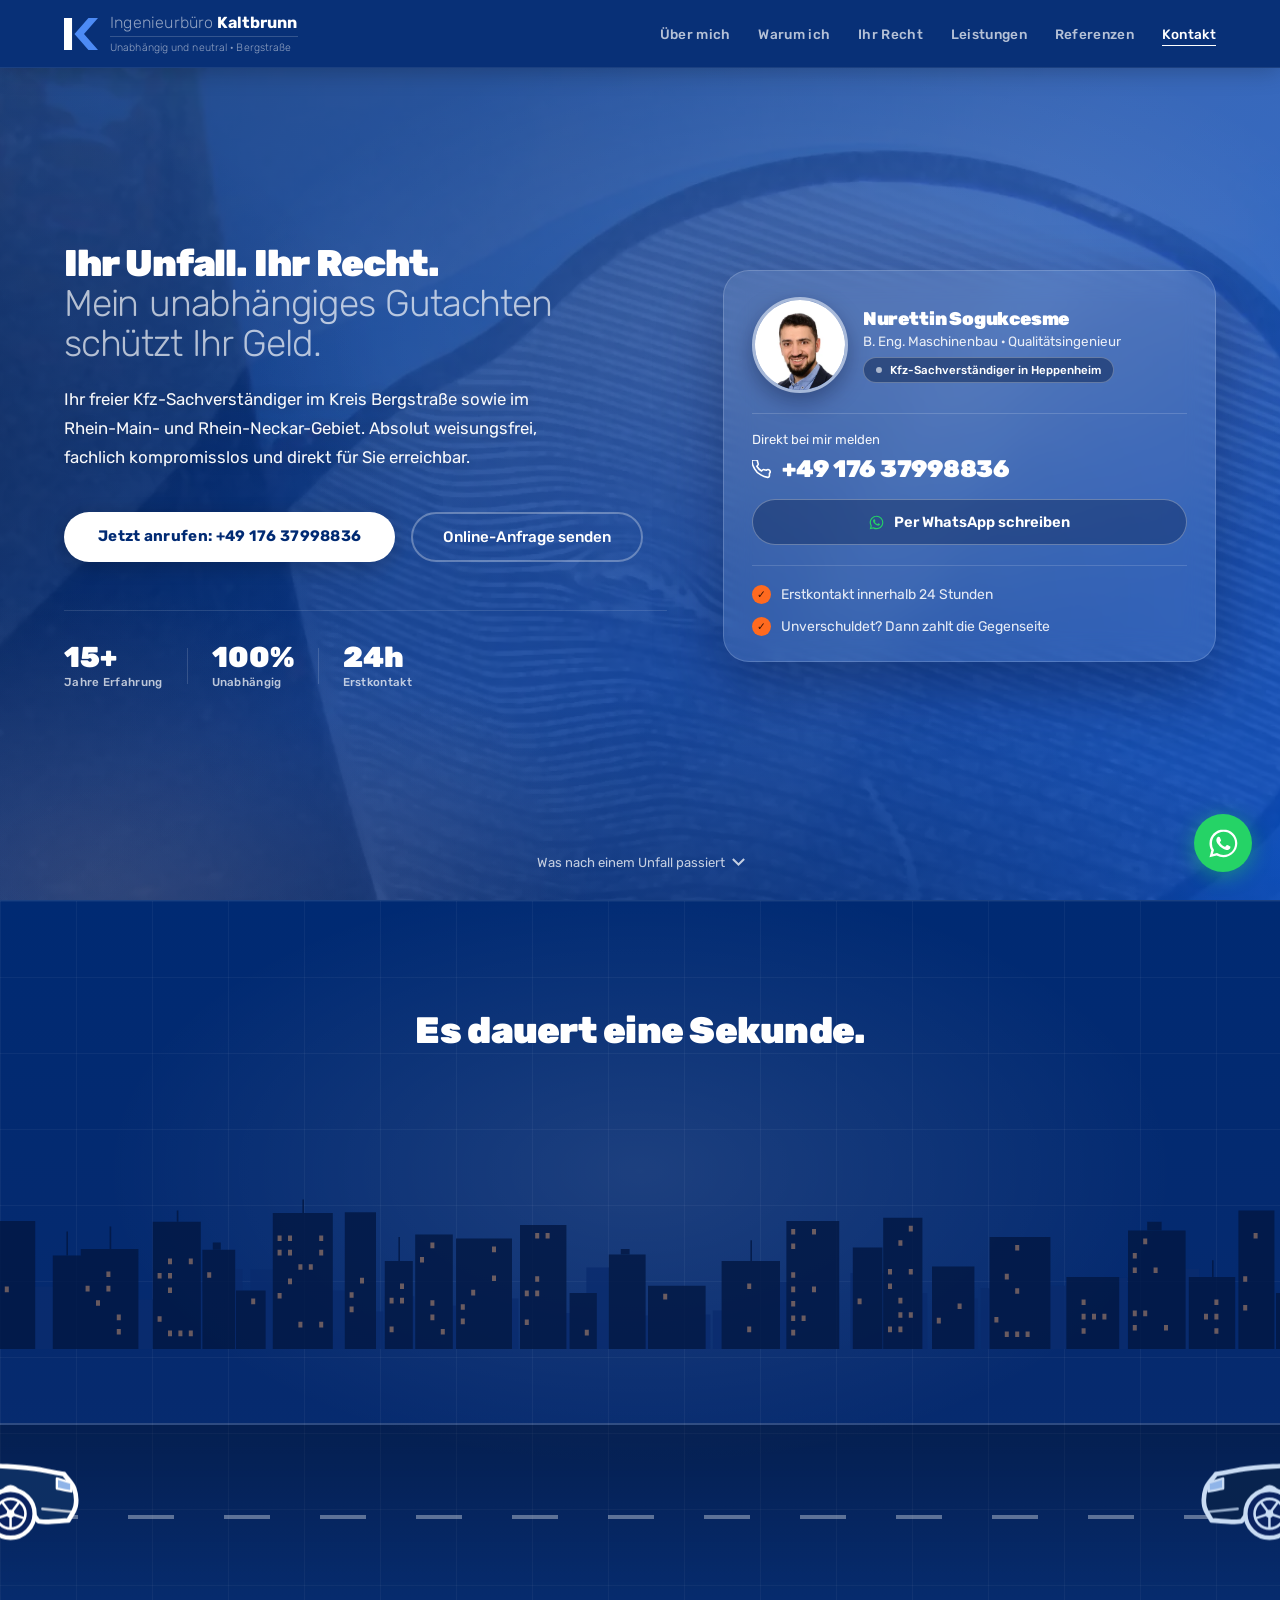
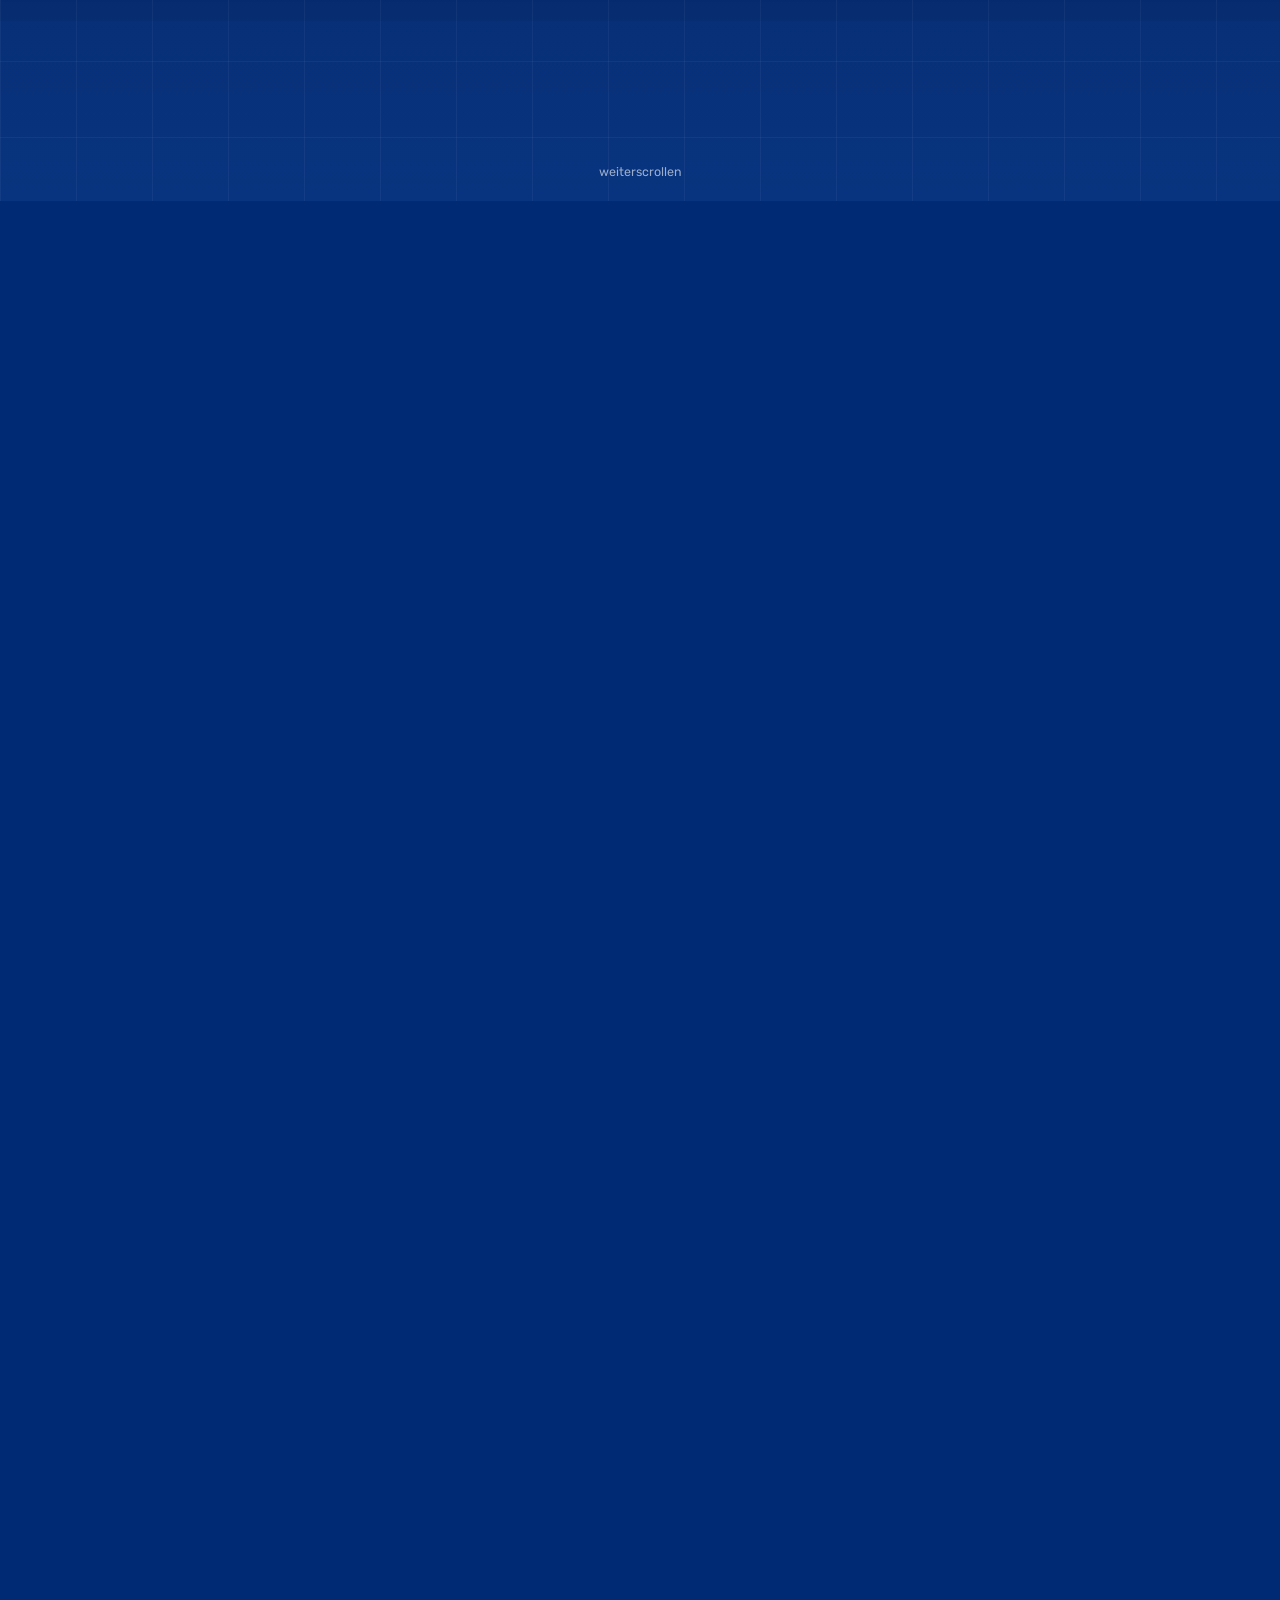
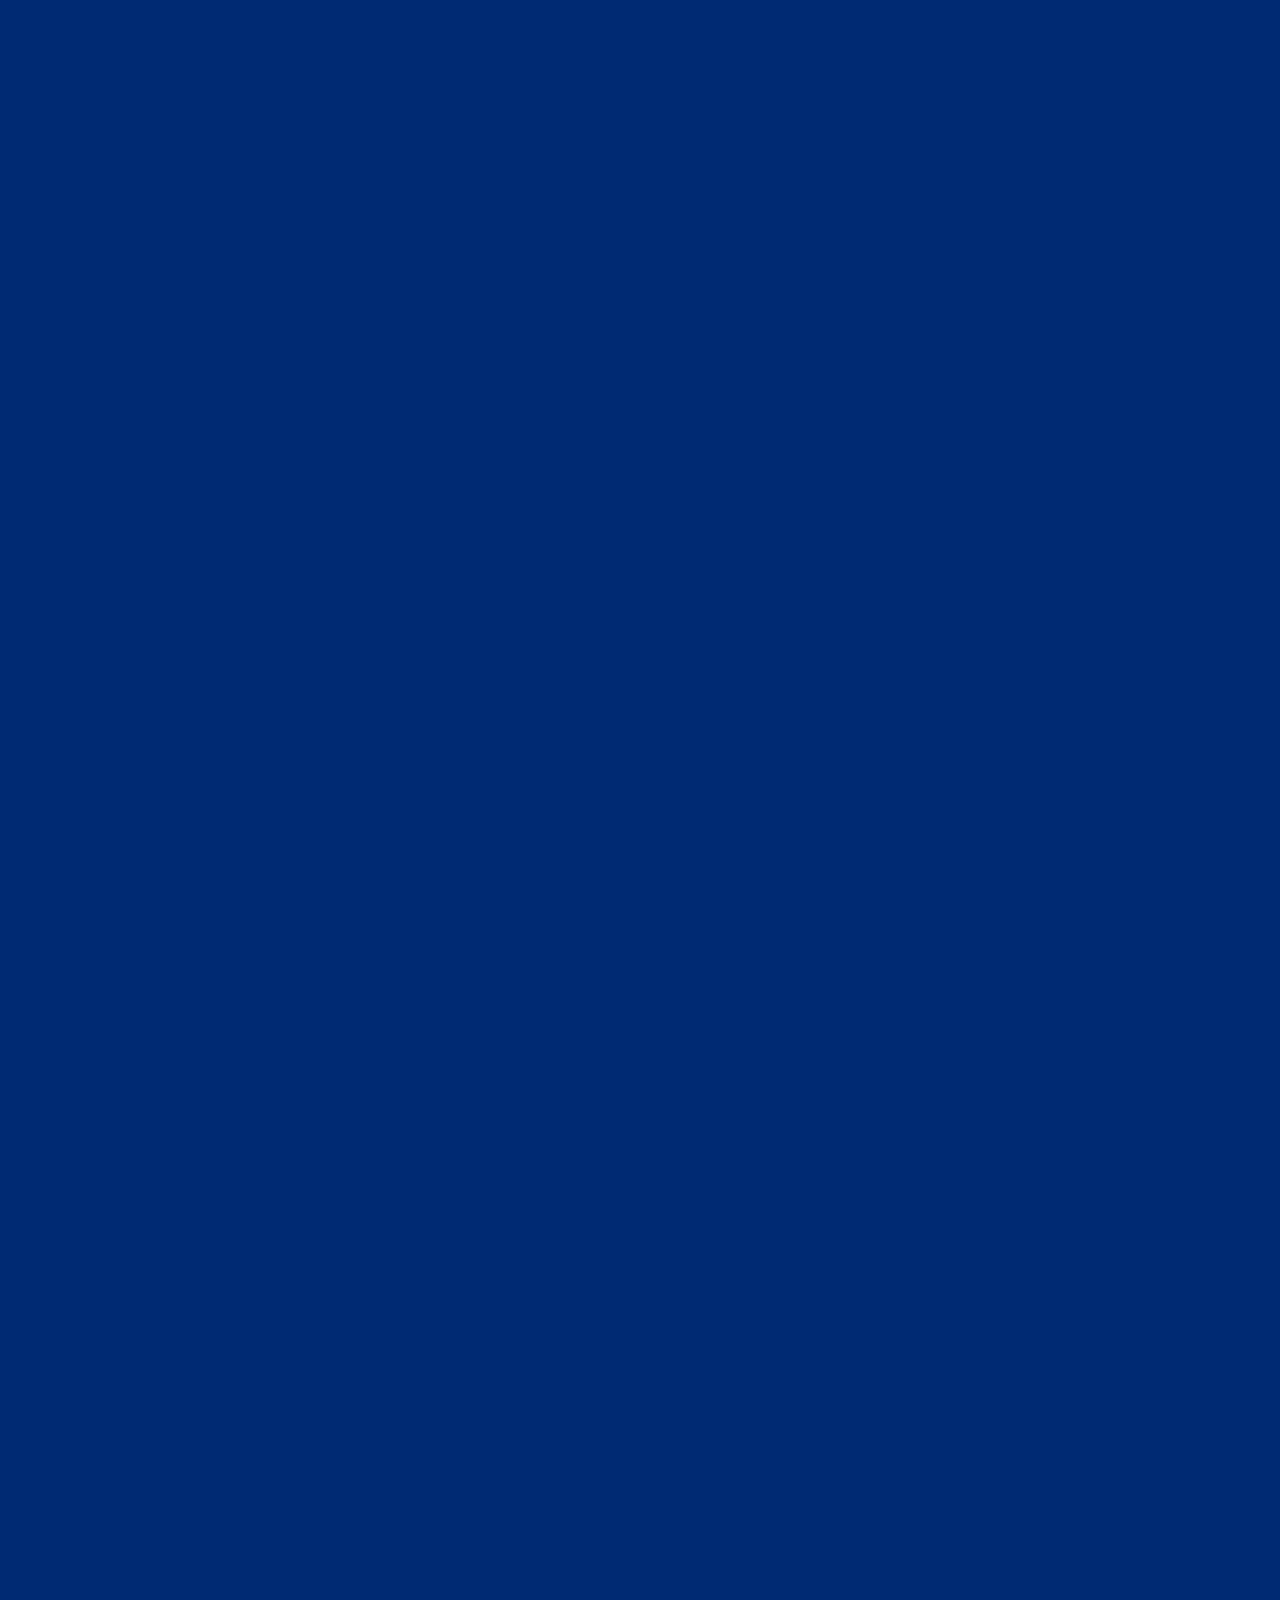
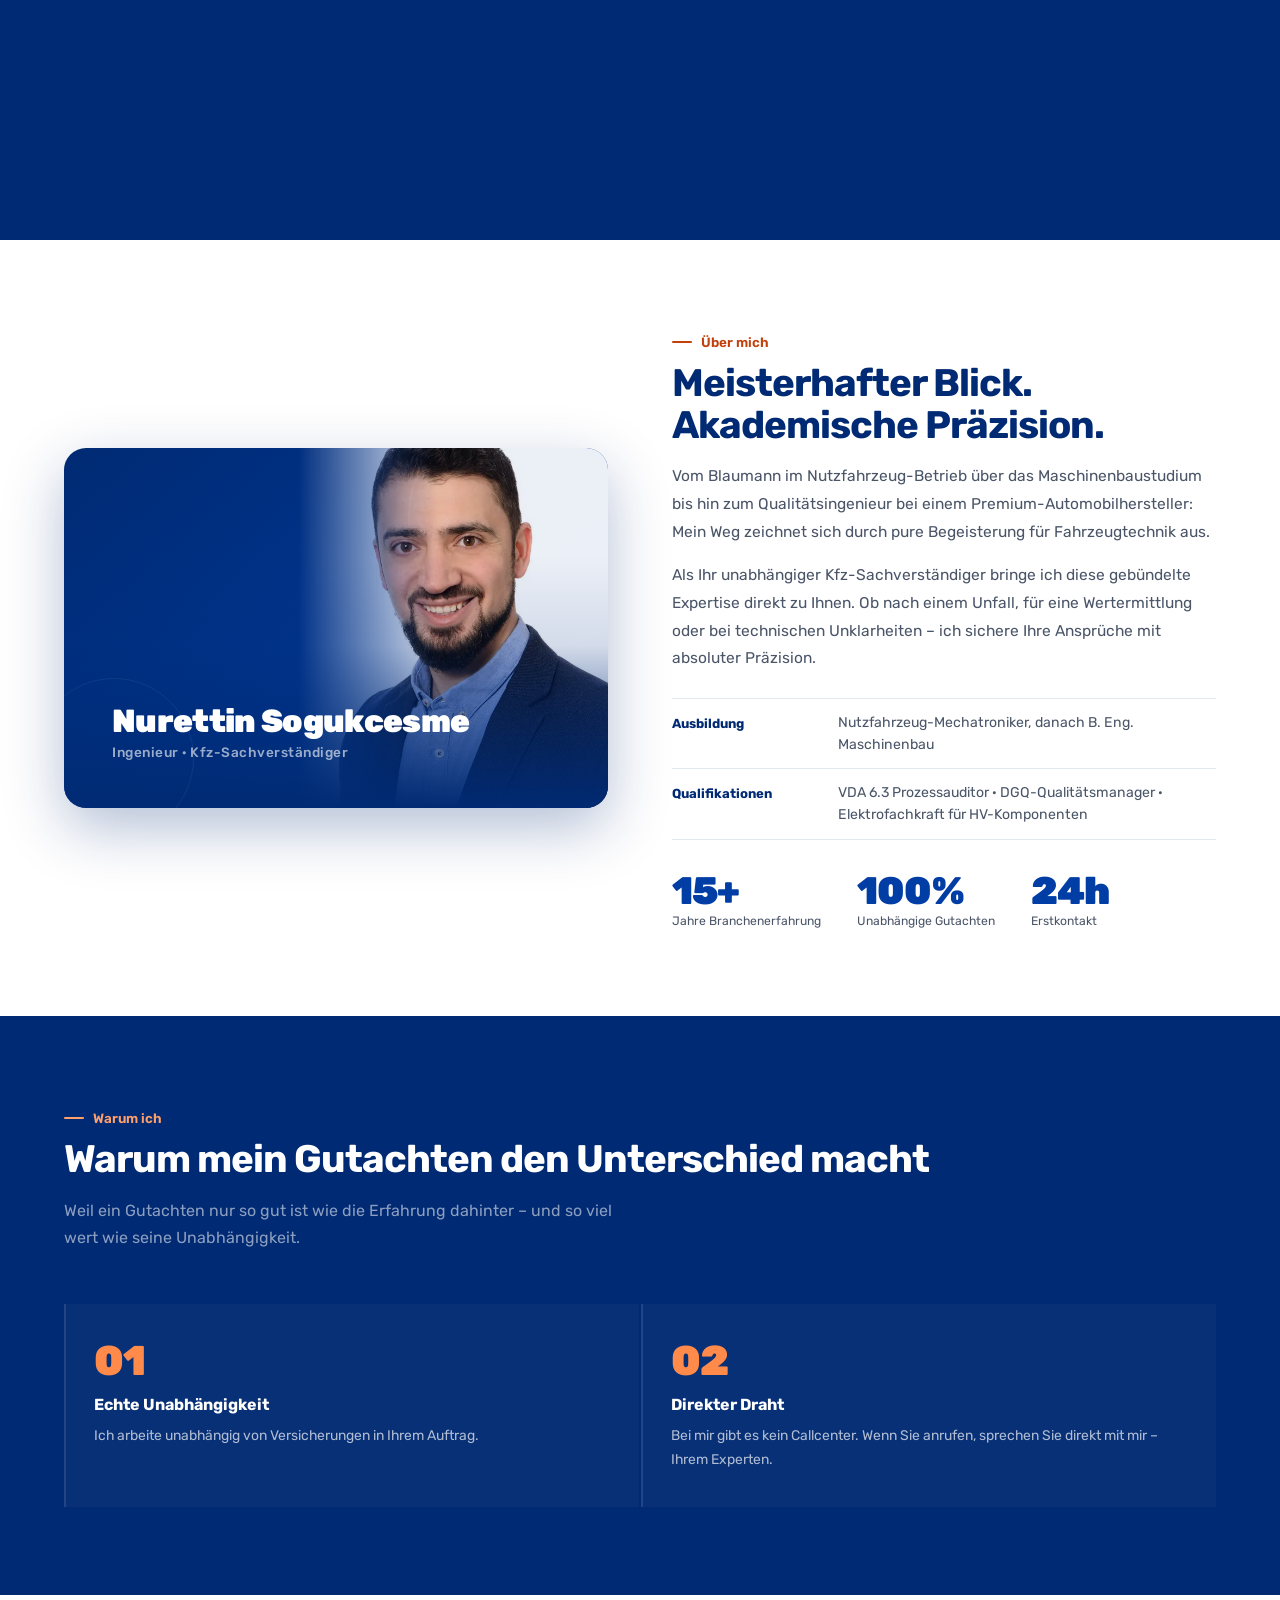
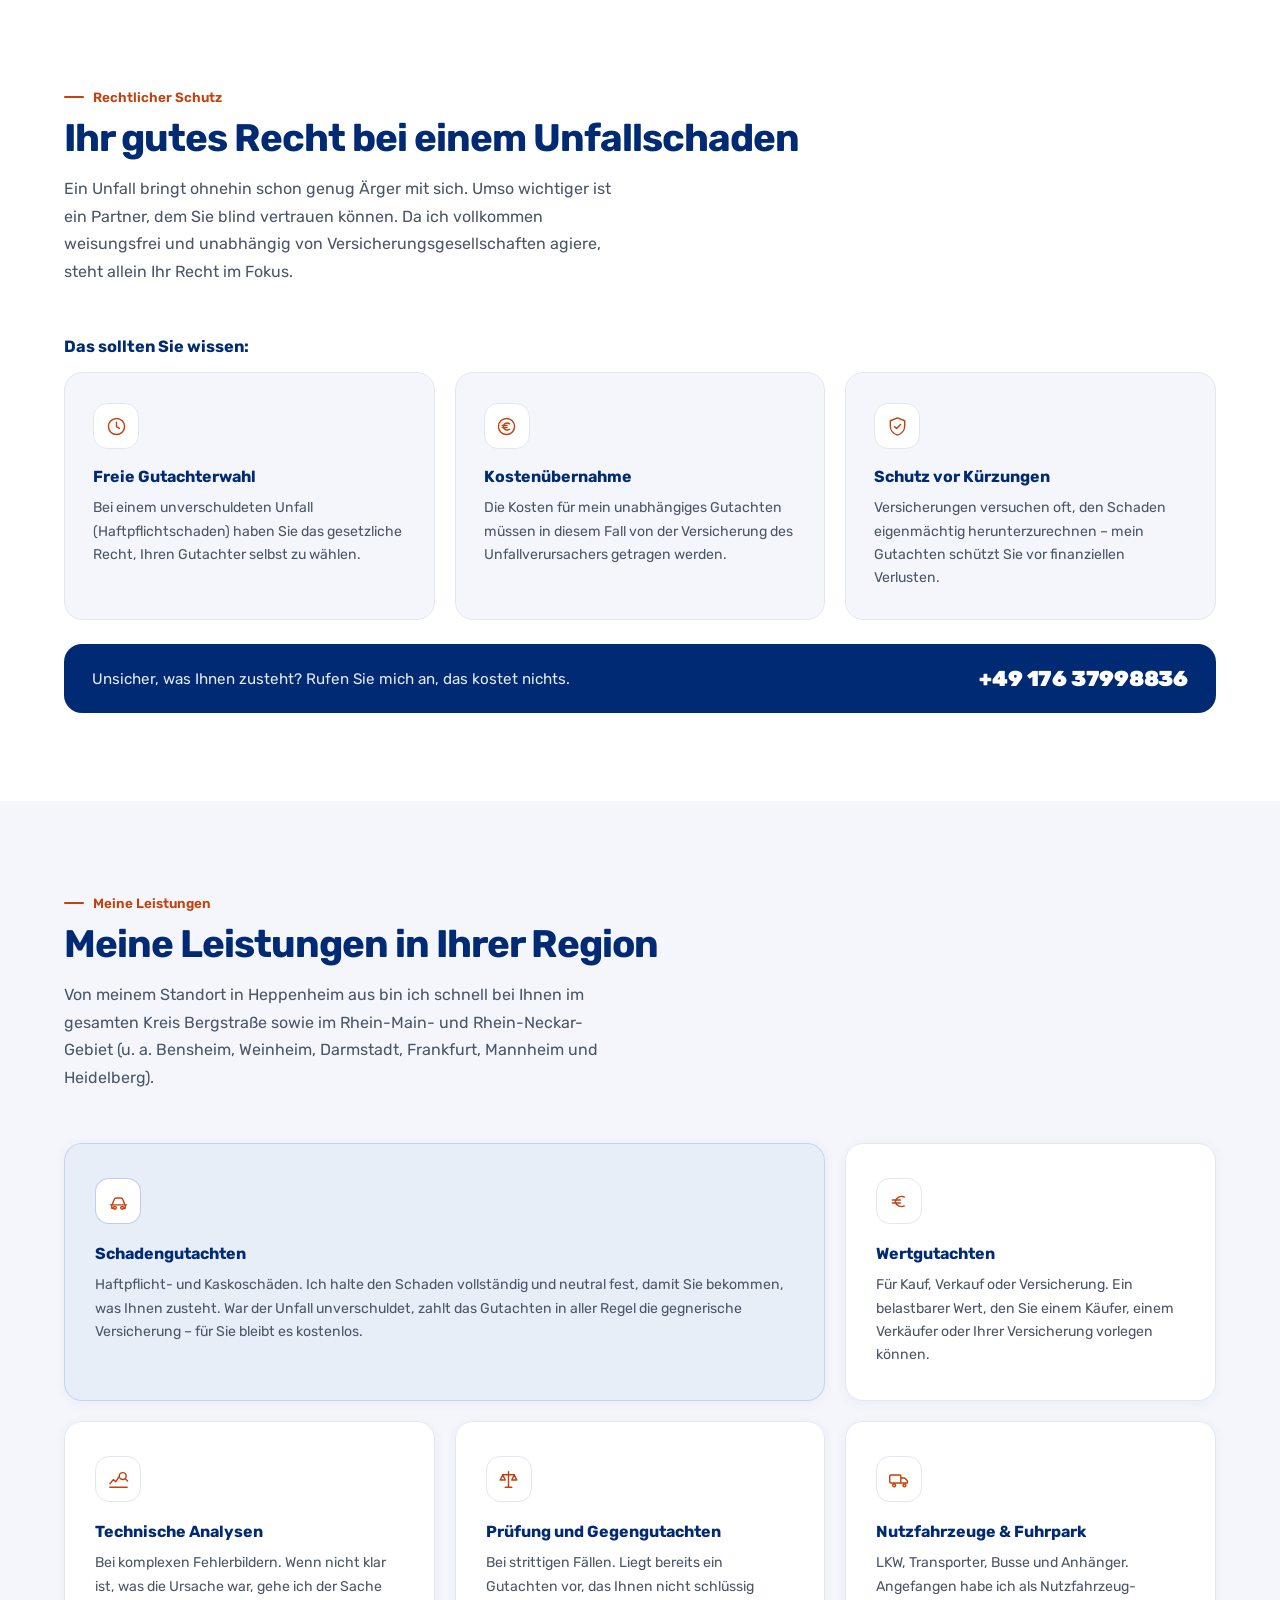
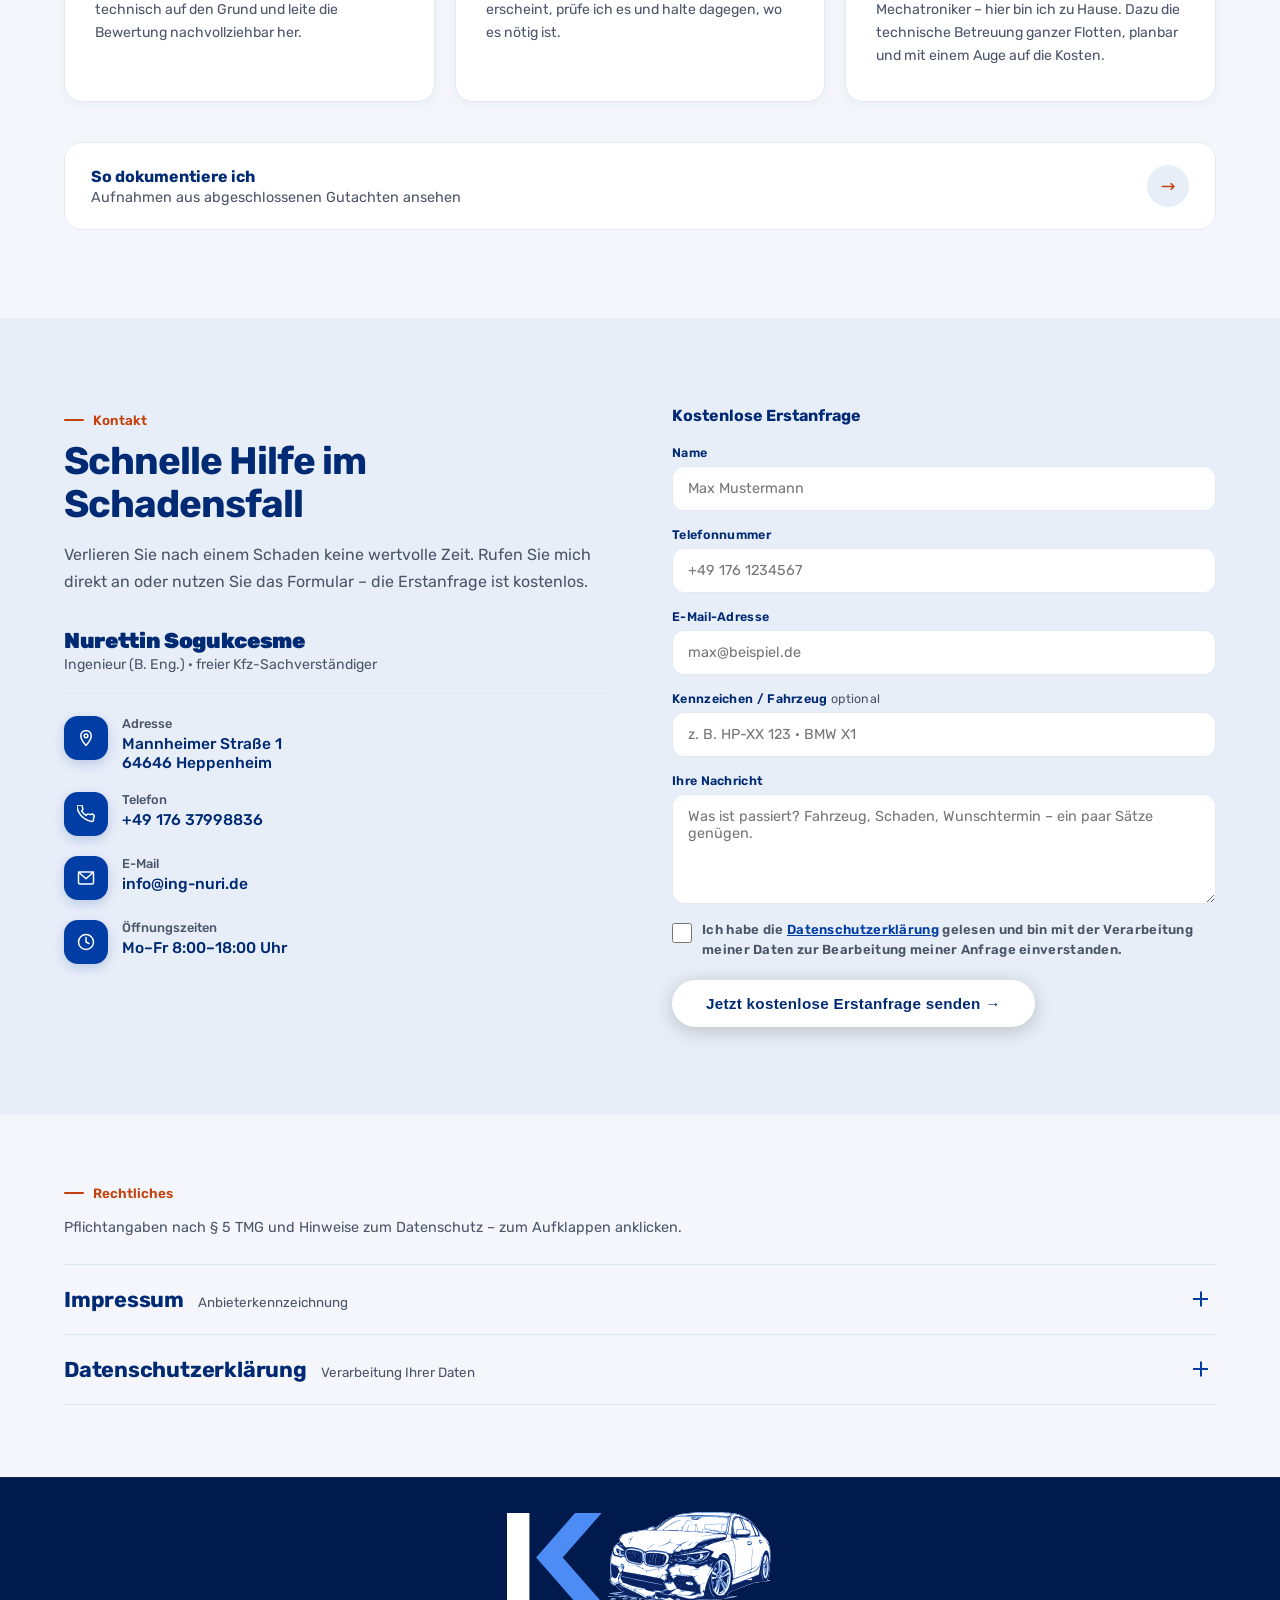
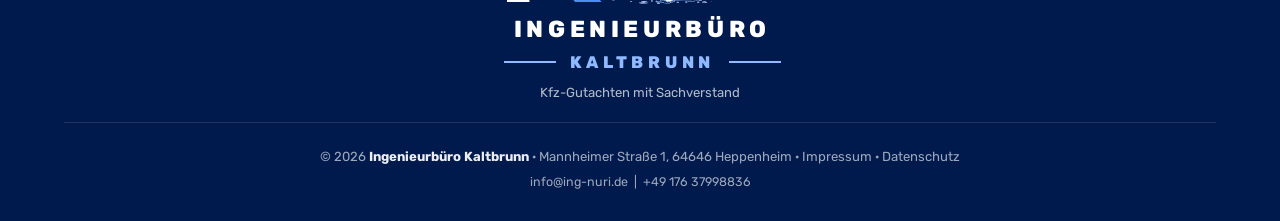
<file: index.html>
<!DOCTYPE html>
<html lang="de">
<head>
  <meta charset="UTF-8"/>
  <meta name="viewport" content="width=device-width, initial-scale=1.0"/>
  <meta name="theme-color" content="#002a73"/>
  <meta name="description" content="Unabhängige Kfz-Gutachten aus Heppenheim: Unfall- und Wertgutachten im Kreis Bergstraße. Gerichtsverwertbar, kurzfristige Termine, Erstberatung kostenfrei."/>
  <meta name="author" content="Nurettin Sogukcesme, Ingenieurbüro Kaltbrunn"/>
  <meta name="robots" content="index, follow, max-image-preview:large"/>
  <link rel="canonical" href="https://www.ing-nuri.de/"/>
  <meta property="og:type" content="website"/>
  <meta property="og:locale" content="de_DE"/>
  <meta property="og:site_name" content="Ingenieurbüro Kaltbrunn"/>
  <meta property="og:title" content="Ingenieurbüro Kaltbrunn – Kfz-Gutachten mit Sachverstand"/>
  <meta property="og:description" content="Unabhängige Kfz-Gutachten aus Heppenheim: Unfall- und Wertgutachten im Kreis Bergstraße. Gerichtsverwertbar, kurzfristige Termine, Erstberatung kostenfrei."/>
  <meta property="og:url" content="https://www.ing-nuri.de/"/>
  <meta name="twitter:card" content="summary_large_image"/>
  <link rel="icon" href="data:image/svg+xml,%3Csvg xmlns='http://www.w3.org/2000/svg' viewBox='0 0 112 112'%3E%3Cdefs%3E%3ClinearGradient id='l' x1='0' y1='0' x2='0' y2='1'%3E%3Cstop offset='0' stop-color='%23ffffff'/%3E%3Cstop offset='1' stop-color='%238fadd4'/%3E%3C/linearGradient%3E%3C/defs%3E%3Ccircle cx='56' cy='56' r='55' fill='%23002a73'/%3E%3Cpath d='M26 69 L20.8 65.1 L27 63.7 L21.8 60.1 L28.6 58.9 L25.6 55.3 L38 56.1 L46.5 55.7 L54 47.9 L71.5 47.9 L79.5 55.7 L93 56.9 L97.4 59.9 L98 69 Z' fill='url(%23l)'/%3E%3Ccircle cx='40' cy='68.5' r='7.6' fill='%230b2f66'/%3E%3Ccircle cx='40' cy='68.5' r='4' fill='%23cfe0f5'/%3E%3Ccircle cx='83' cy='68.5' r='7.6' fill='%230b2f66'/%3E%3Ccircle cx='83' cy='68.5' r='4' fill='%23cfe0f5'/%3E%3Cg stroke='%23ff8a1f' stroke-width='4.4' stroke-linecap='round'%3E%3Cpath d='M19 52 L7 41.5'/%3E%3Cpath d='M25 45.5 L20.5 35'/%3E%3Cpath d='M15 59 L3 57'/%3E%3C/g%3E%3C/svg%3E"/>
  <meta name="format-detection" content="telephone=no"/>
  <title>Ingenieurbüro Kaltbrunn – Kfz-Gutachten mit Sachverstand | Heppenheim</title>
  <style>
    /* Rubik, von Bilal vorgegeben. Variabler Schnitt 300–900, auf die
       lateinische Teilmenge beschraenkt: 34 KB gegenueber 87 KB bei
       Archivo. Open Font License, eingebettet statt nachgeladen –
       die Seite laedt nichts von fremden Servern. */
    @font-face{font-family:'Rubik';font-style:normal;font-weight:300 900;
      font-display:swap;
      src:url([data-uri]) format('woff2');}
    :root {
      --font-sans: 'Rubik', system-ui, -apple-system, 'Segoe UI', sans-serif;
      --font-condensed: 'Rubik', system-ui, -apple-system, 'Segoe UI', sans-serif;
    }
    *, *::before, *::after { box-sizing: border-box; margin: 0; padding: 0; }

    :root {
      --blue:       #003DA5;
      --blue-dark:  #002a73;
      --blue-mid:   #0050cc;
      --blue-light: #5b93e8;   /* Punkt im Siegel */
      --blue-pale:  #e8eef8;
      /* Der Akzent kommt aus dem Feuer der Marke – er nimmt dem
         Behördenblau die Kühle. --flamme-tief ist dieselbe Farbe,
         nur dunkel genug für Text auf Weiß (Kontrast 5,2:1). */
      --flamme:      #ff6a1f;
      --flamme-tief: #c2410c;
      --white:      #ffffff;
      --gray-light: #f4f6fb;
      --gray-mid:   #e2e8f0;
      --gray-text:  #4a5568;
      --text:       #1a202c;
    }

    .skip-link {
      position: fixed; left: 12px; top: -80px; z-index: 300;
      background: var(--white); color: var(--blue-dark);
      padding: 12px 20px; border-radius: 4px; font-weight: 700;
      text-decoration: none; transition: top 0.2s;
    }
    .skip-link:focus { top: 12px; }
    :where(a, button, input, select, textarea, summary):focus-visible {
      outline: 2px solid var(--blue-mid); outline-offset: 3px;
    }
    /* Tippziele in Fußzeile und Rechtstexten auf mindestens 24px */
    footer a, .impressum-block a { display: inline-block; padding-block: 4px; }
    input[type=checkbox] { width: 20px !important; height: 20px !important; }

    /* Schlagzeilen. Archivo hatte eine Breitenachse (font-stretch 84 %),
       Rubik hat keine – die Angabe waere wirkungslos und irrefuehrend und
       ist deshalb raus. Was die schmale Achse an Breite gespart hat, holt
       jetzt die Laufweite zurueck; nachgemessen an den Umbruechen, nicht
       geschaetzt. */
    .hero-content h1, h2.section-title, .ueber-name,
    .stat-num, .warum-num, .footer-claim strong {
      letter-spacing: -0.021em;
    }
    .hero-content h1 { letter-spacing: -0.032em; word-spacing: 0.05em; }
    h2.section-title { letter-spacing: -0.026em; }

    /* Rufnummern, die als Text dastehen und nicht als Verweis: iOS erkennt
       Ziffernfolgen selbst und macht daraus einen Link – im Handy-Schirm der
       Sequenz war die Nummer dadurch unterstrichen, obwohl sie dort nur Bild
       ist. Das Meta im Kopf schaltet diese Erkennung ab; diese Regel faengt
       den Fall, dass ein Browser das Meta ignoriert. Die echten tel:-Verweise
       sind davon nicht betroffen, die stehen als <a> in der Seite. */
    .mini-nummer a, .recht-cta strong a, footer a[href^="tel"],
    .mini-nummer, .recht-cta strong { text-decoration: none; color: inherit; }

    html { scroll-behavior: smooth; -webkit-text-size-adjust: 100%; }
    body { font-family: var(--font-sans); color: var(--text); background: var(--white); overflow-x: hidden; -webkit-tap-highlight-color: transparent; }
    section[id] { scroll-margin-top: 76px; }
    a:focus-visible, button:focus-visible, input:focus-visible, select:focus-visible, textarea:focus-visible {
      outline: 2px solid var(--blue-mid); outline-offset: 2px; border-radius: 3px;
    }
    img { max-width: 100%; }

    /* ── SCROLL REVEAL ── */
    .reveal {
      opacity: 0;
      transform: translateY(36px);
      transition: opacity 0.7s cubic-bezier(.22,1,.36,1), transform 0.7s cubic-bezier(.22,1,.36,1);
    }
    .reveal.visible { opacity: 1; transform: translateY(0); }
    .reveal-left  { opacity: 0; transform: translateX(-40px); transition: opacity 0.7s cubic-bezier(.22,1,.36,1), transform 0.7s cubic-bezier(.22,1,.36,1); }
    .reveal-right { opacity: 0; transform: translateX(40px);  transition: opacity 0.7s cubic-bezier(.22,1,.36,1), transform 0.7s cubic-bezier(.22,1,.36,1); }
    .reveal-left.visible, .reveal-right.visible { opacity: 1; transform: translateX(0); }
    .delay-1 { transition-delay: 0.1s; }
    .delay-2 { transition-delay: 0.2s; }
    .delay-3 { transition-delay: 0.3s; }
    .delay-4 { transition-delay: 0.4s; }

    /* ── NAV ── */
    nav {
      position: fixed; top: 0; left: 0; right: 0; z-index: 100;
      background: rgba(0,42,115,0.97);
      backdrop-filter: blur(12px);
      display: flex; align-items: center; justify-content: space-between;
      padding: 0 5%; height: 68px;
      box-shadow: 0 2px 24px rgba(0,0,0,0.25);
      border-bottom: 1px solid rgba(255,255,255,0.08);
      transition: background 0.3s;
    }
    .nav-logo { display: flex; align-items: center; gap: 12px; text-decoration: none; }
    .nav-stamp {
      width: 34px; height: 32px;
      border: 0; border-radius: 0;
      display: grid; place-items: center;
      color: var(--white); flex-shrink: 0; position: relative;
      transition: opacity 0.3s;
    }
    .nav-stamp::after { content: none; }
    .nav-stamp .marke-k { width: 100%; height: 100%; }
    /* Das Monogramm ist reine Geometrie und traegt bis unter 20 px –
       anders als die Zeichnung, die dort zu Matsch wurde. */
    .nav-stamp { --k-balken: #ffffff; --k-winkel: #4d8bf5; }
    .nav-logo:hover .nav-stamp { opacity: 0.82; }
    .nav-logo:hover .nav-stamp { border-color: rgba(255,255,255,0.9); }
    .nav-title { color: var(--white); font-size: 1rem; font-weight: 700; letter-spacing: 0.2px; }
    .nav-title span { color: rgba(255,255,255,0.55); font-weight: 300; }
    .nav-claim {
      display: block; color: rgba(255,255,255,0.62);
      font-size: 0.66rem; font-weight: 500; letter-spacing: 0.1px;
      margin-top: 4px; padding-top: 4px;
      border-top: 1px solid rgba(255,255,255,0.18);
    }
    .nav-links { display: flex; gap: 28px; list-style: none; }
    /* auf Telefonen bliebe für den Claim nur ein Umbruch – er steht dort in der Fußzeile */
    @media (max-width: 480px) { .nav-claim { display: none; } }
    .nav-links a {
      color: rgba(255,255,255,0.7); text-decoration: none;
      font-size: 0.85rem; font-weight: 500; letter-spacing: 0.3px;
      transition: color 0.2s; position: relative; padding-bottom: 2px;
    }
    .nav-links a::after {
      content: ''; position: absolute; bottom: -2px; left: 0; right: 0;
      height: 1.5px; background: var(--white); transform: scaleX(0);
      transition: transform 0.25s cubic-bezier(.22,1,.36,1);
    }
    .nav-links a:hover { color: var(--white); }
    .nav-links a:hover::after { transform: scaleX(1); }
    .nav-links a.active { color: var(--white); }
    .nav-links a.active::after { transform: scaleX(1); }

    /* Burger (nur mobil sichtbar) */
    .nav-burger {
      display: none;
      background: none; border: none; cursor: pointer;
      width: 44px; height: 44px; margin-right: -8px;
      align-items: center; justify-content: center;
      flex-direction: column; gap: 5px;
      -webkit-tap-highlight-color: transparent;
    }
    .nav-burger span {
      display: block; width: 24px; height: 2px;
      background: var(--white); border-radius: 2px;
      transition: transform 0.3s cubic-bezier(.22,1,.36,1), opacity 0.2s;
    }
    nav.open .nav-burger span:nth-child(1) { transform: translateY(7px) rotate(45deg); }
    nav.open .nav-burger span:nth-child(2) { opacity: 0; }
    nav.open .nav-burger span:nth-child(3) { transform: translateY(-7px) rotate(-45deg); }

    /* Mobiles Menü-Panel */
    .mobile-menu {
      position: fixed; top: 68px; left: 0; right: 0; z-index: 99;
      background: rgba(0,26,77,0.98);
      backdrop-filter: blur(14px);
      -webkit-backdrop-filter: blur(14px);
      border-bottom: 1px solid rgba(255,255,255,0.08);
      box-shadow: 0 16px 40px rgba(0,0,0,0.35);
      display: flex; flex-direction: column;
      padding: 8px 0 16px;
      transform: translateY(-12px); opacity: 0; visibility: hidden; pointer-events: none;
      transition: transform 0.3s cubic-bezier(.22,1,.36,1), opacity 0.3s, visibility 0.3s;
    }
    .mobile-menu.open { transform: translateY(0); opacity: 1; visibility: visible; pointer-events: auto; }
    .mobile-menu a {
      color: rgba(255,255,255,0.85); text-decoration: none;
      font-size: 1rem; font-weight: 500; letter-spacing: 0.3px;
      padding: 14px 6%;
      border-bottom: 1px solid rgba(255,255,255,0.06);
      transition: background 0.2s, color 0.2s;
    }
    .mobile-menu a:active, .mobile-menu a:hover { background: rgba(255,255,255,0.06); color: var(--white); }
    .mobile-menu .mobile-menu-cta {
      margin: 14px 6% 0; text-align: center;
      background: var(--white); color: var(--blue-dark);
      font-weight: 700; border-radius: 100px; border-bottom: none;
      padding: 14px;
    }
    .mobile-menu .mobile-menu-cta:hover, .mobile-menu .mobile-menu-cta:active { background: var(--blue-pale); color: var(--blue-dark); }
    .menu-backdrop {
      position: fixed; inset: 0; z-index: 98;
      background: rgba(0,10,35,0.5);
      opacity: 0; visibility: hidden; pointer-events: none;
      transition: opacity 0.3s, visibility 0.3s;
    }
    .menu-backdrop.open { opacity: 1; visibility: visible; pointer-events: auto; }

    /* ── HERO ── */
    #hero {
      margin-top: 68px;
      /* Hintergrundbild nach Nurettins Vorgabe: ein Fahrzeugdetail, hier die
         Reflexionspruefung auf dunklem Lack. Es liegt ganz unten, darueber
         derselbe Verlauf wie vorher, nur nicht mehr deckend – so bleibt die
         Struktur als Textur sichtbar und der Text behaelt seinen Grund.

         Mobile first: die kleine Fassung (900 px, 19 KB) ist die Grundregel,
         die grosse (1600 px, 43 KB) holt sich erst, wer den Platz hat. */
      background:
        radial-gradient(75% 60% at 64% 32%, rgba(255,255,255,0.13), rgba(255,255,255,0) 62%),
        radial-gradient(58% 52% at 8% 98%, rgba(255,186,140,0.16), rgba(255,186,140,0) 68%),
        radial-gradient(95% 65% at 50% 118%, rgba(0,12,40,0.5), rgba(0,12,40,0) 68%),
        radial-gradient(70% 90% at -10% 50%, rgba(0,12,40,0.32), rgba(0,12,40,0) 60%),
        linear-gradient(135deg, rgba(0,42,115,0.84) 0%, rgba(0,61,165,0.78) 55%, rgba(0,74,199,0.80) 100%),
        /* Am Handy laeuft das Foto nach unten in den Grundton aus. Es liegt
           oben und ist 97,5 vw hoch – das ist genau die Hoehe, die der
           Ausschnitt (800x780) bei voller Breite einnimmt. Der Verlauf
           endet auf demselben --blue-dark, das darunter liegt, deshalb
           sieht man keine Kante. */
        linear-gradient(to bottom, rgba(0,42,115,0) 46%, var(--blue-dark) 100%)
          top center / 100% 97.5vw no-repeat,
        /* Eigener, fast quadratischer Ausschnitt fuers Handy. Der breite
           Streifen wurde hier mit "cover" 6,7-fach hochskaliert – das war
           der Grund, warum das Bild am Handy billig aussah. So sind es
           1,5-fach. */
        url("fotos/anriss-hintergrund-handy.webp") top center / 100% auto no-repeat,
        var(--blue-dark);
      /* Genau eine Bildschirmhoehe, abzueglich der 68 px Navigationsleiste,
         die #hero als margin-top traegt: Anriss und Sequenz enden bzw.
         beginnen damit exakt an der Bildkante, man sieht nie zwei
         Abschnitte gleichzeitig.

         Vorher stand hier 88svh (da lugte die Sequenz 40 px hervor), dann
         kurz min-height: auto – damit endete der Anriss schon bei 72 % der
         Hoehe und die Stadt schob sich mit ins Bild. */
      min-height: calc(100svh - 68px);
      display: flex; align-items: center;
      position: relative; overflow: hidden; padding: 60px 5%;
    }

    /* Der Anriss fuellt genau eine Bildschirmhoehe, damit man nie zwei
       Abschnitte gleichzeitig sieht. Dadurch bleibt unten Platz – bei
       1920x1080 sind es 275 px. Der bekommt hier eine Aufgabe statt leer
       zu stehen: ein Hinweis, dass es weitergeht, und wohin.

       Mobile first: am Handy passt der Anriss ohnehin nicht auf einen
       Schirm, dort gibt es weder Platz noch Grund dafuer. Der Hinweis
       erscheint erst ab 701 px. */
    .hero-weiter { display: none; }
    @media (min-width: 701px) {
      #hero {
        padding-bottom: 96px;
        /* Ab hier ist der Anriss breiter als hoch, das Foto fuellt ihn
           wieder ganz. Der Auslauf-Verlauf faellt weg (none), bleibt aber
           als Ebene stehen: Groessen und Positionen werden Ebene fuer
           Ebene zugeordnet, eine fehlende Ebene wuerde alle folgenden
           verschieben. */
        background-image:
          radial-gradient(75% 60% at 64% 32%, rgba(255,255,255,0.13), rgba(255,255,255,0) 62%),
          radial-gradient(58% 52% at 8% 98%, rgba(255,186,140,0.16), rgba(255,186,140,0) 68%),
          radial-gradient(95% 65% at 50% 118%, rgba(0,12,40,0.5), rgba(0,12,40,0) 68%),
          radial-gradient(70% 90% at -10% 50%, rgba(0,12,40,0.32), rgba(0,12,40,0) 60%),
          linear-gradient(135deg, rgba(0,42,115,0.84) 0%, rgba(0,61,165,0.78) 55%, rgba(0,74,199,0.80) 100%),
          none,
          url("fotos/anriss-hintergrund.webp");
        background-size: auto, auto, auto, auto, auto, auto, cover;
        background-position: 0% 0%, 0% 0%, 0% 0%, 0% 0%, 0% 0%, 0% 0%, center;
        background-repeat: no-repeat;
      }
      .hero-weiter {
        display: flex; align-items: center; gap: 9px;
        position: absolute; left: 50%; bottom: 30px; z-index: 4;
        transform: translateX(-50%);
        color: rgba(255,255,255,0.75); text-decoration: none;
        font-size: 0.82rem; transition: color 0.2s;
      }
      .hero-weiter:hover { color: var(--white); }
      .hero-weiter i {
        display: block; width: 9px; height: 9px;
        border-right: 2px solid currentColor; border-bottom: 2px solid currentColor;
        transform: rotate(45deg) translate(-2px, -2px);
        animation: weiter-tippen 2.2s ease-in-out infinite;
      }
      @keyframes weiter-tippen {
        0%, 100% { transform: rotate(45deg) translate(-2px, -2px); }
        50%      { transform: rotate(45deg) translate(1px, 1px); }
      }
    }
    @media (prefers-reduced-motion: reduce) {
      .hero-weiter i { animation: none; }
    }
    /* Zwei Spalten: links die Aussage, rechts etwas, das man anfassen kann.
       Eine halbe Seite Blau ohne Inhalt sah leer aus – das war sie auch. */
    .hero-inner {
      position: relative; z-index: 4; width: 100%;
      max-width: 1240px; margin: 0 auto;
      /* Etwas mehr Platz links als vorher (1,06/0,94). Rubik laeuft ohne
         Breitenachse breiter als Archivo; die Schlagzeile braucht die
         Spalte, sonst rutscht "Gutachter:" auf eine vierte Zeile. */
      display: grid; grid-template-columns: minmax(0, 1.10fr) minmax(0, 0.90fr);
      gap: 56px; align-items: center;
    }
    @media (max-width: 1080px) { .hero-inner { gap: 36px; } }

    /* ═══ ANRISS-HINTERGRUND — als Block wieder entfernbar ═══════
       Zwei Zutaten: Licht (im Verlauf von #hero) und ein Messblatt.
       Rückgängig: diesen Block löschen und den Verlauf von #hero auf
       den linearen zurücksetzen. */

    /* Nur noch ein feines, driftendes Raster – die Eckmarken und der
       Maßstab am Blattrand sind raus, die haben nach Formular ausgesehen. */
    /* ═══ Ende Anriss-Hintergrund ════════════════════════════════ */

    .btn-call-mobile { display: none; }
      10%  { opacity: 1; }
      90%  { opacity: 0.4; }
      100% { transform: translateY(var(--end-y, -60px)) scale(1); opacity: 0; }
    }

    /* Das einzige verbliebene Raster: gross, blass, langsam driftend. */
    .hero-grid {
      position: absolute; inset: 0; pointer-events: none; z-index: 1;
      background-image: linear-gradient(rgba(255,255,255,0.045) 1px, transparent 1px),
                        linear-gradient(90deg, rgba(255,255,255,0.045) 1px, transparent 1px);
      background-size: 76px 76px;
      animation: grid-drift 26s linear infinite;
    }
    @keyframes grid-drift { 0% { background-position: 0 0; } 100% { background-position: 76px 76px; } }

    .hero-content { position: relative; z-index: 4; max-width: 650px; }
    .hero-eyebrow {
      display: inline-flex; align-items: center; gap: 8px;
      background: rgba(255,255,255,0.1);
      border: 1px solid rgba(255,255,255,0.2);
      color: rgba(255,255,255,0.9);
      font-size: 0.82rem; font-weight: 500; letter-spacing: 0;
      padding: 7px 16px; margin-bottom: 28px; border-radius: 100px;
      animation: fade-down 0.8s cubic-bezier(.22,1,.36,1) both;
    }
    .hero-eyebrow::before { content: ''; width: 6px; height: 6px; background: rgba(255,255,255,0.6); border-radius: 50%; animation: pulse 2s infinite; }
    /* In der Tafel sitzt die Blase unter Name und Funktion. Dort ist die
       Spalte neben dem Foto schmal, deshalb kleiner und ohne den Abstand,
       den sie ueber der Ueberschrift brauchte. */
    .hero-panel .hero-eyebrow {
      align-self: flex-start; margin: 5px 0 0;
      font-size: 0.72rem; padding: 5px 12px; animation: none;
      /* Gegen die echten Bildpunkte der Tafel gemessen. Mit 0,9 Deckkraft
         auf der Schrift waren es 4,36; seit das Hintergrundbild durchkommt,
         reicht auch volles Weiss nicht (4,49). Die Blase bekommt deshalb
         einen eigenen, dunkleren Grund, statt den Schleier fuer alle
         anderen Rollen mit zu verstaerken. */
      color: var(--white);
      background: rgba(0,20,58,0.42); border-color: rgba(255,255,255,0.28);
    }
    @keyframes pulse { 0%,100% { opacity: 1; } 50% { opacity: 0.3; } }
    @keyframes fade-down { from { opacity: 0; transform: translateY(-16px); } to { opacity: 1; transform: translateY(0); } }

    .hero-content h1 {
      font-family: var(--font-condensed);
      /* An den Umbruechen gemessen, nicht geschaetzt: bei 3,5vw/2,7rem
         passte "zum unabhaengigen Gutachter:" in Rubik nicht mehr in
         die Spalte und brach um. */
      font-size: clamp(1.8rem, 2.9vw, 2.5rem); font-weight: 900;
      color: var(--white); line-height: 1.08; margin-bottom: 22px;
      animation: fade-up 0.9s 0.1s cubic-bezier(.22,1,.36,1) both;
    }
    /* 0,68 statt 0,5. Die dritte Zeile ist mit Rubik kleiner geworden
       (21,4 statt 25 px am Handy) und faellt damit unter die Grenze fuer
       grossen Text – ab da gilt 4,5 statt 3,0. Bei 0,5 waren es 3,42.
       An den gerenderten Pixeln gemessen, nicht an der Verlaufsfarbe. */
    .hero-content h1 span { color: rgba(255,255,255,0.68); font-weight: 300; }
    @keyframes fade-up { from { opacity: 0; transform: translateY(24px); } to { opacity: 1; transform: translateY(0); } }

    .hero-content p {
      color: rgba(255,255,255,0.97); font-size: 1.05rem; line-height: 1.72;
      margin-bottom: 40px; max-width: 480px;
      text-shadow: 0 1px 14px rgba(0,10,40,0.3);
      animation: fade-up 0.9s 0.2s cubic-bezier(.22,1,.36,1) both;
    }
    .hero-cta {
      display: flex; gap: 16px; flex-wrap: wrap;
      animation: fade-up 0.9s 0.3s cubic-bezier(.22,1,.36,1) both;
    }
    .btn-primary {
      background: var(--white); color: var(--blue-dark);
      font-weight: 700; padding: 15px 34px; border: none; border-radius: 100px;
      font-size: 0.95rem; cursor: pointer; text-decoration: none; letter-spacing: 0.3px;
      transition: background 0.2s, transform 0.2s, box-shadow 0.2s; display: inline-block;
      box-shadow: 0 4px 20px rgba(0,0,0,0.2);
    }
    .btn-primary:hover { background: var(--blue-pale); transform: translateY(-2px); box-shadow: 0 8px 28px rgba(0,0,0,0.25); }
    .btn-outline {
      border: 2px solid rgba(255,255,255,0.3); color: var(--white);
      font-weight: 500; padding: 14px 30px; border-radius: 100px;
      font-size: 0.95rem; cursor: pointer; text-decoration: none;
      transition: border-color 0.2s, background 0.2s, transform 0.2s; display: inline-block;
    }
    .btn-outline:hover { border-color: var(--white); background: rgba(255,255,255,0.08); transform: translateY(-2px); }

    .hero-stats {
      display: flex; align-items: center; gap: 24px;
      margin-top: 48px;
      padding-top: 32px;
      border-top: 1px solid rgba(255,255,255,0.12);
      animation: fade-up 0.9s 0.45s cubic-bezier(.22,1,.36,1) both;
    }
    .hero-stat-num {
      font-family: var(--font-condensed);
      font-size: 1.8rem; font-weight: 900; color: var(--white); line-height: 1;
    }
    .hero-stat-label {
      font-size: 0.72rem; color: rgba(255,255,255,0.72);
      font-weight: 500; margin-top: 3px; letter-spacing: 0.3px;
    }
    .hero-stat-divider {
      width: 1px; height: 36px;
      background: rgba(255,255,255,0.15); flex-shrink: 0;
    }

    /* Kontakttafel im Anriss. Traegt die Marke in voller Groesse – am Handy
       ist sie damit ueberhaupt zum ersten Mal zu sehen – und darunter das,
       weswegen jemand hier ist: die Nummer. */
    .hero-panel {
      background: rgba(255,255,255,0.09);
      border: 1px solid rgba(255,255,255,0.17);
      border-radius: 26px;
      padding: 26px 28px 24px;
      backdrop-filter: blur(14px); -webkit-backdrop-filter: blur(14px);
      box-shadow: 0 26px 64px rgba(0,10,40,0.34);
      animation: fade-up 0.9s 0.35s cubic-bezier(.22,1,.36,1) both;
    }
    /* Oben in der Tafel steht jetzt ein Foto statt der gezeichneten Marke.
       Klein in der Kopfzeile trägt die Zeichnung; auf 268 px vergrößert
       las sie sich als Clipart. Und ein Gesicht ist ohnehin das stärkere
       Argument als ein Signet. */
    .hero-panel-person {
      display: flex; align-items: center; gap: 15px;
      padding-bottom: 20px;
    }
    .hero-panel-foto {
      width: 96px; height: 96px; flex-shrink: 0;
      border-radius: 50%; object-fit: cover;
      border: 3px solid rgba(255,255,255,0.5);
      box-shadow: 0 8px 22px rgba(0,10,40,0.35);
    }
    .hero-panel-wer { display: flex; flex-direction: column; gap: 3px; min-width: 0; }
    .hero-panel-wer strong {
      font-family: var(--font-condensed);
      font-size: 1.15rem; font-weight: 900; color: var(--white); letter-spacing: -0.01em;
    }
    .hero-panel-wer span { font-size: 0.84rem; color: rgba(255,255,255,0.88); }
    .hero-panel-trenner { height: 1px; background: rgba(255,255,255,0.16); margin-bottom: 18px; }
    .hero-panel-label {
      /* 0,86 ergab mit dem Hintergrundbild darunter 4,47 und damit knapp
         unter AA – die Aufnahme hellt die Tafel leicht auf. */
      font-size: 0.82rem; color: rgba(255,255,255,0.94); margin-bottom: 8px;
    }
    .hero-panel-tel {
      display: flex; align-items: center; gap: 11px;
      color: var(--white); text-decoration: none;
      font-family: var(--font-condensed);
      font-size: 1.5rem; font-weight: 900; letter-spacing: -0.01em;
      transition: opacity 0.2s;
    }
    .hero-panel-tel:hover { opacity: 0.8; }
    .hero-panel-tel svg { width: 19px; height: 19px; flex-shrink: 0; }
    .hero-panel-wa {
      display: flex; align-items: center; justify-content: center; gap: 9px;
      margin-top: 16px;
      /* Dunkles statt hellem Glas: mit dem Hintergrundbild unter der Tafel
         fiel die Beschriftung von 4,84 auf 4,09 und damit unter AA. */
      background: rgba(0,22,64,0.34); color: var(--white);
      border: 1px solid rgba(255,255,255,0.30); text-decoration: none;
      font-size: 0.92rem; font-weight: 600;
      padding: 13px 16px; border-radius: 100px;
      transition: background 0.2s, border-color 0.2s, color 0.2s, transform 0.2s;
    }
    .hero-panel-wa svg { color: #25D366; transition: color 0.2s; }
    .hero-panel-wa:hover, .hero-panel-wa:active {
      background: #25D366; border-color: #25D366; color: #05341a; transform: translateY(-1px);
    }
    .hero-panel-wa:hover svg, .hero-panel-wa:active svg { color: #05341a; }
    .hero-panel-wa svg { width: 17px; height: 17px; flex-shrink: 0; }
    .hero-panel-punkte {
      list-style: none; margin-top: 20px; padding-top: 18px;
      border-top: 1px solid rgba(255,255,255,0.14);
      display: flex; flex-direction: column; gap: 11px;
    }
    .hero-panel-punkte li {
      display: flex; align-items: flex-start; gap: 10px;
      font-size: 0.87rem; line-height: 1.5; color: rgba(255,255,255,0.88);
    }
    .hero-panel-punkte li::before {
      content: '✓'; flex-shrink: 0;
      width: 19px; height: 19px; margin-top: 1px; border-radius: 50%;
      /* Vorher 40 % Deckkraft – das las sich braun. Jetzt das Orange der
         Seite (--flamme), und der Haken dunkel darauf, weil Weiss auf
         diesem Orange nicht traegt. */
      background: var(--flamme); border: 0;
      display: grid; place-items: center;
      font-size: 0.66rem; font-weight: 700; color: #3d1300;
    }

    /* ── SHARED ── */
    section { padding: 88px 5%; }
    /* Gesperrte Versalien sind die Schrift von Formularen und Schildern.
       Stattdessen: normale Schreibweise, warmer Akzent, kurzer Strich. */
    .section-label {
      display: inline-flex; align-items: center; gap: 9px;
      font-size: 0.84rem; font-weight: 600; letter-spacing: 0;
      text-transform: none; color: var(--flamme-tief); margin-bottom: 12px;
    }
    .section-label::before {
      content: ''; width: 20px; height: 2px; border-radius: 2px;
      background: currentColor; flex-shrink: 0;
    }
    h2.section-title {
      font-family: var(--font-condensed);
      font-size: clamp(1.9rem, 3vw, 2.6rem); font-weight: 700;
      color: var(--blue-dark); margin-bottom: 16px; line-height: 1.1;
    }
    .section-intro {
      color: var(--gray-text); font-size: 1rem; line-height: 1.72;
      max-width: 560px; margin-bottom: 52px;
    }

    /* ── LEISTUNGEN ── */
    #leistungen { background: var(--gray-light); }
    .leistungen-grid {
      display: grid; grid-template-columns: repeat(3, 1fr);
      gap: 20px;
    }
    .leistung-card:first-child { grid-column: span 2; }
    @media (max-width: 1000px) {
      .leistungen-grid { grid-template-columns: repeat(2, 1fr); }
      .leistung-card:first-child { grid-column: span 2; }
    }
    @media (max-width: 680px) {
      .leistungen-grid { grid-template-columns: 1fr; }
      .leistung-card:first-child { grid-column: auto; }
    }
    .leistung-card {
      background: var(--white);
      border: 1px solid var(--gray-mid);
      padding: 34px 30px; border-radius: 18px;
      box-shadow: 0 2px 12px rgba(0,61,165,0.05);
      transition: transform 0.45s cubic-bezier(.16,1,.3,1), box-shadow 0.45s cubic-bezier(.16,1,.3,1);
    }
    .leistung-card:hover { transform: translateY(-3px); box-shadow: 0 16px 40px rgba(0,42,115,0.13); }
    .leistung-card.featured { background: var(--blue-pale); border-color: rgba(0,61,165,0.14); }
    .leistung-icon {
      width: 46px; height: 46px; margin-bottom: 20px;
      border: 1px solid var(--gray-mid); border-radius: 14px;
      display: grid; place-items: center; color: var(--flamme-tief);
      background: var(--white);
      transition: border-color 0.3s, background 0.3s, color 0.3s;
    }
    .leistung-icon svg {
      width: 23px; height: 23px; fill: none; stroke: currentColor;
      stroke-width: 1.5; stroke-linecap: round; stroke-linejoin: round;
    }
    .leistung-card:hover .leistung-icon { border-color: var(--flamme-tief); background: var(--flamme-tief); color: var(--white); }
    .leistung-card.featured .leistung-icon { border-color: rgba(0,61,165,0.25); }
    .leistung-card h3 { font-size: 1rem; font-weight: 700; color: var(--blue-dark); margin-bottom: 10px; }
    .leistung-card p { font-size: 0.88rem; color: var(--gray-text); line-height: 1.65; }

    .ref-teaser {
      display: flex; align-items: center; justify-content: space-between; gap: 20px;
      /* 40 statt 26: den Abstand zum Raster hielt vorher der
         Fahrzeugstreifen, der dazwischen stand. */
      margin-top: 40px; padding: 22px 26px;
      background: var(--white); border: 1px solid var(--gray-mid); border-radius: 18px;
      text-decoration: none; color: inherit;
      transition: border-color 0.25s, box-shadow 0.25s, transform 0.25s;
    }
    .ref-teaser:hover {
      border-color: var(--flamme); transform: translateY(-2px);
      box-shadow: 0 14px 34px rgba(0,42,115,0.12);
    }
    .ref-teaser-text { display: flex; flex-direction: column; gap: 3px; font-size: 0.9rem; color: var(--gray-text); }
    .ref-teaser-text strong { font-size: 1rem; color: var(--blue-dark); }
    .ref-teaser-pfeil {
      flex-shrink: 0; width: 42px; height: 42px; border-radius: 50%;
      background: var(--blue-pale); color: var(--flamme-tief);
      display: grid; place-items: center; font-size: 1.1rem;
      transition: background 0.25s, color 0.25s, transform 0.25s;
    }
    .ref-teaser:hover .ref-teaser-pfeil { background: var(--flamme-tief); color: var(--white); transform: translateX(3px); }

    /* ── ÜBER NURI ── */
    #ueber { background: var(--white); }
    .ueber-inner { display: grid; grid-template-columns: 1fr 1fr; gap: 64px; align-items: center; }
    .ueber-visual {
      background: linear-gradient(140deg, var(--blue-dark) 0%, var(--blue) 100%);
      border-radius: 22px; padding: 48px;
      position: relative; overflow: hidden; min-height: 360px;
      display: flex; flex-direction: column; justify-content: flex-end;
      box-shadow: 0 20px 60px rgba(0,42,115,0.3);
    }
    .ueber-visual::before {
      content: ''; position: absolute; top: -60px; right: -60px;
      width: 260px; height: 260px;
      border: 2px solid rgba(255,255,255,0.08); border-radius: 50%;
      animation: orbit 12s linear infinite;
    }
    .ueber-visual::after {
      content: ''; position: absolute; bottom: -30px; left: -30px;
      width: 160px; height: 160px;
      border: 1.5px solid rgba(255,255,255,0.06); border-radius: 50%;
      animation: orbit 18s linear infinite reverse;
    }
    @keyframes orbit { from { transform: rotate(0deg) scale(1); } to { transform: rotate(360deg) scale(1.05); } }
    .ueber-photo {
      position: absolute; top: 0; right: 0; bottom: 0; left: 0;
      z-index: 0;
    }
    .ueber-photo img {
      position: absolute; right: 0; bottom: 0;
      height: 115%; width: auto; max-width: none;
      object-fit: cover; object-position: top center;
      -webkit-mask-image: linear-gradient(to left, black 55%, transparent 100%);
      mask-image: linear-gradient(to left, black 55%, transparent 100%);
      opacity: 0.92;
    }
    .ueber-photo::after {
      content: '';
      position: absolute; inset: 0;
      background: linear-gradient(0deg, var(--blue-dark) 0%, rgba(0,42,115,0.1) 45%, transparent 70%);
    }
    .ueber-visual::after { z-index: 0; }
    .ueber-name { font-family: var(--font-condensed); font-size: 2rem; font-weight: 900; color: var(--white); margin-bottom: 4px; position: relative; z-index: 1; }
    .ueber-role { color: rgba(255,255,255,0.6); font-size: 0.85rem; font-weight: 500; letter-spacing: 0.5px; position: relative; z-index: 1; }
    .ueber-text p { color: var(--gray-text); font-size: 0.97rem; line-height: 1.78; margin-bottom: 16px; }
    .ueber-fakten { list-style: none; margin-top: 26px; border-top: 1px solid var(--gray-mid); }
    .ueber-fakten li {
      padding: 13px 0; border-bottom: 1px solid var(--gray-mid);
      font-size: 0.88rem; line-height: 1.55; color: var(--gray-text);
      display: grid; grid-template-columns: 150px 1fr; gap: 16px;
    }
    .ueber-fakten b {
      font-size: 0.82rem; font-weight: 700; color: var(--blue-dark);
      align-self: start; padding-top: 2px;
    }
    @media (max-width: 560px) { .ueber-fakten li { grid-template-columns: 1fr; gap: 4px; } }
    .ueber-stats { display: flex; gap: 36px; margin-top: 32px; }
    .stat { }
    .stat-num {
      font-family: var(--font-condensed); font-size: 2.4rem; font-weight: 900;
      color: var(--blue); line-height: 1;
      transition: transform 0.3s;
    }
    .stat:hover .stat-num { transform: scale(1.08); }
    .stat-label { font-size: 0.76rem; color: var(--gray-text); margin-top: 4px; }

    /* ── WARUM ── */
    #warum { background: var(--blue-dark); }
    #warum .section-label { color: #ffa06a; }
    #warum h2.section-title { color: var(--white); }
    #warum .section-intro { color: rgba(255,255,255,0.55); }
    .warum-grid { display: grid; grid-template-columns: repeat(auto-fit, minmax(220px, 1fr)); gap: 2px; }
    .warum-item {
      background: rgba(255,255,255,0.03); padding: 36px 28px;
      border-left: 2px solid rgba(255,255,255,0.1);
      transition: background 0.3s, border-left-color 0.3s;
    }
    .warum-item:hover { background: rgba(255,255,255,0.06); border-left-color: rgba(255,138,74,0.6); }
    .warum-num {
      font-family: var(--font-condensed); font-size: 2.6rem; font-weight: 900;
      line-height: 1; margin-bottom: 14px;
      color: #ff8a4a;
      transition: color 0.4s, transform 0.4s;
    }
    .warum-item:hover .warum-num { color: #ffa06a; transform: translateY(-2px); }
    .warum-item h3 { font-size: 1rem; font-weight: 700; color: var(--white); margin-bottom: 10px; }
    .warum-item p { font-size: 0.87rem; color: rgba(255,255,255,0.68); line-height: 1.68; }


    /* ── IHR GUTES RECHT ── */
    #ihr-recht { background: var(--white); }
    .recht-inner { max-width: 1240px; margin: 0 auto; }
    .recht-vorspann {
      font-family: var(--font-condensed); font-weight: 700;
      font-size: 1.02rem; color: var(--blue-dark);
      margin: 30px 0 16px;
    }
    .recht-karten {
      display: grid; grid-template-columns: repeat(auto-fit, minmax(280px, 1fr));
      gap: 20px;
    }
    .recht-karte {
      background: var(--gray-light); border: 1px solid var(--gray-mid);
      border-radius: 18px; padding: 30px 28px;
      transition: transform 0.45s cubic-bezier(.16,1,.3,1), box-shadow 0.45s cubic-bezier(.16,1,.3,1);
    }
    .recht-karte:hover { transform: translateY(-3px); box-shadow: 0 16px 40px rgba(0,42,115,0.12); }
    .recht-symbol {
      width: 46px; height: 46px; margin-bottom: 18px;
      border: 1px solid var(--gray-mid); border-radius: 14px; background: var(--white);
      display: grid; place-items: center; color: var(--flamme-tief);
      transition: border-color 0.3s, background 0.3s, color 0.3s;
    }
    .recht-symbol svg {
      width: 23px; height: 23px; fill: none; stroke: currentColor;
      stroke-width: 1.5; stroke-linecap: round; stroke-linejoin: round;
    }
    .recht-karte:hover .recht-symbol { border-color: var(--flamme-tief); background: var(--flamme-tief); color: var(--white); }
    .recht-karte h3 { font-size: 1rem; font-weight: 700; color: var(--blue-dark); margin-bottom: 10px; }
    .recht-karte p { font-size: 0.88rem; color: var(--gray-text); line-height: 1.65; }
    .recht-cta {
      display: flex; align-items: center; justify-content: space-between;
      gap: 20px; flex-wrap: wrap;
      margin-top: 24px; padding: 22px 28px;
      background: var(--blue-dark); border-radius: 18px;
      text-decoration: none; transition: background 0.25s, transform 0.25s;
    }
    .recht-cta:hover { background: var(--blue); transform: translateY(-2px); }
    .recht-cta span { color: rgba(255,255,255,0.9); font-size: 0.95rem; }
    .recht-cta strong {
      font-family: var(--font-condensed); font-size: 1.35rem; font-weight: 900;
      color: var(--white); letter-spacing: -0.01em; white-space: nowrap;
    }
    @media (max-width: 600px) {
      .recht-karte { padding: 24px 22px; }
      .recht-cta { padding: 20px 22px; gap: 10px; }
      .recht-cta strong { font-size: 1.2rem; }
    }


    /* ══ UNFALL-SEQUENZ ═══════════════════════════════════════════════════
       Scroll-Erzaehlung: zwei Wagen stossen zusammen, einer der Beteiligten
       ruft diese Seite auf. Bewusst hinter dem Anriss – ein Vorspann haette
       genau die Anrufe gekostet, um die es geht.
       Gesteuert wird ueber vier Fortschrittswerte, die das Skript als
       CSS-Variablen setzt; hier steht nur, was daraus wird. */
    /* Die feine Linie oben ersetzt die Kante, die vorher die
       Vertrauensleiste gezogen hat – ohne sie laufen Anriss und Sequenz
       als ein einziges blaues Feld ineinander. */
    .unfall {
      height: 460vh; position: relative; padding: 0;
      background: var(--blue-dark);
      border-top: 1px solid rgba(255,255,255,0.10);
    }
    .unfall-buehne { position: sticky; top: 0; height: 100vh; height: 100svh; overflow: hidden; }
    .unfall-szene {
      --anfahrt: 0; --knall: 0; --nach: 0;
      --aussteigen: 0; --gang: 0; --tasche: 0; --hoch: 0;
      --handy: 0; --zoom: 0;
      position: absolute; inset: 0; overflow: hidden;
      background:
        radial-gradient(70% 55% at 50% 30%, rgba(255,255,255,0.10), rgba(255,255,255,0) 60%),
        linear-gradient(180deg, var(--blue-dark) 0%, #062a6e 55%, #08347f 100%);
    }
    .nur-vorlesen {
      position: absolute; width: 1px; height: 1px; overflow: hidden;
      clip: rect(0 0 0 0); clip-path: inset(50%); white-space: nowrap;
    }

    .unfall-himmel {
      position: absolute; inset: 0;
      background-image:
        linear-gradient(rgba(255,255,255,0.045) 1px, transparent 1px),
        linear-gradient(90deg, rgba(255,255,255,0.045) 1px, transparent 1px);
      background-size: 76px 76px;
      opacity: calc(1 - var(--zoom));
    }

    /* Stadt hinter allem. Mobile first: am Handy eine feste Bandhoehe mit
       xMidYMax slice – die Silhouette wird dort seitlich beschnitten statt
       flachgedrueckt, sonst stuenden bei 390 px nur 54 px hohe Kloetze da. 96 px ergibt
       dort Massstab 0,44 statt 0,24.
       Ab 701 px folgt die Hoehe dem Seitenverhaeltnis der Zeichnung, dann
       passt sie ohne Beschnitt.

       Kein Bild, sondern zwei Silhouetten als je ein Pfad plus einer fuer
       alle Fenster: 3,4 KB, neben der eingebetteten Schrift faellt das
       nicht auf. */
    .stadt {
      position: absolute; left: 0; right: 0; bottom: 42%;
      height: 96px; z-index: 0; pointer-events: none;
      opacity: calc(0.9 * (1 - var(--zoom)));
    }
    .stadt svg { width: 100%; height: 100%; display: block; }
    @media (min-width: 701px) {
      .stadt { height: auto; aspect-ratio: 1600 / 220; }
    }

    .strasse {
      position: absolute; left: -5%; right: -5%; top: 58%; height: 22%;
      background: linear-gradient(180deg, rgba(0,0,0,0.28), rgba(0,0,0,0.05));
      border-top: 2px solid rgba(255,255,255,0.16);
      opacity: calc(1 - var(--zoom));
    }
    .strasse-striche {
      position: absolute; left: 0; right: 0; top: 46%; height: 4px;
      background: repeating-linear-gradient(90deg,
        rgba(255,255,255,0.5) 0 46px, rgba(255,255,255,0) 46px 96px);
      opacity: 0.7;
    }

    .wagen {
      position: absolute; top: 64%; left: 50%; z-index: 2;
      width: clamp(180px, 28vw, 350px);
      opacity: calc(1 - var(--zoom));
      will-change: transform;
    }
    .wagen .skizze { width: 100%; height: auto; display: block; }
    /* Zwei Wagen, nicht zweimal derselbe: der Gegner ist eine Spur dunkler
       und kuehler. */
    .wagen-a { --sk-lack: #0d2f63; --sk-glas: #3f6fb5; --sk-linie: #ffffff; }
    .wagen-b { --sk-lack: #08234e; --sk-glas: #2f5896; --sk-linie: #c9dcf4; }
    .wagen-dreh { transform-origin: 50% 80%; }

    /* Der nahe Wagen kommt von links, der Gegner von rechts. Nach dem
       Aufprall federn beide zurueck und stehen schief. */
    /* -100 % heisst: rechte Kante (die Front) genau in der Bildmitte. Bei
       -96 % stand die Front 4 % einer Wagenlaenge DAHINTER, beim Gegner
       ebenso – die beiden fuhren also acht Prozent ineinander, statt sich
       zu treffen. Waehrend des Knalls schieben sie sich um zwei Prozent
       ineinander (das ist die Knautschung), danach federn sie auseinander. */
    .wagen-a {
      transform: translate(calc(-260% + var(--anfahrt) * 160%
                                + var(--knall) * 2% + var(--nach) * -14%), -50%);
    }
    .wagen-a .wagen-dreh { transform: rotate(calc(var(--nach) * -5deg)); }
    .wagen-b {
      transform: translate(calc(160% - var(--anfahrt) * 160%
                                - var(--knall) * 2% + var(--nach) * 14%), -50%) scaleX(-1);
    }
    .wagen-b .wagen-dreh { transform: rotate(calc(var(--nach) * 4deg)); }


    /* Die Figur. Hier stand ein Strichmaennchen aus CSS-Kaesten – erst
       sechs Balken, dann mit Gelenken, Haenden und Fuessen. Beweglich war
       es, gut sah es nie aus: eine Figur, der man die Mechanik ansieht.
       Jetzt ist es eine gezeichnete Figur aus marke/bau_mensch.py, im
       selben Strich wie die Wagen – gefuellte Flaeche, weisser Umriss.

       Sie steht bei z-index 1 hinter den Wagen und laeuft nach links aus
       dem Umriss des nahen Wagens heraus: so kommt sie hinter dem Wagen
       hervor, statt aus dem Nichts zu erscheinen. */
    .figur {
      /* 73 %, nicht 80: bei 80 standen die Fuesse 77 px unter der
         Radlinie des Wagens – die Figur war also weit vor dem Wagen,
         ohne dafuer groesser zu sein. Jetzt steht sie auf derselben
         Fahrbahn, nur eine Spur davor. */
      position: absolute; left: 34%; top: 73%; z-index: 1;
      width: clamp(42px, 6.4vw, 80px);
      --mn-lack: #0d2f63; --mn-glas: #3f6fb5;
      --mn-linie: #ffffff; --mn-haar: #ffffff;
      transform:
        translate(calc(-50% - var(--aussteigen) * clamp(120px, 18.5vw, 300px)),
                  calc(-100% + (1 - var(--aussteigen)) * 34%
                       + var(--gang) * -2.2%))
        rotate(calc(var(--gang) * 1.1deg))
        scale(calc(0.82 + var(--aussteigen) * 0.18));
      transform-origin: 50% 100%;
      opacity: calc(min(1, var(--aussteigen) * 4) * (1 - var(--zoom)));
      will-change: transform;
    }
    .figur .mensch { width: 100%; height: auto; display: block; }

    /* Zwei gezeichnete Armstellungen, zwischen denen umgeblendet wird.
       Die Gewichte addieren sich in jedem Moment zu eins, sonst steht die
       Figur waehrend des Uebergangs mit halb durchsichtigen Armen da.

       Die Blende laeuft nicht ueber den ganzen Hub, sondern ueber ein
       schmales Band in seiner Mitte. Ueber den ganzen Hub sah man beide
       Arme lange halb durchscheinen – das war genau das Geisterbild, das
       die Sequenz vorher unsauber gemacht hat. So dauert die Ueberblendung
       drei Prozent des Scrollwegs und liest sich als Bewegung. */
    .figur { --arm-blende: clamp(0, calc((var(--hoch) - 0.35) / 0.3), 1); }
    .figur .mn-arm-unten { opacity: calc(1 - var(--arm-blende)); }
    .figur .mn-arm-hoch  { opacity: var(--arm-blende); }
    /* Das Handy taucht in der haengenden Hand auf, bevor der Arm hochgeht –
       das ist der Griff in die Tasche. */
    .figur .mn-handy-unten { opacity: var(--tasche); }

    .knall {
      position: absolute; left: 50%; top: 65%; z-index: 3;
      width: 0; height: 0; pointer-events: none;
      transform: translate(-50%, -50%) scale(calc(0.2 + var(--knall) * 1.1));
      /* Die Strahlen gehoeren zum Aufprall, nicht zum Danach – mit 0,55
         standen sie noch, als die Wagen laengst wieder auseinander waren. */
      opacity: calc(var(--knall) * (1 - var(--nach)) * (1 - var(--zoom)));
    }
    .knall span {
      position: absolute; left: 0; top: 0;
      width: clamp(26px, 4.4vw, 54px); height: 6px; border-radius: 4px;
      background: linear-gradient(90deg, #ff3d2e, #ff8a1f 55%, #ffd93d);
      transform-origin: 0 50%;
    }
    .knall span:nth-child(1) { transform: rotate(-14deg)  translateX(clamp(30px,5vw,64px)); }
    .knall span:nth-child(2) { transform: rotate(28deg)   translateX(clamp(34px,5.6vw,72px)); }
    .knall span:nth-child(3) { transform: rotate(70deg)   translateX(clamp(26px,4.4vw,56px)); }
    .knall span:nth-child(4) { transform: rotate(118deg)  translateX(clamp(32px,5.2vw,68px)); }
    .knall span:nth-child(5) { transform: rotate(160deg)  translateX(clamp(28px,4.8vw,60px)); }
    .knall span:nth-child(6) { transform: rotate(206deg)  translateX(clamp(34px,5.6vw,72px)); }
    .knall span:nth-child(7) { transform: rotate(252deg)  translateX(clamp(26px,4.4vw,56px)); }
    .knall span:nth-child(8) { transform: rotate(306deg)  translateX(clamp(30px,5vw,64px)); }

    .truemmer { position: absolute; left: 50%; top: 65%; pointer-events: none;
                opacity: calc(var(--nach) * (1 - var(--handy) * 0.8)); }
    .truemmer i {
      position: absolute; width: 9px; height: 5px; border-radius: 1px;
      background: rgba(219,231,251,0.85);
    }
    .truemmer i:nth-child(1) { transform: translate(calc(var(--nach) * -120px), calc(var(--nach) * -40px)) rotate(35deg); }
    .truemmer i:nth-child(2) { transform: translate(calc(var(--nach) * 110px),  calc(var(--nach) * -62px)) rotate(-20deg); }
    .truemmer i:nth-child(3) { transform: translate(calc(var(--nach) * -70px),  calc(var(--nach) * 46px))  rotate(60deg); }
    .truemmer i:nth-child(4) { transform: translate(calc(var(--nach) * 84px),   calc(var(--nach) * 38px))  rotate(-48deg); }
    .truemmer i:nth-child(5) { transform: translate(calc(var(--nach) * -150px), calc(var(--nach) * 16px))  rotate(12deg); }
    .truemmer i:nth-child(6) { transform: translate(calc(var(--nach) * 148px),  calc(var(--nach) * 8px))   rotate(-70deg); }

    /* Handy: uebernimmt vom Handy in der Hand, fliegt in die Bildmitte und
       waechst dort ueber den Schirm. Startpunkt in vw/vh statt in Prozent,
       weil sich Prozente in translate auf das Element selbst beziehen und
       nicht auf die Buehne – genau daran ist die erste Fassung der Wagen
       schon einmal gescheitert. */
    /* Der Schirm WIRD die Seite: er waechst nicht nur, er aendert dabei
       sein Seitenverhaeltnis. Deshalb werden hier Breite und Hoehe
       gerechnet statt per scale() gezogen – ein Massstab kann aus 9:17,5
       nie 16:9 machen, und genau das muss passieren, damit der Schirm das
       Fenster wirklich ausfuellt.

       Fuer den Flug aus der Hand in die Bildmitte bleibt es bei scale(),
       das ist billiger und der Kasten aendert sich dort nicht. Erst im
       Zoom uebernehmen Breite und Hoehe. Hochskaliert wird nie: bei
       --handy 1 steht der Massstab auf 1 und bleibt dort.

       Layout kostet das nur innerhalb dieses Kastens – .handy steht
       absolut, die Geschwister ruehrt es nicht an, und contain haelt es
       dabei fest. */
    .handy {
      position: absolute; left: 50%; top: 50%; z-index: 5;
      /* Ausgangsmasse. Der Kasten sitzt mittig (top: 50 % ist noetig, damit
         er am Ende genau das Fenster deckt), die Seite traegt oben eine
         68 px hohe Navigationsleiste. Damit der Kopf des Schirms in seiner
         groessten Handy-Groesse mit Luft darunter steht, braucht es oben
         und unten je 92 px Rand – also Hoehe <= 100vh - 184px. Rueckwaerts
         aufgeloest ueber Hoehe = (Breite - 28) * 17,5/9 + 28 ergibt das
         die Zeile darunter. Eine geratene vh-Zahl liess bei 1440x700 nur
         einen Pixel uebrig. */
      --w0: clamp(260px, calc((100vh - 212px) / 1.94444 + 28px), 500px);
      --h0: calc((var(--w0) - 28px) * 1.94444 + 28px);
      /* Fuellgrad. Er startet erst bei --zoom 0,50: bis dahin waechst
         das Handy als Handy ueber den Massstab, und genau dieser Teil
         soll so bleiben, wie er war. Ab dort uebernehmen Breite und
         Hoehe und ziehen den Schirm nach links und rechts auf. */
      --f: clamp(0, calc((var(--zoom) - 0.50) / 0.36), 1);
      /* An der erhobenen Hand gemessen. */
      --hand-x: -36.2vw; --hand-y: 7.11vh;
      width:  calc(var(--w0) + (100% - var(--w0)) * var(--f));
      height: calc(var(--h0) + (100% - var(--h0)) * var(--f));
      transform:
        translate(calc(-50% + (1 - var(--handy)) * var(--hand-x)),
                  calc(-50% + (1 - var(--handy)) * var(--hand-y)))
        /* Der Massstab erreicht die 1 genau dort, wo der Fuellgrad
           anfaengt – danach aendert sich nur noch der Kasten. */
        scale(calc(min(1, (0.028 + var(--handy) * 0.349) * (1 + var(--zoom) * 3.34))));
      opacity: min(1, calc(var(--handy) * 4));
      contain: layout paint;
      pointer-events: none;
    }
    .unfall-szene[data-schritt="5"] .handy { pointer-events: auto; }

    /* Gehaeuse: Rand und Radius laufen mit dem Fuellgrad auf null, der
       Gehaeuseton blendet weg. Die Deckkraft sitzt auf einer eigenen Lage –
       direkt auf .handy-rahmen haette sie den Schirm mitgenommen. */
    .handy-rahmen {
      position: relative; height: 100%;
      border-radius: calc(46px * (1 - var(--f)));
      padding: calc(14px * (1 - var(--f)));
    }
    .handy-rahmen::before {
      content: ''; position: absolute; inset: 0; border-radius: inherit;
      background: linear-gradient(160deg, #dfe8f6, #9db4d6);
      box-shadow: 0 30px 70px rgba(0,8,30,0.55);
      opacity: calc(1 - min(1, var(--f) * 1.9));
    }
    /* container-type macht die Schirmbreite zur Bezugsgroesse: die Schrift
       waechst mit dem Kasten mit, statt hochgezogen zu werden. Deshalb ist
       sie in jeder Groesse frisch gesetzt und nie ein aufgeblasenes Bild. */
    .handy-schirm {
      position: relative; height: 100%;
      container-type: inline-size;
      border-radius: calc(32px * (1 - var(--f)));
      overflow: hidden;
      background: linear-gradient(160deg, var(--blue-dark), var(--blue));
      display: flex; flex-direction: column;
    }
    /* Am Ende uebernimmt die echte Navigationsleiste der Seite. Bliebe die
       des Schirms stehen, schauten vier Pixel darunter hervor und es waeren
       sichtbar zwei Leisten. */
    .mini-nav {
      opacity: calc(1 - max(0, var(--f) - 0.72) / 0.28);
      background: rgba(0,20,58,0.96); color: var(--white);
      font-size: clamp(0.6rem, 3.3cqw, 1.05rem); font-weight: 500;
      padding: clamp(9px, 3.7cqw, 20px) clamp(11px, 4.3cqw, 52px);
      display: flex; align-items: center; gap: clamp(6px, 2.1cqw, 12px);
      border-bottom: 1px solid rgba(255,255,255,0.10);
      --k-balken: #ffffff; --k-winkel: #4d8bf5;
    }
    .mini-nav b { font-weight: 800; }
    .mini-nav .marke-k { height: clamp(13px, 4.4cqw, 30px); width: auto; flex-shrink: 0; }
    .mini-inhalt {
      flex: 1; min-height: 0;
      display: flex; align-items: center; justify-content: center;
      padding: clamp(16px, 6cqw, 56px) clamp(14px, 5.2cqw, 48px);
    }
    /* Am Fenster waere eine Spalte ueber die volle Breite unlesbar lang –
       ab hier begrenzt, darunter bindet die Grenze nicht. */
    .mini-spalte {
      width: 100%; max-width: 680px;
      display: flex; flex-direction: column; gap: clamp(6px, 2.7cqw, 15px);
    }
    .mini-anriss {
      font-family: var(--font-condensed); font-weight: 900;
      font-size: clamp(1.1rem, 9.2cqw, 3.5rem); line-height: 1.08;
      letter-spacing: -0.02em; color: var(--white); margin: 0;
    }
    .mini-unter {
      font-size: clamp(0.58rem, 3.1cqw, 1.15rem);
      color: rgba(255,255,255,0.82); margin: 0;
    }
    .mini-nummer {
      margin-top: clamp(5px, 2.3cqw, 14px); color: var(--white);
      font-family: var(--font-condensed); font-weight: 900;
      font-size: clamp(0.92rem, 7cqw, 2.5rem); letter-spacing: -0.01em;
    }
    .mini-karten {
      margin-top: clamp(6px, 2.7cqw, 18px);
      display: grid; grid-template-columns: 1fr 1fr; gap: clamp(5px, 1.8cqw, 12px);
    }
    .mini-karten i {
      display: flex; align-items: center;
      padding: clamp(7px, 3cqw, 17px) clamp(7px, 2.6cqw, 16px);
      border-radius: clamp(5px, 1.8cqw, 12px); background: rgba(255,255,255,0.14);
      font-style: normal; font-size: clamp(0.5rem, 2.8cqw, 1rem);
      font-weight: 600; color: rgba(255,255,255,0.92); line-height: 1.15;
    }
    .mini-zusagen {
      list-style: none; margin: clamp(7px, 3.2cqw, 22px) 0 0; padding: 0;
      display: flex; flex-direction: column; gap: clamp(6px, 2.5cqw, 14px);
    }
    .mini-zusagen li {
      position: relative; padding-left: clamp(13px, 4.4cqw, 26px);
      font-size: clamp(0.54rem, 3cqw, 1.02rem);
      color: rgba(255,255,255,0.86); line-height: 1.3;
    }
    .mini-zusagen li::before {
      content: '✓'; position: absolute; left: 0; top: -1px;
      color: #8fbaff; font-weight: 800;
    }
    .mini-knoepfe {
      margin-top: clamp(9px, 3.8cqw, 26px);
      display: flex; flex-wrap: wrap; gap: clamp(6px, 2.3cqw, 14px);
    }
    .mini-knopf {
      flex: 1 1 100%; text-align: center; text-decoration: none;
      background: var(--white); color: var(--blue-dark);
      font-size: clamp(0.6rem, 3.4cqw, 1.05rem); font-weight: 800;
      padding: clamp(9px, 3.3cqw, 18px) clamp(10px, 3.8cqw, 32px);
      border-radius: 100px;
    }
    .mini-knopf-linie {
      background: transparent; color: var(--white);
      border: 1px solid rgba(255,255,255,0.55);
    }
    @container (min-width: 560px) {
      .mini-knoepfe { justify-content: flex-start; }
      .mini-knopf { flex: 0 1 auto; }
    }

    .seite-flaeche {
      position: absolute; inset: 0; z-index: 4;
      background: linear-gradient(160deg, var(--blue-dark), var(--blue));
      /* Fuellt die Raender, sobald der Kasten aufzieht – sonst steht
         links und rechts noch die Strasse, waehrend die Seite schon
         entsteht. */
      opacity: calc(max(0, var(--zoom) - 0.50) / 0.14);
    }
    /* Die Seite traegt oben eine feste Navigationsleiste von 68 px. Ein
       reiner Prozentwert unterschreitet die auf kurzen Fenstern: bei
       320x650 waren es 59 px, auf einem iPhone war die erste Zeile halb
       verdeckt.

       Die Reserve ist absichtlich groesser als noetig. iOS Safari
       verschiebt beim Ein- und Ausblenden der Adressleiste kurz den
       Anzeigebereich, und ein sticky-Element rutscht dabei mit – das
       laesst sich hier nicht nachstellen, kostet aber ein paar Pixel, die
       dann fehlen wuerden. */
    .unfall-texte {
      position: absolute; left: 6%; right: 6%;
      top: clamp(104px, 12%, 190px); text-align: center;
      z-index: 6; opacity: calc(1 - min(1, var(--zoom) * 3));
    }
    .unfall-texte p {
      position: absolute; left: 0; right: 0;
      font-family: var(--font-condensed);
      font-size: clamp(1.3rem, 3.2vw, 2.3rem); font-weight: 900;
      color: var(--white); letter-spacing: -0.02em; line-height: 1.2;
      opacity: 0; transform: translateY(14px);
      /* Der abgehende Satz muss weg sein, bevor der naechste kommt: sonst
         stehen zwei verschieden lange Zeilen uebereinander und es liest
         sich als Doppelbild. Kurz raus, verzoegert rein. */
      transition: opacity 0.16s linear, transform 0.16s;
    }
    .unfall-szene[data-schritt="1"] p[data-schritt="1"],
    .unfall-szene[data-schritt="2"] p[data-schritt="2"],
    .unfall-szene[data-schritt="3"] p[data-schritt="3"],
    .unfall-szene[data-schritt="4"] p[data-schritt="4"] {
      opacity: 1; transform: none;
      transition: opacity 0.30s 0.16s, transform 0.30s 0.16s;
    }

    /* Der Abschluss ist der Schirm selbst. Dieser Block bleibt trotzdem:
       das Handy ist aria-hidden, Vorleseprogramme bekommen Nummer und
       Anfrage darueber, und wer Bewegung abbestellt hat, sieht ihn als
       Schlussbild. */
    .unfall-schluss {
      position: absolute; width: 1px; height: 1px; overflow: hidden;
      clip-path: inset(50%); white-space: nowrap;
      display: flex; flex-direction: column; align-items: center; gap: 10px;
    }
    .unfall-schluss strong {
      font-family: var(--font-condensed); font-size: clamp(1.7rem, 4.2vw, 3rem);
      font-weight: 900; color: var(--white); letter-spacing: -0.02em; line-height: 1.1;
    }
    .unfall-schluss span { color: rgba(255,255,255,0.9); font-size: clamp(0.95rem, 1.5vw, 1.1rem); max-width: 560px; }
    .unfall-knoepfe { display: flex; gap: 12px; flex-wrap: wrap; justify-content: center; margin-top: 8px; }

    .unfall-hinweis {
      position: absolute; left: 50%; bottom: 22px; transform: translateX(-50%);
      color: rgba(255,255,255,0.6); font-size: 0.78rem;
      opacity: calc(1 - var(--anfahrt));
    }

    @media (max-width: 700px) {
      .unfall { height: 400vh; }
      .wagen { width: clamp(150px, 46vw, 230px); }
      .handy { --w0: min(86vw, calc((100svh - 212px) / 1.94444 + 28px));
               --hand-x: -35.6vw; --hand-y: 11.26vh; }
      /* Am Handy fuellen die beiden Wagen die ganze Breite – links neben
         dem Wagen ist kein Platz, die Figur liefe aus dem Bild. Sie tritt
         deshalb nach vorn vor den Wagen statt zur Seite: naeher am
         Betrachter, also weiter unten und vor den Wagen gestaffelt. */
      .figur {
        left: 24%; top: 72%; z-index: 3;
        width: clamp(40px, 13vw, 58px);
        transform:
          translate(calc(-50% - var(--aussteigen) * 22px),
                    calc(-100% + (1 - var(--aussteigen)) * 34%
                         + var(--gang) * -2.2%))
          rotate(calc(var(--gang) * 1.1deg))
          scale(calc(0.82 + var(--aussteigen) * 0.18));
      }
      .unfall-knoepfe .btn-primary, .unfall-knoepfe .btn-outline { flex: 1 1 100%; text-align: center; }
    }

    /* Wer Bewegung abbestellt hat, bekommt das Schlussbild ohne Scroll-Weg. */
    @media (prefers-reduced-motion: reduce) {
      .unfall { height: auto; }
      .unfall-buehne { position: static; height: auto; }
      .unfall-szene {
        position: relative; inset: auto; min-height: 60vh;
        --anfahrt: 1; --knall: 0; --nach: 1;
        --aussteigen: 1; --gang: 0; --tasche: 1; --hoch: 1;
        --handy: 1; --zoom: 0;
        padding: 80px 0 100px;
      }
      .unfall-hinweis, .figur, .seite-flaeche, .stadt { display: none; }
      .unfall-schluss {
        position: static; width: auto; height: auto; overflow: visible;
        clip-path: none; white-space: normal; margin-top: 40px; text-align: center;
      }
      .unfall-texte { position: static; }
      .unfall-texte p { position: static; opacity: 1; transform: none; margin-bottom: 6px; }
    }

    /* ── KONTAKT ── */
    /* Kontakt traegt Blassblau, nicht Grau. Seit die Leistungen nach
       hinten gerueckt sind, stossen sonst zwei graue Abschnitte
       aneinander und lesen sich als ein einziger langer Block. Die
       weissen Eingabefelder heben sich auf Blassblau ausserdem besser
       ab als auf Weiss. */
    #kontakt { background: var(--blue-pale); }
    .kontakt-inner { display: grid; grid-template-columns: 1fr 1fr; gap: 64px; align-items: start; }
    /* Sein Name über den Kontaktdaten – so steht es in seinem Entwurf. */
    .kontakt-wer {
      display: flex; flex-direction: column; gap: 3px;
      margin-bottom: 22px; padding-bottom: 20px;
      border-bottom: 1px solid var(--gray-mid);
    }
    .kontakt-wer strong {
      font-family: var(--font-condensed);
      font-size: 1.35rem; font-weight: 900; color: var(--blue-dark);
      letter-spacing: -0.015em;
    }
    .kontakt-wer span { font-size: 0.88rem; color: var(--gray-text); }
    .kontakt-row { display: flex; align-items: flex-start; gap: 14px; margin-bottom: 20px; }
    .kontakt-icon {
      width: 44px; height: 44px; background: var(--blue); border-radius: 14px;
      display: flex; align-items: center; justify-content: center; flex-shrink: 0;
      transition: background 0.25s, transform 0.25s;
      box-shadow: 0 4px 12px rgba(0,61,165,0.2);
    }
    .kontakt-row:hover .kontakt-icon { background: var(--blue-mid); transform: scale(1.08); }
    .kontakt-icon svg { width: 18px; height: 18px; fill: none; stroke: white; stroke-width: 2; stroke-linecap: round; stroke-linejoin: round; }
    .kontakt-label { font-size: 0.8rem; font-weight: 500; color: var(--gray-text); margin-bottom: 3px; }
    .kontakt-val { font-size: 0.97rem; color: var(--blue-dark); font-weight: 500; }
    .kontakt-form { display: flex; flex-direction: column; gap: 16px; }
    .form-group { display: flex; flex-direction: column; gap: 6px; }
    label { font-size: 0.78rem; font-weight: 600; letter-spacing: 0.3px; color: var(--blue-dark); }
    .feld-optional { font-weight: 400; color: var(--gray-text); }
    input, textarea, select {
      font-family: var(--font-sans); border: 1.5px solid var(--gray-mid);
      border-radius: 12px; padding: 13px 15px; font-size: 0.9rem; color: var(--text);
      background: var(--white); transition: border-color 0.2s, box-shadow 0.2s; outline: none;
    }
    input:focus, textarea:focus, select:focus { border-color: var(--blue); box-shadow: 0 0 0 3px rgba(0,61,165,0.1); }
    textarea { resize: vertical; min-height: 110px; }
    .form-row { display: grid; grid-template-columns: 1fr 1fr; gap: 16px; }

    /* ── IMPRESSUM ── */
    .impressum-grid { display: grid; grid-template-columns: repeat(auto-fit, minmax(280px, 1fr)); gap: 40px; margin-top: 8px; }
    .impressum-block h3 { font-size: 0.95rem; font-weight: 700; color: var(--blue-dark); margin-bottom: 12px; }
    .impressum-block p { font-size: 0.92rem; color: var(--gray-text); line-height: 1.8; }

    /* ── FOOTER ── */
    /* Das vollstaendige Zeichen nach Nurettins Vorlage: Monogramm und Wagen
       nebeneinander, darunter der Schriftzug zwischen zwei Linien. */
    .marke-voll {
      display: flex; flex-direction: column; align-items: center; gap: 9px;
      margin-bottom: 22px; padding-bottom: 22px;
      border-bottom: 1px solid rgba(255,255,255,0.12);
      --k-balken: #ffffff; --k-winkel: #4d8bf5;
    }
    /* Groessenverhaeltnis und Spalt sind an Nurettins Vorlage gemessen:
       der Wagen ist 1,082 mal so hoch wie das K, beide stehen mittig
       zueinander, und die Reihe ist ungefaehr so breit wie der Schriftzug
       darunter – daraus folgt die K-Hoehe. */
    .marke-zeile { display: flex; align-items: center; gap: 6px; }
    .marke-zeile .marke-k { height: 89px; width: auto; flex-shrink: 0; }
    .marke-zeile .marke-wagen { height: 96px; width: auto; }
    /* Auf Marineblau bleibt der Lack weiss – als reine Kontur (Lack
       durchsichtig) kippt der Wagen ins Negativbild und ist nicht mehr
       derselbe. Nachgesehen, deshalb steht es hier. */
    .marke-voll { --w-lack: #ffffff; --w-mittel: #7ea8e8; --w-linie: #0a2260; }
    .marke-wort {
      font-family: var(--font-condensed);
      font-size: 1.45rem; font-weight: 800; letter-spacing: 0.2em;
      color: var(--white); text-transform: uppercase; margin-left: 0.2em;
    }
    .marke-ort {
      display: flex; align-items: center; gap: 14px;
      font-family: var(--font-condensed);
      font-size: 1.05rem; font-weight: 800; letter-spacing: 0.28em;
      color: #8fbaff; text-transform: uppercase; margin-left: 0.28em;
    }
    .marke-ort i { display: block; width: 52px; height: 2px; background: #8fbaff; }
    .marke-claim { color: rgba(255,255,255,0.7); font-size: 0.82rem; margin-top: 4px; }
    @media (max-width: 560px) {
      .marke-zeile { gap: 4px; }
      .marke-zeile .marke-k { height: 64px; }
      .marke-zeile .marke-wagen { height: 69px; }
      .marke-wort { font-size: 1.1rem; letter-spacing: 0.16em; }
      .marke-ort { font-size: 0.88rem; letter-spacing: 0.22em; }
      .marke-ort i { width: 34px; }
    }
    .footer-claim strong { font-family: var(--font-condensed); font-size: 1.15rem; color: var(--white); letter-spacing: 0.3px; }
    .footer-claim span {
      font-size: 0.82rem; letter-spacing: 0;
      color: rgba(255,255,255,0.55);
    }
    /* ── Rechtliches: zusammengefasst und eingeklappt ────── */
    .rechtliches { background: var(--gray-light); padding: 64px 5% 72px; }
    .recht-kopf { max-width: 1240px; margin: 0 auto 28px; }
    .recht-kopf p { color: var(--gray-text); font-size: 0.9rem; margin-top: 6px; }
    .recht {
      max-width: 1240px; margin: 0 auto;
      border-top: 1px solid var(--gray-mid);
    }
    .recht:last-of-type { border-bottom: 1px solid var(--gray-mid); }
    .recht > summary {
      list-style: none; cursor: pointer;
      padding: 22px 48px 22px 0; position: relative;
      display: flex; align-items: baseline; gap: 14px; flex-wrap: wrap;
      transition: color 0.2s;
    }
    .recht > summary::-webkit-details-marker { display: none; }
    .recht > summary h2 {
      font-family: var(--font-condensed);
      font-size: 1.35rem; font-weight: 700; color: var(--blue-dark);
      letter-spacing: -0.01em; margin: 0;
    }
    .recht-hint { font-size: 0.84rem; color: var(--gray-text); }
    .recht > summary::after, .recht > summary::before {
      content: ''; position: absolute; right: 8px; top: 50%;
      background: var(--blue); transition: transform 0.35s cubic-bezier(.16,1,.3,1), opacity 0.25s;
    }
    .recht > summary::after  { width: 15px; height: 2px; transform: translateY(-50%); }
    .recht > summary::before { width: 2px; height: 15px; right: 14.5px; transform: translateY(-50%); }
    .recht[open] > summary::before { transform: translateY(-50%) rotate(90deg); opacity: 0; }
    .recht > summary:hover h2 { color: var(--blue); }
    .recht-body { padding-bottom: 34px; }
    .recht-body .impressum-grid { margin-top: 4px; }
    @media (max-width: 700px) {
      .rechtliches { padding: 48px 6% 56px; }
      .recht > summary { padding: 18px 44px 18px 0; }
      .recht > summary h2 { font-size: 1.15rem; }
    }

    footer {
      background: #001a4d; color: rgba(255,255,255,0.62);
      text-align: center; padding: 32px 5%; font-size: 0.82rem;
      border-top: 1px solid rgba(255,255,255,0.06);
    }
    footer strong { color: rgba(255,255,255,0.92); }

    /* ── WHATSAPP ── */
    #wa-btn {
      position: fixed; bottom: 28px; right: 28px;
      width: 58px; height: 58px; border-radius: 50%;
      display: flex; align-items: center; justify-content: center;
      z-index: 999;
      box-shadow: 0 4px 20px rgba(37,211,102,0.45);
      transition: transform 0.25s cubic-bezier(.22,1,.36,1), box-shadow 0.25s;
      animation: wa-bounce 3s 2s ease-in-out infinite;
    }
    @keyframes wa-bounce { 0%,100% { transform: translateY(0); } 50% { transform: translateY(-6px); } }
    #wa-btn:hover { transform: scale(1.12) translateY(-2px) !important; box-shadow: 0 8px 28px rgba(37,211,102,0.6); animation: none; }

    /* ── RESPONSIVE ── */
    @media (max-width: 900px) {
      .ueber-inner, .kontakt-inner { grid-template-columns: 1fr; gap: 40px; }
      .nav-links { display: none; }
      .nav-burger { display: flex; }
      section { padding: 72px 6%; }
    }
    @media (min-width: 901px) {
      .mobile-menu, .menu-backdrop { display: none; }
    }
    @media (max-width: 600px) {
      section { padding: 56px 6%; }
      .section-intro { margin-bottom: 36px; }

      /* Hero */
      /* Höhe kommt jetzt vom Inhalt: vorher standen oben und unten
         zusammen rund 200 px leeres Blau. */
      #hero { padding: 34px 6% 40px; min-height: 0; }
      .hero-inner { grid-template-columns: 1fr; gap: 28px; }
      .hero-panel { padding: 20px 20px 18px; border-radius: 22px; }
      .hero-panel-person { gap: 13px; padding-bottom: 16px; }
      .hero-panel-foto { width: 84px; height: 84px; }
      .hero-panel-wer strong { font-size: 1.05rem; }
      .hero-panel-tel { font-size: 1.35rem; }
      .hero-stats { margin-top: 32px; padding-top: 24px; }
      /* Die Nummer steht in der Tafel – ein zweites Mal als Knopf ist zu viel. */
      .btn-call-mobile { display: none !important; }
      .hero-content h1 { font-size: clamp(1.25rem, 5.5vw, 1.95rem); }
      .hero-content p { font-size: 0.98rem; margin-bottom: 30px; }
      .hero-panel .hero-eyebrow { font-size: 0.64rem; padding: 4px 10px; }
      .hero-cta { gap: 12px; }
      .btn-primary, .btn-outline {
        flex: 1 1 auto; text-align: center;
        padding: 15px 20px; font-size: 0.92rem;
      }
      .btn-call-mobile {
        display: flex; align-items: center; justify-content: center; gap: 10px;
        flex: 1 1 100%;
        background: rgba(255,255,255,0.1);
        border: 1px solid rgba(255,255,255,0.25);
        color: var(--white); text-decoration: none;
        font-weight: 700; font-size: 0.95rem;
        padding: 14px 20px; border-radius: 100px;
        transition: background 0.2s;
      }
      .btn-call-mobile:active { background: rgba(255,255,255,0.18); }
      .btn-call-mobile svg { width: 17px; height: 17px; flex-shrink: 0; }
      .hero-stats { gap: 0; margin-top: 38px; padding-top: 26px; justify-content: space-between; }
      .hero-stat-divider { display: none; }
      .hero-stat { text-align: center; }
      .hero-stat-num { font-size: 1.55rem; }
      .hero-stat-label { font-size: 0.66rem; }

      /* Leistungen */
      .leistungen-grid { grid-template-columns: 1fr; gap: 14px; }
      .leistung-card { padding: 26px 22px; }

      /* Über */
      .ueber-inner { gap: 32px; }
      .ueber-visual { padding: 28px 24px 24px; min-height: 300px; }
      .ueber-photo img { top: 0; height: 100%; }   /* bündig oben und unten */
      .ueber-name { font-size: 1.5rem; }
      .ueber-stats { gap: 0; justify-content: space-between; }
      .stat { text-align: center; }
      .stat-num { font-size: 1.9rem; }
      .stat-label { font-size: 0.68rem; }

      /* Warum */
      .warum-grid { grid-template-columns: 1fr; }
      .warum-item { padding: 26px 22px; }
      .warum-num { font-size: 2.2rem; margin-bottom: 8px; }

      /* Kontakt & Formular */
      .kontakt-inner { gap: 44px; }
      .form-row { grid-template-columns: 1fr; }
      input, textarea, select { font-size: 16px; padding: 13px 14px; } /* verhindert iOS-Zoom */
      .kontakt-form .btn-primary { align-self: stretch !important; text-align: center; }

      /* Footer & WhatsApp */
      footer { padding: 26px 6%; font-size: 0.78rem; }
      #wa-btn { bottom: 18px; right: 18px; width: 54px; height: 54px; }
      #wa-btn img { width: 54px !important; height: 54px !important; }
    }
    @media (max-width: 380px) {
      .hero-content h1 { font-size: 1.2rem; }
      .nav-title { font-size: 0.9rem; }
    }

    @media (prefers-reduced-motion: reduce) {
      .reveal, .reveal-left, .reveal-right { opacity: 1; transform: none; transition: none; }
      #wa-btn { animation: none; }
      .hero-grid { animation: none; }
    }
  </style>
</head>
<body>
<a class="skip-link" href="#main">Zum Inhalt springen</a>

<!-- NAV -->
<nav>
  <a href="#hero" class="nav-logo">
    <div class="nav-stamp"><svg class="marke-k" viewBox="0 0 106.4 100" fill="none" aria-hidden="true" focusable="false" xmlns="http://www.w3.org/2000/svg"><path d="M0 0 L25.18 0 L25.18 100.00 L0 100.00 Z" fill="var(--k-balken,#002a73)"/><path d="M76.47 0 L106.35 0 L62.59 50.00 L106.35 100.00 L76.47 100.00 L32.71 50.00 Z" fill="var(--k-winkel,#2563eb)"/></svg></div>
    <div class="nav-title"><span>Ingenieurbüro</span> Kaltbrunn
      <span class="nav-claim">Unabhängig und neutral · Bergstraße</span>
    </div>
  </a>
  <ul class="nav-links">
    <li><a href="#ueber">Über mich</a></li>
    <li><a href="#warum">Warum ich</a></li>
    <li><a href="#ihr-recht">Ihr Recht</a></li>
    <li><a href="#leistungen">Leistungen</a></li>
    <li><a href="referenzen.html">Referenzen</a></li>
    <li><a href="#kontakt">Kontakt</a></li>
  </ul>
  <button class="nav-burger" id="nav-burger" aria-label="Menü öffnen" aria-expanded="false" aria-controls="mobile-menu">
    <span></span><span></span><span></span>
  </button>
</nav>

<!-- MOBILES MENÜ -->
<div class="menu-backdrop" id="menu-backdrop"></div>
<div class="mobile-menu" id="mobile-menu">
  <a href="#ueber">Über mich</a>
  <a href="#warum">Warum ich</a>
  <a href="#ihr-recht">Ihr Recht</a>
  <a href="#leistungen">Leistungen</a>
  <a href="referenzen.html">Referenzen</a>
  <a href="#kontakt">Kontakt</a>
  <a href="#kontakt" class="mobile-menu-cta">Gutachten anfragen →</a>
</div>

<main id="main">
<!-- HERO -->
<section id="hero">
  <div class="hero-grid"></div>
  <div class="hero-inner">
  <div class="hero-content">
    <h1>Ihr Unfall. Ihr Recht.<br><span>Mein unabhängiges Gutachten<br>schützt Ihr Geld.</span></h1>
    <p>Ihr freier Kfz-Sachverständiger im Kreis Bergstraße sowie im Rhein-Main- und Rhein-Neckar-Gebiet. Absolut weisungsfrei, fachlich kompromisslos und direkt für Sie erreichbar.</p>
    <div class="hero-cta">
      <a href="tel:+4917637998836" class="btn-primary">Jetzt anrufen: +49 176 37998836</a>
      <a href="#kontakt" class="btn-outline">Online-Anfrage senden</a>
      <a href="tel:+4917637998836" class="btn-call-mobile">
        <svg viewBox="0 0 24 24" fill="none" stroke="currentColor" stroke-width="2" stroke-linecap="round" stroke-linejoin="round"><path d="M22 16.92v3a2 2 0 01-2.18 2 19.79 19.79 0 01-8.63-3.07A19.5 19.5 0 013.07 10.8 19.79 19.79 0 01.07 2.18 2 2 0 012.07 0h3a2 2 0 012 1.72c.127.96.361 1.903.7 2.81a2 2 0 01-.45 2.11L6.09 7.91a16 16 0 006 6l1.27-1.27a2 2 0 012.11-.45c.907.339 1.85.573 2.81.7A2 2 0 0122 16.92z"/></svg>
        Jetzt anrufen: +49 176 37998836
      </a>
    </div>
    <div class="hero-stats">
      <div class="hero-stat">
        <div class="hero-stat-num">15+</div>
        <div class="hero-stat-label">Jahre Erfahrung</div>
      </div>
      <div class="hero-stat-divider"></div>
      <div class="hero-stat">
        <div class="hero-stat-num">100%</div>
        <div class="hero-stat-label">Unabhängig</div>
      </div>
      <div class="hero-stat-divider"></div>
      <div class="hero-stat">
        <div class="hero-stat-num">24h</div>
        <div class="hero-stat-label">Erstkontakt</div>
      </div>
    </div>
  </div>

  <aside class="hero-panel">
    <div class="hero-panel-person">
      <img class="hero-panel-foto" src="[data-uri]" alt="Nurettin Sogukcesme" width="96" height="96" decoding="async"/>
      <div class="hero-panel-wer">
        <strong>Nurettin Sogukcesme</strong>
        <span>B. Eng. Maschinenbau · Qualitätsingenieur</span>
        <div class="hero-eyebrow">Kfz-Sachverständiger in Heppenheim</div>
      </div>
    </div>
    <div class="hero-panel-trenner"></div>
    <div class="hero-panel-label">Direkt bei mir melden</div>
    <a class="hero-panel-tel" href="tel:+4917637998836"><svg viewBox="0 0 24 24" fill="none" stroke="currentColor" stroke-width="2" stroke-linecap="round" stroke-linejoin="round" aria-hidden="true"><path d="M22 16.92v3a2 2 0 01-2.18 2 19.79 19.79 0 01-8.63-3.07A19.5 19.5 0 013.07 10.8 19.79 19.79 0 010 2.18 2 2 0 012 0h3a2 2 0 012 1.72c.127.96.361 1.903.7 2.81a2 2 0 01-.45 2.11L6.09 7.91a16 16 0 006 6l1.27-1.27a2 2 0 012.11-.45c.907.339 1.85.573 2.81.7A2 2 0 0122 16.92z"/></svg>+49 176 37998836</a>
    <a class="hero-panel-wa" href="https://wa.me/4917637998836" target="_blank" rel="noopener"><svg viewBox="0 0 32 32" fill="currentColor" aria-hidden="true"><path d="M16 3.2C8.94 3.2 3.2 8.94 3.2 16c0 2.26.59 4.46 1.71 6.4L3.2 28.8l6.58-1.67A12.74 12.74 0 0016 28.73c7.06 0 12.79-5.74 12.79-12.8S23.06 3.2 16 3.2zm0 23.36a10.6 10.6 0 01-5.41-1.48l-.39-.23-3.9.99 1.04-3.8-.25-.4A10.57 10.57 0 015.46 16c0-5.87 4.78-10.64 10.66-10.64A10.6 10.6 0 0126.75 16c0 5.87-4.78 10.56-10.75 10.56zm5.84-7.97c-.32-.16-1.89-.93-2.19-1.04-.29-.11-.5-.16-.72.16-.21.32-.82 1.03-1 1.24-.19.21-.37.24-.69.08-.32-.16-1.35-.5-2.57-1.59-.95-.85-1.59-1.89-1.78-2.21-.18-.32-.02-.5.14-.66.15-.14.32-.37.48-.56.16-.19.21-.32.32-.53.11-.21.05-.4-.03-.56-.08-.16-.72-1.73-.98-2.37-.26-.62-.52-.54-.72-.55h-.61c-.21 0-.56.08-.85.4-.29.32-1.11 1.09-1.11 2.65 0 1.56 1.14 3.07 1.3 3.28.16.21 2.24 3.42 5.43 4.79.76.33 1.35.52 1.81.67.76.24 1.45.21 2 .13.61-.09 1.89-.77 2.16-1.52.27-.75.27-1.38.19-1.52-.08-.13-.29-.21-.61-.37z"/></svg>Per WhatsApp schreiben</a>
    <ul class="hero-panel-punkte">
      <li>Erstkontakt innerhalb 24 Stunden</li>
      <li>Unverschuldet? Dann zahlt die Gegenseite</li>
    </ul>
  </aside>
  </div>
  <a class="hero-weiter" href="#unfall">Was nach einem Unfall passiert<i></i></a>
</section>

<!-- UNFALL-SEQUENZ -->
<section id="unfall" class="unfall" aria-labelledby="unfall-titel">
  <h2 id="unfall-titel" class="nur-vorlesen">Wie aus einem Unfall ein Gutachten wird</h2>
  <div class="unfall-buehne">
    <div class="unfall-szene" id="unfall-szene">
      <div class="unfall-himmel"></div>
      <div class="stadt" aria-hidden="true"><svg class="stadt" viewBox="0 0 1600 220" preserveAspectRatio="xMidYMax slice" fill="none" aria-hidden="true" focusable="false" xmlns="http://www.w3.org/2000/svg"><path d="M0 220 V123 h30 V220 H38 V142 h54 V220 H100 V146 h37 V220 H150 V158 h47 V220 H200 V136 h57 V220 H270 V120 h33 V220 H313 V121 h35 V220 H352 V167 h50 V220 H404 V147 h29 V220 H433 V173 h46 V220 H481 V154 h37 V220 H527 V166 h61 V220 H589 V157 h59 V220 H661 V175 h60 V220 H733 V118 h51 V220 H792 V178 h29 V220 H829 V177 h59 V220 H891 V172 h43 V220 H946 V136 h57 V220 H1010 V150 h39 V220 H1063 V125 h58 V220 H1121 V150 h38 V220 H1168 V157 h54 V220 H1226 V144 h47 V220 H1289 V141 h58 V220 H1354 V131 h55 V220 H1419 V175 h32 V220 H1454 V120 h45 V220 H1504 V179 h37 V220 H1547 V143 h41 V220 H1600 V220 Z" fill="var(--stadt-hinten,#0a2c6e)"/><path d="M0 220 V60 h44 V220 H66 V103 h35 V220 H101 V95 h72 V220 H191 V61 h60 V220 H253 V96 h41 V220 H295 V147 h37 V220 H341 V50 h75 V220 H431 V49 h39 V220 H481 V110 h35 V220 H519 V77 h47 V220 H570 V82 h70 V220 H650 V65 h58 V220 H712 V150 h34 V220 H761 V102 h46 V220 H810 V141 h72 V220 H902 V110 h73 V220 H983 V60 h66 V220 H1066 V93 h37 V220 H1104 V56 h49 V220 H1165 V117 h53 V220 H1237 V80 h76 V220 H1333 V130 h66 V220 H1410 V72 h72 V220 H1486 V130 h58 V220 H1548 V47 h45 V220 H1595 V150 h5 V220 H1600 V220 Z" fill="var(--stadt-vorn,#031843)"/><path d="M83 103 v-30 h2 v30 Z M137 95 v-28 h2 v28 Z M221 61 v-14 h2 v14 Z M266 96 h10 v-9 h-10 Z M378 50 v-17 h2 v17 Z M498 110 v-30 h2 v30 Z M776 102 h11 v-7 h-11 Z M938 110 v-26 h2 v26 Z M1434 72 h18 v-11 h-18 Z M1515 130 v-21 h2 v21 Z" fill="var(--stadt-vorn,#031843)"/><path d="M6 142h5v7h-5ZM107 141h5v7h-5ZM120 159h5v7h-5ZM133 123h5v7h-5ZM133 141h5v7h-5ZM146 177h5v7h-5ZM146 195h5v7h-5ZM197 125h5v7h-5ZM197 179h5v7h-5ZM210 107h5v7h-5ZM210 125h5v7h-5ZM210 143h5v7h-5ZM210 197h5v7h-5ZM223 197h5v7h-5ZM236 107h5v7h-5ZM236 197h5v7h-5ZM259 124h5v7h-5ZM314 157h5v7h-5ZM347 78h5v7h-5ZM347 96h5v7h-5ZM347 150h5v7h-5ZM360 78h5v7h-5ZM360 96h5v7h-5ZM360 132h5v7h-5ZM373 114h5v7h-5ZM373 186h5v7h-5ZM386 114h5v7h-5ZM399 78h5v7h-5ZM399 96h5v7h-5ZM399 186h5v7h-5ZM437 149h5v7h-5ZM437 167h5v7h-5ZM450 131h5v7h-5ZM487 156h5v7h-5ZM487 192h5v7h-5ZM500 138h5v7h-5ZM500 156h5v7h-5ZM525 105h5v7h-5ZM538 87h5v7h-5ZM538 159h5v7h-5ZM538 177h5v7h-5ZM551 195h5v7h-5ZM576 164h5v7h-5ZM576 182h5v7h-5ZM589 146h5v7h-5ZM615 92h5v7h-5ZM615 128h5v7h-5ZM656 147h5v7h-5ZM656 183h5v7h-5ZM669 75h5v7h-5ZM669 129h5v7h-5ZM669 147h5v7h-5ZM682 75h5v7h-5ZM731 196h5v7h-5ZM829 151h5v7h-5ZM934 138h5v7h-5ZM934 192h5v7h-5ZM989 70h5v7h-5ZM989 88h5v7h-5ZM989 124h5v7h-5ZM989 142h5v7h-5ZM989 160h5v7h-5ZM989 178h5v7h-5ZM989 196h5v7h-5ZM1002 178h5v7h-5ZM1015 70h5v7h-5ZM1015 142h5v7h-5ZM1072 157h5v7h-5ZM1110 120h5v7h-5ZM1110 138h5v7h-5ZM1110 192h5v7h-5ZM1123 84h5v7h-5ZM1123 156h5v7h-5ZM1123 174h5v7h-5ZM1123 192h5v7h-5ZM1136 66h5v7h-5ZM1136 120h5v7h-5ZM1136 174h5v7h-5ZM1171 181h5v7h-5ZM1197 163h5v7h-5ZM1243 180h5v7h-5ZM1256 126h5v7h-5ZM1256 198h5v7h-5ZM1269 90h5v7h-5ZM1269 144h5v7h-5ZM1269 198h5v7h-5ZM1282 198h5v7h-5ZM1352 158h5v7h-5ZM1352 176h5v7h-5ZM1352 194h5v7h-5ZM1365 176h5v7h-5ZM1378 176h5v7h-5ZM1416 100h5v7h-5ZM1416 118h5v7h-5ZM1416 172h5v7h-5ZM1416 190h5v7h-5ZM1429 82h5v7h-5ZM1429 172h5v7h-5ZM1442 118h5v7h-5ZM1455 190h5v7h-5ZM1505 176h5v7h-5ZM1518 158h5v7h-5ZM1518 176h5v7h-5ZM1518 194h5v7h-5ZM1554 129h5v7h-5ZM1554 165h5v7h-5ZM1567 75h5v7h-5Z" fill="var(--stadt-licht,#ffb478)" opacity="0.5"/></svg></div>
      <div class="strasse"><div class="strasse-striche"></div></div>

      <div class="wagen wagen-a"><div class="wagen-dreh"><svg class="skizze" viewBox="0 0 242 92" fill="none" aria-hidden="true" focusable="false" xmlns="http://www.w3.org/2000/svg">
  <path d="M5.0 72.0 C3.7 68.0 1.2 64.5 1.0 60.0 C0.8 55.5 3.0 50.0 4.0 45.0 C12.0 43.3 19.7 41.5 28.0 40.0 C36.3 38.5 46.0 39.8 54.0 36.0 C62.0 32.2 68.7 23.3 76.0 17.0 C85.3 16.0 92.3 14.5 104.0 14.0 C115.7 13.5 132.0 14.0 146.0 14.0 C154.0 20.0 164.0 28.0 170.0 32.0 C176.0 36.0 178.0 36.0 182.0 38.0 C190.7 38.7 199.8 39.0 208.0 40.0 C216.2 41.0 223.3 42.7 231.0 44.0 C233.3 47.3 236.7 50.3 238.0 54.0 C239.3 57.7 239.7 62.3 239.0 66.0 C238.3 69.7 235.7 72.7 234.0 76.0 C229.0 76.3 222.5 76.9 219.0 77.0 C215.5 77.1 215.2 76.7 213.2 76.5 C206.8 68.7 200.4 53.2 194.0 53.2 C187.6 53.2 181.2 68.7 174.8 76.5 C166.6 76.7 163.3 76.9 150.0 77.0 C136.7 77.1 108.7 77.1 95.0 77.0 C81.3 76.9 76.8 76.7 67.7 76.5 C61.3 68.7 54.9 53.2 48.5 53.2 C42.1 53.2 35.7 68.7 29.3 76.5 C24.5 76.7 19.1 77.8 15.0 77.0 C10.9 76.2 8.3 73.7 5.0 72.0 Z" fill="var(--sk-lack,#0d2f63)" stroke="var(--sk-linie,#dbe7fb)" stroke-linejoin="round" stroke-linecap="round" stroke-width="3.2"/>
  <path d="M79.0 20.0 C87.3 19.0 98.8 17.5 104.0 17.0 C109.2 16.5 108.0 17.0 110.0 17.0 C110.0 22.7 110.0 28.3 110.0 34.0 C95.3 34.0 80.7 34.0 66.0 34.0 C70.3 29.3 74.7 24.7 79.0 20.0 Z" fill="var(--sk-glas,#3f6fb5)" stroke="var(--sk-linie,#dbe7fb)" stroke-linejoin="round" stroke-linecap="round" stroke-width="2.2"/>
  <path d="M116.0 17.0 C125.3 17.0 134.7 17.0 144.0 17.0 C151.3 22.3 158.7 27.7 166.0 33.0 C149.3 33.3 132.7 33.7 116.0 34.0 C116.0 28.3 116.0 22.7 116.0 17.0 Z" fill="var(--sk-glas,#3f6fb5)" stroke="var(--sk-linie,#dbe7fb)" stroke-linejoin="round" stroke-linecap="round" stroke-width="2.2"/>
  <path d="M66.0 36.0 L68.0 73.0" stroke="var(--sk-linie,#dbe7fb)" stroke-linejoin="round" stroke-linecap="round" stroke-width="1.8" opacity="0.75"/>
  <path d="M112.0 34.0 L114.0 74.0" stroke="var(--sk-linie,#dbe7fb)" stroke-linejoin="round" stroke-linecap="round" stroke-width="1.8" opacity="0.75"/>
  <path d="M88.0 41.0 L100.0 41.0" stroke="var(--sk-linie,#dbe7fb)" stroke-linejoin="round" stroke-linecap="round" stroke-width="1.8" opacity="0.75"/>
  <path d="M130.0 41.0 L142.0 41.0" stroke="var(--sk-linie,#dbe7fb)" stroke-linejoin="round" stroke-linecap="round" stroke-width="1.8" opacity="0.75"/>
  <path d="M72.0 71.0 L172.0 71.0" stroke="var(--sk-linie,#dbe7fb)" stroke-linejoin="round" stroke-linecap="round" stroke-width="1.8" opacity="0.75"/>
  <path d="M216.0 68.0 L236.0 70.0" stroke="var(--sk-linie,#dbe7fb)" stroke-linejoin="round" stroke-linecap="round" stroke-width="1.8" opacity="0.75"/>
  <path d="M3.0 47.0 C7.0 46.3 11.0 45.7 15.0 45.0 C15.0 47.0 15.0 49.0 15.0 51.0 C11.0 51.7 7.0 52.3 3.0 53.0 C3.0 51.0 3.0 49.0 3.0 47.0 Z" fill="var(--sk-licht,#8fb4e8)" stroke="var(--sk-linie,#dbe7fb)" stroke-linejoin="round" stroke-linecap="round" stroke-width="1.6"/>
  <path d="M226.0 47.0 C229.3 48.0 232.7 49.0 236.0 50.0 C236.0 52.0 236.0 54.0 236.0 56.0 C232.7 55.3 229.3 54.7 226.0 54.0 C226.0 51.7 226.0 49.3 226.0 47.0 Z" fill="var(--sk-licht,#8fb4e8)" stroke="var(--sk-linie,#dbe7fb)" stroke-linejoin="round" stroke-linecap="round" stroke-width="1.6"/>
  <circle cx="48.5" cy="71.4" r="16.6" fill="var(--sk-reifen,#0a2260)" stroke="var(--sk-linie,#dbe7fb)" stroke-width="3"/>
  <circle cx="48.5" cy="71.4" r="10.3" fill="none" stroke="var(--sk-linie,#dbe7fb)" stroke-width="1.8"/>
  <g stroke="var(--sk-linie,#dbe7fb)" stroke-width="1.7" stroke-linecap="round"><path d="M50.7 72.1 L57.7 74.4"/><path d="M48.5 73.7 L48.5 81.0"/><path d="M46.3 72.1 L39.4 74.4"/><path d="M47.1 69.5 L42.9 63.6"/><path d="M49.9 69.5 L54.2 63.6"/></g>
  <circle cx="48.5" cy="71.4" r="2.7" fill="var(--sk-linie,#dbe7fb)"/>
  <circle cx="194.0" cy="71.4" r="16.6" fill="var(--sk-reifen,#0a2260)" stroke="var(--sk-linie,#dbe7fb)" stroke-width="3"/>
  <circle cx="194.0" cy="71.4" r="10.3" fill="none" stroke="var(--sk-linie,#dbe7fb)" stroke-width="1.8"/>
  <g stroke="var(--sk-linie,#dbe7fb)" stroke-width="1.7" stroke-linecap="round"><path d="M196.3 72.1 L203.2 74.4"/><path d="M194.0 73.7 L194.0 81.0"/><path d="M191.8 72.1 L184.9 74.4"/><path d="M192.7 69.5 L188.4 63.6"/><path d="M195.4 69.5 L199.7 63.6"/></g>
  <circle cx="194.0" cy="71.4" r="2.7" fill="var(--sk-linie,#dbe7fb)"/>
</svg></div></div>
      <div class="wagen wagen-b"><div class="wagen-dreh"><svg class="skizze" viewBox="0 0 242 92" fill="none" aria-hidden="true" focusable="false" xmlns="http://www.w3.org/2000/svg">
  <path d="M5.0 72.0 C3.7 68.0 1.2 64.5 1.0 60.0 C0.8 55.5 3.0 50.0 4.0 45.0 C12.0 43.3 19.7 41.5 28.0 40.0 C36.3 38.5 46.0 39.8 54.0 36.0 C62.0 32.2 68.7 23.3 76.0 17.0 C85.3 16.0 92.3 14.5 104.0 14.0 C115.7 13.5 132.0 14.0 146.0 14.0 C154.0 20.0 164.0 28.0 170.0 32.0 C176.0 36.0 178.0 36.0 182.0 38.0 C190.7 38.7 199.8 39.0 208.0 40.0 C216.2 41.0 223.3 42.7 231.0 44.0 C233.3 47.3 236.7 50.3 238.0 54.0 C239.3 57.7 239.7 62.3 239.0 66.0 C238.3 69.7 235.7 72.7 234.0 76.0 C229.0 76.3 222.5 76.9 219.0 77.0 C215.5 77.1 215.2 76.7 213.2 76.5 C206.8 68.7 200.4 53.2 194.0 53.2 C187.6 53.2 181.2 68.7 174.8 76.5 C166.6 76.7 163.3 76.9 150.0 77.0 C136.7 77.1 108.7 77.1 95.0 77.0 C81.3 76.9 76.8 76.7 67.7 76.5 C61.3 68.7 54.9 53.2 48.5 53.2 C42.1 53.2 35.7 68.7 29.3 76.5 C24.5 76.7 19.1 77.8 15.0 77.0 C10.9 76.2 8.3 73.7 5.0 72.0 Z" fill="var(--sk-lack,#0d2f63)" stroke="var(--sk-linie,#dbe7fb)" stroke-linejoin="round" stroke-linecap="round" stroke-width="3.2"/>
  <path d="M79.0 20.0 C87.3 19.0 98.8 17.5 104.0 17.0 C109.2 16.5 108.0 17.0 110.0 17.0 C110.0 22.7 110.0 28.3 110.0 34.0 C95.3 34.0 80.7 34.0 66.0 34.0 C70.3 29.3 74.7 24.7 79.0 20.0 Z" fill="var(--sk-glas,#3f6fb5)" stroke="var(--sk-linie,#dbe7fb)" stroke-linejoin="round" stroke-linecap="round" stroke-width="2.2"/>
  <path d="M116.0 17.0 C125.3 17.0 134.7 17.0 144.0 17.0 C151.3 22.3 158.7 27.7 166.0 33.0 C149.3 33.3 132.7 33.7 116.0 34.0 C116.0 28.3 116.0 22.7 116.0 17.0 Z" fill="var(--sk-glas,#3f6fb5)" stroke="var(--sk-linie,#dbe7fb)" stroke-linejoin="round" stroke-linecap="round" stroke-width="2.2"/>
  <path d="M66.0 36.0 L68.0 73.0" stroke="var(--sk-linie,#dbe7fb)" stroke-linejoin="round" stroke-linecap="round" stroke-width="1.8" opacity="0.75"/>
  <path d="M112.0 34.0 L114.0 74.0" stroke="var(--sk-linie,#dbe7fb)" stroke-linejoin="round" stroke-linecap="round" stroke-width="1.8" opacity="0.75"/>
  <path d="M88.0 41.0 L100.0 41.0" stroke="var(--sk-linie,#dbe7fb)" stroke-linejoin="round" stroke-linecap="round" stroke-width="1.8" opacity="0.75"/>
  <path d="M130.0 41.0 L142.0 41.0" stroke="var(--sk-linie,#dbe7fb)" stroke-linejoin="round" stroke-linecap="round" stroke-width="1.8" opacity="0.75"/>
  <path d="M72.0 71.0 L172.0 71.0" stroke="var(--sk-linie,#dbe7fb)" stroke-linejoin="round" stroke-linecap="round" stroke-width="1.8" opacity="0.75"/>
  <path d="M216.0 68.0 L236.0 70.0" stroke="var(--sk-linie,#dbe7fb)" stroke-linejoin="round" stroke-linecap="round" stroke-width="1.8" opacity="0.75"/>
  <path d="M3.0 47.0 C7.0 46.3 11.0 45.7 15.0 45.0 C15.0 47.0 15.0 49.0 15.0 51.0 C11.0 51.7 7.0 52.3 3.0 53.0 C3.0 51.0 3.0 49.0 3.0 47.0 Z" fill="var(--sk-licht,#8fb4e8)" stroke="var(--sk-linie,#dbe7fb)" stroke-linejoin="round" stroke-linecap="round" stroke-width="1.6"/>
  <path d="M226.0 47.0 C229.3 48.0 232.7 49.0 236.0 50.0 C236.0 52.0 236.0 54.0 236.0 56.0 C232.7 55.3 229.3 54.7 226.0 54.0 C226.0 51.7 226.0 49.3 226.0 47.0 Z" fill="var(--sk-licht,#8fb4e8)" stroke="var(--sk-linie,#dbe7fb)" stroke-linejoin="round" stroke-linecap="round" stroke-width="1.6"/>
  <circle cx="48.5" cy="71.4" r="16.6" fill="var(--sk-reifen,#0a2260)" stroke="var(--sk-linie,#dbe7fb)" stroke-width="3"/>
  <circle cx="48.5" cy="71.4" r="10.3" fill="none" stroke="var(--sk-linie,#dbe7fb)" stroke-width="1.8"/>
  <g stroke="var(--sk-linie,#dbe7fb)" stroke-width="1.7" stroke-linecap="round"><path d="M50.7 72.1 L57.7 74.4"/><path d="M48.5 73.7 L48.5 81.0"/><path d="M46.3 72.1 L39.4 74.4"/><path d="M47.1 69.5 L42.9 63.6"/><path d="M49.9 69.5 L54.2 63.6"/></g>
  <circle cx="48.5" cy="71.4" r="2.7" fill="var(--sk-linie,#dbe7fb)"/>
  <circle cx="194.0" cy="71.4" r="16.6" fill="var(--sk-reifen,#0a2260)" stroke="var(--sk-linie,#dbe7fb)" stroke-width="3"/>
  <circle cx="194.0" cy="71.4" r="10.3" fill="none" stroke="var(--sk-linie,#dbe7fb)" stroke-width="1.8"/>
  <g stroke="var(--sk-linie,#dbe7fb)" stroke-width="1.7" stroke-linecap="round"><path d="M196.3 72.1 L203.2 74.4"/><path d="M194.0 73.7 L194.0 81.0"/><path d="M191.8 72.1 L184.9 74.4"/><path d="M192.7 69.5 L188.4 63.6"/><path d="M195.4 69.5 L199.7 63.6"/></g>
  <circle cx="194.0" cy="71.4" r="2.7" fill="var(--sk-linie,#dbe7fb)"/>
</svg></div></div>

      <div class="knall" aria-hidden="true">
        <span></span><span></span><span></span><span></span>
        <span></span><span></span><span></span><span></span>
      </div>
      <div class="truemmer" aria-hidden="true">
        <i></i><i></i><i></i><i></i><i></i><i></i>
      </div>

      <div class="figur" aria-hidden="true"><svg class="mensch" viewBox="0 0 120 256" fill="none" xmlns="http://www.w3.org/2000/svg" aria-hidden="true"><path d="M42 136 L78 136 C77.5 160 77 190 74.5 238 L61.5 238 C62.5 200 62 182 60 166 C58 182 57.5 200 58.5 238 L45.5 238 C43 190 42.5 160 42 136 Z" fill="var(--mn-lack,#0d2f63)" stroke="var(--mn-linie,#ffffff)" stroke-width="4.4" stroke-linejoin="round" stroke-linecap="round"/><path d="M60 140 L60 163" fill="none" stroke="var(--mn-linie,#ffffff)" stroke-width="3.0" stroke-linejoin="round" stroke-linecap="round" opacity="0.8"/><path d="M45.0 234 L59.0 234 L59.0 247 C59.0 250 57.0 251 54.0 251 L42.0 251 C39.5 251 38.5 249 39.5 246.5 C41.0 242 43.5 238 45.0 234 Z" fill="var(--mn-lack,#0d2f63)" stroke="var(--mn-linie,#ffffff)" stroke-width="4.4" stroke-linejoin="round" stroke-linecap="round"/><path d="M75.0 234 L61.0 234 L61.0 247 C61.0 250 63.0 251 66.0 251 L78.0 251 C80.5 251 81.5 249 80.5 246.5 C79.0 242 76.5 238 75.0 234 Z" fill="var(--mn-lack,#0d2f63)" stroke="var(--mn-linie,#ffffff)" stroke-width="4.4" stroke-linejoin="round" stroke-linecap="round"/><path d="M80.5 102.4 L85.0 164.3 A6.0 6.0 0 0 1 97.0 163.7 L95.5 101.6 A7.5 7.5 0 0 1 80.5 102.4 Z" fill="var(--mn-lack,#0d2f63)" stroke="var(--mn-linie,#ffffff)" stroke-width="4.4" stroke-linejoin="round" stroke-linecap="round"/><path d="M91.0 158.5 C96.2 158.5 98.5 163.2 98.5 168.0 C98.5 174.7 96.2 177.5 91.0 177.5 C85.8 177.5 83.5 174.7 83.5 168.0 C83.5 163.2 85.8 158.5 91.0 158.5 Z" fill="var(--mn-lack,#0d2f63)" stroke="var(--mn-linie,#ffffff)" stroke-width="2.6" stroke-linejoin="round" stroke-linecap="round"/><g class="mn-arm mn-arm-unten"><path d="M24.5 101.6 L23.0 163.7 A6.0 6.0 0 0 1 35.0 164.3 L39.5 102.4 A7.5 7.5 0 0 1 24.5 101.6 Z" fill="var(--mn-lack,#0d2f63)" stroke="var(--mn-linie,#ffffff)" stroke-width="4.4" stroke-linejoin="round" stroke-linecap="round"/><path d="M29.0 158.5 C34.2 158.5 36.5 163.2 36.5 168.0 C36.5 174.7 34.2 177.5 29.0 177.5 C23.8 177.5 21.5 174.7 21.5 168.0 C21.5 163.2 23.8 158.5 29.0 158.5 Z" fill="var(--mn-lack,#0d2f63)" stroke="var(--mn-linie,#ffffff)" stroke-width="2.6" stroke-linejoin="round" stroke-linecap="round"/><g class="mn-handy-unten"><path d="M18.5 161 C18.5 158.5 20.5 156.5 23 156.5 L31 156.5 C33.5 156.5 35.5 158.5 35.5 161 L35.5 179 C35.5 181.5 33.5 183.5 31 183.5 L23 183.5 C20.5 183.5 18.5 181.5 18.5 179 Z" fill="var(--mn-lack,#0d2f63)" stroke="var(--mn-linie,#ffffff)" stroke-width="2.6" stroke-linejoin="round" stroke-linecap="round"/><path d="M21.5 160 L32.5 160 L32.5 176 L21.5 176 Z" fill="var(--mn-glas,#3f6fb5)" stroke="var(--mn-linie,#ffffff)" stroke-width="1.8" stroke-linejoin="round" stroke-linecap="round"/></g></g><g class="mn-arm mn-arm-hoch"><path d="M39.4 106.8 L30.9 65.0 A6.0 6.0 0 0 1 19.1 67.0 L24.6 109.2 A7.5 7.5 0 0 1 39.4 106.8 Z" fill="var(--mn-lack,#0d2f63)" stroke="var(--mn-linie,#ffffff)" stroke-width="4.4" stroke-linejoin="round" stroke-linecap="round"/><path d="M24.0 51.5 C29.2 51.5 31.5 56.2 31.5 61.0 C31.5 67.7 29.2 70.5 24.0 70.5 C18.8 70.5 16.5 67.7 16.5 61.0 C16.5 56.2 18.8 51.5 24.0 51.5 Z" fill="var(--mn-lack,#0d2f63)" stroke="var(--mn-linie,#ffffff)" stroke-width="2.6" stroke-linejoin="round" stroke-linecap="round"/><path d="M13 26 C13 23.5 15 21.5 17.5 21.5 L29.5 21.5 C32 21.5 34 23.5 34 26 L34 57 C34 59.5 32 61.5 29.5 61.5 L17.5 61.5 C15 61.5 13 59.5 13 57 Z" fill="var(--mn-lack,#0d2f63)" stroke="var(--mn-linie,#ffffff)" stroke-width="2.6" stroke-linejoin="round" stroke-linecap="round" class="mn-handy"/><path d="M16.5 27 L30.5 27 L30.5 54 L16.5 54 Z" fill="var(--mn-glas,#3f6fb5)" stroke="var(--mn-linie,#ffffff)" stroke-width="1.8" stroke-linejoin="round" stroke-linecap="round"/></g><path d="M52 52 L68 52 L68 78 L52 78 Z" fill="var(--mn-lack,#0d2f63)" stroke="var(--mn-linie,#ffffff)" stroke-width="2.6" stroke-linejoin="round" stroke-linecap="round"/><path d="M37 75 C40 71 44 69 48 67 C50 67 51 68 52 69 C55 75 65 75 68 69 C69 68 70 67 72 67 C76 69 80 71 83 75 C88 78 92 82 94 88 C95 95 95 100 95 106 C90 108 84 109 79 109 C79 122 79 130 78 139 C66 141 54 141 42 139 C41 130 41 122 41 109 C36 109 30 108 25 106 C25 100 25 95 26 88 C28 82 32 78 37 75 Z" fill="var(--mn-lack,#0d2f63)" stroke="var(--mn-linie,#ffffff)" stroke-width="4.4" stroke-linejoin="round" stroke-linecap="round"/><path d="M41 106 C36 108 30 107 25 105" fill="none" stroke="var(--mn-linie,#ffffff)" stroke-width="3.0" stroke-linejoin="round" stroke-linecap="round" opacity="0.8"/><path d="M79 106 C84 108 90 107 95 105" fill="none" stroke="var(--mn-linie,#ffffff)" stroke-width="3.0" stroke-linejoin="round" stroke-linecap="round" opacity="0.8"/><path d="M60 4 C74 4 82 15 82 32 C82 49 74 60 60 60 C46 60 38 49 38 32 C38 15 46 4 60 4 Z" fill="var(--mn-lack,#0d2f63)" stroke="var(--mn-linie,#ffffff)" stroke-width="4.4" stroke-linejoin="round" stroke-linecap="round"/><path d="M39 30 C39 13 47 4 60 4 C73 4 81 13 81 30 C79 25 76 21 72 19 C66 22 58 23 51 21 C46 22 42 25 39 30 Z" fill="var(--mn-haar,#ffffff)" stroke="var(--mn-haar,#ffffff)" stroke-width="1.6" stroke-linejoin="round" stroke-linecap="round"/><circle cx="52" cy="34" r="2.6" fill="var(--mn-linie,#ffffff)"/><circle cx="68" cy="34" r="2.6" fill="var(--mn-linie,#ffffff)"/><path d="M53 44 C56 48 64 48 67 44" fill="none" stroke="var(--mn-linie,#ffffff)" stroke-width="2.6" stroke-linejoin="round" stroke-linecap="round"/></svg></div>

      <div class="seite-flaeche" aria-hidden="true"></div>

      <div class="handy" aria-hidden="true">
        <div class="handy-rahmen">
          <div class="handy-schirm">
            <div class="mini-nav"><svg class="marke-k" viewBox="0 0 106.4 100" fill="none" aria-hidden="true" focusable="false" xmlns="http://www.w3.org/2000/svg"><path d="M0 0 L25.18 0 L25.18 100.00 L0 100.00 Z" fill="var(--k-balken,#002a73)"/><path d="M76.47 0 L106.35 0 L62.59 50.00 L106.35 100.00 L76.47 100.00 L32.71 50.00 Z" fill="var(--k-winkel,#2563eb)"/></svg><span>Ingenieurbüro <b>Kaltbrunn</b></span></div>
            <div class="mini-inhalt">
              <div class="mini-spalte">
                <p class="mini-anriss">Ihr Unfall.<br>Ihr Recht.</p>
                <p class="mini-unter">Freier Kfz-Sachverständiger in Heppenheim</p>
                <div class="mini-nummer">+49 176 37998836</div>
                <div class="mini-karten">
                  <i>Schaden&shy;gutachten</i><i>Wert&shy;gutachten</i>
                  <i>Nutz&shy;fahrzeuge</i><i>Gegen&shy;gutachten</i>
                </div>
                <ul class="mini-zusagen">
                  <li>Unabhängig und neutral</li>
                  <li>Erstkontakt innerhalb 24 Stunden</li>
                  <li>Für Sie entstehen keine Kosten</li>
                </ul>
                <div class="mini-knoepfe">
                  <a class="mini-knopf" href="tel:+4917637998836" tabindex="-1">Jetzt anrufen: +49 176 37998836</a>
                  <a class="mini-knopf mini-knopf-linie" href="#kontakt" tabindex="-1">Online-Anfrage senden</a>
                </div>
              </div>
            </div>
          </div>
        </div>
      </div>

      <div class="unfall-texte">
        <p data-schritt="1">Es dauert eine Sekunde.</p>
        <p data-schritt="2">Danach schickt die Versicherung des anderen ihren Gutachter.</p>
        <p data-schritt="3">Sie dürfen Ihren eigenen wählen.</p>
        <p data-schritt="4">Und der bin ich.</p>
      </div>

      <div class="unfall-schluss">
        <strong>Ingenieurbüro Kaltbrunn</strong>
        <span>Freie Gutachterwahl. Für Sie entstehen keine Kosten.</span>
        <div class="unfall-knoepfe">
          <a class="btn-primary" href="tel:+4917637998836">Jetzt anrufen: +49 176 37998836</a>
          <a class="btn-outline" href="#kontakt">Online-Anfrage senden</a>
        </div>
      </div>

      <div class="unfall-hinweis" aria-hidden="true">weiterscrollen</div>
    </div>
  </div>
</section>

<!-- LEISTUNGEN -->

<!-- ÜBER NURI -->
<section id="ueber">
  <div class="ueber-inner">
    <div class="ueber-visual reveal-left">
      <div class="ueber-photo"><img src="[data-uri]" width="570" height="760" loading="lazy" decoding="async" alt="Nurettin Sogukcesme"></div>
      <div class="ueber-name">Nurettin Sogukcesme</div>
      <div class="ueber-role">Ingenieur · Kfz-Sachverständiger</div>
    </div>
    <div class="ueber-text reveal-right">
      <div class="section-label">Über mich</div>
      <h2 class="section-title">Meisterhafter Blick.<br>Akademische Präzision.</h2>
      <p>Vom Blaumann im Nutzfahrzeug-Betrieb über das Maschinenbaustudium bis hin zum Qualitätsingenieur bei einem Premium-Auto­mobilhersteller: Mein Weg zeichnet sich durch pure Begeisterung für Fahrzeugtechnik aus.</p>
      <p>Als Ihr unabhängiger Kfz-Sachverständiger bringe ich diese gebündelte Expertise direkt zu Ihnen. Ob nach einem Unfall, für eine Wertermittlung oder bei technischen Unklarheiten – ich sichere Ihre Ansprüche mit absoluter Präzision.</p>
      <ul class="ueber-fakten">
        <li><b>Ausbildung</b>Nutzfahrzeug-Mechatroniker, danach B.&nbsp;Eng. Maschinenbau</li>
        <li><b>Qualifikationen</b>VDA&nbsp;6.3 Prozessauditor · DGQ-Qualitätsmanager · Elektrofachkraft für HV-Komponenten</li>
      </ul>
      <div class="ueber-stats">
        <div class="stat"><div class="stat-num">15+</div><div class="stat-label">Jahre Branchen­erfahrung</div></div>
        <div class="stat"><div class="stat-num">100%</div><div class="stat-label">Unabhängige Gutachten</div></div>
        <div class="stat"><div class="stat-num">24h</div><div class="stat-label">Erstkontakt</div></div>
      </div>
    </div>
  </div>
</section>

<!-- WARUM WIR -->
<section id="warum">
  <div class="reveal"><div class="section-label">Warum ich</div></div>
  <h2 class="section-title reveal delay-1">Warum mein Gutachten den Unterschied macht</h2>
  <p class="section-intro reveal delay-2">Weil ein Gutachten nur so gut ist wie die Erfahrung dahinter – und so viel wert wie seine Unabhängigkeit.</p>
  <div class="warum-grid">
    <div class="warum-item reveal delay-1"><div class="warum-num">01</div><h3>Echte Unabhängigkeit</h3><p>Ich arbeite unabhängig von Versicherungen in Ihrem Auftrag.</p></div>
    <div class="warum-item reveal delay-2"><div class="warum-num">02</div><h3>Direkter Draht</h3><p>Bei mir gibt es kein Callcenter. Wenn Sie anrufen, sprechen Sie direkt mit mir – Ihrem Experten.</p></div>
  </div>
</section>

<!-- IHR GUTES RECHT -->
<section id="ihr-recht">
  <div class="recht-inner">
    <div class="reveal"><div class="section-label">Rechtlicher Schutz</div></div>
    <h2 class="section-title reveal delay-1">Ihr gutes Recht bei einem Unfallschaden</h2>
    <p class="section-intro reveal delay-2">Ein Unfall bringt ohnehin schon genug Ärger mit sich. Umso wichtiger ist ein Partner,
       dem Sie blind vertrauen können. Da ich vollkommen weisungsfrei und unabhängig von
       Versicherungsgesellschaften agiere, steht allein Ihr Recht im Fokus.</p>
    <p class="recht-vorspann reveal delay-2">Das sollten Sie wissen:</p>
    <div class="recht-karten">
      <div class="recht-karte reveal delay-1">
        <span class="recht-symbol" aria-hidden="true"><svg viewBox="0 0 24 24"><circle cx="12" cy="12" r="8.4"/><path d="M12 7.6v4.6l3 1.8"/></svg></span>
        <h3>Freie Gutachterwahl</h3>
        <p>Bei einem unverschuldeten Unfall (Haftpflichtschaden) haben Sie das gesetzliche
           Recht, Ihren Gutachter selbst zu wählen.</p>
      </div>
      <div class="recht-karte reveal delay-2">
        <span class="recht-symbol" aria-hidden="true"><svg viewBox="0 0 24 24"><circle cx="12" cy="12" r="8.4"/><path d="M15.2 9.2a3.9 3.9 0 00-6.4 2.8 3.9 3.9 0 006.4 2.8"/><path d="M7.6 11h5M7.6 13.2h5"/></svg></span>
        <h3>Kostenübernahme</h3>
        <p>Die Kosten für mein unabhängiges Gutachten müssen in diesem Fall von der
           Versicherung des Unfallverursachers getragen werden.</p>
      </div>
      <div class="recht-karte reveal delay-3">
        <span class="recht-symbol" aria-hidden="true"><svg viewBox="0 0 24 24"><path d="M12 3l7.5 3v5.4c0 4.3-3 8.3-7.5 9.6-4.5-1.3-7.5-5.3-7.5-9.6V6L12 3z"/><path d="M8.8 12l2.2 2.2 4.2-4.4"/></svg></span>
        <h3>Schutz vor Kürzungen</h3>
        <p>Versicherungen versuchen oft, den Schaden eigenmächtig herunterzurechnen –
           mein Gutachten schützt Sie vor finanziellen Verlusten.</p>
      </div>
    </div>
    <a class="recht-cta reveal delay-4" href="tel:+4917637998836">
      <span>Unsicher, was Ihnen zusteht? Rufen Sie mich an, das kostet nichts.</span>
      <strong>+49 176 37998836</strong>
    </a>
  </div>
</section>
<section id="leistungen">
  <div class="reveal"><div class="section-label">Meine Leistungen</div></div>
  <h2 class="section-title reveal delay-1">Meine Leistungen in Ihrer Region</h2>
  <p class="section-intro reveal delay-2">Von meinem Standort in Heppenheim aus bin ich schnell bei Ihnen im gesamten Kreis Bergstraße sowie im Rhein-Main- und Rhein-Neckar-Gebiet (u.&nbsp;a. Bensheim, Weinheim, Darmstadt, Frankfurt, Mannheim und Heidelberg).</p>
    <div class="leistungen-grid">
    <div class="leistung-card featured reveal delay-1">
      <span class="leistung-icon" aria-hidden="true"><svg viewBox="0 0 24 24"><path d="M3.5 15.5h17M5 15.5V19h2.2M19 15.5V19h-2.2"/><path d="M5.4 15.5l1.9-5.1a3 3 0 0 1 2.8-2h3.8a3 3 0 0 1 2.8 2l1.9 5.1"/><circle cx="8.2" cy="18.6" r="1.5"/><circle cx="15.8" cy="18.6" r="1.5"/></svg></span>
      <h3>Schadengutachten</h3>
      <p>Haftpflicht- und Kaskoschäden. Ich halte den Schaden vollständig und neutral fest, damit Sie bekommen, was Ihnen zusteht. War der Unfall unverschuldet, zahlt das Gutachten in aller Regel die gegnerische Versicherung – für Sie bleibt es kostenlos.</p>
    </div>
    <div class="leistung-card reveal delay-2">
      <span class="leistung-icon" aria-hidden="true"><svg viewBox="0 0 24 24"><path d="M17 7.4A6.6 6.6 0 0 0 7.6 12 6.6 6.6 0 0 0 17 16.6"/><path d="M4.6 10.4h8.2M4.6 13.6h8.2"/></svg></span>
      <h3>Wertgutachten</h3>
      <p>Für Kauf, Verkauf oder Versicherung. Ein belastbarer Wert, den Sie einem Käufer, einem Verkäufer oder Ihrer Versicherung vorlegen können.</p>
    </div>
    <div class="leistung-card reveal delay-3">
      <span class="leistung-icon" aria-hidden="true"><svg viewBox="0 0 24 24"><path d="M3 16.5l3.6-4.4 2.6 2.2 3.3-5"/><circle cx="16.4" cy="8.4" r="3.6"/><path d="M19.1 11.1L21.5 13.6"/><path d="M3 20h18"/></svg></span>
      <h3>Technische Analysen</h3>
      <p>Bei komplexen Fehlerbildern. Wenn nicht klar ist, was die Ursache war, gehe ich der Sache technisch auf den Grund und leite die Bewertung nachvollziehbar her.</p>
    </div>
    <div class="leistung-card reveal delay-4">
      <span class="leistung-icon" aria-hidden="true"><svg viewBox="0 0 24 24"><path d="M12 4v16"/><path d="M6 7h12"/><path d="M6 7l-2.6 5.6h5.2L6 7z"/><path d="M18 7l-2.6 5.6h5.2L18 7z"/><path d="M8.6 20h6.8"/></svg></span>
      <h3>Prüfung und Gegengutachten</h3>
      <p>Bei strittigen Fällen. Liegt bereits ein Gutachten vor, das Ihnen nicht schlüssig erscheint, prüfe ich es und halte dagegen, wo es nötig ist.</p>
    </div>
    <div class="leistung-card reveal delay-5">
      <span class="leistung-icon" aria-hidden="true"><svg viewBox="0 0 24 24"><rect x="1.8" y="7.4" width="11.6" height="8.2" rx="1.2"/><path d="M13.4 10.4h3.9l2.9 3v2.2h-6.8"/><circle cx="6.4" cy="18.2" r="1.5"/><circle cx="17.2" cy="18.2" r="1.5"/></svg></span>
      <h3>Nutzfahrzeuge &amp; Fuhrpark</h3>
      <p>LKW, Transporter, Busse und Anhänger. Angefangen habe ich als Nutzfahrzeug-Mechatroniker – hier bin ich zu Hause. Dazu die technische Betreuung ganzer Flotten, planbar und mit einem Auge auf die Kosten.</p>
    </div>
  </div>

  <a class="ref-teaser reveal" href="referenzen.html">
    <span class="ref-teaser-text">
      <strong>So dokumentiere ich</strong>
      Aufnahmen aus abgeschlossenen Gutachten ansehen
    </span>
    <span class="ref-teaser-pfeil" aria-hidden="true">→</span>
  </a>
</section>

<!-- KONTAKT -->
<section id="kontakt">
  <div class="kontakt-inner">
    <div class="reveal-left">
      <div class="section-label">Kontakt</div>
      <h2 class="section-title">Schnelle Hilfe im Schadensfall</h2>
      <p class="section-intro" style="margin-bottom:32px;">Verlieren Sie nach einem Schaden keine wertvolle Zeit. Rufen Sie mich direkt an oder nutzen Sie das Formular – die Erstanfrage ist kostenlos.</p>
      <div class="kontakt-wer">
        <strong>Nurettin Sogukcesme</strong>
        <span>Ingenieur (B.&nbsp;Eng.) · freier Kfz-Sachverständiger</span>
      </div>
      <div class="kontakt-row">
        <div class="kontakt-icon"><svg viewBox="0 0 24 24"><path d="M12 2C8.13 2 5 5.13 5 9c0 5.25 7 13 7 13s7-7.75 7-13c0-3.87-3.13-7-7-7z"/><circle cx="12" cy="9" r="2.5"/></svg></div>
        <div><div class="kontakt-label">Adresse</div><div class="kontakt-val">Mannheimer Straße 1<br>64646 Heppenheim</div></div>
      </div>
      <div class="kontakt-row">
        <div class="kontakt-icon"><svg viewBox="0 0 24 24"><path d="M22 16.92v3a2 2 0 01-2.18 2 19.79 19.79 0 01-8.63-3.07A19.5 19.5 0 013.07 10.8 19.79 19.79 0 01.07 2.18 2 2 0 012.07 0h3a2 2 0 012 1.72c.127.96.361 1.903.7 2.81a2 2 0 01-.45 2.11L6.09 7.91a16 16 0 006 6l1.27-1.27a2 2 0 012.11-.45c.907.339 1.85.573 2.81.7A2 2 0 0122 16.92z"/></svg></div>
        <div><div class="kontakt-label">Telefon</div><div class="kontakt-val"><a href="tel:+4917637998836" style="color:inherit;text-decoration:none;">+49 176 37998836</a></div></div>
      </div>
      <div class="kontakt-row">
        <div class="kontakt-icon"><svg viewBox="0 0 24 24"><rect x="2" y="4" width="20" height="16" rx="2"/><polyline points="2,4 12,13 22,4"/></svg></div>
        <div><div class="kontakt-label">E-Mail</div><div class="kontakt-val"><a href="mailto:info@ing-nuri.de" style="color:inherit;text-decoration:none;">info@ing-nuri.de</a></div></div>
      </div>
      <div class="kontakt-row">
        <div class="kontakt-icon"><svg viewBox="0 0 24 24"><circle cx="12" cy="12" r="10"/><polyline points="12,6 12,12 16,14"/></svg></div>
        <div><div class="kontakt-label">Öffnungszeiten</div><div class="kontakt-val">Mo–Fr 8:00–18:00 Uhr</div></div>
      </div>
    </div>
    <div class="reveal-right">
      <h3 style="font-size:1rem;font-weight:700;color:var(--blue-dark);margin-bottom:20px;">Kostenlose Erstanfrage</h3>
      <form class="kontakt-form" id="kontakt-form" onsubmit="return sendKontaktForm(event)">
        <div class="form-group"><label for="k-name">Name</label><input id="k-name" type="text" placeholder="Max Mustermann" autocomplete="name" required/></div>
        <div class="form-group"><label for="k-telefon">Telefonnummer</label><input id="k-telefon" type="tel" placeholder="+49 176 1234567" autocomplete="tel" required/></div>
        <div class="form-group"><label for="k-email">E-Mail-Adresse</label><input id="k-email" type="email" placeholder="max@beispiel.de" autocomplete="email" required/></div>
        <div class="form-group">
          <label for="k-fahrzeug">Kennzeichen / Fahrzeug <span class="feld-optional">optional</span></label>
          <input id="k-fahrzeug" type="text" placeholder="z. B. HP-XX 123 · BMW X1"/>
        </div>
        <div class="form-group"><label for="k-nachricht">Ihre Nachricht</label><textarea id="k-nachricht" placeholder="Was ist passiert? Fahrzeug, Schaden, Wunschtermin – ein paar Sätze genügen." required></textarea></div>
        <label style="display:flex;align-items:flex-start;gap:10px;font-size:0.82rem;color:var(--gray-text);line-height:1.5;cursor:pointer;">
          <input id="k-consent" type="checkbox" required style="margin-top:3px;flex-shrink:0;width:16px;height:16px;"/>
          <span>Ich habe die <a href="#datenschutz" style="color:var(--blue);">Datenschutzerklärung</a> gelesen und bin mit der Verarbeitung meiner Daten zur Bearbeitung meiner Anfrage einverstanden.</span>
        </label>
        <button type="submit" class="btn-primary" style="align-self:flex-start;margin-top:4px;color:var(--blue-dark);">Jetzt kostenlose Erstanfrage senden →</button>
      </form>
    </div>
  </div>
</section>

<!-- IMPRESSUM -->
<section id="rechtliches" class="rechtliches">
  <div class="recht-kopf">
    <div class="section-label">Rechtliches</div>
    <p>Pflichtangaben nach § 5 TMG und Hinweise zum Datenschutz – zum Aufklappen anklicken.</p>
  </div>
  <details class="recht" id="impressum">
    <summary><h2>Impressum</h2><span class="recht-hint">Anbieterkennzeichnung</span></summary>
    <div class="recht-body"><div class="impressum-grid">
    <div class="impressum-block">
      <h3>Angaben gemäß § 5 TMG</h3>
      <p><strong style="color:var(--text);">Ingenieurbüro Kaltbrunn</strong><br>Nurettin Sogukcesme<br>Mannheimer Straße 1<br>64646 Heppenheim</p>
      <p style="margin-top:12px;"><strong style="color:var(--text);">Telefon:</strong> <a href="tel:+4917637998836" style="color:var(--blue);text-decoration:none;">+49 176 37998836</a><br><strong style="color:var(--text);">E-Mail:</strong> <a href="mailto:info@ing-nuri.de" style="color:var(--blue);text-decoration:none;">info@ing-nuri.de</a></p>
      <p style="margin-top:12px;"><strong style="color:var(--text);">Berufsbezeichnung:</strong><br>Ingenieur (B.&nbsp;Eng. Maschinenbau)<br>Verliehen in der Bundesrepublik Deutschland<br>Tätigkeit als freier Kfz-Sachverständiger</p>
    </div>
    <div class="impressum-block">
      <h3>Streitschlichtung</h3>
      <p>Die Europäische Kommission stellt eine Plattform zur Online-Streitbeilegung bereit: <a href="https://ec.europa.eu/consumers/odr" target="_blank" rel="noopener" style="color:var(--blue);">ec.europa.eu/consumers/odr</a></p>
      <p style="margin-top:10px;">Wir sind nicht bereit oder verpflichtet, an Streitbeilegungsverfahren vor einer Verbraucherschlichtungsstelle teilzunehmen.</p>
    </div>
    <div class="impressum-block">
      <h3>Haftung für Inhalte</h3>
      <p>Als Diensteanbieter sind wir gemäß § 7 Abs. 1 TMG für eigene Inhalte auf diesen Seiten nach den allgemeinen Gesetzen verantwortlich. Nach §§ 8 bis 10 TMG sind wir jedoch nicht verpflichtet, übermittelte oder gespeicherte fremde Informationen zu überwachen.</p>
    </div>
    <div class="impressum-block">
      <h3>Haftung für Links</h3>
      <p>Unser Angebot enthält Links zu externen Websites Dritter, auf deren Inhalte wir keinen Einfluss haben. Für die Inhalte der verlinkten Seiten ist stets der jeweilige Anbieter oder Betreiber der Seiten verantwortlich.</p>
    </div>
    <div class="impressum-block">
      <h3>Urheberrecht</h3>
      <p>Die durch die Seitenbetreiber erstellten Inhalte und Werke auf diesen Seiten unterliegen dem deutschen Urheberrecht. Die Vervielfältigung, Bearbeitung und Verbreitung bedürfen der schriftlichen Zustimmung des jeweiligen Autors.</p>
    </div>
  </div></div>
  </details>
  <details class="recht" id="datenschutz">
    <summary><h2>Datenschutzerklärung</h2><span class="recht-hint">Verarbeitung Ihrer Daten</span></summary>
    <div class="recht-body"><div class="impressum-grid">
    <div class="impressum-block">
      <h3>1. Verantwortlicher</h3>
      <p>Verantwortlich für die Datenverarbeitung auf dieser Website ist:<br><strong style="color:var(--text);">Ingenieurbüro Kaltbrunn</strong><br>Nurettin Sogukcesme<br>Mannheimer Straße 1<br>64646 Heppenheim<br>E-Mail: <a href="mailto:info@ing-nuri.de" style="color:var(--blue);">info@ing-nuri.de</a><br>Telefon: <a href="tel:+4917637998836" style="color:var(--blue);">+49 176 37998836</a></p>
    </div>
    <div class="impressum-block">
      <h3>2. Kontaktformular</h3>
      <p>Wenn Sie uns über das Kontaktformular eine Anfrage zukommen lassen, werden Ihre Angaben (Name, E-Mail, Telefon, Nachricht) zur Bearbeitung Ihrer Anfrage sowie für Rückfragen bei uns gespeichert. Rechtsgrundlage ist Art. 6 Abs. 1 lit. b DSGVO (vorvertragliche Anfrage) bzw. Art. 6 Abs. 1 lit. f DSGVO (berechtigtes Interesse an der Bearbeitung Ihrer Anfrage). Die Daten werden nach abschließender Bearbeitung Ihrer Anfrage gelöscht, sofern keine gesetzlichen Aufbewahrungspflichten entgegenstehen.</p>
    </div>
    <div class="impressum-block">
      <h3>3. Kontaktaufnahme per Telefon, E-Mail oder WhatsApp</h3>
      <p>Kontaktieren Sie uns per Telefon oder E-Mail, wird Ihre Anfrage inklusive aller daraus hervorgehenden personenbezogenen Daten zur Bearbeitung gespeichert. Für die WhatsApp-Kontaktfunktion nutzen wir den Dienst der WhatsApp Ireland Limited (bzw. deren Konzernmutter Meta Platforms, USA). Bei Nutzung dieses Buttons werden Daten an WhatsApp übermittelt und dort nach deren eigenen Datenschutzbestimmungen verarbeitet. Die Nutzung ist freiwillig; alternativ erreichen Sie uns per Telefon, E-Mail oder klassischem Kontaktformular.</p>
    </div>
    <div class="impressum-block">
      <h3>4. Hosting &amp; Server-Logfiles</h3>
      <p>Beim Aufruf dieser Website erhebt unser Hostinganbieter automatisch technische Informationen (sogenannte Server-Logfiles), z. B. IP-Adresse, Datum und Uhrzeit des Zugriffs, Browsertyp und aufgerufene Seite. Diese Daten dienen der technischen Bereitstellung und Sicherheit der Website (Art. 6 Abs. 1 lit. f DSGVO) und werden nicht mit anderen Datenquellen zusammengeführt.</p>
    </div>
    <div class="impressum-block">
      <h3>5. Keine externen Dienste</h3>
      <p>Diese Website lädt keinerlei Inhalte von Drittanbietern nach: Schriftarten, Bilder und Skripte sind vollständig in der Seite enthalten. Es werden keine Google Fonts eingebunden, keine Cookies gesetzt und keine Analysewerkzeuge eingesetzt. Ihre IP-Adresse wird dadurch an keinen Drittanbieter übermittelt.</p>
    </div>
    <div class="impressum-block">
      <h3>6. Ihre Rechte</h3>
      <p>Sie haben jederzeit das Recht auf Auskunft, Berichtigung, Löschung oder Einschränkung der Verarbeitung Ihrer gespeicherten Daten sowie ein Widerspruchsrecht gegen die Verarbeitung und ein Recht auf Datenübertragbarkeit. Zudem steht Ihnen ein Beschwerderecht bei einer Datenschutzaufsichtsbehörde zu, z. B. dem Hessischen Beauftragten für Datenschutz und Informationsfreiheit.</p>
    </div>
  </div></div>
  </details>
</section>

<!-- DATENSCHUTZ -->

</main>

<!-- FOOTER -->
<footer>
  <div class="marke-voll">
    <div class="marke-zeile"><svg class="marke-k" viewBox="0 0 106.4 100" fill="none" aria-hidden="true" focusable="false" xmlns="http://www.w3.org/2000/svg"><path d="M0 0 L25.18 0 L25.18 100.00 L0 100.00 Z" fill="var(--k-balken,#002a73)"/><path d="M76.47 0 L106.35 0 L62.59 50.00 L106.35 100.00 L76.47 100.00 L32.71 50.00 Z" fill="var(--k-winkel,#2563eb)"/></svg><svg class="marke-wagen" viewBox="0 0 430 250" fill="none" aria-hidden="true" focusable="false" xmlns="http://www.w3.org/2000/svg"><g transform="translate(0,250) scale(0.1,-0.1)" stroke="none"><path d="M2395 2443 c-624 -37 -706 -62 -1045 -321 -99 -75 -105 -79 -127 -65
-43 28 -203 -12 -203 -51 0 -9 -19 -15 -57 -20 -287 -32 -573 -98 -606 -139
-62 -78 -80 -127 -57 -152 22 -23 22 -23 -11 -41 -19 -9 -43 -25 -54 -35 -11
-9 -35 -30 -53 -46 -28 -24 -35 -38 -46 -104 -8 -43 -24 -95 -40 -121 -18 -31
-26 -59 -26 -91 0 -25 -5 -81 -11 -124 -8 -58 -8 -114 1 -220 11 -128 11 -146
-4 -184 -27 -67 -2 -127 72 -174 31 -19 64 -35 73 -35 10 0 27 -15 38 -34 25
-39 78 -83 121 -98 47 -16 36 -26 -37 -31 -86 -7 -286 -25 -293 -27 -16 -5
103 -30 143 -30 26 0 47 -4 47 -10 0 -6 39 -10 98 -10 53 0 104 -5 112 -10 10
-6 -60 -10 -207 -10 -163 0 -223 -3 -223 -12 0 -8 74 -10 293 -6 160 3 270 2
242 -2 -50 -7 -50 -7 10 -9 33 -1 80 -6 105 -10 l45 -7 -58 -18 c-69 -21 -73
-33 -12 -38 115 -9 165 9 103 38 -42 19 94 11 178 -11 62 -16 444 -32 444 -18
0 5 -5 14 -12 21 -9 9 -7 12 10 12 12 0 22 -4 22 -10 0 -5 8 -10 18 -10 14 -1
13 -4 -7 -21 -19 -15 -22 -22 -12 -28 8 -6 2 -10 -19 -15 -45 -9 -72 -8 -66 3
7 11 -14 20 -31 14 -18 -7 -16 -23 3 -23 8 0 13 -4 10 -9 -3 -5 40 -11 97 -15
56 -4 138 -9 181 -13 53 -4 77 -2 73 5 -9 13 16 22 61 22 36 0 65 11 63 24 -4
28 -4 28 274 5 135 -12 435 -4 435 11 0 5 -28 9 -61 9 -34 0 -64 3 -67 6 -3 3
120 5 274 5 241 -1 292 2 374 19 52 10 140 23 195 27 100 9 100 9 30 15 -70 5
-70 5 30 8 132 4 180 18 70 21 -44 1 -108 5 -142 9 l-62 6 33 45 c36 50 19 42
469 217 217 84 217 84 370 99 245 25 252 25 261 35 6 5 -9 9 -37 9 -48 0 -48
0 -33 28 60 115 100 688 58 830 -11 37 -23 83 -26 101 -8 44 -71 137 -113 165
-17 12 -57 58 -88 101 -250 350 -434 484 -714 520 -214 28 -647 42 -876 28z M285 220 c-3 -5 1 -10 9 -10 9 0 16 5 16 10 0 6 -4 10 -9 10 -6 0
-13 -4 -16 -10z M403 208 c-43 -14 -42 -24 4 -31 44 -8 113 2 113 15 0 24 -65 33
-117 16z M93 188 c-53 -12 -55 -24 -4 -33 75 -13 153 21 89 39 -27 7 -31 7
-85 -6z M805 170 c-4 -6 7 -10 25 -10 18 0 29 4 25 10 -3 6 -15 10 -25 10
-10 0 -22 -4 -25 -10z M1127 144 c-14 -14 -6 -24 19 -24 16 0 24 5 22 13 -5 14 -31 21 -41
11z M580 120 c0 -5 11 -10 25 -10 14 0 25 5 25 10 0 6 -11 10 -25 10 -14
0 -25 -4 -25 -10z M873 113 c-59 -13 -62 -16 -52 -35 16 -30 236 -15 226 15 -2 7 -112
42 -112 36 0 -1 -28 -7 -62 -16z M2015 110 c-8 -13 20 -24 41 -16 20 8 9 26 -16 26 -10 0 -22 -5 -25
-10z M2472 109 c-37 -14 -16 -29 43 -29 63 0 78 13 33 29 -36 13 -45 13
-76 0z M2698 113 c7 -3 16 -2 19 1 4 3 -2 6 -13 5 -11 0 -14 -3 -6 -6z M1797 103 c-15 -14 -6 -23 23 -23 32 0 40 14 14 24 -20 8 -29 8 -37
-1z M2320 100 c0 -5 14 -10 30 -10 17 0 30 5 30 10 0 6 -13 10 -30 10
-16 0 -30 -4 -30 -10z M1285 70 c-7 -12 40 -25 55 -15 9 6 9 10 -1 16 -19 12 -46 11 -54 -1z" fill="var(--w-lack,#ffffff)"/><path d="M2395 2443 c-624 -37 -706 -62 -1045 -321 -99 -75 -105 -79 -127 -65
-43 28 -203 -12 -203 -51 0 -9 -19 -15 -57 -20 -287 -32 -573 -98 -606 -139
-62 -78 -80 -127 -57 -152 22 -23 22 -23 -11 -41 -19 -9 -43 -25 -54 -35 -11
-9 -35 -30 -53 -46 -28 -24 -35 -38 -46 -104 -8 -43 -24 -95 -40 -121 -18 -31
-26 -59 -26 -91 0 -25 -5 -81 -11 -124 -8 -58 -8 -114 1 -220 11 -128 11 -146
-4 -184 -27 -67 -2 -127 72 -174 31 -19 64 -35 73 -35 10 0 27 -15 38 -34 25
-39 78 -83 121 -98 47 -16 36 -26 -37 -31 -86 -7 -286 -25 -293 -27 -16 -5
103 -30 143 -30 26 0 47 -4 47 -10 0 -6 39 -10 98 -10 53 0 104 -5 112 -10 10
-6 -60 -10 -207 -10 -163 0 -223 -3 -223 -12 0 -8 74 -10 293 -6 160 3 270 2
242 -2 -50 -7 -50 -7 10 -9 33 -1 80 -6 105 -10 l45 -7 -58 -18 c-69 -21 -73
-33 -12 -38 115 -9 165 9 103 38 -42 19 94 11 178 -11 62 -16 444 -32 444 -18
0 5 -5 14 -12 21 -9 9 -7 12 10 12 12 0 22 -4 22 -10 0 -5 8 -10 18 -10 14 -1
13 -4 -7 -21 -19 -15 -22 -22 -12 -28 8 -6 2 -10 -19 -15 -45 -9 -72 -8 -66 3
7 11 -14 20 -31 14 -18 -7 -16 -23 3 -23 8 0 13 -4 10 -9 -3 -5 40 -11 97 -15
56 -4 138 -9 181 -13 53 -4 77 -2 73 5 -9 13 16 22 61 22 36 0 65 11 63 24 -4
28 -4 28 274 5 135 -12 435 -4 435 11 0 5 -28 9 -61 9 -34 0 -64 3 -67 6 -3 3
120 5 274 5 241 -1 292 2 374 19 52 10 140 23 195 27 100 9 100 9 30 15 -70 5
-70 5 30 8 132 4 180 18 70 21 -44 1 -108 5 -142 9 l-62 6 33 45 c36 50 19 42
469 217 217 84 217 84 370 99 245 25 252 25 261 35 6 5 -9 9 -37 9 -48 0 -48
0 -33 28 60 115 100 688 58 830 -11 37 -23 83 -26 101 -8 44 -71 137 -113 165
-17 12 -57 58 -88 101 -250 350 -434 484 -714 520 -214 28 -647 42 -876 28z
m745 -32 c51 -5 69 -10 57 -15 -10 -5 -24 -20 -32 -35 -13 -27 -14 -27 -87
-20 -378 37 -1137 33 -1328 -6 -20 -4 -22 -3 -9 5 42 25 264 57 549 80 123 9
725 3 850 -9z m62 -51 c-16 -28 -32 -39 -32 -23 0 6 41 53 46 53 2 0 -5 -13
-14 -30z m204 9 c70 -21 207 -88 234 -115 8 -8 -10 -1 -41 15 -110 60 -221 87
-284 70 -60 -17 -76 -74 -111 -407 -7 -63 -7 -63 -38 -56 -17 3 -32 7 -34 9
-7 6 70 440 83 465 24 47 82 52 191 19z m-1389 -36 c-20 -2 -52 -2 -70 0 -17
2 0 4 38 4 39 0 53 -2 32 -4z m780 1 c-3 -3 -12 -4 -19 -1 -8 3 -5 6 6 6 11 1
17 -2 13 -5z m-927 -14 c-25 -4 38 -5 140 -2 184 5 184 5 166 -22 -13 -21 -15
-31 -7 -39 23 -23 230 -4 239 22 14 43 107 49 432 30 288 -17 278 -12 265
-114 l-6 -52 -182 -2 c-400 -3 -451 -14 -409 -85 27 -46 28 -42 -8 -50 -22 -4
-35 -15 -47 -42 -16 -32 -21 -35 -46 -30 -16 3 -38 6 -48 6 -15 0 -19 8 -19
38 0 48 -25 132 -42 143 -7 5 -50 9 -96 9 -96 0 -112 -14 -133 -121 -11 -57
-11 -57 -73 -52 -33 3 -63 7 -65 9 -6 5 95 204 117 233 19 23 19 23 82 7 53
-14 102 -15 59 -2 -8 2 -29 9 -48 15 -82 26 -99 16 -160 -106 -31 -62 -51 -80
-51 -46 0 13 -3 14 -12 5 -9 -9 -9 -18 0 -37 22 -48 -2 -76 -65 -73 -29 1 -53
4 -53 5 0 2 11 26 25 53 14 28 23 50 20 50 -2 0 -16 -22 -30 -50 l-25 -50
-153 1 c-220 1 -219 1 -106 82 131 93 249 153 339 170 64 13 69 15 34 16 -95
2 -238 -67 -421 -205 -72 -54 -72 -54 -145 -54 l-73 1 45 41 c47 43 274 215
347 263 45 29 111 43 203 42 55 0 55 0 10 -7z m1275 -218 c-19 -116 -35 -214
-35 -217 0 -3 -7 -5 -16 -5 -8 0 -13 3 -11 8 3 4 21 97 41 207 38 207 43 231
51 223 3 -2 -11 -100 -30 -216z m165 214 c0 -2 -8 -10 -17 -17 -16 -13 -17
-12 -4 4 13 16 21 21 21 13z m-980 -14 c0 -19 -27 -32 -64 -32 -41 0 -41 0
-11 20 30 20 75 27 75 12z m1114 -72 c30 -66 76 -197 76 -214 0 -7 -27 -11
-71 -11 -88 0 -119 -26 -119 -101 0 -80 -23 -51 -47 59 -20 96 -21 107 -8 187
8 47 15 88 15 93 0 23 43 47 84 47 43 0 43 0 70 -60z m23 33 c102 -245 108
-263 94 -263 -5 0 -19 30 -32 68 -12 37 -37 102 -55 145 -17 42 -29 77 -25 77
4 0 12 -12 18 -27z m-1882 -1 c-6 -5 -57 -43 -115 -84 -58 -42 -138 -104 -178
-138 -41 -34 -76 -60 -78 -57 -9 9 353 287 374 287 3 0 2 -4 -3 -8z m1963 -7
c135 -57 177 -110 251 -318 40 -114 42 -107 -40 -107 -64 0 -70 2 -64 18 4 9
10 38 12 63 5 45 5 45 -44 66 -46 19 -49 23 -79 99 -17 43 -43 105 -57 137
-15 31 -24 57 -22 57 3 0 22 -7 43 -15z m33 -214 c11 -30 16 -51 13 -48 -7 6
-80 184 -90 217 -10 35 60 -120 77 -169z m-613 53 c-15 -25 -21 -54 -22 -98
-1 -61 -1 -61 43 -72 33 -8 40 -12 27 -17 -30 -12 -52 -8 -70 12 -37 40 -115
64 -192 58 -65 -5 -73 -3 -77 13 -4 16 -16 20 -67 22 -59 3 -62 4 -83 41 -15
27 -18 40 -10 48 12 12 187 25 370 27 l102 2 -21 -36z m117 -20 c-15 -121 -25
-139 -75 -135 -60 4 -62 7 -48 81 13 78 40 110 94 110 36 0 36 0 29 -56z
m-815 -45 c0 -79 -2 -90 -16 -85 -9 3 -51 6 -95 6 -91 0 -92 2 -64 98 19 63
33 71 113 72 l62 0 0 -91z m1609 -61 c34 -71 40 -141 11 -136 -18 2 -28 18
-50 78 -15 42 -42 107 -59 145 l-31 70 54 -56 c29 -32 63 -77 75 -101z m-1554
24 c6 -48 5 -52 -13 -52 -23 0 -32 25 -32 92 0 106 28 81 45 -40z m-1110 38
c0 -8 -8 -14 -17 -14 -10 1 -16 -2 -13 -6 10 -17 -23 -28 -83 -28 -67 0 -78 6
-59 32 24 32 172 46 172 16z m1455 -53 c0 -15 -123 -47 -177 -47 -37 0 -37 -1
-23 34 9 25 12 26 105 26 72 0 95 -3 95 -13z m965 -9 c43 -11 50 -17 53 -40 3
-28 7 -27 -113 -41 -23 -3 -20 -5 15 -7 35 -3 27 -5 -35 -9 -44 -3 -83 -2 -86
3 -4 4 -10 3 -13 -3 -4 -6 -29 -11 -57 -11 -49 0 -49 0 -49 49 0 74 19 84 140
77 52 -3 118 -11 145 -18z m-2005 -18 c579 -17 1201 -57 1095 -72 -27 -3 -3
-4 55 -1 150 7 120 -4 -45 -17 -152 -12 -275 -33 -303 -50 -15 -10 -15 -10 3
-6 99 24 424 59 544 57 82 0 108 -14 96 -50 -6 -20 -13 -21 -107 -21 -183 0
-406 -45 -547 -110 -41 -20 -80 -30 -110 -30 -25 0 -53 -5 -61 -10 -10 -7 2
-8 40 -4 l55 7 -59 -64 c-60 -64 -60 -64 -178 -91 -102 -23 -122 -25 -148 -14
-17 7 -27 15 -23 19 3 4 1 7 -5 7 -7 0 -12 -7 -12 -15 0 -8 -3 -15 -8 -15 -4
0 -22 -13 -40 -30 -37 -33 -49 -36 -86 -18 -20 9 -23 14 -15 25 9 11 8 12 -5
7 -29 -11 -17 5 24 32 22 15 38 30 35 33 -2 4 7 20 20 37 20 25 24 27 30 12 4
-10 13 -18 21 -18 17 0 19 27 2 33 -7 3 43 32 112 65 153 74 142 81 -17 10
-120 -53 -187 -64 -221 -35 -12 10 -14 9 -10 -3 2 -8 24 -19 47 -25 l42 -10
-49 -55 c-38 -42 -61 -59 -103 -72 -47 -15 -49 -17 -17 -14 38 5 38 5 22 -27
-9 -18 -17 -33 -19 -34 -16 -20 -102 -18 -129 1 -43 32 -56 36 -186 52 -150
18 -317 18 -350 -1 -43 -24 -86 -19 -109 14 -39 54 -345 112 -417 79 -36 -17
-117 69 -107 112 5 21 4 23 -9 13 -12 -11 -20 -6 -47 28 l-33 40 34 55 c18 31
40 61 48 69 26 23 195 65 368 91 92 14 169 28 172 31 3 3 84 3 180 -1 96 -3
335 -11 530 -16z m1167 14 c-3 -3 -12 -4 -19 -1 -8 3 -5 6 6 6 11 1 17 -2 13
-5z m89 -25 c52 -25 77 -50 44 -44 -13 2 -30 11 -39 19 -9 8 -32 22 -51 30
-23 10 -28 15 -16 16 11 0 39 -9 62 -21z m-38 -19 c60 -27 57 -27 -85 -14
-202 20 -196 18 -133 31 69 15 162 7 218 -17z m1141 -57 c21 -32 53 -67 70
-78 50 -32 64 -58 127 -235 27 -78 39 -217 26 -310 l-9 -65 -4 80 c-2 44 -3
92 -3 107 -1 14 -3 24 -5 22 -3 -2 -10 9 -17 25 -15 35 -56 50 -80 30 -35 -29
-83 -169 -115 -337 -11 -57 -23 -81 -35 -70 -2 3 2 24 11 47 25 71 77 280 73
293 -3 7 -19 -46 -37 -116 -65 -262 -91 -307 -208 -355 l-71 -29 14 41 c11 32
23 46 53 60 21 10 58 36 82 58 43 39 43 39 -36 -12 l-80 -51 -8 49 c-5 32 0
108 14 225 17 139 20 191 12 240 -9 63 -9 63 -10 -42 0 -58 -8 -157 -18 -220
-11 -71 -15 -142 -12 -186 l5 -71 -174 -74 c-96 -41 -170 -75 -165 -77 7 -2
190 69 318 125 10 4 10 -3 0 -33 -13 -37 -13 -37 -213 -110 -220 -81 -220 -81
-208 -56 5 9 9 64 9 122 0 58 9 170 19 250 18 141 18 196 0 395 -5 65 -39 170
-72 223 -14 21 -13 22 26 22 24 0 49 -8 65 -20 19 -15 33 -18 59 -13 33 7 33
7 -7 25 -22 9 -35 18 -30 18 6 0 75 7 154 15 163 17 159 19 197 -57 l25 -49
-37 16 c-43 18 -59 9 -69 -36 -14 -64 49 -104 90 -56 20 22 20 22 24 -8 4 -26
6 -25 10 15 5 38 1 55 -31 116 l-36 71 75 7 c42 3 107 6 145 6 37 0 68 4 68 8
0 5 -7 31 -15 58 -22 74 -19 73 34 -3z m-789 -58 c3 -27 11 -60 18 -72 11 -21
10 -22 -25 -28 -122 -21 -293 -62 -268 -64 6 -1 69 10 140 24 197 38 185 36
185 19 0 -8 9 -32 20 -54 27 -52 26 -58 -12 -70 -33 -10 -33 -10 -2 -6 30 5
30 5 45 -87 16 -109 15 -233 -6 -389 -8 -62 -15 -158 -15 -213 -1 -62 -6 -111
-15 -130 -12 -28 -13 -23 -14 68 -1 100 -20 219 -46 280 -8 19 -21 67 -29 107
-36 171 -130 238 -227 161 -29 -24 -38 -27 -43 -16 -3 8 -11 15 -17 15 -8 0
-8 -5 2 -16 11 -13 9 -22 -10 -58 l-23 -42 -72 23 c-102 34 -105 40 -62 100
20 28 36 52 36 55 0 12 -217 98 -234 93 -63 -19 -72 -16 -32 11 86 59 252 124
461 180 55 14 106 31 112 36 21 17 35 85 23 108 -11 20 -9 21 47 18 58 -3 58
-3 63 -53z m683 8 c-23 -2 -64 -2 -90 0 -26 2 -7 3 42 3 50 0 71 -1 48 -3z
m-480 -30 c-7 -2 -19 -2 -25 0 -7 3 -2 5 12 5 14 0 19 -2 13 -5z m274 -109
c-3 -3 -12 -4 -19 -1 -8 3 -5 6 6 6 11 1 17 -2 13 -5z m53 -33 c0 -14 -10 -20
-42 -24 -59 -8 -78 23 -23 36 45 11 65 7 65 -12z m-3452 -91 c24 -23 48 -38
54 -34 6 4 8 3 4 -4 -3 -6 11 -18 34 -29 23 -10 40 -25 40 -35 0 -19 -75 7
-183 65 -58 30 -58 30 -30 53 36 30 31 31 81 -16z m3409 34 c-3 -3 -12 -4 -19
-1 -8 3 -5 6 6 6 11 1 17 -2 13 -5z m-3493 -69 c14 -11 20 -28 21 -59 1 -49
25 -86 57 -86 23 0 24 -20 1 -21 -10 0 0 -7 22 -16 60 -25 90 -46 50 -37 -16
4 -45 13 -64 20 -18 8 -37 11 -42 8 -12 -7 -75 32 -83 52 -12 30 -1 154 13
154 3 0 15 -7 25 -15z m548 -50 c140 -29 159 -41 157 -99 -1 -27 -3 -33 -6
-16 -10 57 -53 79 -206 106 -124 21 -170 19 -206 -12 -17 -14 -31 -21 -31 -16
0 6 14 22 31 36 40 34 100 34 261 1z m-429 -52 c-2 -36 0 -44 8 -33 8 12 9 10
4 -7 -10 -35 61 -60 93 -33 7 5 4 1 -6 -11 -20 -22 -84 -7 -104 24 -14 22 -9
107 6 107 1 0 0 -21 -1 -47z m2305 8 c9 -5 -3 -10 -35 -14 -26 -3 -93 -13
-148 -21 -138 -21 -566 -68 -571 -63 -3 2 19 7 48 11 29 4 112 18 183 32 288
55 490 76 523 55z m-1194 -35 c102 -16 139 -32 114 -47 -9 -6 -8 -9 6 -9 18 0
45 -26 46 -42 0 -5 -9 -8 -19 -8 -11 0 -23 -5 -27 -11 -5 -8 1 -10 20 -7 30 6
30 7 -6 -89 -19 -51 -40 -67 -52 -40 -3 6 -3 0 0 -14 5 -25 -19 -59 -33 -45
-4 3 -19 -6 -35 -21 -37 -36 -121 -41 -277 -19 -190 28 -214 52 -208 203 l3
88 2 -93 c1 -51 6 -91 11 -88 9 6 47 -44 43 -57 -6 -22 232 -62 329 -55 132 9
242 207 161 288 -59 58 -410 94 -497 50 l-40 -20 34 32 c34 31 34 31 180 25
80 -3 191 -13 245 -21z m-454 -1 c0 -3 -8 -18 -17 -32 -11 -16 -20 -57 -24
-107 l-6 -81 -1 97 c-1 53 1 103 4 112 6 14 44 24 44 11z m-513 -52 c-3 -10
-5 -4 -5 12 0 17 2 24 5 18 2 -7 2 -21 0 -30z m-288 -27 c16 -9 40 -15 53 -14
13 0 46 -8 73 -20 46 -18 53 -19 79 -5 42 22 68 10 89 -41 29 -71 71 -101 174
-124 182 -43 233 -41 258 8 21 40 36 37 58 -10 14 -30 28 -42 60 -54 98 -37
343 -58 402 -36 17 7 24 7 20 0 -3 -6 0 -10 8 -10 19 0 79 21 74 26 -2 3 -17
0 -32 -6 -31 -12 -28 -5 24 53 38 42 77 26 45 -18 -8 -10 -14 -27 -14 -36 0
-36 -33 -79 -57 -72 -31 7 -29 -5 2 -17 45 -17 60 -70 28 -96 -28 -23 -92 -30
-94 -10 0 6 -3 4 -7 -5 -4 -9 -22 -33 -40 -54 l-34 -38 -361 67 c-199 37 -414
77 -477 88 -135 23 -128 19 -101 57 33 45 39 113 12 140 -25 25 -66 28 -75 5
-19 -49 8 -124 45 -124 5 0 7 -5 4 -10 -5 -8 -11 -7 -21 1 -12 10 -13 8 -5
-14 9 -22 7 -29 -11 -41 -29 -20 -45 -11 -62 37 -24 65 -24 72 3 72 13 0 26 6
29 14 3 10 0 12 -12 8 -10 -4 -53 12 -108 40 -68 34 -96 43 -107 36 -14 -9
-15 0 -8 91 10 113 33 187 48 149 4 -12 21 -29 38 -37z m2250 32 c5 -13 7 -26
4 -30 -2 -5 1 -8 8 -8 7 0 9 10 6 30 -4 17 -2 30 3 30 13 0 28 -32 23 -47 -4
-12 32 -10 75 3 7 2 10 -1 7 -6 -3 -6 -20 -10 -36 -10 -23 0 -34 -7 -50 -35
-16 -27 -24 -33 -34 -25 -10 8 -15 8 -21 -1 -4 -8 -3 -9 4 -5 7 4 12 5 12 2 0
-2 -15 -14 -34 -25 -54 -34 -177 -30 -205 6 -12 14 -19 29 -16 32 3 3 16 -7
28 -23 21 -26 25 -27 93 -23 86 5 88 6 109 61 13 33 14 49 6 64 -14 26 -14 32
-1 32 6 0 14 -10 19 -22z m192 -27 c-36 -51 -153 -133 -167 -118 -3 2 9 10 25
17 16 6 57 42 90 78 61 65 92 80 52 23z m1541 -33 c43 -116 30 -226 -27 -228
-5 0 4 11 20 25 17 13 24 24 18 25 -9 0 -10 7 -2 26 13 37 4 42 -14 7 -8 -15
-27 -39 -41 -52 -14 -14 -26 -32 -26 -42 0 -10 -4 -21 -10 -24 -25 -16 -6 38
24 68 33 34 78 106 58 93 -6 -4 -13 -2 -17 4 -3 5 -1 10 6 10 10 0 10 12 -4
92 -7 38 -16 27 -22 -29 -3 -32 -15 -76 -26 -98 -20 -40 -20 -40 -17 28 2 37
-1 68 -5 70 -5 1 -1 20 9 40 25 53 53 47 76 -15z m-2315 36 c-3 -3 -12 -4 -19
-1 -8 3 -5 6 6 6 11 1 17 -2 13 -5z m249 -58 c-12 -61 -30 -76 -94 -74 l-57 2
53 3 c65 5 97 42 88 103 -4 28 -3 31 5 17 6 -10 8 -33 5 -51z m-1570 -51 c14
-9 22 -20 19 -26 -12 -18 206 -79 285 -79 29 0 70 43 71 77 1 23 3 24 6 6 7
-38 -23 -81 -62 -89 -44 -8 -233 29 -287 57 -39 20 -89 100 -87 139 0 8 7 -4
15 -27 8 -23 26 -49 40 -58z m1634 61 c0 -2 -11 -6 -25 -8 -13 -3 -22 -1 -19
3 5 9 44 13 44 5z m895 -79 c274 -155 143 -968 -147 -913 -66 12 -180 157
-177 225 0 9 9 -6 20 -34 25 -63 44 -84 53 -60 3 9 2 13 -3 10 -21 -12 -19 14
5 61 25 49 25 49 20 10 -7 -50 6 -37 32 34 12 30 21 49 21 42 1 -7 -15 -54
-34 -104 -24 -62 -32 -95 -25 -102 13 -13 14 -12 44 69 24 62 31 45 10 -23 -4
-12 -2 -11 7 3 7 11 13 41 13 66 1 26 4 45 8 43 4 -3 9 15 11 38 2 24 3 12 0
-27 -3 -59 -17 -131 -39 -207 -4 -12 -1 -16 8 -13 7 2 35 6 61 9 44 4 63 12
110 50 22 17 5 90 -44 189 -16 31 -27 57 -24 57 3 0 21 -33 39 -72 18 -40 40
-89 49 -108 l17 -35 -3 34 c-2 29 2 36 20 40 30 8 -14 89 -88 163 -52 52 -81
57 -52 10 15 -25 14 -25 -10 3 -19 23 -23 34 -15 48 11 22 109 -66 159 -145
34 -52 40 -57 37 -30 -2 9 5 51 15 92 9 41 18 104 20 138 2 41 9 67 18 73 29
18 -10 8 -92 -25 -127 -51 -130 -51 -158 -8 -21 34 -22 35 -2 18 11 -11 21
-15 22 -10 1 5 4 -1 7 -13 7 -22 7 -22 80 7 106 41 144 73 131 107 -6 15 -7
39 -4 52 8 29 11 32 -97 -68 -32 -30 -69 -61 -81 -69 -12 -8 4 9 36 38 60 54
127 135 127 153 0 6 -3 7 -7 4 -3 -4 -21 24 -39 62 -24 49 -44 75 -73 94 -46
30 -47 27 -54 -93 -2 -38 -4 -29 -5 31 -2 86 -2 86 -31 81 -30 -4 -30 -4 -26
-116 l4 -111 -11 108 c-6 59 -14 107 -18 107 -8 0 -65 -61 -93 -100 -17 -24
-17 -24 -6 -2 52 111 170 166 254 119z m-1140 -5 c-3 -3 -11 0 -18 7 -9 10 -8
11 6 5 10 -3 15 -9 12 -12z m522 2 c-3 -3 -12 -4 -19 -1 -8 3 -5 6 6 6 11 1
17 -2 13 -5z m-44 -11 c-7 -2 -19 -2 -25 0 -7 3 -2 5 12 5 14 0 19 -2 13 -5z
m-75 -10 c-10 -2 -28 -2 -40 0 -13 2 -5 4 17 4 22 1 32 -1 23 -4z m1746 -26
c4 -19 3 -26 -4 -22 -5 3 -10 18 -10 32 0 32 5 28 14 -10z m-1102 -112 l-9
-70 -2 87 c0 47 2 95 7 105 12 29 14 -42 4 -122z m-361 58 c13 -16 12 -17 -3
-4 -10 7 -18 15 -18 17 0 8 8 3 21 -13z m-786 -3 c22 -8 12 -15 -55 -35 -25
-7 -25 -7 -1 19 27 28 27 28 56 16z m725 -4 c0 -2 -8 -10 -17 -17 -16 -13 -17
-12 -4 4 13 16 21 21 21 13z m66 -27 c16 -17 43 -38 61 -45 l32 -14 -34 -58
c-33 -54 -79 -161 -73 -168 2 -1 22 36 46 84 40 83 95 164 90 132 -2 -9 4 -14
14 -14 15 2 14 -3 -8 -29 -54 -65 -194 -402 -194 -471 0 -6 -5 -29 -12 -51
-11 -40 -11 -40 -24 -10 -13 30 -13 30 -24 -3 -10 -26 -35 -52 -52 -52 -2 0
-2 26 0 58 2 32 -3 75 -11 98 -15 45 -5 54 77 68 16 3 34 10 40 16 13 13 14
13 -71 -9 -62 -16 -74 -17 -84 -5 -6 8 -18 14 -25 14 -8 0 -31 35 -51 78 -20
42 -38 80 -40 83 -2 3 15 13 37 22 22 8 40 21 40 27 0 9 -7 8 -22 -2 -39 -25
-74 -29 -135 -13 -127 32 -284 42 -412 26 -97 -12 -116 -21 -45 -21 74 0 79
-11 23 -47 -47 -30 -49 -30 -49 -10 0 11 -11 32 -25 47 -29 31 -25 70 9 71 20
0 20 1 1 8 -11 5 -23 7 -26 5 -20 -11 -53 90 -35 105 17 14 100 49 186 78 99
33 294 29 332 -7 13 -11 24 -16 26 -10 9 27 112 -9 135 -47 12 -20 42 -16 74
11 35 29 60 41 98 50 30 6 30 6 6 -14 -45 -39 -13 -31 35 9 60 48 54 48 90 10z
m1570 -193 c-22 -95 -42 -138 -62 -134 -32 6 -41 38 -28 98 13 55 13 55 11 8
-1 -27 2 -48 7 -48 6 0 5 -5 -2 -12 -14 -14 -16 -28 -3 -28 18 0 52 73 46 98
-4 15 -2 21 5 17 5 -3 10 0 10 7 7 194 23 272 28 136 2 -44 -4 -104 -12 -142z
m-3799 172 c-3 -7 -5 -2 -5 12 0 14 2 19 5 13 2 -7 2 -19 0 -25z m3677 17 c-4
-8 -8 -15 -10 -15 -2 0 -4 7 -4 15 0 8 4 15 10 15 5 0 7 -7 4 -15z m-99 -136
c-17 -89 -23 -100 -59 -113 -19 -7 -19 -6 -1 14 25 28 10 25 -28 -5 -32 -25
-614 -251 -624 -242 -2 3 1 31 7 64 l12 58 246 89 c328 118 381 143 410 195
47 83 60 61 37 -60z m124 -19 c1 -91 -14 -126 -24 -57 -4 26 -4 63 0 83 4 24
3 34 -4 29 -6 -3 -11 -1 -11 4 0 6 5 11 10 11 6 0 10 10 11 23 2 58 18 -23 18
-93z m-1109 40 c-11 -25 -11 -25 -5 0 2 14 5 34 6 45 2 19 2 19 6 0 2 -12 -1
-32 -7 -45z m1177 38 c-3 -8 -6 -5 -6 6 -1 11 2 17 5 13 3 -3 4 -12 1 -19z
m-2537 -42 c0 -12 -5 -7 -19 24 -11 24 -11 24 3 6 9 -11 16 -24 16 -30z m1227
-99 c37 -36 44 -39 59 -26 16 13 16 12 3 -8 -14 -23 -14 -23 -44 6 -45 43
-115 76 -126 59 -10 -15 -11 -2 -3 29 7 27 36 12 111 -60z m-2506 23 c-5 -3
-21 -32 -37 -65 -26 -58 -30 -89 -18 -146 5 -26 3 -27 -48 -31 -54 -4 -80 6
-134 54 -25 22 -13 81 13 71 15 -6 18 23 3 32 -5 3 -10 14 -10 23 0 11 7 5 20
-16 46 -75 113 -68 141 14 28 84 36 96 59 82 11 -7 15 -15 11 -18z m2824 21
c6 -11 -83 -67 -91 -58 -3 3 7 12 23 21 16 8 35 22 42 30 16 19 18 19 26 7z
m-281 -16 c-4 -8 -9 -15 -13 -15 -4 0 -8 7 -8 15 0 8 6 15 13 15 8 0 11 -6 8
-15z m105 -25 c0 -10 -3 -8 -9 5 -12 27 -12 43 0 25 5 -8 9 -22 9 -30z m-190
6 c55 -29 56 -46 2 -23 -28 11 -51 25 -51 29 0 12 18 10 49 -6z m-1219 -14 c0
-4 -10 -13 -22 -21 -23 -14 -23 -14 -4 8 20 22 26 25 26 13z m-64 -35 c14 -14
5 -76 -14 -95 -23 -23 -23 -23 -67 4 -60 35 -61 37 -19 74 33 28 81 37 100 17z
m609 -6 c33 -10 -35 -7 -180 9 -75 8 -73 9 35 5 63 -3 129 -9 145 -14z m735
-17 c0 -2 -7 -4 -15 -4 -8 0 -15 4 -15 10 0 5 7 7 15 4 8 -4 15 -8 15 -10z
m86 -40 c-8 -29 -26 -22 -26 10 0 29 23 55 28 31 2 -9 1 -28 -2 -41z m-82 16
c51 0 19 -12 -64 -24 -80 -12 -80 -12 -80 20 0 31 0 31 58 18 31 -8 70 -14 86
-14z m-578 -43 c9 -16 13 -31 10 -35 -3 -3 -6 -1 -6 5 0 6 -12 28 -26 49 -15
21 -19 32 -10 24 10 -7 24 -27 32 -43z m853 -60 c-6 -31 -16 -60 -20 -63 -11
-7 -11 7 0 59 6 23 13 60 17 82 8 38 8 39 12 10 2 -16 -2 -56 -9 -88z m-1585
77 c3 -8 2 -12 -4 -9 -6 3 -10 10 -10 16 0 14 7 11 14 -7z m2214 -19 c12 -25
12 -25 -65 -25 -85 0 -87 3 -17 30 64 25 69 25 82 -5z m-3407 -7 c6 -13 20
-33 31 -45 20 -21 20 -21 -11 -37 -35 -18 -44 -10 -76 67 -15 37 -15 37 15 37
20 0 33 -7 41 -22z m2562 -24 c-6 -17 -23 -9 -23 11 0 8 6 12 14 9 8 -3 12
-12 9 -20z m-609 -30 c3 -8 2 -12 -4 -9 -6 3 -10 10 -10 16 0 14 7 11 14 -7z
m-2130 -61 c10 -26 2 -24 -42 8 -55 41 -58 70 -3 33 22 -14 42 -33 45 -41z
m1930 42 c-4 -8 -2 -15 4 -15 5 0 13 7 16 16 9 24 20 9 21 -31 2 -34 1 -35
-36 -35 -78 0 -100 76 -22 79 16 1 21 -3 17 -14z m-634 -5 c0 -5 -2 -10 -4
-10 -3 0 -8 5 -11 10 -3 6 -1 10 4 10 6 0 11 -4 11 -10z m256 -12 c5 -13 8
-25 9 -28 0 -3 12 -21 28 -41 27 -36 37 -63 15 -41 -7 7 -17 12 -22 12 -6 -1
2 -11 17 -24 29 -23 29 -23 -12 -29 -22 -3 -54 -15 -71 -27 -28 -20 -36 -21
-73 -11 -23 5 -51 12 -62 15 -17 3 -16 4 4 5 18 1 21 4 13 14 -6 7 -26 43 -44
79 l-34 66 58 -2 c31 -2 64 -8 72 -15 13 -11 17 -10 22 3 6 15 49 45 66 46 4
0 10 -10 14 -22z m484 8 c18 -23 9 -61 -15 -61 -16 0 -20 7 -21 38 -1 39 14
49 36 23z m507 -23 c-3 -10 -5 -4 -5 12 0 17 2 24 5 18 2 -7 2 -21 0 -30z
m170 5 c-3 -7 -5 -2 -5 12 0 14 2 19 5 13 2 -7 2 -19 0 -25z m-2515 -41 c45
-28 292 -136 298 -130 3 3 1 7 -5 10 -69 27 -299 141 -302 149 -5 16 50 34 68
23 8 -5 55 -22 104 -39 50 -16 131 -45 180 -65 58 -23 103 -35 127 -33 39 2
61 -8 36 -17 -45 -17 -188 -21 -188 -4 0 9 -7 22 -15 29 -20 16 -19 12 6 -45
11 -25 19 -48 17 -50 -4 -3 -307 137 -338 158 -14 9 -33 31 -43 49 -18 33 -18
33 5 7 13 -14 35 -33 50 -42z m-142 34 c0 -5 -7 -12 -16 -15 -22 -9 -24 -8
-24 9 0 8 9 15 20 15 11 0 20 -4 20 -9z m43 2 c-7 -2 -19 -2 -25 0 -7 3 -2 5
12 5 14 0 19 -2 13 -5z m2454 -55 c-3 -8 -6 -5 -6 6 -1 11 2 17 5 13 3 -3 4
-12 1 -19z m-1902 -43 l40 -14 -40 6 c-22 3 -49 9 -60 14 -37 14 15 9 60 -6z
m139 -33 c4 -2 2 -8 -5 -12 -7 -5 16 -16 62 -30 41 -11 87 -25 103 -31 16 -5
48 -9 72 -9 47 0 62 -11 39 -30 -8 -7 -15 -18 -16 -24 -1 -29 -60 -59 -94 -49
-47 15 -121 -2 -128 -28 -7 -26 -20 -24 -56 10 -16 15 -32 26 -34 24 -9 -8
-197 92 -197 104 0 9 7 10 25 3 49 -18 105 -51 105 -60 0 -5 6 -7 14 -4 8 3
23 -3 34 -14 11 -11 23 -18 26 -15 3 3 21 -5 40 -17 20 -12 36 -17 36 -11 0 6
-62 42 -139 80 -146 73 -151 80 -51 81 77 1 147 24 118 38 -22 11 -21 11 7 5
17 -3 34 -8 39 -11z m941 -40 c-3 -3 0 -11 5 -17 8 -9 2 -16 -20 -25 -39 -16
-51 -34 -13 -19 82 31 284 46 268 19 -2 -3 22 -5 53 -2 l57 4 -37 -26 c-20
-14 -38 -31 -40 -37 -7 -20 -105 -27 -238 -18 -133 9 -281 26 -287 33 -7 7 17
46 28 46 6 0 31 16 56 35 25 19 54 35 64 35 11 0 19 4 19 9 0 5 20 -1 45 -12
24 -11 43 -23 40 -25z m-375 25 c-18 -17 -99 -64 -85 -50 12 13 88 63 94 63 3
0 -1 -6 -9 -13z m-172 -46 c6 -1 12 -6 12 -12 0 -8 -21 -10 -72 -5 -97 10
-116 28 -23 22 39 -2 76 -5 83 -5z m635 2 c-7 -2 -21 -2 -30 0 -10 3 -4 5 12
5 17 0 24 -2 18 -5z m995 -35 c-23 -17 -77 -32 -86 -24 -2 3 11 11 29 19 19 8
40 22 48 31 11 13 16 14 22 4 6 -8 1 -19 -13 -30z m-482 -62 c-8 -54 -12 -55
-54 -20 -40 34 -40 47 1 72 45 27 62 11 53 -52z m524 71 c0 -2 -10 -12 -22
-23 -23 -19 -23 -19 -4 4 18 21 26 27 26 19z m-1340 -76 c35 -11 35 -11 1 -6
-18 3 -49 5 -68 5 -30 0 -34 2 -23 14 8 11 18 12 33 6 12 -4 38 -13 57 -19z
m726 2 c20 -27 17 -33 -20 -33 -36 0 -107 -26 -117 -42 -28 -44 -180 -33 -379
28 -99 30 -119 43 -58 38 349 -32 315 -31 403 -9 86 20 137 32 149 34 5 0 15
-7 22 -16z m-1099 -89 c10 -21 9 -23 -8 -13 -13 7 -19 6 -19 -1 0 -6 -8 -6
-22 2 -13 7 -24 14 -26 15 -9 4 -8 39 1 44 14 10 61 -21 74 -47z m345 -9 c20
-14 43 -25 49 -25 25 0 -7 -18 -70 -38 -45 -15 -69 -19 -81 -12 -31 17 -36 11
-10 -11 25 -21 25 -21 0 -6 -14 8 -24 22 -22 30 2 10 -8 18 -28 22 -44 10 -37
18 38 41 87 28 81 28 124 -1z m-173 1 c-11 -9 -69 -14 -69 -6 0 6 17 10 37 10
20 0 34 -2 32 -4z m375 -17 c-3 -5 -26 -9 -52 -8 l-47 1 40 13 c41 12 69 10
59 -6z m-1159 1 c-28 -12 -47 -12 -40 0 3 6 18 10 33 9 24 0 25 -1 7 -9z M2090 2295 c-7 -9 -10 -18 -7 -21 3 -3 10 4 17 15 13 25 8 27 -10 6z M615 1785 c-57 -52 -62 -53 -75 -22 -8 21 -9 21 -9 -5 -1 -31 15 -46
32 -29 22 22 26 10 8 -31 -22 -53 -36 -107 -23 -93 5 6 19 36 32 69 13 32 38
81 57 107 18 27 32 49 31 49 -2 -1 -25 -21 -53 -45z M1638 1743 c-9 -10 -23 -33 -32 -51 -18 -36 -30 -42 -191 -103 -105
-40 -162 -69 -99 -50 59 17 259 94 271 103 8 7 23 6 44 -1 18 -6 44 -11 58
-10 19 1 11 6 -27 17 l-53 17 25 48 c27 50 28 57 4 30z M2178 1652 c-12 -15 -43 -39 -68 -54 -81 -47 -100 -71 -24 -31 45 24
81 51 98 75 32 44 28 50 -6 10z M1149 1589 c-24 -18 -52 -40 -62 -50 -10 -10 -31 -26 -48 -35 -17 -8
-29 -18 -26 -21 10 -9 109 61 182 128 20 20 -4 7 -46 -22z M1840 1535 c-7 -8 -8 -15 -2 -15 5 0 15 7 22 15 7 8 8 15 2 15 -5 0
-15 -7 -22 -15z M1525 1430 c-3 -5 -1 -10 4 -10 6 0 11 5 11 10 0 6 -2 10 -4 10 -3 0
-8 -4 -11 -10z M3943 1723 c-27 -10 -10 -94 21 -106 17 -7 66 35 66 56 0 23 -62 58
-87 50z m67 -48 c0 -10 -10 -15 -30 -15 -20 0 -30 5 -30 15 0 10 10 15 30 15
20 0 30 -5 30 -15z M4042 1460 c0 -14 2 -19 5 -12 2 6 2 18 0 25 -3 6 -5 1 -5 -13z M4032 1410 c0 -14 2 -19 5 -12 2 6 2 18 0 25 -3 6 -5 1 -5 -13z M3013 1443 c9 -2 25 -2 35 0 9 3 1 5 -18 5 -19 0 -27 -2 -17 -5z M2954 1424 c-18 -14 -18 -14 6 -3 31 14 36 19 24 19 -6 0 -19 -7 -30
-16z M3150 1358 c0 -3 7 -21 15 -39 16 -34 16 -34 10 -4 -6 26 -25 60 -25
43z M180 1414 c0 -14 27 -50 33 -44 3 3 -3 16 -13 30 -11 14 -20 20 -20
14z M1481 1097 c-13 -21 -12 -21 5 -5 10 10 16 20 13 22 -3 3 -11 -5 -18
-17z M432 1240 c0 -14 2 -19 5 -12 2 6 2 18 0 25 -3 6 -5 1 -5 -13z M247 1083 c-4 -3 -7 -13 -7 -22 1 -13 3 -13 11 2 11 19 8 33 -4 20z M1525 1080 c-3 -6 1 -7 9 -4 18 7 21 14 7 14 -6 0 -13 -4 -16 -10z M522 1064 c4 -21 22 -23 26 -1 2 10 -3 17 -13 17 -10 0 -15 -6 -13
-16z M601 1075 c3 -2 50 -15 105 -28 101 -25 287 -118 290 -145 1 -7 2
-21 3 -32 0 -11 5 -20 11 -20 5 0 7 13 4 28 -6 28 -6 28 79 40 47 7 104 19
128 27 23 8 64 15 91 15 46 0 127 24 116 35 -3 3 -24 -2 -48 -10 -23 -8 -71
-15 -106 -15 -35 0 -64 -4 -64 -9 0 -5 -45 -16 -100 -24 l-101 -16 -87 51
c-48 27 -91 53 -97 58 -17 14 -237 58 -224 45z M1307 944 c-14 -14 -7 -35 11 -32 9 2 17 10 17 17 0 16 -18 25 -28
15z m18 -14 c3 -5 1 -10 -4 -10 -6 0 -11 5 -11 10 0 6 2 10 4 10 3 0 8 -4 11
-10z M502 924 c4 -21 22 -23 26 -1 2 10 -3 17 -13 17 -10 0 -15 -6 -13
-16z M1287 786 c-8 -19 15 -37 32 -26 17 10 7 40 -13 40 -7 0 -16 -6 -19
-14z m33 -6 c0 -5 -4 -10 -10 -10 -5 0 -10 5 -10 10 0 6 5 10 10 10 6 0 10 -4
10 -10z M4086 1294 c-5 -14 -4 -15 9 -4 17 14 19 20 6 20 -5 0 -12 -7 -15
-16z M1820 970 c-44 -7 -44 -7 -9 -8 34 -2 37 -5 43 -37 4 -21 13 -35 22
-35 23 0 29 -29 8 -46 -18 -14 -18 -15 6 -8 42 11 45 22 13 51 -37 35 -52 73
-29 73 9 0 16 5 16 10 0 11 -1 11 -70 0z M2355 970 c-11 -5 -74 -10 -140 -11 l-120 -2 87 -9 c88 -10 191 2
203 23 7 11 -3 11 -30 -1z M1628 963 c7 -3 16 -2 19 1 4 3 -2 6 -13 5 -11 0 -14 -3 -6 -6z M1918 963 c7 -3 16 -2 19 1 4 3 -2 6 -13 5 -11 0 -14 -3 -6 -6z M2153 903 c-18 -6 -16 -33 1 -33 19 0 31 19 20 30 -5 4 -15 5 -21 3z M3315 661 c-16 -10 -39 -28 -50 -41 -15 -17 57 31 84 56 10 10 -7 2
-34 -15z M1668 433 c7 -3 16 -2 19 1 4 3 -2 6 -13 5 -11 0 -14 -3 -6 -6z M555 515 c22 -19 45 -35 50 -35 6 0 -8 16 -30 35 -22 19 -44 34 -50
34 -5 0 8 -15 30 -34z M703 448 c16 -10 44 -10 51 0 2 4 -11 8 -29 8 -21 0 -30 -3 -22 -8z M1560 170 c0 -5 5 -10 11 -10 5 0 7 5 4 10 -3 6 -8 10 -11 10 -2 0
-4 -4 -4 -10z M285 220 c-3 -5 1 -10 9 -10 9 0 16 5 16 10 0 6 -4 10 -9 10 -6 0
-13 -4 -16 -10z M403 208 c-43 -14 -42 -24 4 -31 44 -8 113 2 113 15 0 24 -65 33
-117 16z m54 -14 c-3 -3 -12 -4 -19 -1 -8 3 -5 6 6 6 11 1 17 -2 13 -5z M93 188 c-53 -12 -55 -24 -4 -33 75 -13 153 21 89 39 -27 7 -31 7
-85 -6z m50 -15 c-7 -2 -19 -2 -25 0 -7 3 -2 5 12 5 14 0 19 -2 13 -5z M805 170 c-4 -6 7 -10 25 -10 18 0 29 4 25 10 -3 6 -15 10 -25 10
-10 0 -22 -4 -25 -10z M1127 144 c-14 -14 -6 -24 19 -24 16 0 24 5 22 13 -5 14 -31 21 -41
11z M580 120 c0 -5 11 -10 25 -10 14 0 25 5 25 10 0 6 -11 10 -25 10 -14
0 -25 -4 -25 -10z M873 113 c-59 -13 -62 -16 -52 -35 16 -30 236 -15 226 15 -2 7 -112
42 -112 36 0 -1 -28 -7 -62 -16z m101 -12 c7 -11 -70 -22 -93 -13 -13 5 -11 8
9 13 36 10 78 10 84 0z M2015 110 c-8 -13 20 -24 41 -16 20 8 9 26 -16 26 -10 0 -22 -5 -25
-10z M2472 109 c-37 -14 -16 -29 43 -29 63 0 78 13 33 29 -36 13 -45 13
-76 0z M2698 113 c7 -3 16 -2 19 1 4 3 -2 6 -13 5 -11 0 -14 -3 -6 -6z M1797 103 c-15 -14 -6 -23 23 -23 32 0 40 14 14 24 -20 8 -29 8 -37
-1z M2320 100 c0 -5 14 -10 30 -10 17 0 30 5 30 10 0 6 -13 10 -30 10
-16 0 -30 -4 -30 -10z M1285 70 c-7 -12 40 -25 55 -15 9 6 9 10 -1 16 -19 12 -46 11 -54 -1z" fill="var(--w-mittel,#bcd3f0)"/><path d="M2393 2433 c32 -2 81 -2 110 0 29 2 3 3 -58 3 -60 0 -84 -1 -52 -3z M2793 2433 c37 -2 97 -2 135 0 37 2 6 3 -68 3 -74 0 -105 -1 -67 -3z M2185 2425 c-5 -2 -50 -7 -100 -11 -49 -4 -83 -9 -75 -11 8 -2 83 3
165 11 96 9 127 14 85 14 -36 0 -69 -1 -75 -3z M3033 2423 c20 -2 54 -2 75 0 20 2 3 4 -38 4 -41 0 -58 -2 -37 -4z M3195 2410 c28 -5 68 -8 90 -8 39 1 38 1 -10 8 -27 5 -68 8 -90 8
-39 -1 -38 -1 10 -8z M1943 2393 c9 -2 25 -2 35 0 9 3 1 5 -18 5 -19 0 -27 -2 -17 -5z M3350 2390 c34 -11 60 -11 35 0 -11 5 -29 8 -40 8 -16 0 -15 -2 5 -8z M1790 2374 c-118 -31 -290 -133 -477 -285 -60 -49 -73 -56 -83 -43
-8 9 -29 13 -64 12 l-51 -2 50 -3 c65 -5 74 -16 39 -47 -35 -30 -174 -40 -174
-12 0 18 38 46 65 47 14 1 15 3 4 6 -27 7 -68 -15 -75 -41 -5 -23 -12 -25 -67
-29 -34 -2 39 -3 163 -4 124 0 206 3 182 6 l-44 6 54 46 c161 138 380 289 421
290 30 1 30 1 7 8 -29 9 40 36 128 51 41 7 43 8 12 8 -19 0 -60 -6 -90 -14z
m-120 -58 c0 -3 -39 -31 -87 -63 -79 -53 -153 -109 -310 -234 -29 -22 -57 -39
-63 -37 -19 6 223 193 369 285 84 53 91 57 91 49z M3177 2372 c-10 -10 -17 -24 -17 -31 0 -10 -15 -12 -62 -7 -214 22
-1104 39 -1086 21 3 -3 158 -6 344 -5 483 1 793 -18 795 -49 0 -9 5 0 11 19 5
19 17 43 25 53 9 9 14 17 11 17 -3 0 -12 -8 -21 -18z M3217 2372 c-26 -28 -33 -57 -67 -267 -17 -110 -36 -208 -41 -217 -7
-13 -6 -18 4 -18 7 0 13 9 14 19 2 25 40 261 58 366 9 45 24 92 35 107 23 31
21 37 -3 10z M3484 2345 c99 -43 183 -98 183 -119 0 -9 -5 -15 -11 -13 -6 3 -10 9
-9 15 2 6 -7 16 -18 23 -17 9 -20 8 -14 -2 6 -8 4 -10 -6 -6 -8 3 -43 18 -79
33 -36 14 -69 33 -73 40 -4 8 -16 14 -25 14 -15 0 -15 -2 -2 -10 11 -7 -3 -10
-46 -10 -103 0 -112 -22 -149 -360 -19 -170 -32 -217 -21 -75 13 166 45 384
61 415 16 31 31 37 100 43 36 3 34 4 -11 5 -100 4 -111 -20 -144 -303 -34
-288 -33 -289 66 -278 38 4 61 9 52 11 -61 13 -9 22 212 36 75 5 75 5 10 -4
-36 -5 -89 -12 -118 -16 -104 -11 -45 -13 91 -2 124 10 136 13 115 25 -22 13
-22 14 -1 8 25 -7 46 25 58 88 9 45 -4 64 -51 73 -19 3 -39 14 -44 23 -7 11
-9 12 -10 2 0 -7 -6 -11 -15 -7 -8 3 -15 2 -15 -2 0 -5 27 -14 60 -20 50 -11
61 -17 66 -36 15 -62 -29 -76 -247 -76 -108 0 -108 0 -112 33 -4 32 -4 32 -5
-5 -2 -34 -5 -38 -37 -44 -20 -3 -39 -4 -42 0 -4 3 6 6 21 6 31 0 31 -7 -2
138 -36 160 17 312 107 312 42 0 54 -18 114 -180 39 -106 41 -118 15 -123 -17
-3 -15 -5 9 -6 38 -1 32 27 -38 200 -45 111 -45 109 -20 102 10 -3 27 -22 36
-44 10 -22 20 -37 22 -35 3 2 -3 18 -12 35 -8 17 -12 31 -9 31 17 0 156 -73
183 -96 17 -14 31 -22 31 -17 0 15 29 11 34 -4 3 -7 5 -16 5 -19 0 -2 25 -32
55 -66 97 -107 144 -248 82 -248 -20 0 -27 10 -51 77 -15 43 -44 113 -64 155
-21 43 -33 78 -27 78 6 0 6 4 -1 11 -31 31 -30 -7 1 -69 27 -54 96 -231 96
-247 0 -2 -28 -6 -62 -8 -39 -2 -20 -4 50 -5 131 -2 128 -6 88 103 -28 78 -15
72 46 -20 22 -33 69 -87 103 -120 34 -33 67 -69 73 -80 6 -11 14 -17 17 -13 4
4 -26 40 -67 80 -41 40 -89 96 -108 123 -97 144 -257 318 -353 384 -53 36
-188 101 -209 101 -7 0 23 -16 66 -35z m226 -140 c23 -24 23 -24 0 -20 -27 5
-33 10 -36 30 -3 22 9 18 36 -10z m-435 -287 c4 -27 4 -48 1 -48 -20 0 -31 27
-27 67 4 55 17 45 26 -19z m0 -148 c-3 -5 -17 -10 -31 -10 -13 0 -24 5 -24 10
0 6 14 10 31 10 17 0 28 -4 24 -10z M1908 2343 c17 -2 47 -2 65 0 17 2 3 4 -33 4 -36 0 -50 -2 -32 -4z M1808 2333 c12 -2 32 -2 45 0 12 2 2 4 -23 4 -25 0 -35 -2 -22 -4z M2578 2333 c7 -3 16 -2 19 1 4 3 -2 6 -13 5 -11 0 -14 -3 -6 -6z M2179 2321 c11 -7 10 -13 -4 -35 -10 -14 -13 -26 -9 -26 9 0 34 46
34 62 0 4 -8 8 -17 8 -14 0 -15 -2 -4 -9z M2673 2323 c26 -2 67 -2 90 0 23 2 2 3 -48 3 -49 0 -68 -1 -42 -3z M2238 2291 c-38 -34 -33 -46 20 -44 52 2 137 20 99 22 -25 1 -27 3
-17 22 7 11 9 23 6 27 -3 3 -6 0 -6 -6 0 -26 -40 -52 -81 -52 -46 0 -44 11 5
41 17 10 25 19 19 19 -7 0 -27 -13 -45 -29z M2409 2293 c-24 -28 -24 -28 4 -4 25 23 32 31 24 31 -2 0 -14 -12
-28 -27z M2878 2313 c18 -2 45 -2 60 0 15 2 0 4 -33 4 -33 0 -45 -2 -27 -4z M3008 2303 c12 -2 32 -2 45 0 12 2 2 4 -23 4 -25 0 -35 -2 -22 -4z M3090 2296 c0 -2 7 -7 16 -10 8 -3 12 -2 9 4 -6 10 -25 14 -25 6z M3142 2260 c0 -14 2 -19 5 -12 2 6 2 18 0 25 -3 6 -5 1 -5 -13z M2044 2208 c-19 -23 -19 -23 1 -7 11 9 27 19 35 22 13 5 13 6 -1 6
-9 1 -24 -9 -35 -21z M3132 2205 c0 -16 2 -22 5 -12 2 9 2 23 0 30 -3 6 -5 -1 -5 -18z M1704 2174 c-18 -14 -18 -15 4 -4 12 6 22 13 22 15 0 8 -5 6 -26 -11z M3122 2150 c0 -14 2 -19 5 -12 2 6 2 18 0 25 -3 6 -5 1 -5 -13z M3541 2155 c0 -5 6 -21 14 -35 8 -14 14 -20 14 -15 0 6 -6 21 -14 35
-8 14 -14 21 -14 15z M1634 2134 c-18 -14 -18 -15 4 -4 12 6 22 13 22 15 0 8 -5 6 -26 -11z M3013 2133 c9 -2 23 -2 30 0 6 3 -1 5 -18 5 -16 0 -22 -2 -12 -5z M2280 2116 c0 -2 7 -7 16 -10 8 -3 12 -2 9 4 -6 10 -25 14 -25 6z M3112 2095 c0 -16 2 -22 5 -12 2 9 2 23 0 30 -3 6 -5 -1 -5 -18z M3576 2070 c3 -14 11 -32 16 -40 6 -10 7 -7 2 10 -3 14 -11 32 -16
40 -6 10 -7 7 -2 -10z M1529 2063 c-13 -16 -12 -17 4 -4 9 7 17 15 17 17 0 8 -8 3 -21 -13z M3102 2040 c0 -14 2 -19 5 -12 2 6 2 18 0 25 -3 6 -5 1 -5 -13z M1489 2033 c-13 -16 -12 -17 4 -4 9 7 17 15 17 17 0 8 -8 3 -21 -13z M1449 2003 c-13 -16 -12 -17 4 -4 9 7 17 15 17 17 0 8 -8 3 -21 -13z M1931 2013 c-1 -6 -4 -20 -7 -30 -5 -17 -5 -17 6 0 6 10 9 23 6 30
-3 9 -5 9 -5 0z M3092 1990 c0 -14 2 -19 5 -12 2 6 2 18 0 25 -3 6 -5 1 -5 -13z M3428 2003 c6 -2 18 -2 25 0 6 3 1 5 -13 5 -14 0 -19 -2 -12 -5z M2469 1983 c-13 -16 -12 -17 4 -4 9 7 17 15 17 17 0 8 -8 3 -21 -13z M3362 1980 c-12 -12 -22 -28 -22 -38 0 -12 4 -10 13 8 7 13 24 30 37
37 15 8 19 13 9 13 -8 0 -25 -9 -37 -20z M1380 1971 c-19 -4 97 -10 258 -15 162 -4 296 -6 298 -3 3 2 -107 7
-243 11 -136 4 -255 9 -263 10 -8 2 -31 0 -50 -3z M2778 1973 c6 -2 18 -2 25 0 6 3 1 5 -13 5 -14 0 -19 -2 -12 -5z M745 1950 c-55 -10 -92 -18 -82 -19 23 -1 220 28 226 34 8 8 -40 3
-144 -15z M2690 1960 c-23 -7 -23 -8 -3 -9 12 -1 25 4 28 9 3 6 5 10 3 9 -2 -1
-14 -5 -28 -9z M1951 1946 c2 -2 87 -6 189 -9 129 -3 155 -2 85 3 -109 8 -281 12
-274 6z M3050 1930 c-30 -42 -115 -50 -166 -15 -20 14 -42 25 -48 25 -6 -1 6
-10 27 -21 65 -34 58 -34 -303 3 -8 0 -28 0 -45 -2 -29 -2 246 -31 438 -45
105 -8 127 -18 127 -61 0 -23 -2 -24 -87 -26 -74 -1 -80 -2 -38 -7 44 -6 38
-7 -55 -14 -176 -13 -341 -54 -492 -121 -21 -9 -38 -14 -38 -11 0 9 94 52 152
71 32 9 56 19 54 21 -25 25 -211 -74 -284 -151 -59 -61 -69 -67 -130 -81 -37
-9 -97 -23 -134 -32 -54 -12 -71 -13 -82 -3 -16 13 -60 4 -51 -10 3 -5 -8 -16
-24 -25 -33 -17 -151 -21 -151 -5 0 5 6 7 14 4 9 -4 15 5 18 27 4 29 4 30 -8
14 -7 -10 -11 -22 -7 -28 3 -6 1 -7 -4 -4 -6 4 -19 -6 -29 -21 -15 -24 -15
-25 -1 -13 9 7 17 9 17 3 0 -36 -129 -55 -163 -24 -62 56 -444 94 -535 52 -52
-24 -86 -18 -122 20 -46 48 -331 102 -396 75 -36 -15 -36 -15 -75 28 -22 23
-42 55 -45 70 -4 16 -10 24 -13 18 -7 -11 -71 64 -71 84 0 16 75 131 89 138 7
3 7 5 -1 3 -7 -1 -35 -35 -62 -75 -48 -72 -48 -72 -25 -97 20 -21 21 -27 9
-35 -12 -9 -12 -10 3 -5 27 9 20 0 -19 -23 -43 -25 -51 -26 -33 -4 8 9 -11 -2
-41 -26 -64 -50 -79 -77 -80 -146 0 -28 -5 -56 -12 -63 -7 -7 -8 -12 -2 -12 6
0 10 -10 10 -22 -1 -26 60 -72 83 -63 8 3 41 -4 73 -16 54 -20 59 -20 83 -5
40 26 67 12 94 -50 29 -67 57 -87 152 -113 175 -48 246 -46 274 9 21 40 37 38
56 -9 21 -49 53 -66 161 -85 223 -39 316 -29 393 43 36 33 44 36 75 30 19 -3
29 -7 21 -8 -11 -1 -10 -4 4 -14 12 -10 14 -16 7 -21 -7 -4 -12 -2 -12 6 0 24
-31 -18 -34 -46 -1 -15 -8 -32 -14 -38 -7 -7 -12 -18 -12 -25 0 -7 -12 -13
-27 -14 -28 -1 -28 -1 -1 -12 49 -19 64 -94 27 -133 -19 -20 -20 -27 -10 -56
10 -28 9 -35 -6 -45 -23 -17 -43 -16 -20 1 9 7 17 17 17 21 0 5 -8 1 -19 -9
-12 -11 -16 -25 -13 -41 3 -16 0 -25 -8 -25 -7 0 -10 7 -6 16 3 8 2 12 -3 9
-5 -3 -26 6 -46 19 -20 14 -44 27 -53 30 -32 9 -837 158 -914 169 -82 11 -88
17 -61 57 16 25 16 25 -4 7 -11 -9 -22 -15 -25 -12 -3 3 -3 -5 -1 -17 3 -16
-3 -30 -19 -43 -23 -20 -23 -20 -3 4 20 24 20 24 -2 11 -18 -11 -24 -11 -37
-1 -15 13 -58 117 -56 135 2 10 -50 46 -65 46 -5 -1 3 -8 18 -16 39 -21 27
-30 -13 -9 -17 9 -41 14 -53 11 -12 -3 -16 -3 -9 0 10 5 9 10 -5 21 -12 10
-13 13 -3 10 8 -3 24 -8 35 -12 11 -3 3 3 -19 15 -27 16 -41 19 -49 11 -8 -8
-7 -11 3 -11 11 0 11 -3 2 -12 -14 -14 -15 -95 -2 -198 13 -97 24 -124 64
-145 47 -25 67 -10 100 74 32 82 37 87 60 62 17 -18 16 -21 -6 -58 -43 -68
-51 -99 -39 -135 16 -47 57 -105 82 -119 14 -7 9 2 -13 24 -68 68 -78 119 -37
196 25 47 41 67 58 69 22 3 22 3 6 -27 -8 -17 -23 -31 -31 -31 -13 0 -14 -3
-4 -15 7 -8 10 -25 6 -38 -4 -17 4 -38 26 -71 26 -40 29 -50 17 -58 -11 -8
-10 -9 4 -4 10 3 71 -13 135 -35 64 -22 169 -52 232 -66 63 -13 131 -28 150
-32 38 -8 78 -27 97 -46 15 -15 129 -43 198 -48 28 -2 41 -2 30 0 -32 7 -42
23 -14 24 78 2 155 -4 161 -13 8 -14 82 13 122 45 33 27 32 37 -19 122 -19 31
-35 62 -35 67 0 17 23 3 26 -16 1 -10 8 -24 14 -30 8 -8 10 -7 5 6 -10 26 2
38 28 29 25 -10 147 6 162 20 17 16 26 10 45 -34 10 -23 33 -62 50 -85 32 -44
32 -62 0 -62 -10 0 -43 -13 -73 -29 -31 -16 -58 -27 -61 -24 -19 20 -133 19
-173 -1 -59 -29 -63 -45 -10 -39 23 3 39 3 36 -1 -14 -15 -154 -14 -186 1 -46
21 -102 -14 -71 -45 6 -6 8 -15 4 -19 -4 -4 -11 -1 -15 6 -10 16 -20 3 -16
-21 2 -9 -5 -18 -17 -21 -19 -5 -19 -5 -2 14 9 10 12 19 6 19 -12 0 -32 -31
-32 -48 0 -6 14 -15 32 -21 17 -6 29 -9 26 -5 -4 3 -2 19 4 35 10 29 10 29 40
4 16 -14 34 -25 40 -25 6 0 8 -6 5 -14 -3 -8 2 -20 10 -28 14 -11 16 -11 10 4
-8 22 138 32 164 11 13 -11 26 -10 72 6 44 15 58 17 66 7 6 -7 31 -22 56 -35
25 -12 45 -25 45 -29 0 -4 39 -7 88 -8 48 -1 168 -5 266 -9 135 -6 177 -5 172
3 -4 7 -2 12 4 12 6 0 9 4 6 9 -3 4 135 8 312 7 269 -1 328 2 392 16 41 10
109 22 150 27 75 10 75 10 8 5 -43 -3 -68 -1 -68 6 0 6 27 10 63 11 34 1 87 4
117 9 55 7 55 7 -25 10 -128 3 -131 5 -94 62 31 47 31 47 262 139 381 150 436
168 535 174 140 9 258 27 233 37 -20 7 -21 9 -6 31 25 38 52 165 59 272 4 55
8 129 11 165 2 40 1 53 -4 35 -5 -22 -9 -1 -14 75 -15 242 -96 277 -161 70
-24 -74 -39 -145 -91 -419 -16 -85 -21 -92 -64 -96 -17 -1 -36 -6 -43 -12 -12
-9 -554 -217 -602 -231 -15 -4 -18 -1 -13 11 3 9 9 40 13 68 8 60 -27 41 319
169 138 51 267 101 287 111 33 17 111 109 91 109 -4 0 -20 -20 -34 -44 -31
-51 -173 -121 -190 -94 -7 10 -9 10 -9 -2 0 -11 -65 -40 -222 -97 l-223 -81
-6 111 c-7 113 -27 218 -53 280 -7 19 -17 54 -21 78 -31 185 -132 258 -232
167 -12 -12 -27 -17 -34 -13 -8 5 -10 4 -5 -3 4 -6 -5 -30 -20 -52 -30 -45
-22 -44 -133 -4 -36 12 -68 21 -73 18 -17 -11 -7 9 32 60 33 44 49 76 38 76
-2 0 -34 13 -73 28 -45 19 -91 30 -129 31 -32 1 -63 4 -68 7 -5 3 -15 0 -23
-6 -10 -8 -15 -9 -15 -2 0 6 20 23 45 38 47 27 57 37 28 28 -15 -5 -15 -3 2
11 11 8 21 11 23 6 2 -5 36 6 76 24 69 31 243 91 334 114 23 6 60 16 81 21 49
13 87 112 52 134 -5 3 -7 16 -5 29 3 15 2 17 -3 7 -6 -11 -18 -13 -48 -9 -22
3 -32 7 -23 8 20 1 76 47 67 55 -3 3 -11 -3 -19 -14z m-217 -247 c-7 -2 -19
-2 -25 0 -7 3 -2 5 12 5 14 0 19 -2 13 -5z m-69 -23 c-5 -5 -22 -11 -39 -15
-26 -6 -28 -5 -14 7 18 15 68 23 53 8z m-2398 -86 c13 -3 22 -10 19 -14 -3 -5
-1 -11 5 -15 5 -3 10 -11 10 -16 0 -5 -10 -1 -22 11 -25 23 -38 26 -39 8 0 -7
-4 -3 -10 10 -7 19 -14 22 -31 16 -23 -7 -23 -6 -4 14 16 19 20 19 33 7 8 -8
25 -18 39 -21z m2203 17 c-13 -10 -29 -16 -37 -14 -7 3 -20 -1 -30 -10 -19
-16 -92 -39 -92 -29 0 4 -4 2 -8 -5 -5 -8 -22 -10 -52 -6 -53 8 -26 20 46 22
23 1 70 14 105 31 74 34 102 38 68 11z m-2319 1 c0 -5 32 -31 71 -58 39 -27
79 -59 89 -72 10 -12 20 -18 23 -12 3 6 4 5 3 -2 -3 -13 -25 -15 -76 -7 -23 4
-25 1 -25 -35 0 -54 43 -90 75 -61 17 15 20 16 20 2 0 -8 -6 -18 -12 -20 -8
-3 -5 -6 5 -6 33 -2 8 -19 -37 -25 -29 -5 -58 -2 -87 8 -24 9 -54 16 -66 16
-91 0 -119 177 -38 247 38 33 55 40 55 25z m2205 -72 c-3 -5 -14 -10 -23 -10
-15 0 -15 2 -2 10 20 13 33 13 25 0z m-1670 -40 c105 -23 129 -41 128 -97 -1
-28 1 -32 6 -15 3 13 9 23 14 23 4 -1 16 -1 27 -1 20 0 20 0 0 -32 -11 -18
-19 -46 -19 -63 1 -28 2 -28 8 7 21 104 79 133 256 125 352 -17 429 -70 361
-248 -18 -48 -29 -63 -41 -61 -9 2 -14 -1 -11 -6 8 -13 -43 -58 -89 -78 -70
-30 -336 -10 -416 32 -29 14 -59 60 -59 88 0 9 -7 12 -19 9 -18 -5 -20 1 -24
58 l-3 64 -2 -71 c-4 -132 -58 -151 -271 -95 -123 33 -164 83 -184 227 -11 76
-11 76 30 115 51 47 150 54 308 19z m1585 -11 c13 -9 13 -10 -2 -6 -9 3 -19 1
-22 -6 -2 -7 -5 -4 -5 6 -1 20 7 21 29 6z m-55 -8 c-26 -11 -152 -24 -143 -16
7 8 92 22 133 23 25 1 26 -1 10 -7z m157 -11 c52 0 27 -7 -47 -13 -65 -6 -68
-5 -40 8 17 8 36 12 43 10 8 -3 28 -5 44 -5z m144 -20 c15 -6 25 -12 23 -14
-8 -8 -188 -35 -364 -56 -99 -11 -255 -29 -346 -40 -92 -11 -175 -20 -185 -20
-44 0 4 11 142 34 82 13 213 36 291 51 268 50 392 62 439 45z m-446 -4 c0 -2
-13 -6 -29 -8 -17 -2 -28 -1 -25 4 5 8 54 12 54 4z m143 -3 c-7 -2 -21 -2 -30
0 -10 3 -4 5 12 5 17 0 24 -2 18 -5z m-269 -12 c3 -5 -8 -11 -25 -15 -52 -10
-66 -6 -29 8 45 17 48 18 54 7z m156 -7 c-36 -7 -74 -13 -85 -12 -30 1 86 26
120 26 17 0 1 -6 -35 -14z m-1780 -14 c0 -5 -14 -7 -32 -3 -46 8 -48 13 -5 13
21 0 37 -4 37 -10z m1523 -1 c7 -1 -1 -5 -18 -8 -16 -4 -34 -5 -39 -3 -13 7
17 22 32 17 8 -3 19 -6 25 -6z m712 1 c10 -16 -63 -117 -108 -150 -94 -69
-360 -116 -438 -77 -34 17 -34 17 11 17 33 0 41 -3 30 -10 -11 -8 -1 -9 35 -6
28 3 80 8 116 11 72 6 168 31 184 47 7 8 4 9 -9 4 -12 -4 -7 4 13 23 37 35 40
50 7 44 -14 -3 -29 -18 -40 -40 -9 -20 -19 -33 -22 -30 -3 3 -22 -4 -42 -15
-64 -35 -174 -37 -206 -3 -14 15 -26 34 -26 41 0 23 41 16 62 -11 33 -42 131
-37 158 8 22 36 25 68 10 98 -10 17 -7 19 29 19 40 0 71 -27 53 -45 -4 -4 16
-4 43 0 44 5 48 5 33 -8 -10 -8 -18 -18 -18 -22 0 -5 -10 -19 -22 -32 -12 -13
-16 -23 -10 -23 18 0 102 111 109 143 6 27 35 38 48 17z m1476 -7 c13 -17 13
-17 -6 -3 -11 8 -22 16 -24 17 -2 2 0 3 6 3 6 0 17 -8 24 -17z m-2048 0 c-7
-2 -21 -2 -30 0 -10 3 -4 5 12 5 17 0 24 -2 18 -5z m-60 -10 c-7 -2 -21 -2
-30 0 -10 3 -4 5 12 5 17 0 24 -2 18 -5z m-73 -13 c-14 -4 -34 -8 -45 -8 -16
0 -15 2 5 8 14 4 34 8 45 8 16 0 15 -2 -5 -8z m-185 -10 c-3 -5 -21 -9 -38 -9
-32 1 -32 1 -2 9 43 11 47 11 40 0z m2377 -41 c70 -93 55 -506 -20 -582 -100
-100 -133 443 -36 591 18 27 31 25 56 -9z m-2515 15 c-3 -3 -12 -4 -19 -1 -8
3 -5 6 6 6 11 1 17 -2 13 -5z m43 -36 c0 -4 -11 -5 -25 -4 -23 3 -37 21 -16
21 5 0 13 3 17 8 7 7 24 -10 24 -25z m418 3 c3 -21 8 -23 50 -18 40 5 43 4 21
-5 -14 -6 -33 -24 -42 -40 -11 -19 -23 -28 -32 -24 -8 3 -19 -2 -23 -11 -20
-34 -151 -30 -192 6 l-35 31 40 -3 c27 -2 40 -8 40 -17 0 -23 102 -26 125 -5
30 27 44 70 30 95 -10 18 -9 21 2 18 7 -3 14 -15 16 -27z m42 19 c0 -5 -2 -10
-4 -10 -3 0 -8 5 -11 10 -3 6 -1 10 4 10 6 0 11 -4 11 -10z m884 0 c36 -13
114 -88 132 -124 l15 -31 -23 30 c-29 39 -87 95 -96 93 -19 -4 -59 15 -59 28
0 17 -1 17 31 4z m-644 -10 c0 -6 -23 -9 -52 -9 -45 1 -49 2 -23 9 44 11 75
11 75 0z m-255 -10 c3 -5 1 -10 -4 -10 -6 0 -11 5 -11 10 0 6 2 10 4 10 3 0 8
-4 11 -10z m-77 -27 c-16 -2 -40 -2 -55 0 -16 2 -3 4 27 4 30 0 43 -2 28 -4z
m646 -39 c3 -8 2 -12 -4 -9 -6 3 -10 10 -10 16 0 14 7 11 14 -7z m-874 -1
c-84 -15 2 -67 109 -66 l76 1 -70 -8 c-62 -8 -75 -6 -115 13 -25 13 -63 24
-85 26 -44 3 -63 15 -44 26 7 5 10 4 6 -2 -4 -7 8 -12 33 -15 22 -2 40 0 40 4
0 5 -10 8 -22 8 -19 0 -20 2 -8 10 8 5 35 9 60 8 27 0 35 -3 20 -5z m-176 -18
c-4 -8 -11 -12 -16 -9 -6 4 -5 10 3 15 19 12 19 11 13 -6z m1041 -6 c15 -14
-7 -10 -35 7 -25 15 -25 15 0 8 14 -3 29 -10 35 -15z m1352 -1 c-3 -8 -6 -5
-6 6 -1 11 2 17 5 13 3 -3 4 -12 1 -19z m-989 -2 c204 -106 218 -647 23 -859
-22 -24 -38 -46 -35 -49 3 -4 0 -9 -7 -14 -8 -5 -10 -3 -4 6 6 10 4 11 -11 4
-43 -20 -138 -11 -175 18 -68 51 -123 188 -134 331 -11 134 23 339 45 280 5
-12 19 -27 31 -33 12 -7 41 -30 65 -52 44 -40 44 -40 54 -12 7 17 7 31 1 37
-12 12 -31 0 -31 -20 0 -13 -3 -13 -15 -3 -19 16 -19 39 -1 46 32 12 46 122
27 206 -7 28 -5 43 7 60 8 13 -3 6 -26 -16 -22 -21 -54 -64 -71 -95 -17 -31
-31 -49 -31 -40 0 20 64 126 97 161 52 55 134 74 191 44z m-448 -4 c0 -27
-208 -107 -227 -88 -10 10 1 15 43 22 21 3 44 9 49 13 6 4 20 8 32 9 24 1 73
30 73 43 0 5 7 9 15 9 8 0 15 -4 15 -8z m-974 -31 c-12 -19 -24 -12 -19 10 4
13 9 17 15 11 6 -6 7 -15 4 -21z m74 -28 c0 -3 -7 -2 -16 1 -8 3 -12 2 -9 -3
11 -18 -18 -24 -31 -6 -20 27 3 47 33 28 13 -9 23 -18 23 -20z m1048 2 c-6
-14 -15 -25 -20 -25 -9 0 -4 14 15 38 15 19 18 14 5 -13z m-406 -19 c11 -15
10 -26 -2 -26 -5 0 -10 7 -10 15 0 10 -8 13 -27 10 -77 -12 -174 -12 -226 -1
-55 11 -50 12 100 12 104 1 161 -3 165 -10z m-364 -3 c-10 -2 -28 -2 -40 0
-13 2 -5 4 17 4 22 1 32 -1 23 -4z m639 -15 c-3 -8 -6 -5 -6 6 -1 11 2 17 5
13 3 -3 4 -12 1 -19z m-785 0 c15 -15 18 -15 168 -24 70 -4 124 -12 137 -20
12 -8 40 -14 61 -14 27 0 51 -9 80 -30 52 -37 62 -37 113 -1 22 16 55 33 72
37 18 3 44 15 59 26 40 28 64 29 85 5 18 -22 18 -22 -4 -3 -38 32 -26 13 18
-29 23 -22 38 -34 34 -26 -6 11 -4 13 9 8 10 -4 21 -7 26 -7 5 0 22 -12 39
-26 l31 -26 -31 -45 c-71 -102 -164 -346 -194 -506 -7 -38 -21 -48 -31 -22 -4
8 -10 12 -15 9 -14 -8 -11 -18 12 -42 11 -13 18 -30 16 -40 -3 -9 -8 -29 -11
-44 -5 -23 -13 -28 -64 -38 -31 -6 -70 -15 -87 -20 -132 -38 -199 -43 -301
-20 -124 28 -285 81 -278 92 3 4 -8 8 -24 8 -16 0 -50 6 -75 14 -26 8 -49 11
-52 6 -2 -4 21 -13 53 -19 87 -17 100 -33 22 -26 -36 4 -75 8 -87 11 -12 2
-25 -1 -28 -6 -5 -8 -11 -8 -20 0 -8 6 -65 17 -127 24 -62 8 -95 14 -73 15 60
1 204 -11 203 -18 -2 -21 5 -19 28 9 15 17 32 29 39 26 7 -2 17 6 24 20 6 13
18 24 27 24 9 0 32 14 51 30 18 17 42 30 51 30 10 0 22 4 28 10 6 6 28 1 63
-15 38 -18 91 -30 180 -40 69 -9 150 -19 179 -23 l53 -7 -57 -37 c-31 -21 -69
-38 -83 -39 -14 0 -35 -4 -46 -9 -13 -5 6 -8 54 -7 41 0 66 4 55 7 -14 5 -11
8 15 13 22 5 40 2 49 -5 13 -11 14 -11 8 0 -5 9 7 19 38 33 45 20 73 18 60 -3
-5 -7 -2 -8 6 -3 7 4 16 2 21 -6 6 -10 9 -4 9 18 0 17 3 40 6 50 6 16 5 16 -9
-2 -14 -18 -15 -15 -14 40 0 33 -3 71 -7 85 -7 25 -7 25 8 0 18 -29 20 -23 6
16 -7 18 -7 30 0 39 9 11 7 12 -9 8 -12 -3 -19 -9 -16 -13 3 -5 -13 1 -35 13
-22 12 -40 28 -40 35 0 7 4 10 10 7 5 -3 7 0 4 9 -3 8 -12 12 -19 10 -8 -3
-16 4 -20 18 -4 13 -19 43 -33 68 -15 25 -25 48 -24 52 3 10 -76 30 -96 25
-12 -3 -11 -5 5 -6 12 0 24 -4 27 -9 8 -13 -309 14 -388 34 -21 5 -27 4 -22
-5 4 -6 18 -11 32 -11 35 0 30 -12 -17 -38 -22 -13 -38 -26 -35 -29 8 -8 -13
-33 -27 -33 -6 0 -2 7 9 16 18 15 18 15 -5 8 -16 -4 -21 -3 -17 5 4 6 0 11 -8
11 -10 0 -16 9 -16 23 0 18 2 19 11 7 9 -13 10 -13 6 0 -2 8 -9 16 -15 16 -7
1 -19 2 -27 3 -11 1 -14 12 -13 45 2 38 4 42 16 27 11 -14 12 -13 2 6 -5 12
-15 25 -22 29 -7 5 -8 3 -3 -6 5 -8 3 -11 -6 -8 -7 2 -16 19 -20 36 -4 18 -12
38 -18 46 -10 12 -6 18 21 32 18 9 36 23 41 30 4 7 23 16 42 20 20 3 45 18 58
34 34 40 65 50 89 28z m441 -5 c-7 -2 -21 -2 -30 0 -10 3 -4 5 12 5 17 0 24
-2 18 -5z m450 -7 c-30 -51 -35 -56 -54 -45 -10 5 -19 15 -19 22 0 8 3 8 8 2
8 -12 27 -13 37 -3 4 3 -3 9 -14 13 -33 10 -24 25 14 23 22 -1 32 -5 28 -12z
m-2473 -88 c0 -6 -6 -5 -15 2 -8 7 -15 14 -15 16 0 2 7 1 15 -2 8 -4 15 -11
15 -16z m2596 -24 c8 -20 13 -41 10 -47 -2 -7 -5 -4 -5 5 -2 29 -19 30 -35 1
-9 -16 -16 -21 -16 -13 0 12 -3 11 -11 -2 -5 -10 -14 -18 -19 -18 -15 0 -12
33 6 58 8 12 12 22 8 22 -3 0 -1 7 6 15 20 25 40 17 56 -21z m1187 -199 c8
-33 18 -69 22 -80 7 -19 7 -19 -8 1 -21 28 -47 161 -46 231 2 58 2 58 9 -17 4
-41 14 -102 23 -135z m-810 180 c-3 -9 -8 -14 -10 -11 -3 3 -2 9 2 15 9 16 15
13 8 -4z m-2709 -209 c128 -32 522 -111 819 -166 65 -13 116 -24 113 -27 -14
-14 -948 173 -1051 211 -63 23 -33 19 119 -18z m1573 8 c-3 -3 -12 -4 -19 -1
-8 3 -5 6 6 6 11 1 17 -2 13 -5z m1672 -50 c16 -35 16 -35 -80 -32 l-84 3 70
27 c87 33 80 33 94 2z m-2136 9 c-7 -2 -19 -2 -25 0 -7 3 -2 5 12 5 14 0 19
-2 13 -5z m7 -61 c0 -15 -2 -15 -10 -2 -13 20 -13 33 0 25 6 -3 10 -14 10 -23z
m268 21 c-16 -2 -40 -2 -55 0 -16 2 -3 4 27 4 30 0 43 -2 28 -4z m100 -10
c-10 -2 -26 -2 -35 0 -10 3 -2 5 17 5 19 0 27 -2 18 -5z m677 -223 c22 -80 43
-123 91 -186 36 -48 36 -49 5 -19 -73 68 -128 214 -136 360 l-4 80 13 -85 c7
-47 21 -114 31 -150z m-522 213 c-7 -2 -19 -2 -25 0 -7 3 -2 5 12 5 14 0 19
-2 13 -5z m57 -43 c21 -21 23 -29 14 -54 -12 -32 -158 -15 -181 21 -25 38 -3
53 78 53 56 0 73 -4 89 -20z m1020 11 c0 -6 -4 -13 -10 -16 -5 -3 -10 1 -10 9
0 9 5 16 10 16 6 0 10 -4 10 -9z m-1382 -68 c-10 -2 -26 -2 -35 0 -10 3 -2 5
17 5 19 0 27 -2 18 -5z m75 -10 c-7 -2 -21 -2 -30 0 -10 3 -4 5 12 5 17 0 24
-2 18 -5z m364 -105 c-3 -7 -5 -2 -5 12 0 14 2 19 5 13 2 -7 2 -19 0 -25z m10
-40 c-3 -8 -6 -5 -6 6 -1 11 2 17 5 13 3 -3 4 -12 1 -19z m458 -8 c9 -16 13
-30 11 -30 -3 0 -12 14 -21 30 -9 17 -13 30 -11 30 3 0 12 -13 21 -30z m-1245
0 c-8 -5 -19 -10 -25 -10 -5 0 -3 5 5 10 8 5 20 10 25 10 6 0 3 -5 -5 -10z
m-240 -53 c-14 -8 -27 -12 -30 -10 -7 6 23 23 40 23 8 0 4 -6 -10 -13z m163
-114 c-13 -2 -35 -2 -50 0 -16 2 -5 4 22 4 28 0 40 -2 28 -4z m442 -35 c56
-25 -6 -45 -76 -24 -44 14 -44 14 -9 24 47 14 55 14 85 0z m103 -25 c-10 -2
-26 -2 -35 0 -10 3 -2 5 17 5 19 0 27 -2 18 -5z M226 1493 c-10 -10 -7 -63 5 -86 25 -46 59 -50 59 -6 0 17 5 39 10
50 6 10 9 19 7 19 -3 0 -20 7 -40 15 -19 8 -37 11 -41 8z m58 -54 c-3 -5 -10
-7 -15 -4 -5 4 -9 0 -9 -7 0 -10 -3 -9 -9 2 -13 19 -5 29 19 23 11 -3 17 -9
14 -14z M286 1351 c-3 -5 3 -11 15 -14 16 -4 18 -3 8 9 -13 16 -16 17 -23 5z M494 1446 c-3 -9 -10 -14 -14 -11 -5 3 -12 0 -16 -6 -4 -8 -3 -9 5
-5 8 6 10 1 5 -18 -8 -31 11 -118 36 -172 29 -59 69 -73 317 -118 49 -8 63 26
63 154 0 95 -1 102 -25 124 -51 47 -356 90 -371 52z m17 -53 c-12 -20 -14 -14
-5 12 4 9 9 14 11 11 3 -2 0 -13 -6 -23z m125 -10 c-8 -15 -15 -25 -16 -21 0
12 23 58 27 54 3 -2 -2 -17 -11 -33z m-65 -9 c-5 -16 -10 -21 -10 -12 -1 18
10 51 15 45 2 -1 -1 -16 -5 -33z m142 24 c-4 -7 -11 -44 -14 -83 l-6 -70 -1
63 c-2 56 9 102 24 102 3 0 2 -6 -3 -12z m144 -30 c-3 -8 -6 -5 -6 6 -1 11 2
17 5 13 3 -3 4 -12 1 -19z m-71 -14 c-4 -9 -9 -15 -11 -12 -3 3 -3 13 1 22 4
9 9 15 11 12 3 -3 3 -13 -1 -22z m61 -137 c-2 -23 -3 -1 -3 48 0 50 1 68 3 42
2 -26 2 -67 0 -90z m-270 31 c-3 -7 -5 -2 -5 12 0 14 2 19 5 13 2 -7 2 -19 0
-25z m60 -25 c-3 -10 -5 -4 -5 12 0 17 2 24 5 18 2 -7 2 -21 0 -30z m150 -40
c-3 -10 -5 -2 -5 17 0 19 2 27 5 18 2 -10 2 -26 0 -35z m-80 -15 c-3 -7 -5 -2
-5 12 0 14 2 19 5 13 2 -7 2 -19 0 -25z M1011 1371 c-34 -23 -42 -201 -11 -243 11 -16 18 -34 14 -40 -5 -8
-2 -9 10 -5 9 4 49 0 89 -9 40 -8 122 -18 183 -21 130 -7 166 13 202 110 47
127 29 167 -88 193 -79 18 -379 29 -399 15z m25 -48 c-8 -15 -15 -25 -16 -21
0 12 23 58 27 54 3 -2 -2 -17 -11 -33z m83 15 c-7 -13 -16 -39 -20 -58 -6 -32
-7 -32 -8 -7 -1 26 23 87 35 87 2 0 -1 -10 -7 -22z m74 -10 c-13 -24 -20 -65
-24 -143 l-5 -110 -2 107 c-2 105 15 178 40 178 5 0 1 -15 -9 -32z m73 -27
c-9 -17 -16 -56 -17 -93 0 -35 -4 -81 -9 -103 -5 -26 -6 -4 -3 65 6 94 26 181
39 167 3 -3 -2 -19 -10 -36z m203 -13 c-7 -12 -16 -43 -20 -68 l-6 -45 -2 43
c-1 40 24 110 36 99 2 -3 -1 -16 -8 -29z m-128 -19 c-5 -13 -10 -19 -10 -12
-1 15 10 45 15 40 3 -2 0 -15 -5 -28z m-247 -109 c4 -38 3 -50 -4 -40 -9 13
-15 109 -6 99 2 -2 6 -29 10 -59z m233 -17 c-3 -10 -5 -4 -5 12 0 17 2 24 5
18 2 -7 2 -21 0 -30z m110 -35 c-2 -13 -4 -3 -4 22 0 25 2 35 4 23 2 -13 2
-33 0 -45z M931 1224 c0 -11 3 -14 6 -6 3 7 2 16 -1 19 -3 4 -6 -2 -5 -13z M2431 1314 c0 -11 3 -14 6 -6 3 7 2 16 -1 19 -3 4 -6 -2 -5 -13z M4118 1237 c-4 -46 -15 -95 -27 -120 -28 -56 -19 -58 13 -2 24 40 27
54 24 122 l-3 78 -7 -78z M4056 1218 c-3 -13 -5 -34 -5 -48 1 -15 5 -7 10 19 9 47 6 68 -5 29z M4040 1092 c0 -18 5 -32 10 -32 6 0 8 11 4 28 -10 39 -14 40 -14 4z M4112 1084 c-19 -20 -32 -37 -30 -39 9 -9 68 39 68 56 0 24 2 24 -38
-17z M4113 1042 c-40 -19 -40 -23 -8 -58 25 -27 25 -27 25 11 0 24 6 43
18 51 22 17 5 15 -35 -4z M4041 1014 c0 -11 3 -14 6 -6 3 7 2 16 -1 19 -3 4 -6 -2 -5 -13z M4081 950 c14 -31 19 -36 19 -24 0 6 -7 19 -16 30 -14 18 -14 18 -3
-6z M4118 920 c9 -21 18 -35 20 -30 3 9 -25 70 -33 70 -2 0 4 -18 13 -40z M4091 851 c-1 -53 1 -62 13 -52 11 9 12 21 5 54 -15 66 -17 66 -18
-2z M2086 1245 c-9 -26 -7 -32 5 -12 6 10 9 21 6 23 -2 3 -7 -2 -11 -11z M2921 1101 c1 -129 16 -158 20 -40 3 80 1 106 -8 106 -9 0 -13 -20
-12 -66z M2985 1077 c-4 -51 -14 -116 -21 -145 -17 -64 -12 -77 24 -58 45 23
137 135 99 121 -10 -4 -17 2 -21 19 -3 14 -20 41 -37 61 -17 19 -29 40 -27 46
6 17 57 -29 78 -72 24 -47 33 -51 18 -8 -6 17 -27 48 -48 70 -20 21 -35 41
-33 43 2 2 -3 6 -11 9 -11 5 -15 -12 -21 -86z M3090 897 c-36 -35 -81 -75 -100 -89 -54 -42 -29 -43 36 -2 83 52 97
65 82 76 -8 6 -5 7 10 3 19 -6 22 -3 22 22 0 16 5 34 12 41 7 7 10 12 8 12 -3
0 -34 -29 -70 -63z M2902 895 c0 -16 2 -22 5 -12 2 9 2 23 0 30 -3 6 -5 -1 -5 -18z M2931 838 c-11 -28 5 -51 19 -28 13 20 12 37 0 45 -6 3 -14 -4 -19
-17z M2715 822 c-17 -45 -7 -59 48 -65 28 -4 62 -9 73 -12 14 -4 23 -2 27
8 4 10 -16 24 -69 49 -58 27 -74 31 -79 20z m125 -52 c8 -5 12 -12 9 -15 -8
-8 -39 5 -39 16 0 11 11 11 30 -1z M3070 784 c-47 -18 -93 -35 -102 -37 -30 -8 -21 -44 19 -74 20 -15
56 -54 80 -87 24 -32 43 -53 43 -46 0 6 -6 18 -14 26 -11 11 -12 22 -4 51 5
20 13 66 17 102 6 66 20 82 33 39 6 -18 7 -16 3 8 -2 17 1 36 8 43 14 14 19
15 -83 -25z m-84 -92 c-12 -11 -18 7 -10 30 8 23 8 23 12 0 2 -13 1 -26 -2
-30z M2892 788 c-13 -13 -16 -66 -6 -92 7 -18 30 -21 39 -6 3 5 0 7 -9 4
-24 -9 -32 43 -12 77 17 29 10 39 -12 17z M2800 715 c-8 -2 -32 -7 -54 -10 -39 -6 -39 -6 -34 -78 5 -75 35
-187 50 -187 17 0 58 105 58 148 0 23 5 42 11 42 5 0 7 5 4 10 -4 6 -11 7 -17
4 -8 -5 -9 -1 -5 10 4 10 7 23 7 29 0 6 6 3 13 -8 17 -23 37 -12 37 21 0 24
-19 29 -70 19z m-67 -77 c-2 -26 -1 -29 6 -13 7 18 9 16 16 -14 5 -24 3 -37
-8 -48 -16 -16 -37 73 -22 97 10 16 12 12 8 -22z M3132 675 c0 -16 2 -22 5 -12 2 9 2 23 0 30 -3 6 -5 -1 -5 -18z M2909 664 c-1 -5 -1 -45 1 -89 1 -54 -5 -110 -19 -169 -12 -49 -19
-91 -17 -93 11 -11 82 13 105 36 15 14 17 18 5 8 -21 -18 -104 -36 -104 -23 0
3 17 13 38 21 58 25 93 63 85 94 -7 33 -41 101 -59 122 -20 22 -8 54 14 37 14
-12 14 -11 1 9 -14 23 -14 23 -26 0 -7 -12 -12 -18 -13 -14 0 5 4 17 10 27 7
13 6 21 -5 30 -8 7 -16 9 -16 4z M2950 664 c0 -3 9 -18 20 -34 11 -15 35 -59 53 -98 25 -51 37 -68 45
-60 12 12 -2 45 -50 116 -16 23 -26 42 -22 42 4 0 -1 9 -11 20 -17 19 -35 26
-35 14z M2877 580 c-3 -25 -20 -80 -37 -123 -35 -88 -35 -130 0 -52 26 60 52
169 48 199 -2 12 -7 1 -11 -24z M2499 1043 c-13 -16 -12 -17 4 -4 16 13 21 21 13 21 -2 0 -10 -8 -17
-17z M1701 1029 c-13 -5 -22 -12 -19 -14 3 -3 20 1 39 9 37 17 19 21 -20
5z M2681 973 c-10 -25 -10 -26 3 -9 9 11 20 15 28 10 10 -6 10 -4 -1 9
-17 21 -16 22 -30 -10z M1595 969 c-4 -6 -5 -12 -2 -15 2 -3 7 2 10 11 7 17 1 20 -8 4z M1851 954 c0 -11 3 -14 6 -6 3 7 2 16 -1 19 -3 4 -6 -2 -5 -13z M2650 920 c-6 -11 -8 -20 -6 -20 3 0 10 9 16 20 6 11 8 20 6 20 -3 0
-10 -9 -16 -20z M1860 915 c0 -8 4 -15 10 -15 5 0 7 7 4 15 -4 8 -8 15 -10 15 -2 0
-4 -7 -4 -15z M1632 810 c0 -14 2 -19 5 -12 2 6 2 18 0 25 -3 6 -5 1 -5 -13z M1968 803 c12 -2 30 -2 40 0 9 3 -1 5 -23 4 -22 0 -30 -2 -17 -4z M2063 793 c9 -2 23 -2 30 0 6 3 -1 5 -18 5 -16 0 -22 -2 -12 -5z M2236 761 c-3 -5 2 -15 12 -22 15 -13 16 -12 4 3 -10 13 -10 17 0 21
9 4 9 6 1 6 -6 1 -14 -3 -17 -8z M1948 383 c6 -2 18 -2 25 0 6 3 1 5 -13 5 -14 0 -19 -2 -12 -5z M2208 342 c-16 -10 -28 -21 -28 -25 0 -7 37 15 69 40 14 10 -18 -1
-41 -15z M1908 283 c7 -3 16 -2 19 1 4 3 -2 6 -13 5 -11 0 -14 -3 -6 -6z M2038 273 c7 -3 16 -2 19 1 4 3 -2 6 -13 5 -11 0 -14 -3 -6 -6z M2320 240 c-10 -7 -1 -8 30 -4 56 8 64 14 19 14 -19 0 -41 -5 -49
-10z M3082 1930 c0 -14 2 -19 5 -12 2 6 2 18 0 25 -3 6 -5 1 -5 -13z M2339 1927 c4 -4 39 -7 77 -5 l69 3 -77 5 c-42 3 -73 1 -69 -3z M2910 1936 c0 -2 8 -10 18 -17 15 -13 16 -12 3 4 -13 16 -21 21 -21
13z M593 1923 c9 -2 25 -2 35 0 9 3 1 5 -18 5 -19 0 -27 -2 -17 -5z M535 1910 c-13 -6 -15 -9 -5 -9 8 0 22 4 30 9 18 12 2 12 -25 0z M445 1885 c-39 -14 -40 -14 -5 -8 41 7 82 22 60 22 -8 0 -33 -7 -55
-14z M3168 1863 c7 -3 16 -2 19 1 4 3 -2 6 -13 5 -11 0 -14 -3 -6 -6z M2648 1843 c7 -3 16 -2 19 1 4 3 -2 6 -13 5 -11 0 -14 -3 -6 -6z M2568 1833 c7 -3 16 -2 19 1 4 3 -2 6 -13 5 -11 0 -14 -3 -6 -6z M3808 1803 c23 -2 59 -2 80 0 20 2 1 4 -43 4 -44 0 -61 -2 -37 -4z M2808 1773 c6 -2 18 -2 25 0 6 3 1 5 -13 5 -14 0 -19 -2 -12 -5z M2733 1763 c9 -2 23 -2 30 0 6 3 -1 5 -18 5 -16 0 -22 -2 -12 -5z M2678 1753 c6 -2 18 -2 25 0 6 3 1 5 -13 5 -14 0 -19 -2 -12 -5z M590 1729 c-7 -11 -10 -23 -7 -25 2 -2 9 7 15 21 14 30 7 33 -8 4z M2638 1743 c7 -3 16 -2 19 1 4 3 -2 6 -13 5 -11 0 -14 -3 -6 -6z M2598 1733 c7 -3 16 -2 19 1 4 3 -2 6 -13 5 -11 0 -14 -3 -6 -6z M3236 1715 c24 -39 24 -40 24 -28 0 6 -9 21 -21 34 -20 24 -20 24 -3
-6z M3940 1702 c0 -15 5 -19 20 -15 24 6 21 26 -3 31 -11 2 -17 -3 -17
-16z M3637 1670 c-3 -11 -1 -20 4 -20 5 0 9 7 9 15 0 8 8 15 18 15 14 0
15 -2 2 -10 -12 -8 -10 -10 9 -10 20 0 21 2 11 15 -18 21 -47 19 -53 -5z M1600 1672 c0 -6 -12 -18 -27 -26 -16 -8 -23 -15 -17 -16 18 0 60 37
52 46 -5 4 -8 2 -8 -4z M3260 1665 c0 -5 5 -17 10 -25 5 -8 10 -10 10 -5 0 6 -5 17 -10 25
-5 8 -10 11 -10 5z M1970 1645 c-14 -8 -20 -14 -15 -14 6 0 21 6 35 14 14 8 21 14 15 14
-5 0 -21 -6 -35 -14z M3741 1647 c-1 -20 -38 -37 -82 -37 -19 0 -28 -4 -23 -11 3 -6 17 -9
30 -6 13 2 24 0 24 -5 0 -5 14 4 31 20 18 16 29 36 26 43 -4 10 -6 9 -6 -4z M3943 1646 c5 -14 50 -15 63 -2 8 9 2 12 -27 11 -22 0 -38 -4 -36 -9z M4150 1659 c0 -4 11 -31 25 -60 15 -34 22 -43 18 -24 -6 27 -43 99
-43 84z M2308 1643 c6 -2 18 -2 25 0 6 3 1 5 -13 5 -14 0 -19 -2 -12 -5z M1495 1615 c-25 -12 -26 -14 -5 -9 28 7 60 23 45 23 -5 0 -23 -6 -40
-14z M1894 1610 c-25 -12 -56 -40 -82 -74 -23 -31 -33 -51 -24 -45 9 6 28
29 42 51 16 25 40 46 67 58 24 10 43 21 43 24 0 7 4 8 -46 -14z M1778 1603 c6 -2 18 -2 25 0 6 3 1 5 -13 5 -14 0 -19 -2 -12 -5z M2114 1594 c-18 -14 -18 -14 6 -3 31 14 36 19 24 19 -6 0 -19 -7 -30
-16z M1887 1565 c3 -8 9 -12 14 -9 12 7 11 11 -5 17 -10 4 -13 1 -9 -8z M4201 1524 c0 -11 3 -14 6 -6 3 7 2 16 -1 19 -3 4 -6 -2 -5 -13z M2528 1493 c7 -3 16 -2 19 1 4 3 -2 6 -13 5 -11 0 -14 -3 -6 -6z M4218 1370 c2 -74 5 -139 7 -145 7 -20 2 221 -4 250 -4 17 -6 -31 -3
-105z M95 1341 c-8 -16 -17 -53 -20 -83 -12 -140 -15 -181 -9 -175 3 3 10
55 14 115 5 67 15 122 24 141 9 17 14 31 12 31 -3 0 -12 -13 -21 -29z M3323 1320 c0 -25 2 -35 4 -22 2 12 2 32 0 45 -2 12 -4 2 -4 -23z M3312 1185 c0 -16 2 -22 5 -12 2 9 2 23 0 30 -3 6 -5 -1 -5 -18z M345 1090 c-3 -6 1 -7 9 -4 18 7 21 14 7 14 -6 0 -13 -4 -16 -10z M3301 1084 c0 -11 3 -14 6 -6 3 7 2 16 -1 19 -3 4 -6 -2 -5 -13z M393 1077 c0 -8 6 -14 14 -14 9 0 10 4 2 14 -6 7 -12 13 -14 13 -1 0
-2 -6 -2 -13z M355 1069 c-11 -16 -1 -19 13 -3 7 8 8 14 3 14 -5 0 -13 -5 -16 -11z M52 1050 c0 -14 2 -19 5 -12 2 6 2 18 0 25 -3 6 -5 1 -5 -13z M332 1040 c0 -19 2 -27 5 -17 2 9 2 25 0 35 -3 9 -5 1 -5 -18z M401 1030 c-1 -15 -6 -31 -12 -37 -8 -8 -7 -13 1 -18 21 -13 32 10
22 46 -9 30 -10 31 -11 9z M780 1036 c0 -2 9 -6 20 -9 11 -3 18 -1 14 4 -5 9 -34 13 -34 5z M260 1020 c0 -6 7 -10 15 -10 8 0 15 2 15 4 0 2 -7 6 -15 10 -8 3
-15 1 -15 -4z M3292 1010 c0 -14 2 -19 5 -12 2 6 2 18 0 25 -3 6 -5 1 -5 -13z M63 965 c0 -33 2 -45 4 -27 2 18 2 45 0 60 -2 15 -4 0 -4 -33z M340 996 c0 -2 8 -10 18 -17 15 -13 16 -12 3 4 -13 16 -21 21 -21 13z M1530 979 c-7 -11 -10 -23 -7 -25 2 -2 9 7 15 21 14 30 7 33 -8 4z M880 986 c0 -3 9 -10 20 -16 11 -6 20 -8 20 -6 0 3 -9 10 -20 16 -11
6 -20 8 -20 6z M3743 970 c-13 -5 -23 -12 -23 -15 0 -9 16 -5 36 10 22 16 19 18 -13
5z M1298 963 c12 -2 32 -2 45 0 12 2 2 4 -23 4 -25 0 -35 -2 -22 -4z M3283 915 c0 -22 2 -30 4 -17 2 12 2 30 0 40 -3 9 -5 -1 -4 -23z M3660 930 c-8 -5 -10 -10 -5 -10 6 0 17 5 25 10 8 5 11 10 5 10 -5 0
-17 -5 -25 -10z M1078 923 c6 -2 18 -2 25 0 6 3 1 5 -13 5 -14 0 -19 -2 -12 -5z M1008 913 c6 -2 18 -2 25 0 6 3 1 5 -13 5 -14 0 -19 -2 -12 -5z M75 838 c3 -51 0 -78 -14 -109 -28 -62 -5 -121 69 -171 30 -21 65
-38 77 -38 13 0 24 -8 28 -20 10 -32 93 -98 148 -117 l52 -18 -55 -5 c-50 -5
-52 -6 -20 -11 19 -3 -26 -7 -100 -9 -114 -3 -124 -4 -66 -9 42 -4 71 -11 74
-18 2 -9 31 -14 90 -15 l87 -2 -85 -6 c-79 -6 -75 -6 60 -9 152 -3 163 -7 59
-20 -56 -7 -44 -9 91 -12 154 -3 155 -3 55 -9 -100 -6 -100 -6 55 -10 119 -3
141 -5 95 -10 -57 -6 -57 -7 -15 -8 25 -1 81 -9 125 -17 44 -9 118 -17 165
-19 47 -2 135 -7 195 -11 63 -4 106 -4 102 1 -8 8 -41 13 -104 15 -13 1 -21 5
-18 9 3 5 -5 8 -17 8 -53 -3 -98 3 -98 12 0 7 14 9 38 5 36 -5 36 -5 -11 15
-53 22 -127 12 -127 -17 0 -20 -17 -16 -63 16 -53 35 -213 116 -428 216 -164
75 -200 100 -233 160 -10 17 -14 21 -11 10 12 -36 10 -39 -29 -45 -21 -4 -42
-13 -47 -21 -15 -25 -110 37 -124 81 -8 24 -7 24 16 7 38 -27 67 -40 37 -17
-75 58 -71 52 -57 98 6 23 16 42 21 42 5 0 6 5 3 10 -3 6 -10 38 -15 73 l-9
62 4 -67z m281 -334 c41 -15 72 -29 70 -31 -6 -6 -138 36 -150 48 -16 14 1 11
80 -17z m-43 -191 c-7 -2 -19 -2 -25 0 -7 3 -2 5 12 5 14 0 19 -2 13 -5z M1535 831 c-3 -6 -10 -9 -15 -6 -5 3 -11 1 -15 -5 -3 -5 -18 -11 -33
-11 -23 -1 -22 -3 8 -8 34 -7 84 18 68 34 -3 4 -9 1 -13 -4z M1406 803 c-6 -14 -5 -15 5 -6 7 7 10 15 7 18 -3 3 -9 -2 -12 -12z M1501 764 c0 -11 3 -14 6 -6 3 7 2 16 -1 19 -3 4 -6 -2 -5 -13z M1369 753 c-13 -16 -12 -17 4 -4 16 13 21 21 13 21 -2 0 -10 -8 -17
-17z M190 600 c-20 -6 -21 -8 -5 -8 11 0 29 3 40 8 25 11 -1 11 -35 0z M1623 602 c-7 -5 -9 -13 -4 -21 7 -11 11 -9 20 8 12 21 6 27 -16 13z M1568 593 c7 -3 16 -2 19 1 4 3 -2 6 -13 5 -11 0 -14 -3 -6 -6z M380 545 c0 -7 61 -37 66 -33 2 3 -12 12 -31 21 -19 9 -35 15 -35 12z M510 480 c8 -5 20 -10 25 -10 6 0 3 5 -5 10 -8 5 -19 10 -25 10 -5 0
-3 -5 5 -10z M778 473 c7 -3 16 -2 19 1 4 3 -2 6 -13 5 -11 0 -14 -3 -6 -6z M1526 444 c-8 -22 -4 -25 11 -9 7 8 9 16 4 19 -5 3 -12 -1 -15 -10z M600 440 c8 -5 20 -10 25 -10 6 0 3 5 -5 10 -8 5 -19 10 -25 10 -5 0
-3 -5 5 -10z M690 415 c-7 -9 -8 -15 -2 -15 5 0 12 7 16 15 3 8 4 15 2 15 -2 0 -9
-7 -16 -15z M1068 263 c6 -2 18 -2 25 0 6 3 1 5 -13 5 -14 0 -19 -2 -12 -5z M5 251 c6 -11 264 -11 310 0 17 3 -48 7 -143 8 -107 1 -171 -3 -167
-8z M994 245 c-3 -8 -4 -20 -1 -27 4 -8 6 -6 6 5 1 9 7 17 15 17 8 0 18
5 21 10 3 6 -3 10 -15 10 -11 0 -23 -7 -26 -15z M1120 256 c0 -2 7 -7 16 -10 8 -3 12 -2 9 4 -6 10 -25 14 -25 6z M486 199 c5 -8 -9 -10 -50 -7 -33 3 -53 1 -48 -4 12 -12 85 -13 107
-1 16 9 16 11 1 16 -11 5 -15 3 -10 -4z M170 181 c0 -6 -9 -11 -19 -11 -11 0 -23 -5 -26 -10 -4 -7 3 -8 21
-4 16 4 34 7 42 7 7 0 11 5 9 11 -5 14 -27 20 -27 7z M700 179 c-14 -6 -45 -8 -70 -5 -31 4 -40 3 -30 -4 19 -13 120 -13
120 0 0 5 7 6 17 3 11 -4 14 -3 9 5 -8 14 -13 14 -46 1z M1458 183 c7 -3 16 -2 19 1 4 3 -2 6 -13 5 -11 0 -14 -3 -6 -6z M60 170 c0 -5 12 -10 28 -9 24 0 25 1 7 9 -27 12 -35 12 -35 0z M1392 164 c-28 -19 -28 -32 1 -36 14 -3 6 -7 -25 -12 -83 -14 -56
-29 40 -23 51 3 75 2 57 -3 -29 -7 -28 -8 11 -9 23 0 61 -4 86 -7 37 -5 46 -3
51 11 6 13 3 15 -14 10 -15 -5 -19 -4 -15 4 4 6 1 11 -8 11 -11 0 -13 -6 -9
-17 6 -16 4 -16 -22 2 -66 43 -99 55 -135 49 -33 -6 -34 -5 -15 9 11 8 23 13
27 11 4 -2 9 0 13 6 10 15 -18 12 -43 -6z M818 163 c6 -2 18 -2 25 0 6 3 1 5 -13 5 -14 0 -19 -2 -12 -5z M1700 139 c0 -5 5 -7 10 -4 6 3 10 8 10 11 0 2 -4 4 -10 4 -5 0 -10
-5 -10 -11z M2270 140 c0 -6 27 -10 63 -9 44 0 56 3 42 9 -28 12 -105 12 -105 0z M2408 143 c6 -2 18 -2 25 0 6 3 1 5 -13 5 -14 0 -19 -2 -12 -5z M1133 133 c9 -2 23 -2 30 0 6 3 -1 5 -18 5 -16 0 -22 -2 -12 -5z M593 123 c9 -2 23 -2 30 0 6 3 -1 5 -18 5 -16 0 -22 -2 -12 -5z M1258 123 c7 -3 16 -2 19 1 4 3 -2 6 -13 5 -11 0 -14 -3 -6 -6z M1650 114 c-25 -15 -25 -15 9 -10 18 3 45 6 59 6 32 0 26 5 -13 13
-18 3 -40 0 -55 -9z M2023 103 c9 -2 25 -2 35 0 9 3 1 5 -18 5 -19 0 -27 -2 -17 -5z M2470 100 c-13 -8 -12 -10 3 -10 9 0 17 5 17 10 0 12 -1 12 -20 0z M822 88 c9 -27 228 -23 228 5 0 5 -8 6 -17 3 -31 -12 -193 -17 -193
-6 0 5 -5 10 -11 10 -6 0 -9 -5 -7 -12z M1803 93 c9 -2 25 -2 35 0 9 3 1 5 -18 5 -19 0 -27 -2 -17 -5z M2508 83 c7 -3 16 -2 19 1 4 3 -2 6 -13 5 -11 0 -14 -3 -6 -6z M1303 63 c9 -2 23 -2 30 0 6 3 -1 5 -18 5 -16 0 -22 -2 -12 -5z" fill="var(--w-linie,#12356e)"/></g></svg></div>
    <div class="marke-wort">Ingenieurbüro</div>
    <div class="marke-ort"><i></i>Kaltbrunn<i></i></div>
    <p class="marke-claim">Kfz-Gutachten mit Sachverstand</p>
  </div>
  <p>© 2026 <strong>Ingenieurbüro Kaltbrunn</strong> · Mannheimer Straße 1, 64646 Heppenheim · <a href="#impressum" style="color:rgba(255,255,255,0.62);text-decoration:none;">Impressum</a> · <a href="#datenschutz" style="color:rgba(255,255,255,0.62);text-decoration:none;">Datenschutz</a></p>
  <p style="margin-top:6px;font-size:0.78rem;">info@ing-nuri.de &nbsp;|&nbsp; +49 176 37998836</p>
</footer>

<!-- WHATSAPP -->
<a href="https://wa.me/4917637998836" target="_blank" rel="noopener" aria-label="WhatsApp Chat starten" id="wa-btn" style="background:#25D366;">
  <svg viewBox="0 0 32 32" style="width:60%;height:60%;display:block;" fill="#ffffff" aria-hidden="true">
    <path d="M16.004 3.2c-7.06 0-12.8 5.74-12.8 12.8 0 2.26.59 4.46 1.71 6.4L3.2 28.8l6.58-1.67a12.74 12.74 0 006.22 1.6h.01c7.06 0 12.79-5.74 12.79-12.8s-5.74-12.73-12.8-12.73zm0 23.36h-.01a10.6 10.6 0 01-5.4-1.48l-.39-.23-3.9.99 1.04-3.8-.25-.4a10.57 10.57 0 01-1.63-5.64c0-5.87 4.78-10.64 10.66-10.64a10.6 10.6 0 0110.63 10.66c0 5.87-4.78 10.64-10.65 10.64zm5.84-7.97c-.32-.16-1.89-.93-2.19-1.04-.29-.11-.5-.16-.72.16-.21.32-.82 1.04-1.01 1.25-.18.21-.37.24-.69.08-.32-.16-1.35-.5-2.57-1.59-.95-.85-1.59-1.9-1.78-2.22-.19-.32-.02-.49.14-.65.14-.14.32-.37.48-.56.16-.19.21-.32.32-.53.11-.21.05-.4-.03-.56-.08-.16-.72-1.73-.98-2.37-.26-.62-.52-.54-.72-.55l-.61-.01c-.21 0-.56.08-.85.4-.29.32-1.12 1.09-1.12 2.66s1.15 3.09 1.31 3.3c.16.21 2.25 3.44 5.46 4.82.76.33 1.36.53 1.82.68.77.24 1.46.21 2.01.13.61-.09 1.89-.77 2.15-1.52.27-.75.27-1.39.19-1.52-.08-.13-.29-.21-.61-.37z"/>
  </svg>
</a>

<script type="application/ld+json">
{
  "@context": "https://schema.org",
  "@graph": [
    {
      "@type": [
        "ProfessionalService",
        "AutomotiveBusiness"
      ],
      "@id": "https://www.ing-nuri.de/#business",
      "name": "Ingenieurbüro Kaltbrunn",
      "slogan": "Kfz-Gutachten mit Sachverstand",
      "alternateName": "Ingenieurbüro Kaltbrunn – Kfz-Sachverständiger Heppenheim",
      "description": "Unabhängiges Kfz-Sachverständigenbüro in Heppenheim: Schadengutachten, Wertgutachten, technische Analysen, Prüfung und Gegengutachten sowie Nutzfahrzeuge im Kreis Bergstraße und der Rhein-Neckar-Region.",
      "url": "https://www.ing-nuri.de/",
      "telephone": "+4917637998836",
      "email": "info@ing-nuri.de",
      "priceRange": "$$",
      "address": {
        "@type": "PostalAddress",
        "streetAddress": "Mannheimer Straße 1",
        "postalCode": "64646",
        "addressLocality": "Heppenheim",
        "addressRegion": "Hessen",
        "addressCountry": "DE"
      },
      "geo": {
        "@type": "GeoCoordinates",
        "latitude": 49.6415,
        "longitude": 8.6374
      },
      "openingHoursSpecification": [
        {
          "@type": "OpeningHoursSpecification",
          "dayOfWeek": [
            "Monday",
            "Tuesday",
            "Wednesday",
            "Thursday",
            "Friday"
          ],
          "opens": "08:00",
          "closes": "18:00"
        }
      ],
      "areaServed": [
        {
          "@type": "AdministrativeArea",
          "name": "Kreis Bergstraße"
        },
        {
          "@type": "City",
          "name": "Heppenheim"
        },
        {
          "@type": "City",
          "name": "Bensheim"
        },
        {
          "@type": "City",
          "name": "Lorsch"
        },
        {
          "@type": "City",
          "name": "Bürstadt"
        },
        {
          "@type": "City",
          "name": "Viernheim"
        },
        {
          "@type": "City",
          "name": "Weinheim"
        },
        {
          "@type": "City",
          "name": "Mannheim"
        },
        {
          "@type": "City",
          "name": "Heidelberg"
        },
        {
          "@type": "AdministrativeArea",
          "name": "Rhein-Neckar-Region"
        },
        {
          "@type": "AdministrativeArea",
          "name": "Rhein-Main-Gebiet"
        },
        {
          "@type": "City",
          "name": "Darmstadt"
        },
        {
          "@type": "City",
          "name": "Frankfurt am Main"
        }
      ],
      "founder": {
        "@type": "Person",
        "@id": "https://www.ing-nuri.de/#person"
      },
      "hasOfferCatalog": {
        "@type": "OfferCatalog",
        "name": "Gutachten und Bewertungen",
        "itemListElement": [
          {
            "@type": "Offer",
            "itemOffered": {
              "@type": "Service",
              "name": "Schadengutachten"
            }
          },
          {
            "@type": "Offer",
            "itemOffered": {
              "@type": "Service",
              "name": "Wertgutachten"
            }
          },
          {
            "@type": "Offer",
            "itemOffered": {
              "@type": "Service",
              "name": "Technische Analysen"
            }
          },
          {
            "@type": "Offer",
            "itemOffered": {
              "@type": "Service",
              "name": "Prüfung und Gegengutachten"
            }
          },
          {
            "@type": "Offer",
            "itemOffered": {
              "@type": "Service",
              "name": "Nutzfahrzeuge und Fuhrpark"
            }
          }
        ]
      }
    },
    {
      "@type": "Person",
      "@id": "https://www.ing-nuri.de/#person",
      "name": "Nurettin Sogukcesme",
      "jobTitle": "Ingenieur und Kfz-Sachverständiger",
      "hasCredential": [
        {
          "@type": "EducationalOccupationalCredential",
          "name": "B. Eng. Maschinenbau"
        },
        {
          "@type": "EducationalOccupationalCredential",
          "name": "VDA 6.3 Prozessauditor"
        },
        {
          "@type": "EducationalOccupationalCredential",
          "name": "DGQ-Qualitätsmanager"
        },
        {
          "@type": "EducationalOccupationalCredential",
          "name": "Elektrofachkraft für HV-Komponenten"
        }
      ],
      "worksFor": {
        "@id": "https://www.ing-nuri.de/#business"
      }
    }
  ]
}
</script>

<script>

  // Scroll-Sequenz Unfall: der Fortschritt der Sektion wird auf vier Werte
  // verteilt, die das CSS als Variablen weiterverarbeitet. Nur Transformationen
  // und Deckkraft, damit der Browser nichts neu setzen muss.
  (function () {
    const sektion = document.getElementById('unfall');
    const szene = document.getElementById('unfall-szene');
    if (!sektion || !szene) return;
    if (window.matchMedia('(prefers-reduced-motion: reduce)').matches) return;

    const klemm = (v) => v < 0 ? 0 : v > 1 ? 1 : v;
    const stueck = (p, von, bis) => klemm((p - von) / (bis - von));
    let angefordert = false;

    function zeichne() {
      angefordert = false;
      const r = sektion.getBoundingClientRect();
      const weg = sektion.offsetHeight - window.innerHeight;
      if (weg <= 0) return;
      const p = klemm(-r.top / weg);

      const aussteigen = stueck(p, 0.34, 0.48);

      szene.style.setProperty('--anfahrt',    stueck(p, 0, 0.20).toFixed(3));
      szene.style.setProperty('--knall',      stueck(p, 0.19, 0.26).toFixed(3));
      szene.style.setProperty('--nach',       stueck(p, 0.24, 0.36).toFixed(3));
      szene.style.setProperty('--aussteigen', aussteigen.toFixed(3));
      szene.style.setProperty('--tasche',     stueck(p, 0.48, 0.55).toFixed(3));
      szene.style.setProperty('--hoch',       stueck(p, 0.55, 0.62).toFixed(3));
      szene.style.setProperty('--handy',      stueck(p, 0.62, 0.74).toFixed(3));
      szene.style.setProperty('--zoom',       stueck(p, 0.74, 1).toFixed(3));

      // Gangwelle: zwei volle Schritte waehrend des Aussteigens, die zum
      // Stillstand hin auslaeuft. In CSS gibt es dafuer nichts Verlaessliches,
      // hier ist es eine Zeile.
      szene.style.setProperty('--gang',
        (Math.sin(aussteigen * Math.PI * 4) * (1 - aussteigen)).toFixed(3));

      const schritt = p < 0.19 ? '1' : p < 0.40 ? '2' : p < 0.60 ? '3'
                    : p < 0.76 ? '4' : '5';
      if (szene.dataset.schritt !== schritt) szene.dataset.schritt = schritt;
    }

    function anfordern() {
      if (!angefordert) { angefordert = true; requestAnimationFrame(zeichne); }
    }
    window.addEventListener('scroll', anfordern, { passive: true });
    window.addEventListener('resize', anfordern);
    zeichne();
  })();

  // Scroll reveal
  const observer = new IntersectionObserver((entries) => {
    entries.forEach(e => { if (e.isIntersecting) { e.target.classList.add('visible'); } });
  }, { threshold: 0.12 });
  document.querySelectorAll('.reveal, .reveal-left, .reveal-right').forEach(el => observer.observe(el));

  // Kontaktformular → öffnet vorausgefüllte E-Mail im Mailprogramm des Nutzers
  function sendKontaktForm(event) {
    event.preventDefault();
    const name      = document.getElementById('k-name').value.trim();
    const telefon   = document.getElementById('k-telefon').value.trim();
    const email     = document.getElementById('k-email').value.trim();
    const fahrzeug  = document.getElementById('k-fahrzeug').value.trim();
    const nachricht = document.getElementById('k-nachricht').value.trim();

    const betreff = `Gutachtenanfrage von ${name}`;
    const body =
      `Name: ${name}\n` +
      `Telefon: ${telefon}\n` +
      `E-Mail: ${email}\n` +
      (fahrzeug ? `Kennzeichen / Fahrzeug: ${fahrzeug}\n` : '') +
      `\nNachricht:\n${nachricht}`;

    window.location.href =
      `mailto:info@ing-nuri.de?subject=${encodeURIComponent(betreff)}&body=${encodeURIComponent(body)}`;

    // Visuelles Feedback am Button
    const btn = event.target.querySelector('button[type="submit"]');
    if (btn) {
      const original = btn.textContent;
      btn.textContent = '✓ E-Mail-Programm geöffnet';
      btn.disabled = true;
      btn.style.opacity = '0.85';
      setTimeout(() => {
        btn.textContent = original;
        btn.disabled = false;
        btn.style.opacity = '';
      }, 4000);
    }
    return false;
  }

  const nav = document.querySelector('nav');
  window.addEventListener('scroll', () => {
    nav.style.background = window.scrollY > 40
      ? 'rgba(0,26,77,0.98)'
      : 'rgba(0,42,115,0.97)';
  }, { passive: true });

  // ── Mobiles Menü ──
  const burger   = document.getElementById('nav-burger');
  const menu     = document.getElementById('mobile-menu');
  const backdrop = document.getElementById('menu-backdrop');

  function toggleMenu(force) {
    const open = force !== undefined ? force : !menu.classList.contains('open');
    menu.classList.toggle('open', open);
    backdrop.classList.toggle('open', open);
    nav.classList.toggle('open', open);
    burger.setAttribute('aria-expanded', open);
    burger.setAttribute('aria-label', open ? 'Menü schließen' : 'Menü öffnen');
    document.body.style.overflow = open ? 'hidden' : '';
  }
  burger.addEventListener('click', () => toggleMenu());
  backdrop.addEventListener('click', () => toggleMenu(false));
  menu.querySelectorAll('a').forEach(a => a.addEventListener('click', () => toggleMenu(false)));
  window.addEventListener('resize', () => { if (window.innerWidth > 900) toggleMenu(false); });
  document.addEventListener('keydown', e => { if (e.key === 'Escape') toggleMenu(false); });

  // ── Scrollspy (Desktop-Nav) ──
  const navAnchors = document.querySelectorAll('.nav-links a');
  const spyTargets = [...navAnchors].map(a => document.querySelector(a.getAttribute('href'))).filter(Boolean);
  const spy = new IntersectionObserver((entries) => {
    entries.forEach(e => {
      if (e.isIntersecting) {
        navAnchors.forEach(a => a.classList.toggle('active', a.getAttribute('href') === '#' + e.target.id));
      }
    });
  }, { rootMargin: '-40% 0px -55% 0px' });
  spyTargets.forEach(t => spy.observe(t));
  // Rechtstexte: der passende Bereich öffnet sich, wenn man ihn ansteuert
  function rechtOeffnen() {
    if (!location.hash || location.hash.length < 2) return;
    const ziel = document.getElementById(location.hash.slice(1));
    if (ziel && ziel.classList.contains('recht')) {
      ziel.open = true;
      requestAnimationFrame(() => ziel.scrollIntoView({ block: 'start', behavior: 'smooth' }));
    }
  }
  addEventListener('hashchange', rechtOeffnen);
  rechtOeffnen();
</script>
</body>
</html>
</file>
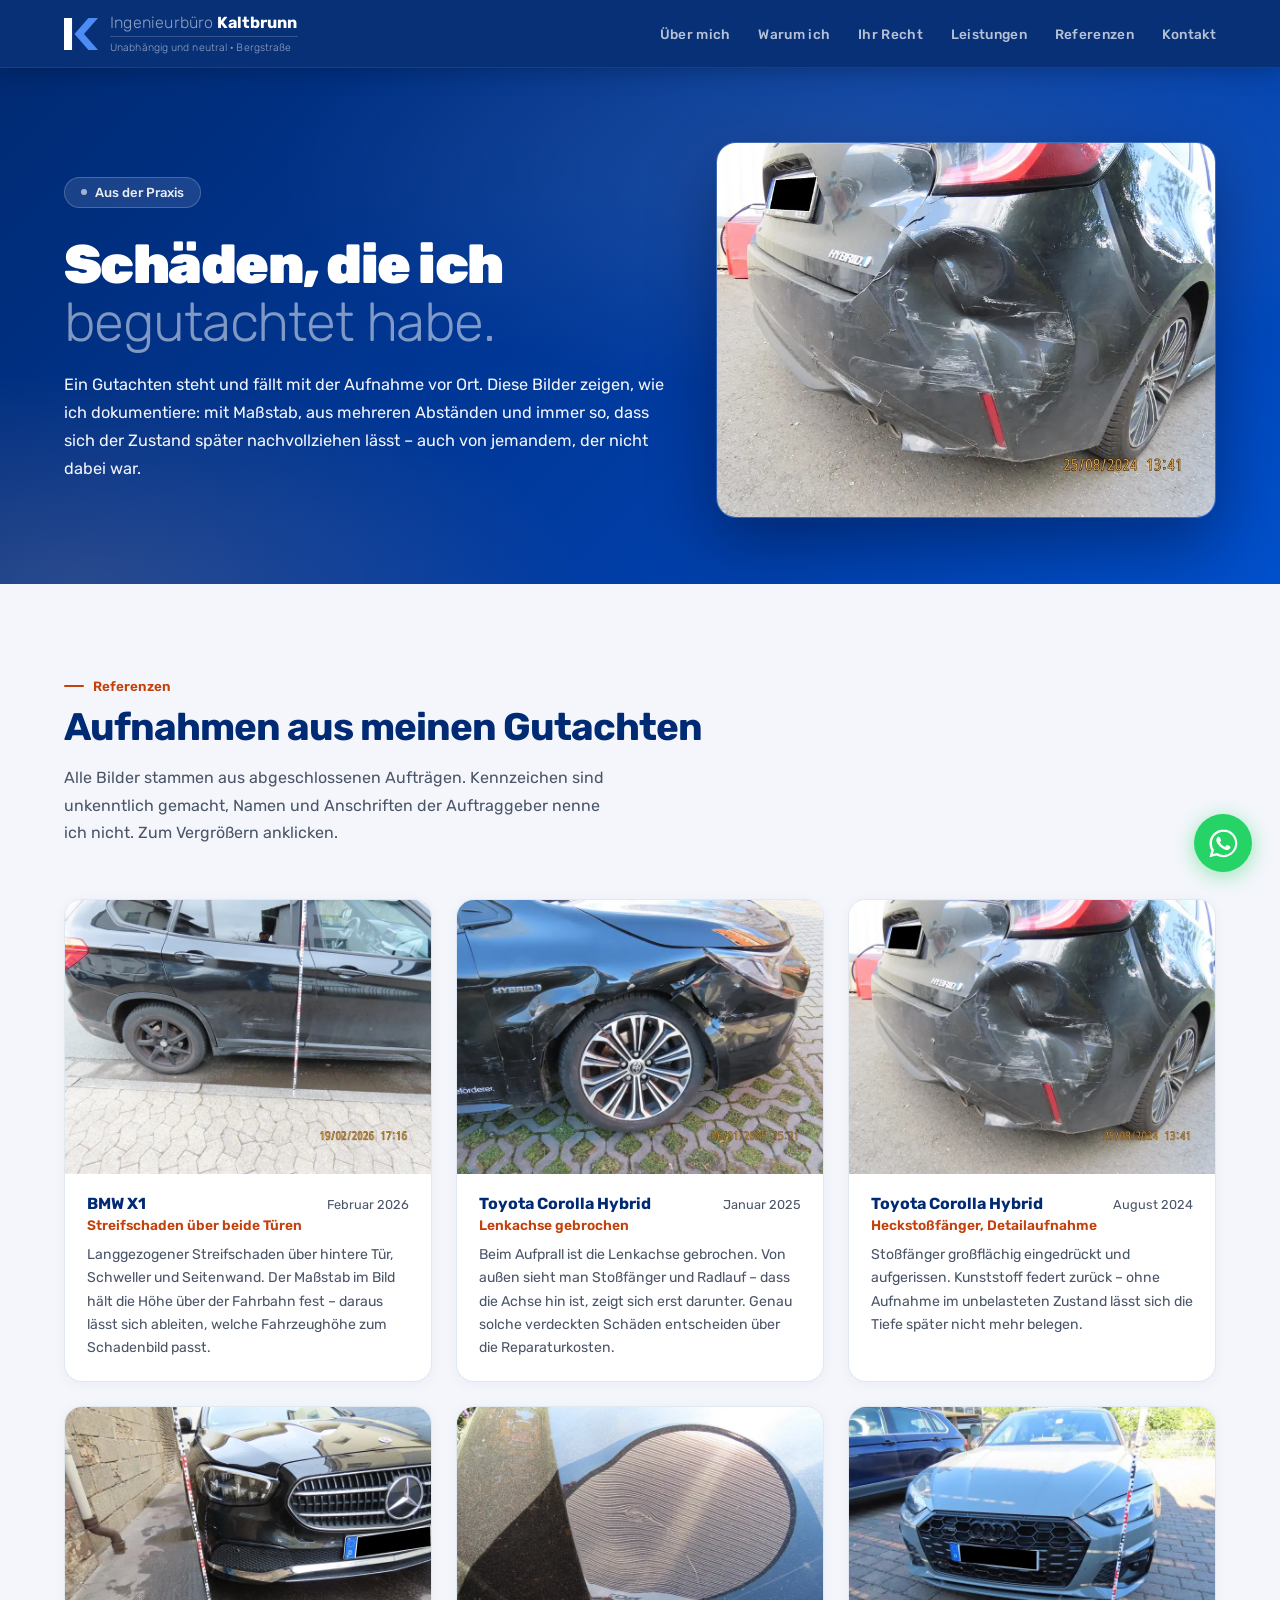
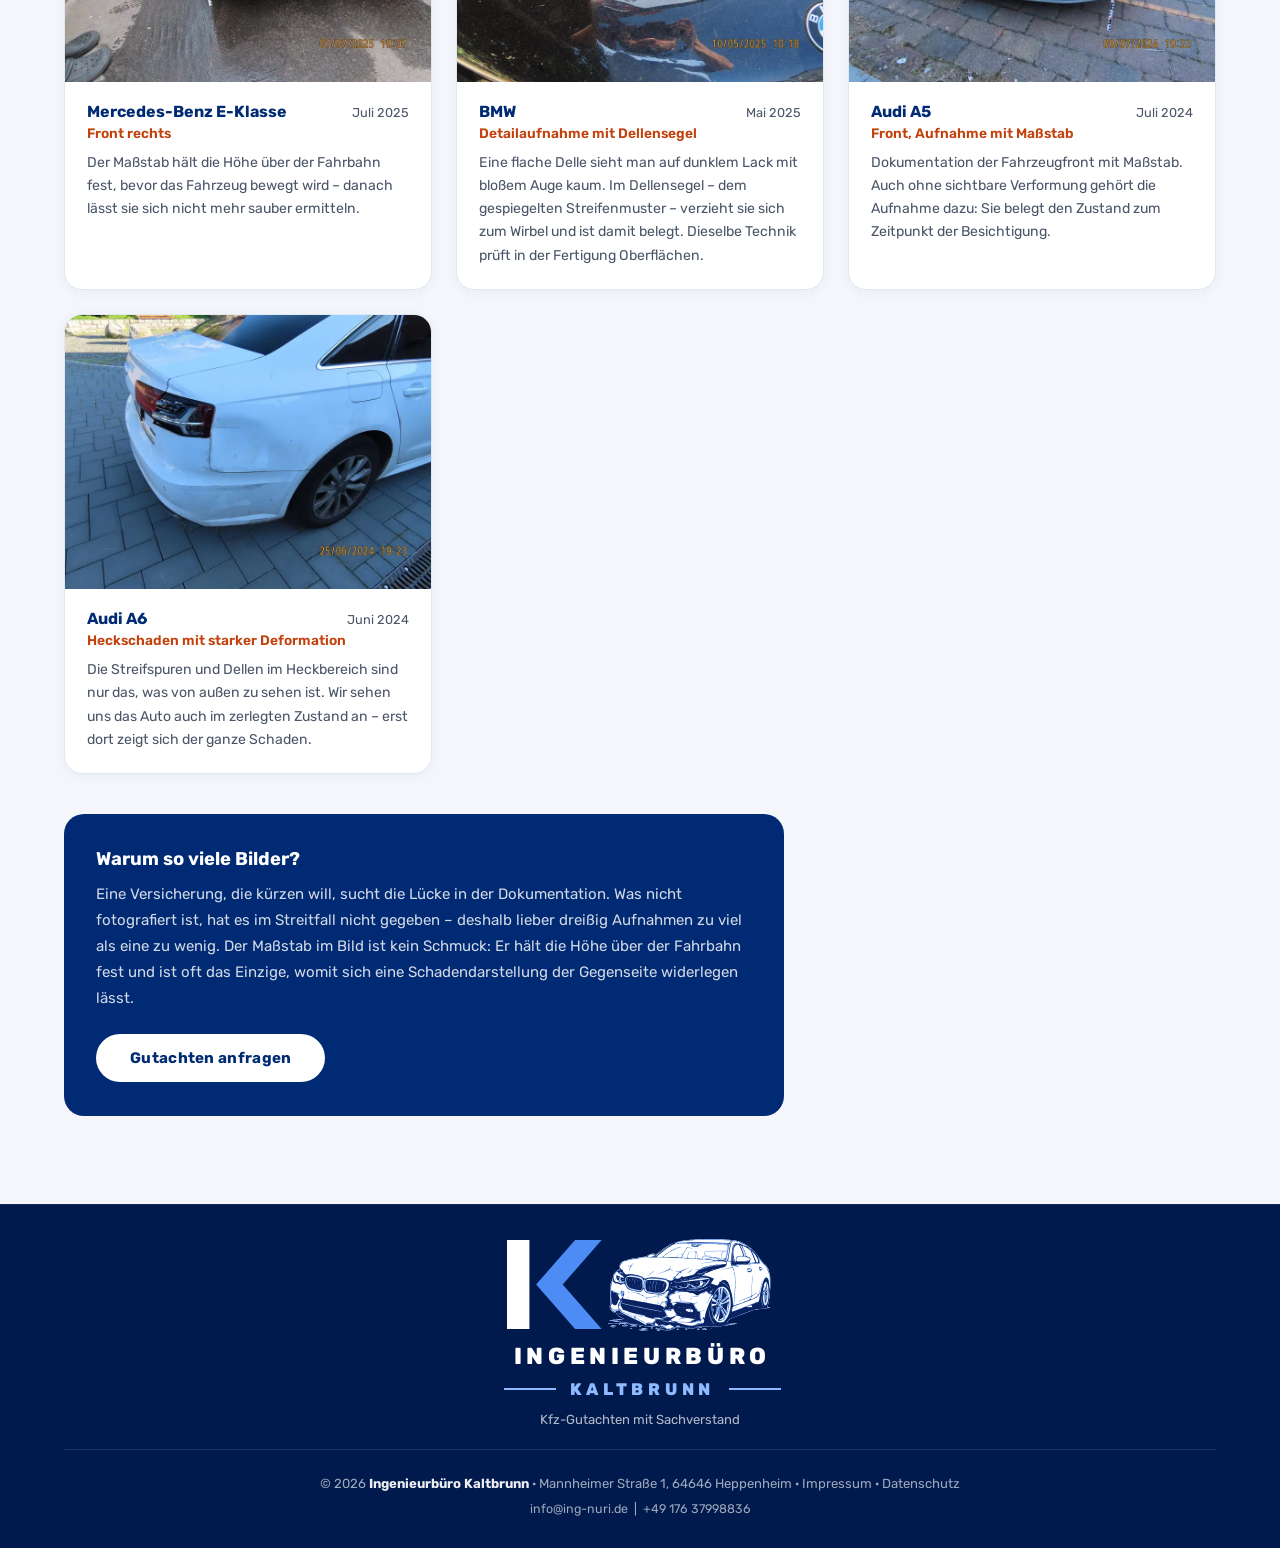
<file: referenzen.html>
<!DOCTYPE html>
<html lang="de">
<head>
  <meta charset="UTF-8"/>
  <meta name="viewport" content="width=device-width, initial-scale=1.0"/>
  <meta name="theme-color" content="#002a73"/>
  <meta name="description" content="Aufnahmen aus meiner Gutachtertätigkeit: Unfall- und Lackschäden an PKW im Kreis Bergstraße, dokumentiert mit Maßstab und in gerichtsverwertbarer Form."/>
  <meta name="author" content="Nurettin Sogukcesme, Ingenieurbüro Kaltbrunn"/>
  <meta name="robots" content="index, follow, max-image-preview:large"/>
  <link rel="canonical" href="https://www.ing-nuri.de/referenzen.html"/>
  <meta property="og:type" content="website"/>
  <meta property="og:locale" content="de_DE"/>
  <meta property="og:site_name" content="Ingenieurbüro Kaltbrunn"/>
  <meta property="og:title" content="Referenzen – Ingenieurbüro Kaltbrunn"/>
  <meta property="og:description" content="Aufnahmen aus meiner Gutachtertätigkeit: Unfall- und Lackschäden an PKW im Kreis Bergstraße, dokumentiert mit Maßstab und in gerichtsverwertbarer Form."/>
  <meta property="og:url" content="https://www.ing-nuri.de/referenzen.html"/>
  <meta name="twitter:card" content="summary_large_image"/>
  <link rel="icon" href="data:image/svg+xml,%3Csvg xmlns='http://www.w3.org/2000/svg' viewBox='0 0 112 112'%3E%3Cdefs%3E%3ClinearGradient id='l' x1='0' y1='0' x2='0' y2='1'%3E%3Cstop offset='0' stop-color='%23ffffff'/%3E%3Cstop offset='1' stop-color='%238fadd4'/%3E%3C/linearGradient%3E%3C/defs%3E%3Ccircle cx='56' cy='56' r='55' fill='%23002a73'/%3E%3Cpath d='M26 69 L20.8 65.1 L27 63.7 L21.8 60.1 L28.6 58.9 L25.6 55.3 L38 56.1 L46.5 55.7 L54 47.9 L71.5 47.9 L79.5 55.7 L93 56.9 L97.4 59.9 L98 69 Z' fill='url(%23l)'/%3E%3Ccircle cx='40' cy='68.5' r='7.6' fill='%230b2f66'/%3E%3Ccircle cx='40' cy='68.5' r='4' fill='%23cfe0f5'/%3E%3Ccircle cx='83' cy='68.5' r='7.6' fill='%230b2f66'/%3E%3Ccircle cx='83' cy='68.5' r='4' fill='%23cfe0f5'/%3E%3Cg stroke='%23ff8a1f' stroke-width='4.4' stroke-linecap='round'%3E%3Cpath d='M19 52 L7 41.5'/%3E%3Cpath d='M25 45.5 L20.5 35'/%3E%3Cpath d='M15 59 L3 57'/%3E%3C/g%3E%3C/svg%3E"/>
  <meta name="format-detection" content="telephone=no"/>
  <title>Referenzen – Ingenieurbüro Kaltbrunn | Kfz-Gutachten Heppenheim</title>
  <style>
    /* Rubik, von Bilal vorgegeben. Variabler Schnitt 300–900, auf die
       lateinische Teilmenge beschraenkt: 34 KB gegenueber 87 KB bei
       Archivo. Open Font License, eingebettet statt nachgeladen –
       die Seite laedt nichts von fremden Servern. */
    @font-face{font-family:'Rubik';font-style:normal;font-weight:300 900;
      font-display:swap;
      src:url([data-uri]) format('woff2');}
    :root {
      --font-sans: 'Rubik', system-ui, -apple-system, 'Segoe UI', sans-serif;
      --font-condensed: 'Rubik', system-ui, -apple-system, 'Segoe UI', sans-serif;
    }
    *, *::before, *::after { box-sizing: border-box; margin: 0; padding: 0; }

    :root {
      --blue:       #003DA5;
      --blue-dark:  #002a73;
      --blue-mid:   #0050cc;
      --blue-light: #5b93e8;   /* Punkt im Siegel */
      --blue-pale:  #e8eef8;
      /* Der Akzent kommt aus dem Feuer der Marke – er nimmt dem
         Behördenblau die Kühle. --flamme-tief ist dieselbe Farbe,
         nur dunkel genug für Text auf Weiß (Kontrast 5,2:1). */
      --flamme:      #ff6a1f;
      --flamme-tief: #c2410c;
      --white:      #ffffff;
      --gray-light: #f4f6fb;
      --gray-mid:   #e2e8f0;
      --gray-text:  #4a5568;
      --text:       #1a202c;
    }

    .skip-link {
      position: fixed; left: 12px; top: -80px; z-index: 300;
      background: var(--white); color: var(--blue-dark);
      padding: 12px 20px; border-radius: 4px; font-weight: 700;
      text-decoration: none; transition: top 0.2s;
    }
    .skip-link:focus { top: 12px; }
    :where(a, button, input, select, textarea, summary):focus-visible {
      outline: 2px solid var(--blue-mid); outline-offset: 3px;
    }
    /* Tippziele in Fußzeile und Rechtstexten auf mindestens 24px */
    footer a, .impressum-block a { display: inline-block; padding-block: 4px; }
    input[type=checkbox] { width: 20px !important; height: 20px !important; }

    /* Schlagzeilen. Archivo hatte eine Breitenachse (font-stretch 84 %),
       Rubik hat keine – die Angabe waere wirkungslos und irrefuehrend und
       ist deshalb raus. Was die schmale Achse an Breite gespart hat, holt
       jetzt die Laufweite zurueck; nachgemessen an den Umbruechen, nicht
       geschaetzt. */
    .hero-content h1, h2.section-title, .ueber-name,
    .stat-num, .warum-num, .footer-claim strong {
      letter-spacing: -0.021em;
    }
    .hero-content h1 { letter-spacing: -0.032em; word-spacing: 0.05em; }
    h2.section-title { letter-spacing: -0.026em; }

    /* Rufnummern, die als Text dastehen und nicht als Verweis: iOS erkennt
       Ziffernfolgen selbst und macht daraus einen Link – im Handy-Schirm der
       Sequenz war die Nummer dadurch unterstrichen, obwohl sie dort nur Bild
       ist. Das Meta im Kopf schaltet diese Erkennung ab; diese Regel faengt
       den Fall, dass ein Browser das Meta ignoriert. Die echten tel:-Verweise
       sind davon nicht betroffen, die stehen als <a> in der Seite. */
    .mini-nummer a, .recht-cta strong a, footer a[href^="tel"],
    .mini-nummer, .recht-cta strong { text-decoration: none; color: inherit; }

    html { scroll-behavior: smooth; -webkit-text-size-adjust: 100%; }
    body { font-family: var(--font-sans); color: var(--text); background: var(--white); overflow-x: hidden; -webkit-tap-highlight-color: transparent; }
    section[id] { scroll-margin-top: 76px; }
    a:focus-visible, button:focus-visible, input:focus-visible, select:focus-visible, textarea:focus-visible {
      outline: 2px solid var(--blue-mid); outline-offset: 2px; border-radius: 3px;
    }
    img { max-width: 100%; }

    /* ── SCROLL REVEAL ── */
    .reveal {
      opacity: 0;
      transform: translateY(36px);
      transition: opacity 0.7s cubic-bezier(.22,1,.36,1), transform 0.7s cubic-bezier(.22,1,.36,1);
    }
    .reveal.visible { opacity: 1; transform: translateY(0); }
    .reveal-left  { opacity: 0; transform: translateX(-40px); transition: opacity 0.7s cubic-bezier(.22,1,.36,1), transform 0.7s cubic-bezier(.22,1,.36,1); }
    .reveal-right { opacity: 0; transform: translateX(40px);  transition: opacity 0.7s cubic-bezier(.22,1,.36,1), transform 0.7s cubic-bezier(.22,1,.36,1); }
    .reveal-left.visible, .reveal-right.visible { opacity: 1; transform: translateX(0); }
    .delay-1 { transition-delay: 0.1s; }
    .delay-2 { transition-delay: 0.2s; }
    .delay-3 { transition-delay: 0.3s; }
    .delay-4 { transition-delay: 0.4s; }

    /* ── NAV ── */
    nav {
      position: fixed; top: 0; left: 0; right: 0; z-index: 100;
      background: rgba(0,42,115,0.97);
      backdrop-filter: blur(12px);
      display: flex; align-items: center; justify-content: space-between;
      padding: 0 5%; height: 68px;
      box-shadow: 0 2px 24px rgba(0,0,0,0.25);
      border-bottom: 1px solid rgba(255,255,255,0.08);
      transition: background 0.3s;
    }
    .nav-logo { display: flex; align-items: center; gap: 12px; text-decoration: none; }
    .nav-stamp {
      width: 34px; height: 32px;
      border: 0; border-radius: 0;
      display: grid; place-items: center;
      color: var(--white); flex-shrink: 0; position: relative;
      transition: opacity 0.3s;
    }
    .nav-stamp::after { content: none; }
    .nav-stamp .marke-k { width: 100%; height: 100%; }
    /* Das Monogramm ist reine Geometrie und traegt bis unter 20 px –
       anders als die Zeichnung, die dort zu Matsch wurde. */
    .nav-stamp { --k-balken: #ffffff; --k-winkel: #4d8bf5; }
    .nav-logo:hover .nav-stamp { opacity: 0.82; }
    .nav-logo:hover .nav-stamp { border-color: rgba(255,255,255,0.9); }
    .nav-title { color: var(--white); font-size: 1rem; font-weight: 700; letter-spacing: 0.2px; }
    .nav-title span { color: rgba(255,255,255,0.55); font-weight: 300; }
    .nav-claim {
      display: block; color: rgba(255,255,255,0.62);
      font-size: 0.66rem; font-weight: 500; letter-spacing: 0.1px;
      margin-top: 4px; padding-top: 4px;
      border-top: 1px solid rgba(255,255,255,0.18);
    }
    .nav-links { display: flex; gap: 28px; list-style: none; }
    /* auf Telefonen bliebe für den Claim nur ein Umbruch – er steht dort in der Fußzeile */
    @media (max-width: 480px) { .nav-claim { display: none; } }
    .nav-links a {
      color: rgba(255,255,255,0.7); text-decoration: none;
      font-size: 0.85rem; font-weight: 500; letter-spacing: 0.3px;
      transition: color 0.2s; position: relative; padding-bottom: 2px;
    }
    .nav-links a::after {
      content: ''; position: absolute; bottom: -2px; left: 0; right: 0;
      height: 1.5px; background: var(--white); transform: scaleX(0);
      transition: transform 0.25s cubic-bezier(.22,1,.36,1);
    }
    .nav-links a:hover { color: var(--white); }
    .nav-links a:hover::after { transform: scaleX(1); }
    .nav-links a.active { color: var(--white); }
    .nav-links a.active::after { transform: scaleX(1); }

    /* Burger (nur mobil sichtbar) */
    .nav-burger {
      display: none;
      background: none; border: none; cursor: pointer;
      width: 44px; height: 44px; margin-right: -8px;
      align-items: center; justify-content: center;
      flex-direction: column; gap: 5px;
      -webkit-tap-highlight-color: transparent;
    }
    .nav-burger span {
      display: block; width: 24px; height: 2px;
      background: var(--white); border-radius: 2px;
      transition: transform 0.3s cubic-bezier(.22,1,.36,1), opacity 0.2s;
    }
    nav.open .nav-burger span:nth-child(1) { transform: translateY(7px) rotate(45deg); }
    nav.open .nav-burger span:nth-child(2) { opacity: 0; }
    nav.open .nav-burger span:nth-child(3) { transform: translateY(-7px) rotate(-45deg); }

    /* Mobiles Menü-Panel */
    .mobile-menu {
      position: fixed; top: 68px; left: 0; right: 0; z-index: 99;
      background: rgba(0,26,77,0.98);
      backdrop-filter: blur(14px);
      -webkit-backdrop-filter: blur(14px);
      border-bottom: 1px solid rgba(255,255,255,0.08);
      box-shadow: 0 16px 40px rgba(0,0,0,0.35);
      display: flex; flex-direction: column;
      padding: 8px 0 16px;
      transform: translateY(-12px); opacity: 0; visibility: hidden; pointer-events: none;
      transition: transform 0.3s cubic-bezier(.22,1,.36,1), opacity 0.3s, visibility 0.3s;
    }
    .mobile-menu.open { transform: translateY(0); opacity: 1; visibility: visible; pointer-events: auto; }
    .mobile-menu a {
      color: rgba(255,255,255,0.85); text-decoration: none;
      font-size: 1rem; font-weight: 500; letter-spacing: 0.3px;
      padding: 14px 6%;
      border-bottom: 1px solid rgba(255,255,255,0.06);
      transition: background 0.2s, color 0.2s;
    }
    .mobile-menu a:active, .mobile-menu a:hover { background: rgba(255,255,255,0.06); color: var(--white); }
    .mobile-menu .mobile-menu-cta {
      margin: 14px 6% 0; text-align: center;
      background: var(--white); color: var(--blue-dark);
      font-weight: 700; border-radius: 100px; border-bottom: none;
      padding: 14px;
    }
    .mobile-menu .mobile-menu-cta:hover, .mobile-menu .mobile-menu-cta:active { background: var(--blue-pale); color: var(--blue-dark); }
    .menu-backdrop {
      position: fixed; inset: 0; z-index: 98;
      background: rgba(0,10,35,0.5);
      opacity: 0; visibility: hidden; pointer-events: none;
      transition: opacity 0.3s, visibility 0.3s;
    }
    .menu-backdrop.open { opacity: 1; visibility: visible; pointer-events: auto; }

    /* ── HERO ── */
    #hero {
      margin-top: 68px;
      /* Hintergrundbild nach Nurettins Vorgabe: ein Fahrzeugdetail, hier die
         Reflexionspruefung auf dunklem Lack. Es liegt ganz unten, darueber
         derselbe Verlauf wie vorher, nur nicht mehr deckend – so bleibt die
         Struktur als Textur sichtbar und der Text behaelt seinen Grund.

         Mobile first: die kleine Fassung (900 px, 19 KB) ist die Grundregel,
         die grosse (1600 px, 43 KB) holt sich erst, wer den Platz hat. */
      background:
        radial-gradient(75% 60% at 64% 32%, rgba(255,255,255,0.13), rgba(255,255,255,0) 62%),
        radial-gradient(58% 52% at 8% 98%, rgba(255,186,140,0.16), rgba(255,186,140,0) 68%),
        radial-gradient(95% 65% at 50% 118%, rgba(0,12,40,0.5), rgba(0,12,40,0) 68%),
        radial-gradient(70% 90% at -10% 50%, rgba(0,12,40,0.32), rgba(0,12,40,0) 60%),
        linear-gradient(135deg, rgba(0,42,115,0.84) 0%, rgba(0,61,165,0.78) 55%, rgba(0,74,199,0.80) 100%),
        /* Am Handy laeuft das Foto nach unten in den Grundton aus. Es liegt
           oben und ist 97,5 vw hoch – das ist genau die Hoehe, die der
           Ausschnitt (800x780) bei voller Breite einnimmt. Der Verlauf
           endet auf demselben --blue-dark, das darunter liegt, deshalb
           sieht man keine Kante. */
        linear-gradient(to bottom, rgba(0,42,115,0) 46%, var(--blue-dark) 100%)
          top center / 100% 97.5vw no-repeat,
        /* Eigener, fast quadratischer Ausschnitt fuers Handy. Der breite
           Streifen wurde hier mit "cover" 6,7-fach hochskaliert – das war
           der Grund, warum das Bild am Handy billig aussah. So sind es
           1,5-fach. */
        url("fotos/anriss-hintergrund-handy.webp") top center / 100% auto no-repeat,
        var(--blue-dark);
      /* Genau eine Bildschirmhoehe, abzueglich der 68 px Navigationsleiste,
         die #hero als margin-top traegt: Anriss und Sequenz enden bzw.
         beginnen damit exakt an der Bildkante, man sieht nie zwei
         Abschnitte gleichzeitig.

         Vorher stand hier 88svh (da lugte die Sequenz 40 px hervor), dann
         kurz min-height: auto – damit endete der Anriss schon bei 72 % der
         Hoehe und die Stadt schob sich mit ins Bild. */
      min-height: calc(100svh - 68px);
      display: flex; align-items: center;
      position: relative; overflow: hidden; padding: 60px 5%;
    }

    /* Der Anriss fuellt genau eine Bildschirmhoehe, damit man nie zwei
       Abschnitte gleichzeitig sieht. Dadurch bleibt unten Platz – bei
       1920x1080 sind es 275 px. Der bekommt hier eine Aufgabe statt leer
       zu stehen: ein Hinweis, dass es weitergeht, und wohin.

       Mobile first: am Handy passt der Anriss ohnehin nicht auf einen
       Schirm, dort gibt es weder Platz noch Grund dafuer. Der Hinweis
       erscheint erst ab 701 px. */
    .hero-weiter { display: none; }
    @media (min-width: 701px) {
      #hero {
        padding-bottom: 96px;
        /* Ab hier ist der Anriss breiter als hoch, das Foto fuellt ihn
           wieder ganz. Der Auslauf-Verlauf faellt weg (none), bleibt aber
           als Ebene stehen: Groessen und Positionen werden Ebene fuer
           Ebene zugeordnet, eine fehlende Ebene wuerde alle folgenden
           verschieben. */
        background-image:
          radial-gradient(75% 60% at 64% 32%, rgba(255,255,255,0.13), rgba(255,255,255,0) 62%),
          radial-gradient(58% 52% at 8% 98%, rgba(255,186,140,0.16), rgba(255,186,140,0) 68%),
          radial-gradient(95% 65% at 50% 118%, rgba(0,12,40,0.5), rgba(0,12,40,0) 68%),
          radial-gradient(70% 90% at -10% 50%, rgba(0,12,40,0.32), rgba(0,12,40,0) 60%),
          linear-gradient(135deg, rgba(0,42,115,0.84) 0%, rgba(0,61,165,0.78) 55%, rgba(0,74,199,0.80) 100%),
          none,
          url("fotos/anriss-hintergrund.webp");
        background-size: auto, auto, auto, auto, auto, auto, cover;
        background-position: 0% 0%, 0% 0%, 0% 0%, 0% 0%, 0% 0%, 0% 0%, center;
        background-repeat: no-repeat;
      }
      .hero-weiter {
        display: flex; align-items: center; gap: 9px;
        position: absolute; left: 50%; bottom: 30px; z-index: 4;
        transform: translateX(-50%);
        color: rgba(255,255,255,0.75); text-decoration: none;
        font-size: 0.82rem; transition: color 0.2s;
      }
      .hero-weiter:hover { color: var(--white); }
      .hero-weiter i {
        display: block; width: 9px; height: 9px;
        border-right: 2px solid currentColor; border-bottom: 2px solid currentColor;
        transform: rotate(45deg) translate(-2px, -2px);
        animation: weiter-tippen 2.2s ease-in-out infinite;
      }
      @keyframes weiter-tippen {
        0%, 100% { transform: rotate(45deg) translate(-2px, -2px); }
        50%      { transform: rotate(45deg) translate(1px, 1px); }
      }
    }
    @media (prefers-reduced-motion: reduce) {
      .hero-weiter i { animation: none; }
    }
    /* Zwei Spalten: links die Aussage, rechts etwas, das man anfassen kann.
       Eine halbe Seite Blau ohne Inhalt sah leer aus – das war sie auch. */
    .hero-inner {
      position: relative; z-index: 4; width: 100%;
      max-width: 1240px; margin: 0 auto;
      /* Etwas mehr Platz links als vorher (1,06/0,94). Rubik laeuft ohne
         Breitenachse breiter als Archivo; die Schlagzeile braucht die
         Spalte, sonst rutscht "Gutachter:" auf eine vierte Zeile. */
      display: grid; grid-template-columns: minmax(0, 1.10fr) minmax(0, 0.90fr);
      gap: 56px; align-items: center;
    }
    @media (max-width: 1080px) { .hero-inner { gap: 36px; } }

    /* ═══ ANRISS-HINTERGRUND — als Block wieder entfernbar ═══════
       Zwei Zutaten: Licht (im Verlauf von #hero) und ein Messblatt.
       Rückgängig: diesen Block löschen und den Verlauf von #hero auf
       den linearen zurücksetzen. */

    /* Nur noch ein feines, driftendes Raster – die Eckmarken und der
       Maßstab am Blattrand sind raus, die haben nach Formular ausgesehen. */
    /* ═══ Ende Anriss-Hintergrund ════════════════════════════════ */

    .btn-call-mobile { display: none; }
      10%  { opacity: 1; }
      90%  { opacity: 0.4; }
      100% { transform: translateY(var(--end-y, -60px)) scale(1); opacity: 0; }
    }

    /* Das einzige verbliebene Raster: gross, blass, langsam driftend. */
    .hero-grid {
      position: absolute; inset: 0; pointer-events: none; z-index: 1;
      background-image: linear-gradient(rgba(255,255,255,0.045) 1px, transparent 1px),
                        linear-gradient(90deg, rgba(255,255,255,0.045) 1px, transparent 1px);
      background-size: 76px 76px;
      animation: grid-drift 26s linear infinite;
    }
    @keyframes grid-drift { 0% { background-position: 0 0; } 100% { background-position: 76px 76px; } }

    .hero-content { position: relative; z-index: 4; max-width: 650px; }
    .hero-eyebrow {
      display: inline-flex; align-items: center; gap: 8px;
      background: rgba(255,255,255,0.1);
      border: 1px solid rgba(255,255,255,0.2);
      color: rgba(255,255,255,0.9);
      font-size: 0.82rem; font-weight: 500; letter-spacing: 0;
      padding: 7px 16px; margin-bottom: 28px; border-radius: 100px;
      animation: fade-down 0.8s cubic-bezier(.22,1,.36,1) both;
    }
    .hero-eyebrow::before { content: ''; width: 6px; height: 6px; background: rgba(255,255,255,0.6); border-radius: 50%; animation: pulse 2s infinite; }
    /* In der Tafel sitzt die Blase unter Name und Funktion. Dort ist die
       Spalte neben dem Foto schmal, deshalb kleiner und ohne den Abstand,
       den sie ueber der Ueberschrift brauchte. */
    .hero-panel .hero-eyebrow {
      align-self: flex-start; margin: 5px 0 0;
      font-size: 0.72rem; padding: 5px 12px; animation: none;
      /* Gegen die echten Bildpunkte der Tafel gemessen. Mit 0,9 Deckkraft
         auf der Schrift waren es 4,36; seit das Hintergrundbild durchkommt,
         reicht auch volles Weiss nicht (4,49). Die Blase bekommt deshalb
         einen eigenen, dunkleren Grund, statt den Schleier fuer alle
         anderen Rollen mit zu verstaerken. */
      color: var(--white);
      background: rgba(0,20,58,0.42); border-color: rgba(255,255,255,0.28);
    }
    @keyframes pulse { 0%,100% { opacity: 1; } 50% { opacity: 0.3; } }
    @keyframes fade-down { from { opacity: 0; transform: translateY(-16px); } to { opacity: 1; transform: translateY(0); } }

    .hero-content h1 {
      font-family: var(--font-condensed);
      /* An den Umbruechen gemessen, nicht geschaetzt: bei 3,5vw/2,7rem
         passte "zum unabhaengigen Gutachter:" in Rubik nicht mehr in
         die Spalte und brach um. */
      font-size: clamp(1.8rem, 2.9vw, 2.5rem); font-weight: 900;
      color: var(--white); line-height: 1.08; margin-bottom: 22px;
      animation: fade-up 0.9s 0.1s cubic-bezier(.22,1,.36,1) both;
    }
    /* 0,68 statt 0,5. Die dritte Zeile ist mit Rubik kleiner geworden
       (21,4 statt 25 px am Handy) und faellt damit unter die Grenze fuer
       grossen Text – ab da gilt 4,5 statt 3,0. Bei 0,5 waren es 3,42.
       An den gerenderten Pixeln gemessen, nicht an der Verlaufsfarbe. */
    .hero-content h1 span { color: rgba(255,255,255,0.68); font-weight: 300; }
    @keyframes fade-up { from { opacity: 0; transform: translateY(24px); } to { opacity: 1; transform: translateY(0); } }

    .hero-content p {
      color: rgba(255,255,255,0.97); font-size: 1.05rem; line-height: 1.72;
      margin-bottom: 40px; max-width: 480px;
      text-shadow: 0 1px 14px rgba(0,10,40,0.3);
      animation: fade-up 0.9s 0.2s cubic-bezier(.22,1,.36,1) both;
    }
    .hero-cta {
      display: flex; gap: 16px; flex-wrap: wrap;
      animation: fade-up 0.9s 0.3s cubic-bezier(.22,1,.36,1) both;
    }
    .btn-primary {
      background: var(--white); color: var(--blue-dark);
      font-weight: 700; padding: 15px 34px; border: none; border-radius: 100px;
      font-size: 0.95rem; cursor: pointer; text-decoration: none; letter-spacing: 0.3px;
      transition: background 0.2s, transform 0.2s, box-shadow 0.2s; display: inline-block;
      box-shadow: 0 4px 20px rgba(0,0,0,0.2);
    }
    .btn-primary:hover { background: var(--blue-pale); transform: translateY(-2px); box-shadow: 0 8px 28px rgba(0,0,0,0.25); }
    .btn-outline {
      border: 2px solid rgba(255,255,255,0.3); color: var(--white);
      font-weight: 500; padding: 14px 30px; border-radius: 100px;
      font-size: 0.95rem; cursor: pointer; text-decoration: none;
      transition: border-color 0.2s, background 0.2s, transform 0.2s; display: inline-block;
    }
    .btn-outline:hover { border-color: var(--white); background: rgba(255,255,255,0.08); transform: translateY(-2px); }

    .hero-stats {
      display: flex; align-items: center; gap: 24px;
      margin-top: 48px;
      padding-top: 32px;
      border-top: 1px solid rgba(255,255,255,0.12);
      animation: fade-up 0.9s 0.45s cubic-bezier(.22,1,.36,1) both;
    }
    .hero-stat-num {
      font-family: var(--font-condensed);
      font-size: 1.8rem; font-weight: 900; color: var(--white); line-height: 1;
    }
    .hero-stat-label {
      font-size: 0.72rem; color: rgba(255,255,255,0.72);
      font-weight: 500; margin-top: 3px; letter-spacing: 0.3px;
    }
    .hero-stat-divider {
      width: 1px; height: 36px;
      background: rgba(255,255,255,0.15); flex-shrink: 0;
    }

    /* Kontakttafel im Anriss. Traegt die Marke in voller Groesse – am Handy
       ist sie damit ueberhaupt zum ersten Mal zu sehen – und darunter das,
       weswegen jemand hier ist: die Nummer. */
    .hero-panel {
      background: rgba(255,255,255,0.09);
      border: 1px solid rgba(255,255,255,0.17);
      border-radius: 26px;
      padding: 26px 28px 24px;
      backdrop-filter: blur(14px); -webkit-backdrop-filter: blur(14px);
      box-shadow: 0 26px 64px rgba(0,10,40,0.34);
      animation: fade-up 0.9s 0.35s cubic-bezier(.22,1,.36,1) both;
    }
    /* Oben in der Tafel steht jetzt ein Foto statt der gezeichneten Marke.
       Klein in der Kopfzeile trägt die Zeichnung; auf 268 px vergrößert
       las sie sich als Clipart. Und ein Gesicht ist ohnehin das stärkere
       Argument als ein Signet. */
    .hero-panel-person {
      display: flex; align-items: center; gap: 15px;
      padding-bottom: 20px;
    }
    .hero-panel-foto {
      width: 96px; height: 96px; flex-shrink: 0;
      border-radius: 50%; object-fit: cover;
      border: 3px solid rgba(255,255,255,0.5);
      box-shadow: 0 8px 22px rgba(0,10,40,0.35);
    }
    .hero-panel-wer { display: flex; flex-direction: column; gap: 3px; min-width: 0; }
    .hero-panel-wer strong {
      font-family: var(--font-condensed);
      font-size: 1.15rem; font-weight: 900; color: var(--white); letter-spacing: -0.01em;
    }
    .hero-panel-wer span { font-size: 0.84rem; color: rgba(255,255,255,0.88); }
    .hero-panel-trenner { height: 1px; background: rgba(255,255,255,0.16); margin-bottom: 18px; }
    .hero-panel-label {
      /* 0,86 ergab mit dem Hintergrundbild darunter 4,47 und damit knapp
         unter AA – die Aufnahme hellt die Tafel leicht auf. */
      font-size: 0.82rem; color: rgba(255,255,255,0.94); margin-bottom: 8px;
    }
    .hero-panel-tel {
      display: flex; align-items: center; gap: 11px;
      color: var(--white); text-decoration: none;
      font-family: var(--font-condensed);
      font-size: 1.5rem; font-weight: 900; letter-spacing: -0.01em;
      transition: opacity 0.2s;
    }
    .hero-panel-tel:hover { opacity: 0.8; }
    .hero-panel-tel svg { width: 19px; height: 19px; flex-shrink: 0; }
    .hero-panel-wa {
      display: flex; align-items: center; justify-content: center; gap: 9px;
      margin-top: 16px;
      /* Dunkles statt hellem Glas: mit dem Hintergrundbild unter der Tafel
         fiel die Beschriftung von 4,84 auf 4,09 und damit unter AA. */
      background: rgba(0,22,64,0.34); color: var(--white);
      border: 1px solid rgba(255,255,255,0.30); text-decoration: none;
      font-size: 0.92rem; font-weight: 600;
      padding: 13px 16px; border-radius: 100px;
      transition: background 0.2s, border-color 0.2s, color 0.2s, transform 0.2s;
    }
    .hero-panel-wa svg { color: #25D366; transition: color 0.2s; }
    .hero-panel-wa:hover, .hero-panel-wa:active {
      background: #25D366; border-color: #25D366; color: #05341a; transform: translateY(-1px);
    }
    .hero-panel-wa:hover svg, .hero-panel-wa:active svg { color: #05341a; }
    .hero-panel-wa svg { width: 17px; height: 17px; flex-shrink: 0; }
    .hero-panel-punkte {
      list-style: none; margin-top: 20px; padding-top: 18px;
      border-top: 1px solid rgba(255,255,255,0.14);
      display: flex; flex-direction: column; gap: 11px;
    }
    .hero-panel-punkte li {
      display: flex; align-items: flex-start; gap: 10px;
      font-size: 0.87rem; line-height: 1.5; color: rgba(255,255,255,0.88);
    }
    .hero-panel-punkte li::before {
      content: '✓'; flex-shrink: 0;
      width: 19px; height: 19px; margin-top: 1px; border-radius: 50%;
      /* Vorher 40 % Deckkraft – das las sich braun. Jetzt das Orange der
         Seite (--flamme), und der Haken dunkel darauf, weil Weiss auf
         diesem Orange nicht traegt. */
      background: var(--flamme); border: 0;
      display: grid; place-items: center;
      font-size: 0.66rem; font-weight: 700; color: #3d1300;
    }

    /* ── SHARED ── */
    section { padding: 88px 5%; }
    /* Gesperrte Versalien sind die Schrift von Formularen und Schildern.
       Stattdessen: normale Schreibweise, warmer Akzent, kurzer Strich. */
    .section-label {
      display: inline-flex; align-items: center; gap: 9px;
      font-size: 0.84rem; font-weight: 600; letter-spacing: 0;
      text-transform: none; color: var(--flamme-tief); margin-bottom: 12px;
    }
    .section-label::before {
      content: ''; width: 20px; height: 2px; border-radius: 2px;
      background: currentColor; flex-shrink: 0;
    }
    h2.section-title {
      font-family: var(--font-condensed);
      font-size: clamp(1.9rem, 3vw, 2.6rem); font-weight: 700;
      color: var(--blue-dark); margin-bottom: 16px; line-height: 1.1;
    }
    .section-intro {
      color: var(--gray-text); font-size: 1rem; line-height: 1.72;
      max-width: 560px; margin-bottom: 52px;
    }

    /* ── LEISTUNGEN ── */
    #leistungen { background: var(--gray-light); }
    .leistungen-grid {
      display: grid; grid-template-columns: repeat(3, 1fr);
      gap: 20px;
    }
    .leistung-card:first-child { grid-column: span 2; }
    @media (max-width: 1000px) {
      .leistungen-grid { grid-template-columns: repeat(2, 1fr); }
      .leistung-card:first-child { grid-column: span 2; }
    }
    @media (max-width: 680px) {
      .leistungen-grid { grid-template-columns: 1fr; }
      .leistung-card:first-child { grid-column: auto; }
    }
    .leistung-card {
      background: var(--white);
      border: 1px solid var(--gray-mid);
      padding: 34px 30px; border-radius: 18px;
      box-shadow: 0 2px 12px rgba(0,61,165,0.05);
      transition: transform 0.45s cubic-bezier(.16,1,.3,1), box-shadow 0.45s cubic-bezier(.16,1,.3,1);
    }
    .leistung-card:hover { transform: translateY(-3px); box-shadow: 0 16px 40px rgba(0,42,115,0.13); }
    .leistung-card.featured { background: var(--blue-pale); border-color: rgba(0,61,165,0.14); }
    .leistung-icon {
      width: 46px; height: 46px; margin-bottom: 20px;
      border: 1px solid var(--gray-mid); border-radius: 14px;
      display: grid; place-items: center; color: var(--flamme-tief);
      background: var(--white);
      transition: border-color 0.3s, background 0.3s, color 0.3s;
    }
    .leistung-icon svg {
      width: 23px; height: 23px; fill: none; stroke: currentColor;
      stroke-width: 1.5; stroke-linecap: round; stroke-linejoin: round;
    }
    .leistung-card:hover .leistung-icon { border-color: var(--flamme-tief); background: var(--flamme-tief); color: var(--white); }
    .leistung-card.featured .leistung-icon { border-color: rgba(0,61,165,0.25); }
    .leistung-card h3 { font-size: 1rem; font-weight: 700; color: var(--blue-dark); margin-bottom: 10px; }
    .leistung-card p { font-size: 0.88rem; color: var(--gray-text); line-height: 1.65; }

    .ref-teaser {
      display: flex; align-items: center; justify-content: space-between; gap: 20px;
      /* 40 statt 26: den Abstand zum Raster hielt vorher der
         Fahrzeugstreifen, der dazwischen stand. */
      margin-top: 40px; padding: 22px 26px;
      background: var(--white); border: 1px solid var(--gray-mid); border-radius: 18px;
      text-decoration: none; color: inherit;
      transition: border-color 0.25s, box-shadow 0.25s, transform 0.25s;
    }
    .ref-teaser:hover {
      border-color: var(--flamme); transform: translateY(-2px);
      box-shadow: 0 14px 34px rgba(0,42,115,0.12);
    }
    .ref-teaser-text { display: flex; flex-direction: column; gap: 3px; font-size: 0.9rem; color: var(--gray-text); }
    .ref-teaser-text strong { font-size: 1rem; color: var(--blue-dark); }
    .ref-teaser-pfeil {
      flex-shrink: 0; width: 42px; height: 42px; border-radius: 50%;
      background: var(--blue-pale); color: var(--flamme-tief);
      display: grid; place-items: center; font-size: 1.1rem;
      transition: background 0.25s, color 0.25s, transform 0.25s;
    }
    .ref-teaser:hover .ref-teaser-pfeil { background: var(--flamme-tief); color: var(--white); transform: translateX(3px); }

    /* ── ÜBER NURI ── */
    #ueber { background: var(--white); }
    .ueber-inner { display: grid; grid-template-columns: 1fr 1fr; gap: 64px; align-items: center; }
    .ueber-visual {
      background: linear-gradient(140deg, var(--blue-dark) 0%, var(--blue) 100%);
      border-radius: 22px; padding: 48px;
      position: relative; overflow: hidden; min-height: 360px;
      display: flex; flex-direction: column; justify-content: flex-end;
      box-shadow: 0 20px 60px rgba(0,42,115,0.3);
    }
    .ueber-visual::before {
      content: ''; position: absolute; top: -60px; right: -60px;
      width: 260px; height: 260px;
      border: 2px solid rgba(255,255,255,0.08); border-radius: 50%;
      animation: orbit 12s linear infinite;
    }
    .ueber-visual::after {
      content: ''; position: absolute; bottom: -30px; left: -30px;
      width: 160px; height: 160px;
      border: 1.5px solid rgba(255,255,255,0.06); border-radius: 50%;
      animation: orbit 18s linear infinite reverse;
    }
    @keyframes orbit { from { transform: rotate(0deg) scale(1); } to { transform: rotate(360deg) scale(1.05); } }
    .ueber-photo {
      position: absolute; top: 0; right: 0; bottom: 0; left: 0;
      z-index: 0;
    }
    .ueber-photo img {
      position: absolute; right: 0; bottom: 0;
      height: 115%; width: auto; max-width: none;
      object-fit: cover; object-position: top center;
      -webkit-mask-image: linear-gradient(to left, black 55%, transparent 100%);
      mask-image: linear-gradient(to left, black 55%, transparent 100%);
      opacity: 0.92;
    }
    .ueber-photo::after {
      content: '';
      position: absolute; inset: 0;
      background: linear-gradient(0deg, var(--blue-dark) 0%, rgba(0,42,115,0.1) 45%, transparent 70%);
    }
    .ueber-visual::after { z-index: 0; }
    .ueber-name { font-family: var(--font-condensed); font-size: 2rem; font-weight: 900; color: var(--white); margin-bottom: 4px; position: relative; z-index: 1; }
    .ueber-role { color: rgba(255,255,255,0.6); font-size: 0.85rem; font-weight: 500; letter-spacing: 0.5px; position: relative; z-index: 1; }
    .ueber-text p { color: var(--gray-text); font-size: 0.97rem; line-height: 1.78; margin-bottom: 16px; }
    .ueber-fakten { list-style: none; margin-top: 26px; border-top: 1px solid var(--gray-mid); }
    .ueber-fakten li {
      padding: 13px 0; border-bottom: 1px solid var(--gray-mid);
      font-size: 0.88rem; line-height: 1.55; color: var(--gray-text);
      display: grid; grid-template-columns: 150px 1fr; gap: 16px;
    }
    .ueber-fakten b {
      font-size: 0.82rem; font-weight: 700; color: var(--blue-dark);
      align-self: start; padding-top: 2px;
    }
    @media (max-width: 560px) { .ueber-fakten li { grid-template-columns: 1fr; gap: 4px; } }
    .ueber-stats { display: flex; gap: 36px; margin-top: 32px; }
    .stat { }
    .stat-num {
      font-family: var(--font-condensed); font-size: 2.4rem; font-weight: 900;
      color: var(--blue); line-height: 1;
      transition: transform 0.3s;
    }
    .stat:hover .stat-num { transform: scale(1.08); }
    .stat-label { font-size: 0.76rem; color: var(--gray-text); margin-top: 4px; }

    /* ── WARUM ── */
    #warum { background: var(--blue-dark); }
    #warum .section-label { color: #ffa06a; }
    #warum h2.section-title { color: var(--white); }
    #warum .section-intro { color: rgba(255,255,255,0.55); }
    .warum-grid { display: grid; grid-template-columns: repeat(auto-fit, minmax(220px, 1fr)); gap: 2px; }
    .warum-item {
      background: rgba(255,255,255,0.03); padding: 36px 28px;
      border-left: 2px solid rgba(255,255,255,0.1);
      transition: background 0.3s, border-left-color 0.3s;
    }
    .warum-item:hover { background: rgba(255,255,255,0.06); border-left-color: rgba(255,138,74,0.6); }
    .warum-num {
      font-family: var(--font-condensed); font-size: 2.6rem; font-weight: 900;
      line-height: 1; margin-bottom: 14px;
      color: #ff8a4a;
      transition: color 0.4s, transform 0.4s;
    }
    .warum-item:hover .warum-num { color: #ffa06a; transform: translateY(-2px); }
    .warum-item h3 { font-size: 1rem; font-weight: 700; color: var(--white); margin-bottom: 10px; }
    .warum-item p { font-size: 0.87rem; color: rgba(255,255,255,0.68); line-height: 1.68; }


    /* ── IHR GUTES RECHT ── */
    #ihr-recht { background: var(--white); }
    .recht-inner { max-width: 1240px; margin: 0 auto; }
    .recht-vorspann {
      font-family: var(--font-condensed); font-weight: 700;
      font-size: 1.02rem; color: var(--blue-dark);
      margin: 30px 0 16px;
    }
    .recht-karten {
      display: grid; grid-template-columns: repeat(auto-fit, minmax(280px, 1fr));
      gap: 20px;
    }
    .recht-karte {
      background: var(--gray-light); border: 1px solid var(--gray-mid);
      border-radius: 18px; padding: 30px 28px;
      transition: transform 0.45s cubic-bezier(.16,1,.3,1), box-shadow 0.45s cubic-bezier(.16,1,.3,1);
    }
    .recht-karte:hover { transform: translateY(-3px); box-shadow: 0 16px 40px rgba(0,42,115,0.12); }
    .recht-symbol {
      width: 46px; height: 46px; margin-bottom: 18px;
      border: 1px solid var(--gray-mid); border-radius: 14px; background: var(--white);
      display: grid; place-items: center; color: var(--flamme-tief);
      transition: border-color 0.3s, background 0.3s, color 0.3s;
    }
    .recht-symbol svg {
      width: 23px; height: 23px; fill: none; stroke: currentColor;
      stroke-width: 1.5; stroke-linecap: round; stroke-linejoin: round;
    }
    .recht-karte:hover .recht-symbol { border-color: var(--flamme-tief); background: var(--flamme-tief); color: var(--white); }
    .recht-karte h3 { font-size: 1rem; font-weight: 700; color: var(--blue-dark); margin-bottom: 10px; }
    .recht-karte p { font-size: 0.88rem; color: var(--gray-text); line-height: 1.65; }
    .recht-cta {
      display: flex; align-items: center; justify-content: space-between;
      gap: 20px; flex-wrap: wrap;
      margin-top: 24px; padding: 22px 28px;
      background: var(--blue-dark); border-radius: 18px;
      text-decoration: none; transition: background 0.25s, transform 0.25s;
    }
    .recht-cta:hover { background: var(--blue); transform: translateY(-2px); }
    .recht-cta span { color: rgba(255,255,255,0.9); font-size: 0.95rem; }
    .recht-cta strong {
      font-family: var(--font-condensed); font-size: 1.35rem; font-weight: 900;
      color: var(--white); letter-spacing: -0.01em; white-space: nowrap;
    }
    @media (max-width: 600px) {
      .recht-karte { padding: 24px 22px; }
      .recht-cta { padding: 20px 22px; gap: 10px; }
      .recht-cta strong { font-size: 1.2rem; }
    }


    /* ══ UNFALL-SEQUENZ ═══════════════════════════════════════════════════
       Scroll-Erzaehlung: zwei Wagen stossen zusammen, einer der Beteiligten
       ruft diese Seite auf. Bewusst hinter dem Anriss – ein Vorspann haette
       genau die Anrufe gekostet, um die es geht.
       Gesteuert wird ueber vier Fortschrittswerte, die das Skript als
       CSS-Variablen setzt; hier steht nur, was daraus wird. */
    /* Die feine Linie oben ersetzt die Kante, die vorher die
       Vertrauensleiste gezogen hat – ohne sie laufen Anriss und Sequenz
       als ein einziges blaues Feld ineinander. */
    .unfall {
      height: 460vh; position: relative; padding: 0;
      background: var(--blue-dark);
      border-top: 1px solid rgba(255,255,255,0.10);
    }
    .unfall-buehne { position: sticky; top: 0; height: 100vh; height: 100svh; overflow: hidden; }
    .unfall-szene {
      --anfahrt: 0; --knall: 0; --nach: 0;
      --aussteigen: 0; --gang: 0; --tasche: 0; --hoch: 0;
      --handy: 0; --zoom: 0;
      position: absolute; inset: 0; overflow: hidden;
      background:
        radial-gradient(70% 55% at 50% 30%, rgba(255,255,255,0.10), rgba(255,255,255,0) 60%),
        linear-gradient(180deg, var(--blue-dark) 0%, #062a6e 55%, #08347f 100%);
    }
    .nur-vorlesen {
      position: absolute; width: 1px; height: 1px; overflow: hidden;
      clip: rect(0 0 0 0); clip-path: inset(50%); white-space: nowrap;
    }

    .unfall-himmel {
      position: absolute; inset: 0;
      background-image:
        linear-gradient(rgba(255,255,255,0.045) 1px, transparent 1px),
        linear-gradient(90deg, rgba(255,255,255,0.045) 1px, transparent 1px);
      background-size: 76px 76px;
      opacity: calc(1 - var(--zoom));
    }

    /* Stadt hinter allem. Mobile first: am Handy eine feste Bandhoehe mit
       xMidYMax slice – die Silhouette wird dort seitlich beschnitten statt
       flachgedrueckt, sonst stuenden bei 390 px nur 54 px hohe Kloetze da. 96 px ergibt
       dort Massstab 0,44 statt 0,24.
       Ab 701 px folgt die Hoehe dem Seitenverhaeltnis der Zeichnung, dann
       passt sie ohne Beschnitt.

       Kein Bild, sondern zwei Silhouetten als je ein Pfad plus einer fuer
       alle Fenster: 3,4 KB, neben der eingebetteten Schrift faellt das
       nicht auf. */
    .stadt {
      position: absolute; left: 0; right: 0; bottom: 42%;
      height: 96px; z-index: 0; pointer-events: none;
      opacity: calc(0.9 * (1 - var(--zoom)));
    }
    .stadt svg { width: 100%; height: 100%; display: block; }
    @media (min-width: 701px) {
      .stadt { height: auto; aspect-ratio: 1600 / 220; }
    }

    .strasse {
      position: absolute; left: -5%; right: -5%; top: 58%; height: 22%;
      background: linear-gradient(180deg, rgba(0,0,0,0.28), rgba(0,0,0,0.05));
      border-top: 2px solid rgba(255,255,255,0.16);
      opacity: calc(1 - var(--zoom));
    }
    .strasse-striche {
      position: absolute; left: 0; right: 0; top: 46%; height: 4px;
      background: repeating-linear-gradient(90deg,
        rgba(255,255,255,0.5) 0 46px, rgba(255,255,255,0) 46px 96px);
      opacity: 0.7;
    }

    .wagen {
      position: absolute; top: 64%; left: 50%; z-index: 2;
      width: clamp(180px, 28vw, 350px);
      opacity: calc(1 - var(--zoom));
      will-change: transform;
    }
    .wagen .skizze { width: 100%; height: auto; display: block; }
    /* Zwei Wagen, nicht zweimal derselbe: der Gegner ist eine Spur dunkler
       und kuehler. */
    .wagen-a { --sk-lack: #0d2f63; --sk-glas: #3f6fb5; --sk-linie: #ffffff; }
    .wagen-b { --sk-lack: #08234e; --sk-glas: #2f5896; --sk-linie: #c9dcf4; }
    .wagen-dreh { transform-origin: 50% 80%; }

    /* Der nahe Wagen kommt von links, der Gegner von rechts. Nach dem
       Aufprall federn beide zurueck und stehen schief. */
    /* -100 % heisst: rechte Kante (die Front) genau in der Bildmitte. Bei
       -96 % stand die Front 4 % einer Wagenlaenge DAHINTER, beim Gegner
       ebenso – die beiden fuhren also acht Prozent ineinander, statt sich
       zu treffen. Waehrend des Knalls schieben sie sich um zwei Prozent
       ineinander (das ist die Knautschung), danach federn sie auseinander. */
    .wagen-a {
      transform: translate(calc(-260% + var(--anfahrt) * 160%
                                + var(--knall) * 2% + var(--nach) * -14%), -50%);
    }
    .wagen-a .wagen-dreh { transform: rotate(calc(var(--nach) * -5deg)); }
    .wagen-b {
      transform: translate(calc(160% - var(--anfahrt) * 160%
                                - var(--knall) * 2% + var(--nach) * 14%), -50%) scaleX(-1);
    }
    .wagen-b .wagen-dreh { transform: rotate(calc(var(--nach) * 4deg)); }


    /* Die Figur. Hier stand ein Strichmaennchen aus CSS-Kaesten – erst
       sechs Balken, dann mit Gelenken, Haenden und Fuessen. Beweglich war
       es, gut sah es nie aus: eine Figur, der man die Mechanik ansieht.
       Jetzt ist es eine gezeichnete Figur aus marke/bau_mensch.py, im
       selben Strich wie die Wagen – gefuellte Flaeche, weisser Umriss.

       Sie steht bei z-index 1 hinter den Wagen und laeuft nach links aus
       dem Umriss des nahen Wagens heraus: so kommt sie hinter dem Wagen
       hervor, statt aus dem Nichts zu erscheinen. */
    .figur {
      /* 73 %, nicht 80: bei 80 standen die Fuesse 77 px unter der
         Radlinie des Wagens – die Figur war also weit vor dem Wagen,
         ohne dafuer groesser zu sein. Jetzt steht sie auf derselben
         Fahrbahn, nur eine Spur davor. */
      position: absolute; left: 34%; top: 73%; z-index: 1;
      width: clamp(42px, 6.4vw, 80px);
      --mn-lack: #0d2f63; --mn-glas: #3f6fb5;
      --mn-linie: #ffffff; --mn-haar: #ffffff;
      transform:
        translate(calc(-50% - var(--aussteigen) * clamp(120px, 18.5vw, 300px)),
                  calc(-100% + (1 - var(--aussteigen)) * 34%
                       + var(--gang) * -2.2%))
        rotate(calc(var(--gang) * 1.1deg))
        scale(calc(0.82 + var(--aussteigen) * 0.18));
      transform-origin: 50% 100%;
      opacity: calc(min(1, var(--aussteigen) * 4) * (1 - var(--zoom)));
      will-change: transform;
    }
    .figur .mensch { width: 100%; height: auto; display: block; }

    /* Zwei gezeichnete Armstellungen, zwischen denen umgeblendet wird.
       Die Gewichte addieren sich in jedem Moment zu eins, sonst steht die
       Figur waehrend des Uebergangs mit halb durchsichtigen Armen da.

       Die Blende laeuft nicht ueber den ganzen Hub, sondern ueber ein
       schmales Band in seiner Mitte. Ueber den ganzen Hub sah man beide
       Arme lange halb durchscheinen – das war genau das Geisterbild, das
       die Sequenz vorher unsauber gemacht hat. So dauert die Ueberblendung
       drei Prozent des Scrollwegs und liest sich als Bewegung. */
    .figur { --arm-blende: clamp(0, calc((var(--hoch) - 0.35) / 0.3), 1); }
    .figur .mn-arm-unten { opacity: calc(1 - var(--arm-blende)); }
    .figur .mn-arm-hoch  { opacity: var(--arm-blende); }
    /* Das Handy taucht in der haengenden Hand auf, bevor der Arm hochgeht –
       das ist der Griff in die Tasche. */
    .figur .mn-handy-unten { opacity: var(--tasche); }

    .knall {
      position: absolute; left: 50%; top: 65%; z-index: 3;
      width: 0; height: 0; pointer-events: none;
      transform: translate(-50%, -50%) scale(calc(0.2 + var(--knall) * 1.1));
      /* Die Strahlen gehoeren zum Aufprall, nicht zum Danach – mit 0,55
         standen sie noch, als die Wagen laengst wieder auseinander waren. */
      opacity: calc(var(--knall) * (1 - var(--nach)) * (1 - var(--zoom)));
    }
    .knall span {
      position: absolute; left: 0; top: 0;
      width: clamp(26px, 4.4vw, 54px); height: 6px; border-radius: 4px;
      background: linear-gradient(90deg, #ff3d2e, #ff8a1f 55%, #ffd93d);
      transform-origin: 0 50%;
    }
    .knall span:nth-child(1) { transform: rotate(-14deg)  translateX(clamp(30px,5vw,64px)); }
    .knall span:nth-child(2) { transform: rotate(28deg)   translateX(clamp(34px,5.6vw,72px)); }
    .knall span:nth-child(3) { transform: rotate(70deg)   translateX(clamp(26px,4.4vw,56px)); }
    .knall span:nth-child(4) { transform: rotate(118deg)  translateX(clamp(32px,5.2vw,68px)); }
    .knall span:nth-child(5) { transform: rotate(160deg)  translateX(clamp(28px,4.8vw,60px)); }
    .knall span:nth-child(6) { transform: rotate(206deg)  translateX(clamp(34px,5.6vw,72px)); }
    .knall span:nth-child(7) { transform: rotate(252deg)  translateX(clamp(26px,4.4vw,56px)); }
    .knall span:nth-child(8) { transform: rotate(306deg)  translateX(clamp(30px,5vw,64px)); }

    .truemmer { position: absolute; left: 50%; top: 65%; pointer-events: none;
                opacity: calc(var(--nach) * (1 - var(--handy) * 0.8)); }
    .truemmer i {
      position: absolute; width: 9px; height: 5px; border-radius: 1px;
      background: rgba(219,231,251,0.85);
    }
    .truemmer i:nth-child(1) { transform: translate(calc(var(--nach) * -120px), calc(var(--nach) * -40px)) rotate(35deg); }
    .truemmer i:nth-child(2) { transform: translate(calc(var(--nach) * 110px),  calc(var(--nach) * -62px)) rotate(-20deg); }
    .truemmer i:nth-child(3) { transform: translate(calc(var(--nach) * -70px),  calc(var(--nach) * 46px))  rotate(60deg); }
    .truemmer i:nth-child(4) { transform: translate(calc(var(--nach) * 84px),   calc(var(--nach) * 38px))  rotate(-48deg); }
    .truemmer i:nth-child(5) { transform: translate(calc(var(--nach) * -150px), calc(var(--nach) * 16px))  rotate(12deg); }
    .truemmer i:nth-child(6) { transform: translate(calc(var(--nach) * 148px),  calc(var(--nach) * 8px))   rotate(-70deg); }

    /* Handy: uebernimmt vom Handy in der Hand, fliegt in die Bildmitte und
       waechst dort ueber den Schirm. Startpunkt in vw/vh statt in Prozent,
       weil sich Prozente in translate auf das Element selbst beziehen und
       nicht auf die Buehne – genau daran ist die erste Fassung der Wagen
       schon einmal gescheitert. */
    /* Der Schirm WIRD die Seite: er waechst nicht nur, er aendert dabei
       sein Seitenverhaeltnis. Deshalb werden hier Breite und Hoehe
       gerechnet statt per scale() gezogen – ein Massstab kann aus 9:17,5
       nie 16:9 machen, und genau das muss passieren, damit der Schirm das
       Fenster wirklich ausfuellt.

       Fuer den Flug aus der Hand in die Bildmitte bleibt es bei scale(),
       das ist billiger und der Kasten aendert sich dort nicht. Erst im
       Zoom uebernehmen Breite und Hoehe. Hochskaliert wird nie: bei
       --handy 1 steht der Massstab auf 1 und bleibt dort.

       Layout kostet das nur innerhalb dieses Kastens – .handy steht
       absolut, die Geschwister ruehrt es nicht an, und contain haelt es
       dabei fest. */
    .handy {
      position: absolute; left: 50%; top: 50%; z-index: 5;
      /* Ausgangsmasse. Der Kasten sitzt mittig (top: 50 % ist noetig, damit
         er am Ende genau das Fenster deckt), die Seite traegt oben eine
         68 px hohe Navigationsleiste. Damit der Kopf des Schirms in seiner
         groessten Handy-Groesse mit Luft darunter steht, braucht es oben
         und unten je 92 px Rand – also Hoehe <= 100vh - 184px. Rueckwaerts
         aufgeloest ueber Hoehe = (Breite - 28) * 17,5/9 + 28 ergibt das
         die Zeile darunter. Eine geratene vh-Zahl liess bei 1440x700 nur
         einen Pixel uebrig. */
      --w0: clamp(260px, calc((100vh - 212px) / 1.94444 + 28px), 500px);
      --h0: calc((var(--w0) - 28px) * 1.94444 + 28px);
      /* Fuellgrad. Er startet erst bei --zoom 0,50: bis dahin waechst
         das Handy als Handy ueber den Massstab, und genau dieser Teil
         soll so bleiben, wie er war. Ab dort uebernehmen Breite und
         Hoehe und ziehen den Schirm nach links und rechts auf. */
      --f: clamp(0, calc((var(--zoom) - 0.50) / 0.36), 1);
      /* An der erhobenen Hand gemessen. */
      --hand-x: -36.2vw; --hand-y: 7.11vh;
      width:  calc(var(--w0) + (100% - var(--w0)) * var(--f));
      height: calc(var(--h0) + (100% - var(--h0)) * var(--f));
      transform:
        translate(calc(-50% + (1 - var(--handy)) * var(--hand-x)),
                  calc(-50% + (1 - var(--handy)) * var(--hand-y)))
        /* Der Massstab erreicht die 1 genau dort, wo der Fuellgrad
           anfaengt – danach aendert sich nur noch der Kasten. */
        scale(calc(min(1, (0.028 + var(--handy) * 0.349) * (1 + var(--zoom) * 3.34))));
      opacity: min(1, calc(var(--handy) * 4));
      contain: layout paint;
      pointer-events: none;
    }
    .unfall-szene[data-schritt="5"] .handy { pointer-events: auto; }

    /* Gehaeuse: Rand und Radius laufen mit dem Fuellgrad auf null, der
       Gehaeuseton blendet weg. Die Deckkraft sitzt auf einer eigenen Lage –
       direkt auf .handy-rahmen haette sie den Schirm mitgenommen. */
    .handy-rahmen {
      position: relative; height: 100%;
      border-radius: calc(46px * (1 - var(--f)));
      padding: calc(14px * (1 - var(--f)));
    }
    .handy-rahmen::before {
      content: ''; position: absolute; inset: 0; border-radius: inherit;
      background: linear-gradient(160deg, #dfe8f6, #9db4d6);
      box-shadow: 0 30px 70px rgba(0,8,30,0.55);
      opacity: calc(1 - min(1, var(--f) * 1.9));
    }
    /* container-type macht die Schirmbreite zur Bezugsgroesse: die Schrift
       waechst mit dem Kasten mit, statt hochgezogen zu werden. Deshalb ist
       sie in jeder Groesse frisch gesetzt und nie ein aufgeblasenes Bild. */
    .handy-schirm {
      position: relative; height: 100%;
      container-type: inline-size;
      border-radius: calc(32px * (1 - var(--f)));
      overflow: hidden;
      background: linear-gradient(160deg, var(--blue-dark), var(--blue));
      display: flex; flex-direction: column;
    }
    /* Am Ende uebernimmt die echte Navigationsleiste der Seite. Bliebe die
       des Schirms stehen, schauten vier Pixel darunter hervor und es waeren
       sichtbar zwei Leisten. */
    .mini-nav {
      opacity: calc(1 - max(0, var(--f) - 0.72) / 0.28);
      background: rgba(0,20,58,0.96); color: var(--white);
      font-size: clamp(0.6rem, 3.3cqw, 1.05rem); font-weight: 500;
      padding: clamp(9px, 3.7cqw, 20px) clamp(11px, 4.3cqw, 52px);
      display: flex; align-items: center; gap: clamp(6px, 2.1cqw, 12px);
      border-bottom: 1px solid rgba(255,255,255,0.10);
      --k-balken: #ffffff; --k-winkel: #4d8bf5;
    }
    .mini-nav b { font-weight: 800; }
    .mini-nav .marke-k { height: clamp(13px, 4.4cqw, 30px); width: auto; flex-shrink: 0; }
    .mini-inhalt {
      flex: 1; min-height: 0;
      display: flex; align-items: center; justify-content: center;
      padding: clamp(16px, 6cqw, 56px) clamp(14px, 5.2cqw, 48px);
    }
    /* Am Fenster waere eine Spalte ueber die volle Breite unlesbar lang –
       ab hier begrenzt, darunter bindet die Grenze nicht. */
    .mini-spalte {
      width: 100%; max-width: 680px;
      display: flex; flex-direction: column; gap: clamp(6px, 2.7cqw, 15px);
    }
    .mini-anriss {
      font-family: var(--font-condensed); font-weight: 900;
      font-size: clamp(1.1rem, 9.2cqw, 3.5rem); line-height: 1.08;
      letter-spacing: -0.02em; color: var(--white); margin: 0;
    }
    .mini-unter {
      font-size: clamp(0.58rem, 3.1cqw, 1.15rem);
      color: rgba(255,255,255,0.82); margin: 0;
    }
    .mini-nummer {
      margin-top: clamp(5px, 2.3cqw, 14px); color: var(--white);
      font-family: var(--font-condensed); font-weight: 900;
      font-size: clamp(0.92rem, 7cqw, 2.5rem); letter-spacing: -0.01em;
    }
    .mini-karten {
      margin-top: clamp(6px, 2.7cqw, 18px);
      display: grid; grid-template-columns: 1fr 1fr; gap: clamp(5px, 1.8cqw, 12px);
    }
    .mini-karten i {
      display: flex; align-items: center;
      padding: clamp(7px, 3cqw, 17px) clamp(7px, 2.6cqw, 16px);
      border-radius: clamp(5px, 1.8cqw, 12px); background: rgba(255,255,255,0.14);
      font-style: normal; font-size: clamp(0.5rem, 2.8cqw, 1rem);
      font-weight: 600; color: rgba(255,255,255,0.92); line-height: 1.15;
    }
    .mini-zusagen {
      list-style: none; margin: clamp(7px, 3.2cqw, 22px) 0 0; padding: 0;
      display: flex; flex-direction: column; gap: clamp(6px, 2.5cqw, 14px);
    }
    .mini-zusagen li {
      position: relative; padding-left: clamp(13px, 4.4cqw, 26px);
      font-size: clamp(0.54rem, 3cqw, 1.02rem);
      color: rgba(255,255,255,0.86); line-height: 1.3;
    }
    .mini-zusagen li::before {
      content: '✓'; position: absolute; left: 0; top: -1px;
      color: #8fbaff; font-weight: 800;
    }
    .mini-knoepfe {
      margin-top: clamp(9px, 3.8cqw, 26px);
      display: flex; flex-wrap: wrap; gap: clamp(6px, 2.3cqw, 14px);
    }
    .mini-knopf {
      flex: 1 1 100%; text-align: center; text-decoration: none;
      background: var(--white); color: var(--blue-dark);
      font-size: clamp(0.6rem, 3.4cqw, 1.05rem); font-weight: 800;
      padding: clamp(9px, 3.3cqw, 18px) clamp(10px, 3.8cqw, 32px);
      border-radius: 100px;
    }
    .mini-knopf-linie {
      background: transparent; color: var(--white);
      border: 1px solid rgba(255,255,255,0.55);
    }
    @container (min-width: 560px) {
      .mini-knoepfe { justify-content: flex-start; }
      .mini-knopf { flex: 0 1 auto; }
    }

    .seite-flaeche {
      position: absolute; inset: 0; z-index: 4;
      background: linear-gradient(160deg, var(--blue-dark), var(--blue));
      /* Fuellt die Raender, sobald der Kasten aufzieht – sonst steht
         links und rechts noch die Strasse, waehrend die Seite schon
         entsteht. */
      opacity: calc(max(0, var(--zoom) - 0.50) / 0.14);
    }
    /* Die Seite traegt oben eine feste Navigationsleiste von 68 px. Ein
       reiner Prozentwert unterschreitet die auf kurzen Fenstern: bei
       320x650 waren es 59 px, auf einem iPhone war die erste Zeile halb
       verdeckt.

       Die Reserve ist absichtlich groesser als noetig. iOS Safari
       verschiebt beim Ein- und Ausblenden der Adressleiste kurz den
       Anzeigebereich, und ein sticky-Element rutscht dabei mit – das
       laesst sich hier nicht nachstellen, kostet aber ein paar Pixel, die
       dann fehlen wuerden. */
    .unfall-texte {
      position: absolute; left: 6%; right: 6%;
      top: clamp(104px, 12%, 190px); text-align: center;
      z-index: 6; opacity: calc(1 - min(1, var(--zoom) * 3));
    }
    .unfall-texte p {
      position: absolute; left: 0; right: 0;
      font-family: var(--font-condensed);
      font-size: clamp(1.3rem, 3.2vw, 2.3rem); font-weight: 900;
      color: var(--white); letter-spacing: -0.02em; line-height: 1.2;
      opacity: 0; transform: translateY(14px);
      /* Der abgehende Satz muss weg sein, bevor der naechste kommt: sonst
         stehen zwei verschieden lange Zeilen uebereinander und es liest
         sich als Doppelbild. Kurz raus, verzoegert rein. */
      transition: opacity 0.16s linear, transform 0.16s;
    }
    .unfall-szene[data-schritt="1"] p[data-schritt="1"],
    .unfall-szene[data-schritt="2"] p[data-schritt="2"],
    .unfall-szene[data-schritt="3"] p[data-schritt="3"],
    .unfall-szene[data-schritt="4"] p[data-schritt="4"] {
      opacity: 1; transform: none;
      transition: opacity 0.30s 0.16s, transform 0.30s 0.16s;
    }

    /* Der Abschluss ist der Schirm selbst. Dieser Block bleibt trotzdem:
       das Handy ist aria-hidden, Vorleseprogramme bekommen Nummer und
       Anfrage darueber, und wer Bewegung abbestellt hat, sieht ihn als
       Schlussbild. */
    .unfall-schluss {
      position: absolute; width: 1px; height: 1px; overflow: hidden;
      clip-path: inset(50%); white-space: nowrap;
      display: flex; flex-direction: column; align-items: center; gap: 10px;
    }
    .unfall-schluss strong {
      font-family: var(--font-condensed); font-size: clamp(1.7rem, 4.2vw, 3rem);
      font-weight: 900; color: var(--white); letter-spacing: -0.02em; line-height: 1.1;
    }
    .unfall-schluss span { color: rgba(255,255,255,0.9); font-size: clamp(0.95rem, 1.5vw, 1.1rem); max-width: 560px; }
    .unfall-knoepfe { display: flex; gap: 12px; flex-wrap: wrap; justify-content: center; margin-top: 8px; }

    .unfall-hinweis {
      position: absolute; left: 50%; bottom: 22px; transform: translateX(-50%);
      color: rgba(255,255,255,0.6); font-size: 0.78rem;
      opacity: calc(1 - var(--anfahrt));
    }

    @media (max-width: 700px) {
      .unfall { height: 400vh; }
      .wagen { width: clamp(150px, 46vw, 230px); }
      .handy { --w0: min(86vw, calc((100svh - 212px) / 1.94444 + 28px));
               --hand-x: -35.6vw; --hand-y: 11.26vh; }
      /* Am Handy fuellen die beiden Wagen die ganze Breite – links neben
         dem Wagen ist kein Platz, die Figur liefe aus dem Bild. Sie tritt
         deshalb nach vorn vor den Wagen statt zur Seite: naeher am
         Betrachter, also weiter unten und vor den Wagen gestaffelt. */
      .figur {
        left: 24%; top: 72%; z-index: 3;
        width: clamp(40px, 13vw, 58px);
        transform:
          translate(calc(-50% - var(--aussteigen) * 22px),
                    calc(-100% + (1 - var(--aussteigen)) * 34%
                         + var(--gang) * -2.2%))
          rotate(calc(var(--gang) * 1.1deg))
          scale(calc(0.82 + var(--aussteigen) * 0.18));
      }
      .unfall-knoepfe .btn-primary, .unfall-knoepfe .btn-outline { flex: 1 1 100%; text-align: center; }
    }

    /* Wer Bewegung abbestellt hat, bekommt das Schlussbild ohne Scroll-Weg. */
    @media (prefers-reduced-motion: reduce) {
      .unfall { height: auto; }
      .unfall-buehne { position: static; height: auto; }
      .unfall-szene {
        position: relative; inset: auto; min-height: 60vh;
        --anfahrt: 1; --knall: 0; --nach: 1;
        --aussteigen: 1; --gang: 0; --tasche: 1; --hoch: 1;
        --handy: 1; --zoom: 0;
        padding: 80px 0 100px;
      }
      .unfall-hinweis, .figur, .seite-flaeche, .stadt { display: none; }
      .unfall-schluss {
        position: static; width: auto; height: auto; overflow: visible;
        clip-path: none; white-space: normal; margin-top: 40px; text-align: center;
      }
      .unfall-texte { position: static; }
      .unfall-texte p { position: static; opacity: 1; transform: none; margin-bottom: 6px; }
    }

    /* ── KONTAKT ── */
    /* Kontakt traegt Blassblau, nicht Grau. Seit die Leistungen nach
       hinten gerueckt sind, stossen sonst zwei graue Abschnitte
       aneinander und lesen sich als ein einziger langer Block. Die
       weissen Eingabefelder heben sich auf Blassblau ausserdem besser
       ab als auf Weiss. */
    #kontakt { background: var(--blue-pale); }
    .kontakt-inner { display: grid; grid-template-columns: 1fr 1fr; gap: 64px; align-items: start; }
    /* Sein Name über den Kontaktdaten – so steht es in seinem Entwurf. */
    .kontakt-wer {
      display: flex; flex-direction: column; gap: 3px;
      margin-bottom: 22px; padding-bottom: 20px;
      border-bottom: 1px solid var(--gray-mid);
    }
    .kontakt-wer strong {
      font-family: var(--font-condensed);
      font-size: 1.35rem; font-weight: 900; color: var(--blue-dark);
      letter-spacing: -0.015em;
    }
    .kontakt-wer span { font-size: 0.88rem; color: var(--gray-text); }
    .kontakt-row { display: flex; align-items: flex-start; gap: 14px; margin-bottom: 20px; }
    .kontakt-icon {
      width: 44px; height: 44px; background: var(--blue); border-radius: 14px;
      display: flex; align-items: center; justify-content: center; flex-shrink: 0;
      transition: background 0.25s, transform 0.25s;
      box-shadow: 0 4px 12px rgba(0,61,165,0.2);
    }
    .kontakt-row:hover .kontakt-icon { background: var(--blue-mid); transform: scale(1.08); }
    .kontakt-icon svg { width: 18px; height: 18px; fill: none; stroke: white; stroke-width: 2; stroke-linecap: round; stroke-linejoin: round; }
    .kontakt-label { font-size: 0.8rem; font-weight: 500; color: var(--gray-text); margin-bottom: 3px; }
    .kontakt-val { font-size: 0.97rem; color: var(--blue-dark); font-weight: 500; }
    .kontakt-form { display: flex; flex-direction: column; gap: 16px; }
    .form-group { display: flex; flex-direction: column; gap: 6px; }
    label { font-size: 0.78rem; font-weight: 600; letter-spacing: 0.3px; color: var(--blue-dark); }
    .feld-optional { font-weight: 400; color: var(--gray-text); }
    input, textarea, select {
      font-family: var(--font-sans); border: 1.5px solid var(--gray-mid);
      border-radius: 12px; padding: 13px 15px; font-size: 0.9rem; color: var(--text);
      background: var(--white); transition: border-color 0.2s, box-shadow 0.2s; outline: none;
    }
    input:focus, textarea:focus, select:focus { border-color: var(--blue); box-shadow: 0 0 0 3px rgba(0,61,165,0.1); }
    textarea { resize: vertical; min-height: 110px; }
    .form-row { display: grid; grid-template-columns: 1fr 1fr; gap: 16px; }

    /* ── IMPRESSUM ── */
    .impressum-grid { display: grid; grid-template-columns: repeat(auto-fit, minmax(280px, 1fr)); gap: 40px; margin-top: 8px; }
    .impressum-block h3 { font-size: 0.95rem; font-weight: 700; color: var(--blue-dark); margin-bottom: 12px; }
    .impressum-block p { font-size: 0.92rem; color: var(--gray-text); line-height: 1.8; }

    /* ── FOOTER ── */
    /* Das vollstaendige Zeichen nach Nurettins Vorlage: Monogramm und Wagen
       nebeneinander, darunter der Schriftzug zwischen zwei Linien. */
    .marke-voll {
      display: flex; flex-direction: column; align-items: center; gap: 9px;
      margin-bottom: 22px; padding-bottom: 22px;
      border-bottom: 1px solid rgba(255,255,255,0.12);
      --k-balken: #ffffff; --k-winkel: #4d8bf5;
    }
    /* Groessenverhaeltnis und Spalt sind an Nurettins Vorlage gemessen:
       der Wagen ist 1,082 mal so hoch wie das K, beide stehen mittig
       zueinander, und die Reihe ist ungefaehr so breit wie der Schriftzug
       darunter – daraus folgt die K-Hoehe. */
    .marke-zeile { display: flex; align-items: center; gap: 6px; }
    .marke-zeile .marke-k { height: 89px; width: auto; flex-shrink: 0; }
    .marke-zeile .marke-wagen { height: 96px; width: auto; }
    /* Auf Marineblau bleibt der Lack weiss – als reine Kontur (Lack
       durchsichtig) kippt der Wagen ins Negativbild und ist nicht mehr
       derselbe. Nachgesehen, deshalb steht es hier. */
    .marke-voll { --w-lack: #ffffff; --w-mittel: #7ea8e8; --w-linie: #0a2260; }
    .marke-wort {
      font-family: var(--font-condensed);
      font-size: 1.45rem; font-weight: 800; letter-spacing: 0.2em;
      color: var(--white); text-transform: uppercase; margin-left: 0.2em;
    }
    .marke-ort {
      display: flex; align-items: center; gap: 14px;
      font-family: var(--font-condensed);
      font-size: 1.05rem; font-weight: 800; letter-spacing: 0.28em;
      color: #8fbaff; text-transform: uppercase; margin-left: 0.28em;
    }
    .marke-ort i { display: block; width: 52px; height: 2px; background: #8fbaff; }
    .marke-claim { color: rgba(255,255,255,0.7); font-size: 0.82rem; margin-top: 4px; }
    @media (max-width: 560px) {
      .marke-zeile { gap: 4px; }
      .marke-zeile .marke-k { height: 64px; }
      .marke-zeile .marke-wagen { height: 69px; }
      .marke-wort { font-size: 1.1rem; letter-spacing: 0.16em; }
      .marke-ort { font-size: 0.88rem; letter-spacing: 0.22em; }
      .marke-ort i { width: 34px; }
    }
    .footer-claim strong { font-family: var(--font-condensed); font-size: 1.15rem; color: var(--white); letter-spacing: 0.3px; }
    .footer-claim span {
      font-size: 0.82rem; letter-spacing: 0;
      color: rgba(255,255,255,0.55);
    }
    /* ── Rechtliches: zusammengefasst und eingeklappt ────── */
    .rechtliches { background: var(--gray-light); padding: 64px 5% 72px; }
    .recht-kopf { max-width: 1240px; margin: 0 auto 28px; }
    .recht-kopf p { color: var(--gray-text); font-size: 0.9rem; margin-top: 6px; }
    .recht {
      max-width: 1240px; margin: 0 auto;
      border-top: 1px solid var(--gray-mid);
    }
    .recht:last-of-type { border-bottom: 1px solid var(--gray-mid); }
    .recht > summary {
      list-style: none; cursor: pointer;
      padding: 22px 48px 22px 0; position: relative;
      display: flex; align-items: baseline; gap: 14px; flex-wrap: wrap;
      transition: color 0.2s;
    }
    .recht > summary::-webkit-details-marker { display: none; }
    .recht > summary h2 {
      font-family: var(--font-condensed);
      font-size: 1.35rem; font-weight: 700; color: var(--blue-dark);
      letter-spacing: -0.01em; margin: 0;
    }
    .recht-hint { font-size: 0.84rem; color: var(--gray-text); }
    .recht > summary::after, .recht > summary::before {
      content: ''; position: absolute; right: 8px; top: 50%;
      background: var(--blue); transition: transform 0.35s cubic-bezier(.16,1,.3,1), opacity 0.25s;
    }
    .recht > summary::after  { width: 15px; height: 2px; transform: translateY(-50%); }
    .recht > summary::before { width: 2px; height: 15px; right: 14.5px; transform: translateY(-50%); }
    .recht[open] > summary::before { transform: translateY(-50%) rotate(90deg); opacity: 0; }
    .recht > summary:hover h2 { color: var(--blue); }
    .recht-body { padding-bottom: 34px; }
    .recht-body .impressum-grid { margin-top: 4px; }
    @media (max-width: 700px) {
      .rechtliches { padding: 48px 6% 56px; }
      .recht > summary { padding: 18px 44px 18px 0; }
      .recht > summary h2 { font-size: 1.15rem; }
    }

    footer {
      background: #001a4d; color: rgba(255,255,255,0.62);
      text-align: center; padding: 32px 5%; font-size: 0.82rem;
      border-top: 1px solid rgba(255,255,255,0.06);
    }
    footer strong { color: rgba(255,255,255,0.92); }

    /* ── WHATSAPP ── */
    #wa-btn {
      position: fixed; bottom: 28px; right: 28px;
      width: 58px; height: 58px; border-radius: 50%;
      display: flex; align-items: center; justify-content: center;
      z-index: 999;
      box-shadow: 0 4px 20px rgba(37,211,102,0.45);
      transition: transform 0.25s cubic-bezier(.22,1,.36,1), box-shadow 0.25s;
      animation: wa-bounce 3s 2s ease-in-out infinite;
    }
    @keyframes wa-bounce { 0%,100% { transform: translateY(0); } 50% { transform: translateY(-6px); } }
    #wa-btn:hover { transform: scale(1.12) translateY(-2px) !important; box-shadow: 0 8px 28px rgba(37,211,102,0.6); animation: none; }

    /* ── RESPONSIVE ── */
    @media (max-width: 900px) {
      .ueber-inner, .kontakt-inner { grid-template-columns: 1fr; gap: 40px; }
      .nav-links { display: none; }
      .nav-burger { display: flex; }
      section { padding: 72px 6%; }
    }
    @media (min-width: 901px) {
      .mobile-menu, .menu-backdrop { display: none; }
    }
    @media (max-width: 600px) {
      section { padding: 56px 6%; }
      .section-intro { margin-bottom: 36px; }

      /* Hero */
      /* Höhe kommt jetzt vom Inhalt: vorher standen oben und unten
         zusammen rund 200 px leeres Blau. */
      #hero { padding: 34px 6% 40px; min-height: 0; }
      .hero-inner { grid-template-columns: 1fr; gap: 28px; }
      .hero-panel { padding: 20px 20px 18px; border-radius: 22px; }
      .hero-panel-person { gap: 13px; padding-bottom: 16px; }
      .hero-panel-foto { width: 84px; height: 84px; }
      .hero-panel-wer strong { font-size: 1.05rem; }
      .hero-panel-tel { font-size: 1.35rem; }
      .hero-stats { margin-top: 32px; padding-top: 24px; }
      /* Die Nummer steht in der Tafel – ein zweites Mal als Knopf ist zu viel. */
      .btn-call-mobile { display: none !important; }
      .hero-content h1 { font-size: clamp(1.25rem, 5.5vw, 1.95rem); }
      .hero-content p { font-size: 0.98rem; margin-bottom: 30px; }
      .hero-panel .hero-eyebrow { font-size: 0.64rem; padding: 4px 10px; }
      .hero-cta { gap: 12px; }
      .btn-primary, .btn-outline {
        flex: 1 1 auto; text-align: center;
        padding: 15px 20px; font-size: 0.92rem;
      }
      .btn-call-mobile {
        display: flex; align-items: center; justify-content: center; gap: 10px;
        flex: 1 1 100%;
        background: rgba(255,255,255,0.1);
        border: 1px solid rgba(255,255,255,0.25);
        color: var(--white); text-decoration: none;
        font-weight: 700; font-size: 0.95rem;
        padding: 14px 20px; border-radius: 100px;
        transition: background 0.2s;
      }
      .btn-call-mobile:active { background: rgba(255,255,255,0.18); }
      .btn-call-mobile svg { width: 17px; height: 17px; flex-shrink: 0; }
      .hero-stats { gap: 0; margin-top: 38px; padding-top: 26px; justify-content: space-between; }
      .hero-stat-divider { display: none; }
      .hero-stat { text-align: center; }
      .hero-stat-num { font-size: 1.55rem; }
      .hero-stat-label { font-size: 0.66rem; }

      /* Leistungen */
      .leistungen-grid { grid-template-columns: 1fr; gap: 14px; }
      .leistung-card { padding: 26px 22px; }

      /* Über */
      .ueber-inner { gap: 32px; }
      .ueber-visual { padding: 28px 24px 24px; min-height: 300px; }
      .ueber-photo img { top: 0; height: 100%; }   /* bündig oben und unten */
      .ueber-name { font-size: 1.5rem; }
      .ueber-stats { gap: 0; justify-content: space-between; }
      .stat { text-align: center; }
      .stat-num { font-size: 1.9rem; }
      .stat-label { font-size: 0.68rem; }

      /* Warum */
      .warum-grid { grid-template-columns: 1fr; }
      .warum-item { padding: 26px 22px; }
      .warum-num { font-size: 2.2rem; margin-bottom: 8px; }

      /* Kontakt & Formular */
      .kontakt-inner { gap: 44px; }
      .form-row { grid-template-columns: 1fr; }
      input, textarea, select { font-size: 16px; padding: 13px 14px; } /* verhindert iOS-Zoom */
      .kontakt-form .btn-primary { align-self: stretch !important; text-align: center; }

      /* Footer & WhatsApp */
      footer { padding: 26px 6%; font-size: 0.78rem; }
      #wa-btn { bottom: 18px; right: 18px; width: 54px; height: 54px; }
      #wa-btn img { width: 54px !important; height: 54px !important; }
    }
    @media (max-width: 380px) {
      .hero-content h1 { font-size: 1.2rem; }
      .nav-title { font-size: 0.9rem; }
    }

    @media (prefers-reduced-motion: reduce) {
      .reveal, .reveal-left, .reveal-right { opacity: 1; transform: none; transition: none; }
      #wa-btn { animation: none; }
      .hero-grid { animation: none; }
    }

    /* ══ REFERENZEN ══════════════════════════════════════════════════════ */
    #ref-kopf {
      background:
        radial-gradient(75% 70% at 68% 20%, rgba(255,255,255,0.12), rgba(255,255,255,0) 62%),
        radial-gradient(58% 60% at 6% 100%, rgba(255,186,140,0.16), rgba(255,186,140,0) 68%),
        linear-gradient(135deg, var(--blue-dark) 0%, var(--blue) 62%, var(--blue-mid) 100%);
      margin-top: 68px; padding: 74px 5% 66px;
      position: relative; overflow: hidden;
    }
    .ref-kopf-inner {
      position: relative; z-index: 4; max-width: 1240px; margin: 0 auto;
      display: grid; grid-template-columns: minmax(0, 1.1fr) minmax(0, 0.9fr);
      gap: 40px; align-items: center;
    }
    /* Eine echte Aufnahme statt der gezeichneten Marke – auf einer Seite,
       die von Fotos handelt, ist eine Zeichnung im Kopf das falsche Signal. */
    .ref-kopf-bild {
      margin: 0; border-radius: 20px; overflow: hidden;
      box-shadow: 0 26px 64px rgba(0,10,40,0.42);
      border: 1px solid rgba(255,255,255,0.18);
      animation: fade-up 1s 0.25s cubic-bezier(.22,1,.36,1) both;
    }
    .ref-kopf-bild img {
      display: block; width: 100%; height: auto;
      aspect-ratio: 4 / 3; object-fit: cover;
    }
    @media (max-width: 860px) {
      .ref-kopf-inner { grid-template-columns: 1fr; gap: 26px; }
      .ref-kopf-bild { border-radius: 16px; }
    }
    .ref-kopf-inner h1 {
      font-family: var(--font-condensed);
      font-size: clamp(2.3rem, 4.6vw, 3.4rem); font-weight: 900;
      color: var(--white); line-height: 1.08; margin-bottom: 18px;
      letter-spacing: -0.028em;
      animation: fade-up 0.9s 0.1s cubic-bezier(.22,1,.36,1) both;
    }
    .ref-kopf-inner h1 span { color: rgba(255,255,255,0.5); font-weight: 300; }
    .ref-kopf-inner p {
      color: rgba(255,255,255,0.95); font-size: 1.02rem; line-height: 1.72; max-width: 620px;
      animation: fade-up 0.9s 0.2s cubic-bezier(.22,1,.36,1) both;
    }

    #referenzen { background: var(--gray-light); }
    .ref-grid {
      display: grid; grid-template-columns: repeat(auto-fill, minmax(330px, 1fr));
      gap: 24px;
    }
    .ref-karte {
      background: var(--white); border: 1px solid var(--gray-mid);
      border-radius: 18px; overflow: hidden; margin: 0;
      box-shadow: 0 2px 12px rgba(0,61,165,0.05);
      transition: transform 0.45s cubic-bezier(.16,1,.3,1), box-shadow 0.45s cubic-bezier(.16,1,.3,1);
    }
    .ref-karte:hover { transform: translateY(-3px); box-shadow: 0 16px 40px rgba(0,42,115,0.13); }
    .ref-bild {
      display: block; width: 100%; padding: 0; border: 0; cursor: zoom-in;
      background: var(--blue-pale); position: relative; line-height: 0;
    }
    .ref-bild img {
      display: block; width: 100%; height: auto; aspect-ratio: 4 / 3; object-fit: cover;
      transition: transform 0.6s cubic-bezier(.16,1,.3,1);
    }
    .ref-karte:hover .ref-bild img { transform: scale(1.035); }
    .ref-lupe {
      position: absolute; right: 12px; bottom: 12px;
      width: 38px; height: 38px; border-radius: 50%;
      background: rgba(0,20,60,0.62); color: var(--white);
      display: grid; place-items: center;
      opacity: 0; transform: translateY(6px);
      transition: opacity 0.3s, transform 0.3s;
      backdrop-filter: blur(6px); -webkit-backdrop-filter: blur(6px);
    }
    .ref-lupe svg { width: 19px; height: 19px; }
    .ref-karte:hover .ref-lupe, .ref-bild:focus-visible .ref-lupe { opacity: 1; transform: translateY(0); }
    .ref-karte figcaption { padding: 20px 22px 22px; }
    .ref-kopfzeile {
      display: flex; align-items: baseline; justify-content: space-between;
      gap: 12px; flex-wrap: wrap; margin-bottom: 4px;
    }
    .ref-kopfzeile strong { font-size: 1rem; font-weight: 700; color: var(--blue-dark); }
    .ref-kopfzeile span { font-size: 0.8rem; color: var(--gray-text); flex-shrink: 0; }
    .ref-schaden {
      font-size: 0.86rem; font-weight: 600; color: var(--flamme-tief); margin-bottom: 10px;
    }
    .ref-karte figcaption p { font-size: 0.88rem; color: var(--gray-text); line-height: 1.65; }

    .ref-hinweis {
      margin-top: 40px; padding: 34px 32px;
      background: var(--blue-dark); border-radius: 20px;
      max-width: 720px;
    }
    .ref-hinweis h3 { font-size: 1.15rem; font-weight: 700; color: var(--white); margin-bottom: 12px; }
    .ref-hinweis p { font-size: 0.94rem; line-height: 1.72; color: rgba(255,255,255,0.82); margin-bottom: 22px; }
    .ref-hinweis .btn-primary { box-shadow: none; }

    /* Lupe: Bild groß, ohne Fremdbibliothek */
    .lupe {
      position: fixed; inset: 0; z-index: 200;
      background: rgba(0,8,28,0.92);
      display: flex; flex-direction: column; align-items: center; justify-content: center;
      gap: 16px; padding: 5vh 4vw;
      opacity: 0; transition: opacity 0.25s;
    }
    .lupe[hidden] { display: none; }
    .lupe.auf { opacity: 1; }
    .lupe img { max-width: 100%; max-height: 82vh; border-radius: 10px; box-shadow: 0 30px 80px rgba(0,0,0,0.5); }
    .lupe-text { color: rgba(255,255,255,0.85); font-size: 0.92rem; text-align: center; }
    .lupe-zu {
      position: absolute; top: 18px; right: 20px;
      width: 44px; height: 44px; border-radius: 50%;
      background: rgba(255,255,255,0.12); border: 1px solid rgba(255,255,255,0.25);
      color: var(--white); font-size: 1.7rem; line-height: 1; cursor: pointer;
      transition: background 0.2s;
    }
    .lupe-zu:hover { background: rgba(255,255,255,0.24); }

    @media (max-width: 900px) { #ref-kopf { padding: 52px 6% 48px; } }
    @media (max-width: 600px) {
      #ref-kopf { padding: 38px 6% 40px; }
      .ref-grid { grid-template-columns: 1fr; gap: 18px; }
      .ref-karte figcaption { padding: 17px 18px 19px; }
      .ref-hinweis { padding: 26px 22px; }
      .ref-hinweis .btn-primary { display: block; text-align: center; }
      .ref-lupe { opacity: 1; transform: none; }
    }
  </style>
</head>
<body>
<a class="skip-link" href="#main">Zum Inhalt springen</a>

<!-- NAV -->
<nav>
  <a href="index.html" class="nav-logo">
    <div class="nav-stamp"><svg class="marke-k" viewBox="0 0 106.4 100" fill="none" aria-hidden="true" focusable="false" xmlns="http://www.w3.org/2000/svg"><path d="M0 0 L25.18 0 L25.18 100.00 L0 100.00 Z" fill="var(--k-balken,#002a73)"/><path d="M76.47 0 L106.35 0 L62.59 50.00 L106.35 100.00 L76.47 100.00 L32.71 50.00 Z" fill="var(--k-winkel,#2563eb)"/></svg></div>
    <div class="nav-title"><span>Ingenieurbüro</span> Kaltbrunn
      <span class="nav-claim">Unabhängig und neutral · Bergstraße</span>
    </div>
  </a>
  <ul class="nav-links">
    <li><a href="index.html#ueber">Über mich</a></li>
    <li><a href="index.html#warum">Warum ich</a></li>
    <li><a href="index.html#ihr-recht">Ihr Recht</a></li>
    <li><a href="index.html#leistungen">Leistungen</a></li>
    <li><a href="referenzen.html" aria-current="page">Referenzen</a></li>
    <li><a href="index.html#kontakt">Kontakt</a></li>
  </ul>
  <button class="nav-burger" id="nav-burger" aria-label="Menü öffnen" aria-expanded="false" aria-controls="mobile-menu">
    <span></span><span></span><span></span>
  </button>
</nav>

<!-- MOBILES MENÜ -->
<div class="menu-backdrop" id="menu-backdrop"></div>
<div class="mobile-menu" id="mobile-menu">
  <a href="index.html#ueber">Über mich</a>
  <a href="index.html#warum">Warum ich</a>
  <a href="index.html#ihr-recht">Ihr Recht</a>
  <a href="index.html#leistungen">Leistungen</a>
  <a href="referenzen.html" aria-current="page">Referenzen</a>
  <a href="index.html#kontakt">Kontakt</a>
  <a href="index.html#kontakt" class="mobile-menu-cta">Gutachten anfragen →</a>
</div>

<main id="main">
<section id="ref-kopf">
  <div class="hero-grid"></div>
  <div class="ref-kopf-inner">
    <div class="ref-kopf-text">
    <div class="hero-eyebrow">Aus der Praxis</div>
    <h1>Schäden, die ich<br><span>begutachtet habe.</span></h1>
    <p>Ein Gutachten steht und fällt mit der Aufnahme vor Ort. Diese Bilder zeigen,
       wie ich dokumentiere: mit Maßstab, aus mehreren Abständen und immer so,
       dass sich der Zustand später nachvollziehen lässt – auch von jemandem,
       der nicht dabei war.</p>
    </div>
    <figure class="ref-kopf-bild">
      <img src="fotos/03-toyota-corolla-heck-detail-klein.webp" alt="Eingedrückter und aufgerissener Heckstoßfänger eines Toyota Corolla" width="800" height="600" decoding="async"/>
    </figure>
  </div>
</section>

<section id="referenzen">
  <div class="reveal"><div class="section-label">Referenzen</div></div>
  <h2 class="section-title reveal delay-1">Aufnahmen aus meinen Gutachten</h2>
  <p class="section-intro reveal delay-2">Alle Bilder stammen aus abgeschlossenen Aufträgen.
     Kennzeichen sind unkenntlich gemacht, Namen und Anschriften der Auftraggeber nenne ich
     nicht. Zum Vergrößern anklicken.</p>
  <div class="ref-grid">
    <figure class="ref-karte reveal delay-1">
      <button class="ref-bild" type="button" data-gross="fotos/01-bmw-x1-streifschaden.webp" data-text="BMW X1 – Streifschaden über beide Türen">
        <img src="fotos/01-bmw-x1-streifschaden-klein.webp" alt="BMW X1, streifschaden über beide türen, aufgenommen Februar 2026" width="800" height="600" loading="lazy" decoding="async"/>
        <span class="ref-lupe" aria-hidden="true">
          <svg viewBox="0 0 24 24" fill="none" stroke="currentColor" stroke-width="2" stroke-linecap="round"><circle cx="11" cy="11" r="7"/><path d="M20 20l-3.5-3.5M11 8v6M8 11h6"/></svg>
        </span>
      </button>
      <figcaption>
        <div class="ref-kopfzeile"><strong>BMW X1</strong><span>Februar 2026</span></div>
        <div class="ref-schaden">Streifschaden über beide Türen</div>
        <p>Langgezogener Streifschaden über hintere Tür, Schweller und Seitenwand. Der Maßstab im Bild hält die Höhe über der Fahrbahn fest – daraus lässt sich ableiten, welche Fahrzeughöhe zum Schadenbild passt.</p>
      </figcaption>
    </figure>
    <figure class="ref-karte reveal delay-2">
      <button class="ref-bild" type="button" data-gross="fotos/02-toyota-corolla-heck-links.webp" data-text="Toyota Corolla Hybrid – Lenkachse gebrochen">
        <img src="fotos/02-toyota-corolla-heck-links-klein.webp" alt="Toyota Corolla Hybrid, lenkachse gebrochen, aufgenommen Januar 2025" width="800" height="600" loading="lazy" decoding="async"/>
        <span class="ref-lupe" aria-hidden="true">
          <svg viewBox="0 0 24 24" fill="none" stroke="currentColor" stroke-width="2" stroke-linecap="round"><circle cx="11" cy="11" r="7"/><path d="M20 20l-3.5-3.5M11 8v6M8 11h6"/></svg>
        </span>
      </button>
      <figcaption>
        <div class="ref-kopfzeile"><strong>Toyota Corolla Hybrid</strong><span>Januar 2025</span></div>
        <div class="ref-schaden">Lenkachse gebrochen</div>
        <p>Beim Aufprall ist die Lenkachse gebrochen. Von außen sieht man Stoßfänger und Radlauf – dass die Achse hin ist, zeigt sich erst darunter. Genau solche verdeckten Schäden entscheiden über die Reparaturkosten.</p>
      </figcaption>
    </figure>
    <figure class="ref-karte reveal delay-3">
      <button class="ref-bild" type="button" data-gross="fotos/03-toyota-corolla-heck-detail.webp" data-text="Toyota Corolla Hybrid – Heckstoßfänger, Detailaufnahme">
        <img src="fotos/03-toyota-corolla-heck-detail-klein.webp" alt="Toyota Corolla Hybrid, heckstoßfänger, detailaufnahme, aufgenommen August 2024" width="800" height="600" loading="lazy" decoding="async"/>
        <span class="ref-lupe" aria-hidden="true">
          <svg viewBox="0 0 24 24" fill="none" stroke="currentColor" stroke-width="2" stroke-linecap="round"><circle cx="11" cy="11" r="7"/><path d="M20 20l-3.5-3.5M11 8v6M8 11h6"/></svg>
        </span>
      </button>
      <figcaption>
        <div class="ref-kopfzeile"><strong>Toyota Corolla Hybrid</strong><span>August 2024</span></div>
        <div class="ref-schaden">Heckstoßfänger, Detailaufnahme</div>
        <p>Stoßfänger großflächig eingedrückt und aufgerissen. Kunststoff federt zurück – ohne Aufnahme im unbelasteten Zustand lässt sich die Tiefe später nicht mehr belegen.</p>
      </figcaption>
    </figure>
    <figure class="ref-karte reveal delay-4">
      <button class="ref-bild" type="button" data-gross="fotos/04-mercedes-e-front-links.webp" data-text="Mercedes-Benz E-Klasse – Front rechts">
        <img src="fotos/04-mercedes-e-front-links-klein.webp" alt="Mercedes-Benz E-Klasse, front rechts, aufgenommen Juli 2025" width="800" height="600" loading="lazy" decoding="async"/>
        <span class="ref-lupe" aria-hidden="true">
          <svg viewBox="0 0 24 24" fill="none" stroke="currentColor" stroke-width="2" stroke-linecap="round"><circle cx="11" cy="11" r="7"/><path d="M20 20l-3.5-3.5M11 8v6M8 11h6"/></svg>
        </span>
      </button>
      <figcaption>
        <div class="ref-kopfzeile"><strong>Mercedes-Benz E-Klasse</strong><span>Juli 2025</span></div>
        <div class="ref-schaden">Front rechts</div>
        <p>Der Maßstab hält die Höhe über der Fahrbahn fest, bevor das Fahrzeug bewegt wird – danach lässt sie sich nicht mehr sauber ermitteln.</p>
      </figcaption>
    </figure>
    <figure class="ref-karte reveal delay-1">
      <button class="ref-bild" type="button" data-gross="fotos/05-bmw-lack-detail.webp" data-text="BMW – Detailaufnahme mit Dellensegel">
        <img src="fotos/05-bmw-lack-detail-klein.webp" alt="BMW, detailaufnahme mit dellensegel, aufgenommen Mai 2025" width="800" height="600" loading="lazy" decoding="async"/>
        <span class="ref-lupe" aria-hidden="true">
          <svg viewBox="0 0 24 24" fill="none" stroke="currentColor" stroke-width="2" stroke-linecap="round"><circle cx="11" cy="11" r="7"/><path d="M20 20l-3.5-3.5M11 8v6M8 11h6"/></svg>
        </span>
      </button>
      <figcaption>
        <div class="ref-kopfzeile"><strong>BMW</strong><span>Mai 2025</span></div>
        <div class="ref-schaden">Detailaufnahme mit Dellensegel</div>
        <p>Eine flache Delle sieht man auf dunklem Lack mit bloßem Auge kaum. Im Dellensegel – dem gespiegelten Streifenmuster – verzieht sie sich zum Wirbel und ist damit belegt. Dieselbe Technik prüft in der Fertigung Oberflächen.</p>
      </figcaption>
    </figure>
    <figure class="ref-karte reveal delay-2">
      <button class="ref-bild" type="button" data-gross="fotos/06-audi-a5-front.webp" data-text="Audi A5 – Front, Aufnahme mit Maßstab">
        <img src="fotos/06-audi-a5-front-klein.webp" alt="Audi A5, front, aufnahme mit maßstab, aufgenommen Juli 2024" width="800" height="600" loading="lazy" decoding="async"/>
        <span class="ref-lupe" aria-hidden="true">
          <svg viewBox="0 0 24 24" fill="none" stroke="currentColor" stroke-width="2" stroke-linecap="round"><circle cx="11" cy="11" r="7"/><path d="M20 20l-3.5-3.5M11 8v6M8 11h6"/></svg>
        </span>
      </button>
      <figcaption>
        <div class="ref-kopfzeile"><strong>Audi A5</strong><span>Juli 2024</span></div>
        <div class="ref-schaden">Front, Aufnahme mit Maßstab</div>
        <p>Dokumentation der Fahrzeugfront mit Maßstab. Auch ohne sichtbare Verformung gehört die Aufnahme dazu: Sie belegt den Zustand zum Zeitpunkt der Besichtigung.</p>
      </figcaption>
    </figure>
    <figure class="ref-karte reveal delay-3">
      <button class="ref-bild" type="button" data-gross="fotos/07-audi-a6-heck-rechts.webp" data-text="Audi A6 – Heckschaden mit starker Deformation">
        <img src="fotos/07-audi-a6-heck-rechts-klein.webp" alt="Audi A6, heckschaden mit starker deformation, aufgenommen Juni 2024" width="800" height="600" loading="lazy" decoding="async"/>
        <span class="ref-lupe" aria-hidden="true">
          <svg viewBox="0 0 24 24" fill="none" stroke="currentColor" stroke-width="2" stroke-linecap="round"><circle cx="11" cy="11" r="7"/><path d="M20 20l-3.5-3.5M11 8v6M8 11h6"/></svg>
        </span>
      </button>
      <figcaption>
        <div class="ref-kopfzeile"><strong>Audi A6</strong><span>Juni 2024</span></div>
        <div class="ref-schaden">Heckschaden mit starker Deformation</div>
        <p>Die Streifspuren und Dellen im Heckbereich sind nur das, was von außen zu sehen ist. Wir sehen uns das Auto auch im zerlegten Zustand an – erst dort zeigt sich der ganze Schaden.</p>
      </figcaption>
    </figure>
  </div>

  <aside class="ref-hinweis reveal">
    <h3>Warum so viele Bilder?</h3>
    <p>Eine Versicherung, die kürzen will, sucht die Lücke in der Dokumentation.
       Was nicht fotografiert ist, hat es im Streitfall nicht gegeben – deshalb
       lieber dreißig Aufnahmen zu viel als eine zu wenig. Der Maßstab im Bild
       ist kein Schmuck: Er hält die Höhe über der Fahrbahn fest und ist oft das
       Einzige, womit sich eine Schadendarstellung der Gegenseite widerlegen lässt.</p>
    <a class="btn-primary" href="index.html#kontakt">Gutachten anfragen</a>
  </aside>
</section>

<div class="lupe" id="lupe" role="dialog" aria-modal="true" aria-label="Bild vergrößert" hidden>
  <button class="lupe-zu" id="lupe-zu" type="button" aria-label="Schließen">&times;</button>
  <img id="lupe-bild" alt=""/>
  <p class="lupe-text" id="lupe-text"></p>
</div>
</main>

<!-- FOOTER -->
<footer>
  <div class="marke-voll">
    <div class="marke-zeile"><svg class="marke-k" viewBox="0 0 106.4 100" fill="none" aria-hidden="true" focusable="false" xmlns="http://www.w3.org/2000/svg"><path d="M0 0 L25.18 0 L25.18 100.00 L0 100.00 Z" fill="var(--k-balken,#002a73)"/><path d="M76.47 0 L106.35 0 L62.59 50.00 L106.35 100.00 L76.47 100.00 L32.71 50.00 Z" fill="var(--k-winkel,#2563eb)"/></svg><svg class="marke-wagen" viewBox="0 0 430 250" fill="none" aria-hidden="true" focusable="false" xmlns="http://www.w3.org/2000/svg"><g transform="translate(0,250) scale(0.1,-0.1)" stroke="none"><path d="M2395 2443 c-624 -37 -706 -62 -1045 -321 -99 -75 -105 -79 -127 -65
-43 28 -203 -12 -203 -51 0 -9 -19 -15 -57 -20 -287 -32 -573 -98 -606 -139
-62 -78 -80 -127 -57 -152 22 -23 22 -23 -11 -41 -19 -9 -43 -25 -54 -35 -11
-9 -35 -30 -53 -46 -28 -24 -35 -38 -46 -104 -8 -43 -24 -95 -40 -121 -18 -31
-26 -59 -26 -91 0 -25 -5 -81 -11 -124 -8 -58 -8 -114 1 -220 11 -128 11 -146
-4 -184 -27 -67 -2 -127 72 -174 31 -19 64 -35 73 -35 10 0 27 -15 38 -34 25
-39 78 -83 121 -98 47 -16 36 -26 -37 -31 -86 -7 -286 -25 -293 -27 -16 -5
103 -30 143 -30 26 0 47 -4 47 -10 0 -6 39 -10 98 -10 53 0 104 -5 112 -10 10
-6 -60 -10 -207 -10 -163 0 -223 -3 -223 -12 0 -8 74 -10 293 -6 160 3 270 2
242 -2 -50 -7 -50 -7 10 -9 33 -1 80 -6 105 -10 l45 -7 -58 -18 c-69 -21 -73
-33 -12 -38 115 -9 165 9 103 38 -42 19 94 11 178 -11 62 -16 444 -32 444 -18
0 5 -5 14 -12 21 -9 9 -7 12 10 12 12 0 22 -4 22 -10 0 -5 8 -10 18 -10 14 -1
13 -4 -7 -21 -19 -15 -22 -22 -12 -28 8 -6 2 -10 -19 -15 -45 -9 -72 -8 -66 3
7 11 -14 20 -31 14 -18 -7 -16 -23 3 -23 8 0 13 -4 10 -9 -3 -5 40 -11 97 -15
56 -4 138 -9 181 -13 53 -4 77 -2 73 5 -9 13 16 22 61 22 36 0 65 11 63 24 -4
28 -4 28 274 5 135 -12 435 -4 435 11 0 5 -28 9 -61 9 -34 0 -64 3 -67 6 -3 3
120 5 274 5 241 -1 292 2 374 19 52 10 140 23 195 27 100 9 100 9 30 15 -70 5
-70 5 30 8 132 4 180 18 70 21 -44 1 -108 5 -142 9 l-62 6 33 45 c36 50 19 42
469 217 217 84 217 84 370 99 245 25 252 25 261 35 6 5 -9 9 -37 9 -48 0 -48
0 -33 28 60 115 100 688 58 830 -11 37 -23 83 -26 101 -8 44 -71 137 -113 165
-17 12 -57 58 -88 101 -250 350 -434 484 -714 520 -214 28 -647 42 -876 28z M285 220 c-3 -5 1 -10 9 -10 9 0 16 5 16 10 0 6 -4 10 -9 10 -6 0
-13 -4 -16 -10z M403 208 c-43 -14 -42 -24 4 -31 44 -8 113 2 113 15 0 24 -65 33
-117 16z M93 188 c-53 -12 -55 -24 -4 -33 75 -13 153 21 89 39 -27 7 -31 7
-85 -6z M805 170 c-4 -6 7 -10 25 -10 18 0 29 4 25 10 -3 6 -15 10 -25 10
-10 0 -22 -4 -25 -10z M1127 144 c-14 -14 -6 -24 19 -24 16 0 24 5 22 13 -5 14 -31 21 -41
11z M580 120 c0 -5 11 -10 25 -10 14 0 25 5 25 10 0 6 -11 10 -25 10 -14
0 -25 -4 -25 -10z M873 113 c-59 -13 -62 -16 -52 -35 16 -30 236 -15 226 15 -2 7 -112
42 -112 36 0 -1 -28 -7 -62 -16z M2015 110 c-8 -13 20 -24 41 -16 20 8 9 26 -16 26 -10 0 -22 -5 -25
-10z M2472 109 c-37 -14 -16 -29 43 -29 63 0 78 13 33 29 -36 13 -45 13
-76 0z M2698 113 c7 -3 16 -2 19 1 4 3 -2 6 -13 5 -11 0 -14 -3 -6 -6z M1797 103 c-15 -14 -6 -23 23 -23 32 0 40 14 14 24 -20 8 -29 8 -37
-1z M2320 100 c0 -5 14 -10 30 -10 17 0 30 5 30 10 0 6 -13 10 -30 10
-16 0 -30 -4 -30 -10z M1285 70 c-7 -12 40 -25 55 -15 9 6 9 10 -1 16 -19 12 -46 11 -54 -1z" fill="var(--w-lack,#ffffff)"/><path d="M2395 2443 c-624 -37 -706 -62 -1045 -321 -99 -75 -105 -79 -127 -65
-43 28 -203 -12 -203 -51 0 -9 -19 -15 -57 -20 -287 -32 -573 -98 -606 -139
-62 -78 -80 -127 -57 -152 22 -23 22 -23 -11 -41 -19 -9 -43 -25 -54 -35 -11
-9 -35 -30 -53 -46 -28 -24 -35 -38 -46 -104 -8 -43 -24 -95 -40 -121 -18 -31
-26 -59 -26 -91 0 -25 -5 -81 -11 -124 -8 -58 -8 -114 1 -220 11 -128 11 -146
-4 -184 -27 -67 -2 -127 72 -174 31 -19 64 -35 73 -35 10 0 27 -15 38 -34 25
-39 78 -83 121 -98 47 -16 36 -26 -37 -31 -86 -7 -286 -25 -293 -27 -16 -5
103 -30 143 -30 26 0 47 -4 47 -10 0 -6 39 -10 98 -10 53 0 104 -5 112 -10 10
-6 -60 -10 -207 -10 -163 0 -223 -3 -223 -12 0 -8 74 -10 293 -6 160 3 270 2
242 -2 -50 -7 -50 -7 10 -9 33 -1 80 -6 105 -10 l45 -7 -58 -18 c-69 -21 -73
-33 -12 -38 115 -9 165 9 103 38 -42 19 94 11 178 -11 62 -16 444 -32 444 -18
0 5 -5 14 -12 21 -9 9 -7 12 10 12 12 0 22 -4 22 -10 0 -5 8 -10 18 -10 14 -1
13 -4 -7 -21 -19 -15 -22 -22 -12 -28 8 -6 2 -10 -19 -15 -45 -9 -72 -8 -66 3
7 11 -14 20 -31 14 -18 -7 -16 -23 3 -23 8 0 13 -4 10 -9 -3 -5 40 -11 97 -15
56 -4 138 -9 181 -13 53 -4 77 -2 73 5 -9 13 16 22 61 22 36 0 65 11 63 24 -4
28 -4 28 274 5 135 -12 435 -4 435 11 0 5 -28 9 -61 9 -34 0 -64 3 -67 6 -3 3
120 5 274 5 241 -1 292 2 374 19 52 10 140 23 195 27 100 9 100 9 30 15 -70 5
-70 5 30 8 132 4 180 18 70 21 -44 1 -108 5 -142 9 l-62 6 33 45 c36 50 19 42
469 217 217 84 217 84 370 99 245 25 252 25 261 35 6 5 -9 9 -37 9 -48 0 -48
0 -33 28 60 115 100 688 58 830 -11 37 -23 83 -26 101 -8 44 -71 137 -113 165
-17 12 -57 58 -88 101 -250 350 -434 484 -714 520 -214 28 -647 42 -876 28z
m745 -32 c51 -5 69 -10 57 -15 -10 -5 -24 -20 -32 -35 -13 -27 -14 -27 -87
-20 -378 37 -1137 33 -1328 -6 -20 -4 -22 -3 -9 5 42 25 264 57 549 80 123 9
725 3 850 -9z m62 -51 c-16 -28 -32 -39 -32 -23 0 6 41 53 46 53 2 0 -5 -13
-14 -30z m204 9 c70 -21 207 -88 234 -115 8 -8 -10 -1 -41 15 -110 60 -221 87
-284 70 -60 -17 -76 -74 -111 -407 -7 -63 -7 -63 -38 -56 -17 3 -32 7 -34 9
-7 6 70 440 83 465 24 47 82 52 191 19z m-1389 -36 c-20 -2 -52 -2 -70 0 -17
2 0 4 38 4 39 0 53 -2 32 -4z m780 1 c-3 -3 -12 -4 -19 -1 -8 3 -5 6 6 6 11 1
17 -2 13 -5z m-927 -14 c-25 -4 38 -5 140 -2 184 5 184 5 166 -22 -13 -21 -15
-31 -7 -39 23 -23 230 -4 239 22 14 43 107 49 432 30 288 -17 278 -12 265
-114 l-6 -52 -182 -2 c-400 -3 -451 -14 -409 -85 27 -46 28 -42 -8 -50 -22 -4
-35 -15 -47 -42 -16 -32 -21 -35 -46 -30 -16 3 -38 6 -48 6 -15 0 -19 8 -19
38 0 48 -25 132 -42 143 -7 5 -50 9 -96 9 -96 0 -112 -14 -133 -121 -11 -57
-11 -57 -73 -52 -33 3 -63 7 -65 9 -6 5 95 204 117 233 19 23 19 23 82 7 53
-14 102 -15 59 -2 -8 2 -29 9 -48 15 -82 26 -99 16 -160 -106 -31 -62 -51 -80
-51 -46 0 13 -3 14 -12 5 -9 -9 -9 -18 0 -37 22 -48 -2 -76 -65 -73 -29 1 -53
4 -53 5 0 2 11 26 25 53 14 28 23 50 20 50 -2 0 -16 -22 -30 -50 l-25 -50
-153 1 c-220 1 -219 1 -106 82 131 93 249 153 339 170 64 13 69 15 34 16 -95
2 -238 -67 -421 -205 -72 -54 -72 -54 -145 -54 l-73 1 45 41 c47 43 274 215
347 263 45 29 111 43 203 42 55 0 55 0 10 -7z m1275 -218 c-19 -116 -35 -214
-35 -217 0 -3 -7 -5 -16 -5 -8 0 -13 3 -11 8 3 4 21 97 41 207 38 207 43 231
51 223 3 -2 -11 -100 -30 -216z m165 214 c0 -2 -8 -10 -17 -17 -16 -13 -17
-12 -4 4 13 16 21 21 21 13z m-980 -14 c0 -19 -27 -32 -64 -32 -41 0 -41 0
-11 20 30 20 75 27 75 12z m1114 -72 c30 -66 76 -197 76 -214 0 -7 -27 -11
-71 -11 -88 0 -119 -26 -119 -101 0 -80 -23 -51 -47 59 -20 96 -21 107 -8 187
8 47 15 88 15 93 0 23 43 47 84 47 43 0 43 0 70 -60z m23 33 c102 -245 108
-263 94 -263 -5 0 -19 30 -32 68 -12 37 -37 102 -55 145 -17 42 -29 77 -25 77
4 0 12 -12 18 -27z m-1882 -1 c-6 -5 -57 -43 -115 -84 -58 -42 -138 -104 -178
-138 -41 -34 -76 -60 -78 -57 -9 9 353 287 374 287 3 0 2 -4 -3 -8z m1963 -7
c135 -57 177 -110 251 -318 40 -114 42 -107 -40 -107 -64 0 -70 2 -64 18 4 9
10 38 12 63 5 45 5 45 -44 66 -46 19 -49 23 -79 99 -17 43 -43 105 -57 137
-15 31 -24 57 -22 57 3 0 22 -7 43 -15z m33 -214 c11 -30 16 -51 13 -48 -7 6
-80 184 -90 217 -10 35 60 -120 77 -169z m-613 53 c-15 -25 -21 -54 -22 -98
-1 -61 -1 -61 43 -72 33 -8 40 -12 27 -17 -30 -12 -52 -8 -70 12 -37 40 -115
64 -192 58 -65 -5 -73 -3 -77 13 -4 16 -16 20 -67 22 -59 3 -62 4 -83 41 -15
27 -18 40 -10 48 12 12 187 25 370 27 l102 2 -21 -36z m117 -20 c-15 -121 -25
-139 -75 -135 -60 4 -62 7 -48 81 13 78 40 110 94 110 36 0 36 0 29 -56z
m-815 -45 c0 -79 -2 -90 -16 -85 -9 3 -51 6 -95 6 -91 0 -92 2 -64 98 19 63
33 71 113 72 l62 0 0 -91z m1609 -61 c34 -71 40 -141 11 -136 -18 2 -28 18
-50 78 -15 42 -42 107 -59 145 l-31 70 54 -56 c29 -32 63 -77 75 -101z m-1554
24 c6 -48 5 -52 -13 -52 -23 0 -32 25 -32 92 0 106 28 81 45 -40z m-1110 38
c0 -8 -8 -14 -17 -14 -10 1 -16 -2 -13 -6 10 -17 -23 -28 -83 -28 -67 0 -78 6
-59 32 24 32 172 46 172 16z m1455 -53 c0 -15 -123 -47 -177 -47 -37 0 -37 -1
-23 34 9 25 12 26 105 26 72 0 95 -3 95 -13z m965 -9 c43 -11 50 -17 53 -40 3
-28 7 -27 -113 -41 -23 -3 -20 -5 15 -7 35 -3 27 -5 -35 -9 -44 -3 -83 -2 -86
3 -4 4 -10 3 -13 -3 -4 -6 -29 -11 -57 -11 -49 0 -49 0 -49 49 0 74 19 84 140
77 52 -3 118 -11 145 -18z m-2005 -18 c579 -17 1201 -57 1095 -72 -27 -3 -3
-4 55 -1 150 7 120 -4 -45 -17 -152 -12 -275 -33 -303 -50 -15 -10 -15 -10 3
-6 99 24 424 59 544 57 82 0 108 -14 96 -50 -6 -20 -13 -21 -107 -21 -183 0
-406 -45 -547 -110 -41 -20 -80 -30 -110 -30 -25 0 -53 -5 -61 -10 -10 -7 2
-8 40 -4 l55 7 -59 -64 c-60 -64 -60 -64 -178 -91 -102 -23 -122 -25 -148 -14
-17 7 -27 15 -23 19 3 4 1 7 -5 7 -7 0 -12 -7 -12 -15 0 -8 -3 -15 -8 -15 -4
0 -22 -13 -40 -30 -37 -33 -49 -36 -86 -18 -20 9 -23 14 -15 25 9 11 8 12 -5
7 -29 -11 -17 5 24 32 22 15 38 30 35 33 -2 4 7 20 20 37 20 25 24 27 30 12 4
-10 13 -18 21 -18 17 0 19 27 2 33 -7 3 43 32 112 65 153 74 142 81 -17 10
-120 -53 -187 -64 -221 -35 -12 10 -14 9 -10 -3 2 -8 24 -19 47 -25 l42 -10
-49 -55 c-38 -42 -61 -59 -103 -72 -47 -15 -49 -17 -17 -14 38 5 38 5 22 -27
-9 -18 -17 -33 -19 -34 -16 -20 -102 -18 -129 1 -43 32 -56 36 -186 52 -150
18 -317 18 -350 -1 -43 -24 -86 -19 -109 14 -39 54 -345 112 -417 79 -36 -17
-117 69 -107 112 5 21 4 23 -9 13 -12 -11 -20 -6 -47 28 l-33 40 34 55 c18 31
40 61 48 69 26 23 195 65 368 91 92 14 169 28 172 31 3 3 84 3 180 -1 96 -3
335 -11 530 -16z m1167 14 c-3 -3 -12 -4 -19 -1 -8 3 -5 6 6 6 11 1 17 -2 13
-5z m89 -25 c52 -25 77 -50 44 -44 -13 2 -30 11 -39 19 -9 8 -32 22 -51 30
-23 10 -28 15 -16 16 11 0 39 -9 62 -21z m-38 -19 c60 -27 57 -27 -85 -14
-202 20 -196 18 -133 31 69 15 162 7 218 -17z m1141 -57 c21 -32 53 -67 70
-78 50 -32 64 -58 127 -235 27 -78 39 -217 26 -310 l-9 -65 -4 80 c-2 44 -3
92 -3 107 -1 14 -3 24 -5 22 -3 -2 -10 9 -17 25 -15 35 -56 50 -80 30 -35 -29
-83 -169 -115 -337 -11 -57 -23 -81 -35 -70 -2 3 2 24 11 47 25 71 77 280 73
293 -3 7 -19 -46 -37 -116 -65 -262 -91 -307 -208 -355 l-71 -29 14 41 c11 32
23 46 53 60 21 10 58 36 82 58 43 39 43 39 -36 -12 l-80 -51 -8 49 c-5 32 0
108 14 225 17 139 20 191 12 240 -9 63 -9 63 -10 -42 0 -58 -8 -157 -18 -220
-11 -71 -15 -142 -12 -186 l5 -71 -174 -74 c-96 -41 -170 -75 -165 -77 7 -2
190 69 318 125 10 4 10 -3 0 -33 -13 -37 -13 -37 -213 -110 -220 -81 -220 -81
-208 -56 5 9 9 64 9 122 0 58 9 170 19 250 18 141 18 196 0 395 -5 65 -39 170
-72 223 -14 21 -13 22 26 22 24 0 49 -8 65 -20 19 -15 33 -18 59 -13 33 7 33
7 -7 25 -22 9 -35 18 -30 18 6 0 75 7 154 15 163 17 159 19 197 -57 l25 -49
-37 16 c-43 18 -59 9 -69 -36 -14 -64 49 -104 90 -56 20 22 20 22 24 -8 4 -26
6 -25 10 15 5 38 1 55 -31 116 l-36 71 75 7 c42 3 107 6 145 6 37 0 68 4 68 8
0 5 -7 31 -15 58 -22 74 -19 73 34 -3z m-789 -58 c3 -27 11 -60 18 -72 11 -21
10 -22 -25 -28 -122 -21 -293 -62 -268 -64 6 -1 69 10 140 24 197 38 185 36
185 19 0 -8 9 -32 20 -54 27 -52 26 -58 -12 -70 -33 -10 -33 -10 -2 -6 30 5
30 5 45 -87 16 -109 15 -233 -6 -389 -8 -62 -15 -158 -15 -213 -1 -62 -6 -111
-15 -130 -12 -28 -13 -23 -14 68 -1 100 -20 219 -46 280 -8 19 -21 67 -29 107
-36 171 -130 238 -227 161 -29 -24 -38 -27 -43 -16 -3 8 -11 15 -17 15 -8 0
-8 -5 2 -16 11 -13 9 -22 -10 -58 l-23 -42 -72 23 c-102 34 -105 40 -62 100
20 28 36 52 36 55 0 12 -217 98 -234 93 -63 -19 -72 -16 -32 11 86 59 252 124
461 180 55 14 106 31 112 36 21 17 35 85 23 108 -11 20 -9 21 47 18 58 -3 58
-3 63 -53z m683 8 c-23 -2 -64 -2 -90 0 -26 2 -7 3 42 3 50 0 71 -1 48 -3z
m-480 -30 c-7 -2 -19 -2 -25 0 -7 3 -2 5 12 5 14 0 19 -2 13 -5z m274 -109
c-3 -3 -12 -4 -19 -1 -8 3 -5 6 6 6 11 1 17 -2 13 -5z m53 -33 c0 -14 -10 -20
-42 -24 -59 -8 -78 23 -23 36 45 11 65 7 65 -12z m-3452 -91 c24 -23 48 -38
54 -34 6 4 8 3 4 -4 -3 -6 11 -18 34 -29 23 -10 40 -25 40 -35 0 -19 -75 7
-183 65 -58 30 -58 30 -30 53 36 30 31 31 81 -16z m3409 34 c-3 -3 -12 -4 -19
-1 -8 3 -5 6 6 6 11 1 17 -2 13 -5z m-3493 -69 c14 -11 20 -28 21 -59 1 -49
25 -86 57 -86 23 0 24 -20 1 -21 -10 0 0 -7 22 -16 60 -25 90 -46 50 -37 -16
4 -45 13 -64 20 -18 8 -37 11 -42 8 -12 -7 -75 32 -83 52 -12 30 -1 154 13
154 3 0 15 -7 25 -15z m548 -50 c140 -29 159 -41 157 -99 -1 -27 -3 -33 -6
-16 -10 57 -53 79 -206 106 -124 21 -170 19 -206 -12 -17 -14 -31 -21 -31 -16
0 6 14 22 31 36 40 34 100 34 261 1z m-429 -52 c-2 -36 0 -44 8 -33 8 12 9 10
4 -7 -10 -35 61 -60 93 -33 7 5 4 1 -6 -11 -20 -22 -84 -7 -104 24 -14 22 -9
107 6 107 1 0 0 -21 -1 -47z m2305 8 c9 -5 -3 -10 -35 -14 -26 -3 -93 -13
-148 -21 -138 -21 -566 -68 -571 -63 -3 2 19 7 48 11 29 4 112 18 183 32 288
55 490 76 523 55z m-1194 -35 c102 -16 139 -32 114 -47 -9 -6 -8 -9 6 -9 18 0
45 -26 46 -42 0 -5 -9 -8 -19 -8 -11 0 -23 -5 -27 -11 -5 -8 1 -10 20 -7 30 6
30 7 -6 -89 -19 -51 -40 -67 -52 -40 -3 6 -3 0 0 -14 5 -25 -19 -59 -33 -45
-4 3 -19 -6 -35 -21 -37 -36 -121 -41 -277 -19 -190 28 -214 52 -208 203 l3
88 2 -93 c1 -51 6 -91 11 -88 9 6 47 -44 43 -57 -6 -22 232 -62 329 -55 132 9
242 207 161 288 -59 58 -410 94 -497 50 l-40 -20 34 32 c34 31 34 31 180 25
80 -3 191 -13 245 -21z m-454 -1 c0 -3 -8 -18 -17 -32 -11 -16 -20 -57 -24
-107 l-6 -81 -1 97 c-1 53 1 103 4 112 6 14 44 24 44 11z m-513 -52 c-3 -10
-5 -4 -5 12 0 17 2 24 5 18 2 -7 2 -21 0 -30z m-288 -27 c16 -9 40 -15 53 -14
13 0 46 -8 73 -20 46 -18 53 -19 79 -5 42 22 68 10 89 -41 29 -71 71 -101 174
-124 182 -43 233 -41 258 8 21 40 36 37 58 -10 14 -30 28 -42 60 -54 98 -37
343 -58 402 -36 17 7 24 7 20 0 -3 -6 0 -10 8 -10 19 0 79 21 74 26 -2 3 -17
0 -32 -6 -31 -12 -28 -5 24 53 38 42 77 26 45 -18 -8 -10 -14 -27 -14 -36 0
-36 -33 -79 -57 -72 -31 7 -29 -5 2 -17 45 -17 60 -70 28 -96 -28 -23 -92 -30
-94 -10 0 6 -3 4 -7 -5 -4 -9 -22 -33 -40 -54 l-34 -38 -361 67 c-199 37 -414
77 -477 88 -135 23 -128 19 -101 57 33 45 39 113 12 140 -25 25 -66 28 -75 5
-19 -49 8 -124 45 -124 5 0 7 -5 4 -10 -5 -8 -11 -7 -21 1 -12 10 -13 8 -5
-14 9 -22 7 -29 -11 -41 -29 -20 -45 -11 -62 37 -24 65 -24 72 3 72 13 0 26 6
29 14 3 10 0 12 -12 8 -10 -4 -53 12 -108 40 -68 34 -96 43 -107 36 -14 -9
-15 0 -8 91 10 113 33 187 48 149 4 -12 21 -29 38 -37z m2250 32 c5 -13 7 -26
4 -30 -2 -5 1 -8 8 -8 7 0 9 10 6 30 -4 17 -2 30 3 30 13 0 28 -32 23 -47 -4
-12 32 -10 75 3 7 2 10 -1 7 -6 -3 -6 -20 -10 -36 -10 -23 0 -34 -7 -50 -35
-16 -27 -24 -33 -34 -25 -10 8 -15 8 -21 -1 -4 -8 -3 -9 4 -5 7 4 12 5 12 2 0
-2 -15 -14 -34 -25 -54 -34 -177 -30 -205 6 -12 14 -19 29 -16 32 3 3 16 -7
28 -23 21 -26 25 -27 93 -23 86 5 88 6 109 61 13 33 14 49 6 64 -14 26 -14 32
-1 32 6 0 14 -10 19 -22z m192 -27 c-36 -51 -153 -133 -167 -118 -3 2 9 10 25
17 16 6 57 42 90 78 61 65 92 80 52 23z m1541 -33 c43 -116 30 -226 -27 -228
-5 0 4 11 20 25 17 13 24 24 18 25 -9 0 -10 7 -2 26 13 37 4 42 -14 7 -8 -15
-27 -39 -41 -52 -14 -14 -26 -32 -26 -42 0 -10 -4 -21 -10 -24 -25 -16 -6 38
24 68 33 34 78 106 58 93 -6 -4 -13 -2 -17 4 -3 5 -1 10 6 10 10 0 10 12 -4
92 -7 38 -16 27 -22 -29 -3 -32 -15 -76 -26 -98 -20 -40 -20 -40 -17 28 2 37
-1 68 -5 70 -5 1 -1 20 9 40 25 53 53 47 76 -15z m-2315 36 c-3 -3 -12 -4 -19
-1 -8 3 -5 6 6 6 11 1 17 -2 13 -5z m249 -58 c-12 -61 -30 -76 -94 -74 l-57 2
53 3 c65 5 97 42 88 103 -4 28 -3 31 5 17 6 -10 8 -33 5 -51z m-1570 -51 c14
-9 22 -20 19 -26 -12 -18 206 -79 285 -79 29 0 70 43 71 77 1 23 3 24 6 6 7
-38 -23 -81 -62 -89 -44 -8 -233 29 -287 57 -39 20 -89 100 -87 139 0 8 7 -4
15 -27 8 -23 26 -49 40 -58z m1634 61 c0 -2 -11 -6 -25 -8 -13 -3 -22 -1 -19
3 5 9 44 13 44 5z m895 -79 c274 -155 143 -968 -147 -913 -66 12 -180 157
-177 225 0 9 9 -6 20 -34 25 -63 44 -84 53 -60 3 9 2 13 -3 10 -21 -12 -19 14
5 61 25 49 25 49 20 10 -7 -50 6 -37 32 34 12 30 21 49 21 42 1 -7 -15 -54
-34 -104 -24 -62 -32 -95 -25 -102 13 -13 14 -12 44 69 24 62 31 45 10 -23 -4
-12 -2 -11 7 3 7 11 13 41 13 66 1 26 4 45 8 43 4 -3 9 15 11 38 2 24 3 12 0
-27 -3 -59 -17 -131 -39 -207 -4 -12 -1 -16 8 -13 7 2 35 6 61 9 44 4 63 12
110 50 22 17 5 90 -44 189 -16 31 -27 57 -24 57 3 0 21 -33 39 -72 18 -40 40
-89 49 -108 l17 -35 -3 34 c-2 29 2 36 20 40 30 8 -14 89 -88 163 -52 52 -81
57 -52 10 15 -25 14 -25 -10 3 -19 23 -23 34 -15 48 11 22 109 -66 159 -145
34 -52 40 -57 37 -30 -2 9 5 51 15 92 9 41 18 104 20 138 2 41 9 67 18 73 29
18 -10 8 -92 -25 -127 -51 -130 -51 -158 -8 -21 34 -22 35 -2 18 11 -11 21
-15 22 -10 1 5 4 -1 7 -13 7 -22 7 -22 80 7 106 41 144 73 131 107 -6 15 -7
39 -4 52 8 29 11 32 -97 -68 -32 -30 -69 -61 -81 -69 -12 -8 4 9 36 38 60 54
127 135 127 153 0 6 -3 7 -7 4 -3 -4 -21 24 -39 62 -24 49 -44 75 -73 94 -46
30 -47 27 -54 -93 -2 -38 -4 -29 -5 31 -2 86 -2 86 -31 81 -30 -4 -30 -4 -26
-116 l4 -111 -11 108 c-6 59 -14 107 -18 107 -8 0 -65 -61 -93 -100 -17 -24
-17 -24 -6 -2 52 111 170 166 254 119z m-1140 -5 c-3 -3 -11 0 -18 7 -9 10 -8
11 6 5 10 -3 15 -9 12 -12z m522 2 c-3 -3 -12 -4 -19 -1 -8 3 -5 6 6 6 11 1
17 -2 13 -5z m-44 -11 c-7 -2 -19 -2 -25 0 -7 3 -2 5 12 5 14 0 19 -2 13 -5z
m-75 -10 c-10 -2 -28 -2 -40 0 -13 2 -5 4 17 4 22 1 32 -1 23 -4z m1746 -26
c4 -19 3 -26 -4 -22 -5 3 -10 18 -10 32 0 32 5 28 14 -10z m-1102 -112 l-9
-70 -2 87 c0 47 2 95 7 105 12 29 14 -42 4 -122z m-361 58 c13 -16 12 -17 -3
-4 -10 7 -18 15 -18 17 0 8 8 3 21 -13z m-786 -3 c22 -8 12 -15 -55 -35 -25
-7 -25 -7 -1 19 27 28 27 28 56 16z m725 -4 c0 -2 -8 -10 -17 -17 -16 -13 -17
-12 -4 4 13 16 21 21 21 13z m66 -27 c16 -17 43 -38 61 -45 l32 -14 -34 -58
c-33 -54 -79 -161 -73 -168 2 -1 22 36 46 84 40 83 95 164 90 132 -2 -9 4 -14
14 -14 15 2 14 -3 -8 -29 -54 -65 -194 -402 -194 -471 0 -6 -5 -29 -12 -51
-11 -40 -11 -40 -24 -10 -13 30 -13 30 -24 -3 -10 -26 -35 -52 -52 -52 -2 0
-2 26 0 58 2 32 -3 75 -11 98 -15 45 -5 54 77 68 16 3 34 10 40 16 13 13 14
13 -71 -9 -62 -16 -74 -17 -84 -5 -6 8 -18 14 -25 14 -8 0 -31 35 -51 78 -20
42 -38 80 -40 83 -2 3 15 13 37 22 22 8 40 21 40 27 0 9 -7 8 -22 -2 -39 -25
-74 -29 -135 -13 -127 32 -284 42 -412 26 -97 -12 -116 -21 -45 -21 74 0 79
-11 23 -47 -47 -30 -49 -30 -49 -10 0 11 -11 32 -25 47 -29 31 -25 70 9 71 20
0 20 1 1 8 -11 5 -23 7 -26 5 -20 -11 -53 90 -35 105 17 14 100 49 186 78 99
33 294 29 332 -7 13 -11 24 -16 26 -10 9 27 112 -9 135 -47 12 -20 42 -16 74
11 35 29 60 41 98 50 30 6 30 6 6 -14 -45 -39 -13 -31 35 9 60 48 54 48 90 10z
m1570 -193 c-22 -95 -42 -138 -62 -134 -32 6 -41 38 -28 98 13 55 13 55 11 8
-1 -27 2 -48 7 -48 6 0 5 -5 -2 -12 -14 -14 -16 -28 -3 -28 18 0 52 73 46 98
-4 15 -2 21 5 17 5 -3 10 0 10 7 7 194 23 272 28 136 2 -44 -4 -104 -12 -142z
m-3799 172 c-3 -7 -5 -2 -5 12 0 14 2 19 5 13 2 -7 2 -19 0 -25z m3677 17 c-4
-8 -8 -15 -10 -15 -2 0 -4 7 -4 15 0 8 4 15 10 15 5 0 7 -7 4 -15z m-99 -136
c-17 -89 -23 -100 -59 -113 -19 -7 -19 -6 -1 14 25 28 10 25 -28 -5 -32 -25
-614 -251 -624 -242 -2 3 1 31 7 64 l12 58 246 89 c328 118 381 143 410 195
47 83 60 61 37 -60z m124 -19 c1 -91 -14 -126 -24 -57 -4 26 -4 63 0 83 4 24
3 34 -4 29 -6 -3 -11 -1 -11 4 0 6 5 11 10 11 6 0 10 10 11 23 2 58 18 -23 18
-93z m-1109 40 c-11 -25 -11 -25 -5 0 2 14 5 34 6 45 2 19 2 19 6 0 2 -12 -1
-32 -7 -45z m1177 38 c-3 -8 -6 -5 -6 6 -1 11 2 17 5 13 3 -3 4 -12 1 -19z
m-2537 -42 c0 -12 -5 -7 -19 24 -11 24 -11 24 3 6 9 -11 16 -24 16 -30z m1227
-99 c37 -36 44 -39 59 -26 16 13 16 12 3 -8 -14 -23 -14 -23 -44 6 -45 43
-115 76 -126 59 -10 -15 -11 -2 -3 29 7 27 36 12 111 -60z m-2506 23 c-5 -3
-21 -32 -37 -65 -26 -58 -30 -89 -18 -146 5 -26 3 -27 -48 -31 -54 -4 -80 6
-134 54 -25 22 -13 81 13 71 15 -6 18 23 3 32 -5 3 -10 14 -10 23 0 11 7 5 20
-16 46 -75 113 -68 141 14 28 84 36 96 59 82 11 -7 15 -15 11 -18z m2824 21
c6 -11 -83 -67 -91 -58 -3 3 7 12 23 21 16 8 35 22 42 30 16 19 18 19 26 7z
m-281 -16 c-4 -8 -9 -15 -13 -15 -4 0 -8 7 -8 15 0 8 6 15 13 15 8 0 11 -6 8
-15z m105 -25 c0 -10 -3 -8 -9 5 -12 27 -12 43 0 25 5 -8 9 -22 9 -30z m-190
6 c55 -29 56 -46 2 -23 -28 11 -51 25 -51 29 0 12 18 10 49 -6z m-1219 -14 c0
-4 -10 -13 -22 -21 -23 -14 -23 -14 -4 8 20 22 26 25 26 13z m-64 -35 c14 -14
5 -76 -14 -95 -23 -23 -23 -23 -67 4 -60 35 -61 37 -19 74 33 28 81 37 100 17z
m609 -6 c33 -10 -35 -7 -180 9 -75 8 -73 9 35 5 63 -3 129 -9 145 -14z m735
-17 c0 -2 -7 -4 -15 -4 -8 0 -15 4 -15 10 0 5 7 7 15 4 8 -4 15 -8 15 -10z
m86 -40 c-8 -29 -26 -22 -26 10 0 29 23 55 28 31 2 -9 1 -28 -2 -41z m-82 16
c51 0 19 -12 -64 -24 -80 -12 -80 -12 -80 20 0 31 0 31 58 18 31 -8 70 -14 86
-14z m-578 -43 c9 -16 13 -31 10 -35 -3 -3 -6 -1 -6 5 0 6 -12 28 -26 49 -15
21 -19 32 -10 24 10 -7 24 -27 32 -43z m853 -60 c-6 -31 -16 -60 -20 -63 -11
-7 -11 7 0 59 6 23 13 60 17 82 8 38 8 39 12 10 2 -16 -2 -56 -9 -88z m-1585
77 c3 -8 2 -12 -4 -9 -6 3 -10 10 -10 16 0 14 7 11 14 -7z m2214 -19 c12 -25
12 -25 -65 -25 -85 0 -87 3 -17 30 64 25 69 25 82 -5z m-3407 -7 c6 -13 20
-33 31 -45 20 -21 20 -21 -11 -37 -35 -18 -44 -10 -76 67 -15 37 -15 37 15 37
20 0 33 -7 41 -22z m2562 -24 c-6 -17 -23 -9 -23 11 0 8 6 12 14 9 8 -3 12
-12 9 -20z m-609 -30 c3 -8 2 -12 -4 -9 -6 3 -10 10 -10 16 0 14 7 11 14 -7z
m-2130 -61 c10 -26 2 -24 -42 8 -55 41 -58 70 -3 33 22 -14 42 -33 45 -41z
m1930 42 c-4 -8 -2 -15 4 -15 5 0 13 7 16 16 9 24 20 9 21 -31 2 -34 1 -35
-36 -35 -78 0 -100 76 -22 79 16 1 21 -3 17 -14z m-634 -5 c0 -5 -2 -10 -4
-10 -3 0 -8 5 -11 10 -3 6 -1 10 4 10 6 0 11 -4 11 -10z m256 -12 c5 -13 8
-25 9 -28 0 -3 12 -21 28 -41 27 -36 37 -63 15 -41 -7 7 -17 12 -22 12 -6 -1
2 -11 17 -24 29 -23 29 -23 -12 -29 -22 -3 -54 -15 -71 -27 -28 -20 -36 -21
-73 -11 -23 5 -51 12 -62 15 -17 3 -16 4 4 5 18 1 21 4 13 14 -6 7 -26 43 -44
79 l-34 66 58 -2 c31 -2 64 -8 72 -15 13 -11 17 -10 22 3 6 15 49 45 66 46 4
0 10 -10 14 -22z m484 8 c18 -23 9 -61 -15 -61 -16 0 -20 7 -21 38 -1 39 14
49 36 23z m507 -23 c-3 -10 -5 -4 -5 12 0 17 2 24 5 18 2 -7 2 -21 0 -30z
m170 5 c-3 -7 -5 -2 -5 12 0 14 2 19 5 13 2 -7 2 -19 0 -25z m-2515 -41 c45
-28 292 -136 298 -130 3 3 1 7 -5 10 -69 27 -299 141 -302 149 -5 16 50 34 68
23 8 -5 55 -22 104 -39 50 -16 131 -45 180 -65 58 -23 103 -35 127 -33 39 2
61 -8 36 -17 -45 -17 -188 -21 -188 -4 0 9 -7 22 -15 29 -20 16 -19 12 6 -45
11 -25 19 -48 17 -50 -4 -3 -307 137 -338 158 -14 9 -33 31 -43 49 -18 33 -18
33 5 7 13 -14 35 -33 50 -42z m-142 34 c0 -5 -7 -12 -16 -15 -22 -9 -24 -8
-24 9 0 8 9 15 20 15 11 0 20 -4 20 -9z m43 2 c-7 -2 -19 -2 -25 0 -7 3 -2 5
12 5 14 0 19 -2 13 -5z m2454 -55 c-3 -8 -6 -5 -6 6 -1 11 2 17 5 13 3 -3 4
-12 1 -19z m-1902 -43 l40 -14 -40 6 c-22 3 -49 9 -60 14 -37 14 15 9 60 -6z
m139 -33 c4 -2 2 -8 -5 -12 -7 -5 16 -16 62 -30 41 -11 87 -25 103 -31 16 -5
48 -9 72 -9 47 0 62 -11 39 -30 -8 -7 -15 -18 -16 -24 -1 -29 -60 -59 -94 -49
-47 15 -121 -2 -128 -28 -7 -26 -20 -24 -56 10 -16 15 -32 26 -34 24 -9 -8
-197 92 -197 104 0 9 7 10 25 3 49 -18 105 -51 105 -60 0 -5 6 -7 14 -4 8 3
23 -3 34 -14 11 -11 23 -18 26 -15 3 3 21 -5 40 -17 20 -12 36 -17 36 -11 0 6
-62 42 -139 80 -146 73 -151 80 -51 81 77 1 147 24 118 38 -22 11 -21 11 7 5
17 -3 34 -8 39 -11z m941 -40 c-3 -3 0 -11 5 -17 8 -9 2 -16 -20 -25 -39 -16
-51 -34 -13 -19 82 31 284 46 268 19 -2 -3 22 -5 53 -2 l57 4 -37 -26 c-20
-14 -38 -31 -40 -37 -7 -20 -105 -27 -238 -18 -133 9 -281 26 -287 33 -7 7 17
46 28 46 6 0 31 16 56 35 25 19 54 35 64 35 11 0 19 4 19 9 0 5 20 -1 45 -12
24 -11 43 -23 40 -25z m-375 25 c-18 -17 -99 -64 -85 -50 12 13 88 63 94 63 3
0 -1 -6 -9 -13z m-172 -46 c6 -1 12 -6 12 -12 0 -8 -21 -10 -72 -5 -97 10
-116 28 -23 22 39 -2 76 -5 83 -5z m635 2 c-7 -2 -21 -2 -30 0 -10 3 -4 5 12
5 17 0 24 -2 18 -5z m995 -35 c-23 -17 -77 -32 -86 -24 -2 3 11 11 29 19 19 8
40 22 48 31 11 13 16 14 22 4 6 -8 1 -19 -13 -30z m-482 -62 c-8 -54 -12 -55
-54 -20 -40 34 -40 47 1 72 45 27 62 11 53 -52z m524 71 c0 -2 -10 -12 -22
-23 -23 -19 -23 -19 -4 4 18 21 26 27 26 19z m-1340 -76 c35 -11 35 -11 1 -6
-18 3 -49 5 -68 5 -30 0 -34 2 -23 14 8 11 18 12 33 6 12 -4 38 -13 57 -19z
m726 2 c20 -27 17 -33 -20 -33 -36 0 -107 -26 -117 -42 -28 -44 -180 -33 -379
28 -99 30 -119 43 -58 38 349 -32 315 -31 403 -9 86 20 137 32 149 34 5 0 15
-7 22 -16z m-1099 -89 c10 -21 9 -23 -8 -13 -13 7 -19 6 -19 -1 0 -6 -8 -6
-22 2 -13 7 -24 14 -26 15 -9 4 -8 39 1 44 14 10 61 -21 74 -47z m345 -9 c20
-14 43 -25 49 -25 25 0 -7 -18 -70 -38 -45 -15 -69 -19 -81 -12 -31 17 -36 11
-10 -11 25 -21 25 -21 0 -6 -14 8 -24 22 -22 30 2 10 -8 18 -28 22 -44 10 -37
18 38 41 87 28 81 28 124 -1z m-173 1 c-11 -9 -69 -14 -69 -6 0 6 17 10 37 10
20 0 34 -2 32 -4z m375 -17 c-3 -5 -26 -9 -52 -8 l-47 1 40 13 c41 12 69 10
59 -6z m-1159 1 c-28 -12 -47 -12 -40 0 3 6 18 10 33 9 24 0 25 -1 7 -9z M2090 2295 c-7 -9 -10 -18 -7 -21 3 -3 10 4 17 15 13 25 8 27 -10 6z M615 1785 c-57 -52 -62 -53 -75 -22 -8 21 -9 21 -9 -5 -1 -31 15 -46
32 -29 22 22 26 10 8 -31 -22 -53 -36 -107 -23 -93 5 6 19 36 32 69 13 32 38
81 57 107 18 27 32 49 31 49 -2 -1 -25 -21 -53 -45z M1638 1743 c-9 -10 -23 -33 -32 -51 -18 -36 -30 -42 -191 -103 -105
-40 -162 -69 -99 -50 59 17 259 94 271 103 8 7 23 6 44 -1 18 -6 44 -11 58
-10 19 1 11 6 -27 17 l-53 17 25 48 c27 50 28 57 4 30z M2178 1652 c-12 -15 -43 -39 -68 -54 -81 -47 -100 -71 -24 -31 45 24
81 51 98 75 32 44 28 50 -6 10z M1149 1589 c-24 -18 -52 -40 -62 -50 -10 -10 -31 -26 -48 -35 -17 -8
-29 -18 -26 -21 10 -9 109 61 182 128 20 20 -4 7 -46 -22z M1840 1535 c-7 -8 -8 -15 -2 -15 5 0 15 7 22 15 7 8 8 15 2 15 -5 0
-15 -7 -22 -15z M1525 1430 c-3 -5 -1 -10 4 -10 6 0 11 5 11 10 0 6 -2 10 -4 10 -3 0
-8 -4 -11 -10z M3943 1723 c-27 -10 -10 -94 21 -106 17 -7 66 35 66 56 0 23 -62 58
-87 50z m67 -48 c0 -10 -10 -15 -30 -15 -20 0 -30 5 -30 15 0 10 10 15 30 15
20 0 30 -5 30 -15z M4042 1460 c0 -14 2 -19 5 -12 2 6 2 18 0 25 -3 6 -5 1 -5 -13z M4032 1410 c0 -14 2 -19 5 -12 2 6 2 18 0 25 -3 6 -5 1 -5 -13z M3013 1443 c9 -2 25 -2 35 0 9 3 1 5 -18 5 -19 0 -27 -2 -17 -5z M2954 1424 c-18 -14 -18 -14 6 -3 31 14 36 19 24 19 -6 0 -19 -7 -30
-16z M3150 1358 c0 -3 7 -21 15 -39 16 -34 16 -34 10 -4 -6 26 -25 60 -25
43z M180 1414 c0 -14 27 -50 33 -44 3 3 -3 16 -13 30 -11 14 -20 20 -20
14z M1481 1097 c-13 -21 -12 -21 5 -5 10 10 16 20 13 22 -3 3 -11 -5 -18
-17z M432 1240 c0 -14 2 -19 5 -12 2 6 2 18 0 25 -3 6 -5 1 -5 -13z M247 1083 c-4 -3 -7 -13 -7 -22 1 -13 3 -13 11 2 11 19 8 33 -4 20z M1525 1080 c-3 -6 1 -7 9 -4 18 7 21 14 7 14 -6 0 -13 -4 -16 -10z M522 1064 c4 -21 22 -23 26 -1 2 10 -3 17 -13 17 -10 0 -15 -6 -13
-16z M601 1075 c3 -2 50 -15 105 -28 101 -25 287 -118 290 -145 1 -7 2
-21 3 -32 0 -11 5 -20 11 -20 5 0 7 13 4 28 -6 28 -6 28 79 40 47 7 104 19
128 27 23 8 64 15 91 15 46 0 127 24 116 35 -3 3 -24 -2 -48 -10 -23 -8 -71
-15 -106 -15 -35 0 -64 -4 -64 -9 0 -5 -45 -16 -100 -24 l-101 -16 -87 51
c-48 27 -91 53 -97 58 -17 14 -237 58 -224 45z M1307 944 c-14 -14 -7 -35 11 -32 9 2 17 10 17 17 0 16 -18 25 -28
15z m18 -14 c3 -5 1 -10 -4 -10 -6 0 -11 5 -11 10 0 6 2 10 4 10 3 0 8 -4 11
-10z M502 924 c4 -21 22 -23 26 -1 2 10 -3 17 -13 17 -10 0 -15 -6 -13
-16z M1287 786 c-8 -19 15 -37 32 -26 17 10 7 40 -13 40 -7 0 -16 -6 -19
-14z m33 -6 c0 -5 -4 -10 -10 -10 -5 0 -10 5 -10 10 0 6 5 10 10 10 6 0 10 -4
10 -10z M4086 1294 c-5 -14 -4 -15 9 -4 17 14 19 20 6 20 -5 0 -12 -7 -15
-16z M1820 970 c-44 -7 -44 -7 -9 -8 34 -2 37 -5 43 -37 4 -21 13 -35 22
-35 23 0 29 -29 8 -46 -18 -14 -18 -15 6 -8 42 11 45 22 13 51 -37 35 -52 73
-29 73 9 0 16 5 16 10 0 11 -1 11 -70 0z M2355 970 c-11 -5 -74 -10 -140 -11 l-120 -2 87 -9 c88 -10 191 2
203 23 7 11 -3 11 -30 -1z M1628 963 c7 -3 16 -2 19 1 4 3 -2 6 -13 5 -11 0 -14 -3 -6 -6z M1918 963 c7 -3 16 -2 19 1 4 3 -2 6 -13 5 -11 0 -14 -3 -6 -6z M2153 903 c-18 -6 -16 -33 1 -33 19 0 31 19 20 30 -5 4 -15 5 -21 3z M3315 661 c-16 -10 -39 -28 -50 -41 -15 -17 57 31 84 56 10 10 -7 2
-34 -15z M1668 433 c7 -3 16 -2 19 1 4 3 -2 6 -13 5 -11 0 -14 -3 -6 -6z M555 515 c22 -19 45 -35 50 -35 6 0 -8 16 -30 35 -22 19 -44 34 -50
34 -5 0 8 -15 30 -34z M703 448 c16 -10 44 -10 51 0 2 4 -11 8 -29 8 -21 0 -30 -3 -22 -8z M1560 170 c0 -5 5 -10 11 -10 5 0 7 5 4 10 -3 6 -8 10 -11 10 -2 0
-4 -4 -4 -10z M285 220 c-3 -5 1 -10 9 -10 9 0 16 5 16 10 0 6 -4 10 -9 10 -6 0
-13 -4 -16 -10z M403 208 c-43 -14 -42 -24 4 -31 44 -8 113 2 113 15 0 24 -65 33
-117 16z m54 -14 c-3 -3 -12 -4 -19 -1 -8 3 -5 6 6 6 11 1 17 -2 13 -5z M93 188 c-53 -12 -55 -24 -4 -33 75 -13 153 21 89 39 -27 7 -31 7
-85 -6z m50 -15 c-7 -2 -19 -2 -25 0 -7 3 -2 5 12 5 14 0 19 -2 13 -5z M805 170 c-4 -6 7 -10 25 -10 18 0 29 4 25 10 -3 6 -15 10 -25 10
-10 0 -22 -4 -25 -10z M1127 144 c-14 -14 -6 -24 19 -24 16 0 24 5 22 13 -5 14 -31 21 -41
11z M580 120 c0 -5 11 -10 25 -10 14 0 25 5 25 10 0 6 -11 10 -25 10 -14
0 -25 -4 -25 -10z M873 113 c-59 -13 -62 -16 -52 -35 16 -30 236 -15 226 15 -2 7 -112
42 -112 36 0 -1 -28 -7 -62 -16z m101 -12 c7 -11 -70 -22 -93 -13 -13 5 -11 8
9 13 36 10 78 10 84 0z M2015 110 c-8 -13 20 -24 41 -16 20 8 9 26 -16 26 -10 0 -22 -5 -25
-10z M2472 109 c-37 -14 -16 -29 43 -29 63 0 78 13 33 29 -36 13 -45 13
-76 0z M2698 113 c7 -3 16 -2 19 1 4 3 -2 6 -13 5 -11 0 -14 -3 -6 -6z M1797 103 c-15 -14 -6 -23 23 -23 32 0 40 14 14 24 -20 8 -29 8 -37
-1z M2320 100 c0 -5 14 -10 30 -10 17 0 30 5 30 10 0 6 -13 10 -30 10
-16 0 -30 -4 -30 -10z M1285 70 c-7 -12 40 -25 55 -15 9 6 9 10 -1 16 -19 12 -46 11 -54 -1z" fill="var(--w-mittel,#bcd3f0)"/><path d="M2393 2433 c32 -2 81 -2 110 0 29 2 3 3 -58 3 -60 0 -84 -1 -52 -3z M2793 2433 c37 -2 97 -2 135 0 37 2 6 3 -68 3 -74 0 -105 -1 -67 -3z M2185 2425 c-5 -2 -50 -7 -100 -11 -49 -4 -83 -9 -75 -11 8 -2 83 3
165 11 96 9 127 14 85 14 -36 0 -69 -1 -75 -3z M3033 2423 c20 -2 54 -2 75 0 20 2 3 4 -38 4 -41 0 -58 -2 -37 -4z M3195 2410 c28 -5 68 -8 90 -8 39 1 38 1 -10 8 -27 5 -68 8 -90 8
-39 -1 -38 -1 10 -8z M1943 2393 c9 -2 25 -2 35 0 9 3 1 5 -18 5 -19 0 -27 -2 -17 -5z M3350 2390 c34 -11 60 -11 35 0 -11 5 -29 8 -40 8 -16 0 -15 -2 5 -8z M1790 2374 c-118 -31 -290 -133 -477 -285 -60 -49 -73 -56 -83 -43
-8 9 -29 13 -64 12 l-51 -2 50 -3 c65 -5 74 -16 39 -47 -35 -30 -174 -40 -174
-12 0 18 38 46 65 47 14 1 15 3 4 6 -27 7 -68 -15 -75 -41 -5 -23 -12 -25 -67
-29 -34 -2 39 -3 163 -4 124 0 206 3 182 6 l-44 6 54 46 c161 138 380 289 421
290 30 1 30 1 7 8 -29 9 40 36 128 51 41 7 43 8 12 8 -19 0 -60 -6 -90 -14z
m-120 -58 c0 -3 -39 -31 -87 -63 -79 -53 -153 -109 -310 -234 -29 -22 -57 -39
-63 -37 -19 6 223 193 369 285 84 53 91 57 91 49z M3177 2372 c-10 -10 -17 -24 -17 -31 0 -10 -15 -12 -62 -7 -214 22
-1104 39 -1086 21 3 -3 158 -6 344 -5 483 1 793 -18 795 -49 0 -9 5 0 11 19 5
19 17 43 25 53 9 9 14 17 11 17 -3 0 -12 -8 -21 -18z M3217 2372 c-26 -28 -33 -57 -67 -267 -17 -110 -36 -208 -41 -217 -7
-13 -6 -18 4 -18 7 0 13 9 14 19 2 25 40 261 58 366 9 45 24 92 35 107 23 31
21 37 -3 10z M3484 2345 c99 -43 183 -98 183 -119 0 -9 -5 -15 -11 -13 -6 3 -10 9
-9 15 2 6 -7 16 -18 23 -17 9 -20 8 -14 -2 6 -8 4 -10 -6 -6 -8 3 -43 18 -79
33 -36 14 -69 33 -73 40 -4 8 -16 14 -25 14 -15 0 -15 -2 -2 -10 11 -7 -3 -10
-46 -10 -103 0 -112 -22 -149 -360 -19 -170 -32 -217 -21 -75 13 166 45 384
61 415 16 31 31 37 100 43 36 3 34 4 -11 5 -100 4 -111 -20 -144 -303 -34
-288 -33 -289 66 -278 38 4 61 9 52 11 -61 13 -9 22 212 36 75 5 75 5 10 -4
-36 -5 -89 -12 -118 -16 -104 -11 -45 -13 91 -2 124 10 136 13 115 25 -22 13
-22 14 -1 8 25 -7 46 25 58 88 9 45 -4 64 -51 73 -19 3 -39 14 -44 23 -7 11
-9 12 -10 2 0 -7 -6 -11 -15 -7 -8 3 -15 2 -15 -2 0 -5 27 -14 60 -20 50 -11
61 -17 66 -36 15 -62 -29 -76 -247 -76 -108 0 -108 0 -112 33 -4 32 -4 32 -5
-5 -2 -34 -5 -38 -37 -44 -20 -3 -39 -4 -42 0 -4 3 6 6 21 6 31 0 31 -7 -2
138 -36 160 17 312 107 312 42 0 54 -18 114 -180 39 -106 41 -118 15 -123 -17
-3 -15 -5 9 -6 38 -1 32 27 -38 200 -45 111 -45 109 -20 102 10 -3 27 -22 36
-44 10 -22 20 -37 22 -35 3 2 -3 18 -12 35 -8 17 -12 31 -9 31 17 0 156 -73
183 -96 17 -14 31 -22 31 -17 0 15 29 11 34 -4 3 -7 5 -16 5 -19 0 -2 25 -32
55 -66 97 -107 144 -248 82 -248 -20 0 -27 10 -51 77 -15 43 -44 113 -64 155
-21 43 -33 78 -27 78 6 0 6 4 -1 11 -31 31 -30 -7 1 -69 27 -54 96 -231 96
-247 0 -2 -28 -6 -62 -8 -39 -2 -20 -4 50 -5 131 -2 128 -6 88 103 -28 78 -15
72 46 -20 22 -33 69 -87 103 -120 34 -33 67 -69 73 -80 6 -11 14 -17 17 -13 4
4 -26 40 -67 80 -41 40 -89 96 -108 123 -97 144 -257 318 -353 384 -53 36
-188 101 -209 101 -7 0 23 -16 66 -35z m226 -140 c23 -24 23 -24 0 -20 -27 5
-33 10 -36 30 -3 22 9 18 36 -10z m-435 -287 c4 -27 4 -48 1 -48 -20 0 -31 27
-27 67 4 55 17 45 26 -19z m0 -148 c-3 -5 -17 -10 -31 -10 -13 0 -24 5 -24 10
0 6 14 10 31 10 17 0 28 -4 24 -10z M1908 2343 c17 -2 47 -2 65 0 17 2 3 4 -33 4 -36 0 -50 -2 -32 -4z M1808 2333 c12 -2 32 -2 45 0 12 2 2 4 -23 4 -25 0 -35 -2 -22 -4z M2578 2333 c7 -3 16 -2 19 1 4 3 -2 6 -13 5 -11 0 -14 -3 -6 -6z M2179 2321 c11 -7 10 -13 -4 -35 -10 -14 -13 -26 -9 -26 9 0 34 46
34 62 0 4 -8 8 -17 8 -14 0 -15 -2 -4 -9z M2673 2323 c26 -2 67 -2 90 0 23 2 2 3 -48 3 -49 0 -68 -1 -42 -3z M2238 2291 c-38 -34 -33 -46 20 -44 52 2 137 20 99 22 -25 1 -27 3
-17 22 7 11 9 23 6 27 -3 3 -6 0 -6 -6 0 -26 -40 -52 -81 -52 -46 0 -44 11 5
41 17 10 25 19 19 19 -7 0 -27 -13 -45 -29z M2409 2293 c-24 -28 -24 -28 4 -4 25 23 32 31 24 31 -2 0 -14 -12
-28 -27z M2878 2313 c18 -2 45 -2 60 0 15 2 0 4 -33 4 -33 0 -45 -2 -27 -4z M3008 2303 c12 -2 32 -2 45 0 12 2 2 4 -23 4 -25 0 -35 -2 -22 -4z M3090 2296 c0 -2 7 -7 16 -10 8 -3 12 -2 9 4 -6 10 -25 14 -25 6z M3142 2260 c0 -14 2 -19 5 -12 2 6 2 18 0 25 -3 6 -5 1 -5 -13z M2044 2208 c-19 -23 -19 -23 1 -7 11 9 27 19 35 22 13 5 13 6 -1 6
-9 1 -24 -9 -35 -21z M3132 2205 c0 -16 2 -22 5 -12 2 9 2 23 0 30 -3 6 -5 -1 -5 -18z M1704 2174 c-18 -14 -18 -15 4 -4 12 6 22 13 22 15 0 8 -5 6 -26 -11z M3122 2150 c0 -14 2 -19 5 -12 2 6 2 18 0 25 -3 6 -5 1 -5 -13z M3541 2155 c0 -5 6 -21 14 -35 8 -14 14 -20 14 -15 0 6 -6 21 -14 35
-8 14 -14 21 -14 15z M1634 2134 c-18 -14 -18 -15 4 -4 12 6 22 13 22 15 0 8 -5 6 -26 -11z M3013 2133 c9 -2 23 -2 30 0 6 3 -1 5 -18 5 -16 0 -22 -2 -12 -5z M2280 2116 c0 -2 7 -7 16 -10 8 -3 12 -2 9 4 -6 10 -25 14 -25 6z M3112 2095 c0 -16 2 -22 5 -12 2 9 2 23 0 30 -3 6 -5 -1 -5 -18z M3576 2070 c3 -14 11 -32 16 -40 6 -10 7 -7 2 10 -3 14 -11 32 -16
40 -6 10 -7 7 -2 -10z M1529 2063 c-13 -16 -12 -17 4 -4 9 7 17 15 17 17 0 8 -8 3 -21 -13z M3102 2040 c0 -14 2 -19 5 -12 2 6 2 18 0 25 -3 6 -5 1 -5 -13z M1489 2033 c-13 -16 -12 -17 4 -4 9 7 17 15 17 17 0 8 -8 3 -21 -13z M1449 2003 c-13 -16 -12 -17 4 -4 9 7 17 15 17 17 0 8 -8 3 -21 -13z M1931 2013 c-1 -6 -4 -20 -7 -30 -5 -17 -5 -17 6 0 6 10 9 23 6 30
-3 9 -5 9 -5 0z M3092 1990 c0 -14 2 -19 5 -12 2 6 2 18 0 25 -3 6 -5 1 -5 -13z M3428 2003 c6 -2 18 -2 25 0 6 3 1 5 -13 5 -14 0 -19 -2 -12 -5z M2469 1983 c-13 -16 -12 -17 4 -4 9 7 17 15 17 17 0 8 -8 3 -21 -13z M3362 1980 c-12 -12 -22 -28 -22 -38 0 -12 4 -10 13 8 7 13 24 30 37
37 15 8 19 13 9 13 -8 0 -25 -9 -37 -20z M1380 1971 c-19 -4 97 -10 258 -15 162 -4 296 -6 298 -3 3 2 -107 7
-243 11 -136 4 -255 9 -263 10 -8 2 -31 0 -50 -3z M2778 1973 c6 -2 18 -2 25 0 6 3 1 5 -13 5 -14 0 -19 -2 -12 -5z M745 1950 c-55 -10 -92 -18 -82 -19 23 -1 220 28 226 34 8 8 -40 3
-144 -15z M2690 1960 c-23 -7 -23 -8 -3 -9 12 -1 25 4 28 9 3 6 5 10 3 9 -2 -1
-14 -5 -28 -9z M1951 1946 c2 -2 87 -6 189 -9 129 -3 155 -2 85 3 -109 8 -281 12
-274 6z M3050 1930 c-30 -42 -115 -50 -166 -15 -20 14 -42 25 -48 25 -6 -1 6
-10 27 -21 65 -34 58 -34 -303 3 -8 0 -28 0 -45 -2 -29 -2 246 -31 438 -45
105 -8 127 -18 127 -61 0 -23 -2 -24 -87 -26 -74 -1 -80 -2 -38 -7 44 -6 38
-7 -55 -14 -176 -13 -341 -54 -492 -121 -21 -9 -38 -14 -38 -11 0 9 94 52 152
71 32 9 56 19 54 21 -25 25 -211 -74 -284 -151 -59 -61 -69 -67 -130 -81 -37
-9 -97 -23 -134 -32 -54 -12 -71 -13 -82 -3 -16 13 -60 4 -51 -10 3 -5 -8 -16
-24 -25 -33 -17 -151 -21 -151 -5 0 5 6 7 14 4 9 -4 15 5 18 27 4 29 4 30 -8
14 -7 -10 -11 -22 -7 -28 3 -6 1 -7 -4 -4 -6 4 -19 -6 -29 -21 -15 -24 -15
-25 -1 -13 9 7 17 9 17 3 0 -36 -129 -55 -163 -24 -62 56 -444 94 -535 52 -52
-24 -86 -18 -122 20 -46 48 -331 102 -396 75 -36 -15 -36 -15 -75 28 -22 23
-42 55 -45 70 -4 16 -10 24 -13 18 -7 -11 -71 64 -71 84 0 16 75 131 89 138 7
3 7 5 -1 3 -7 -1 -35 -35 -62 -75 -48 -72 -48 -72 -25 -97 20 -21 21 -27 9
-35 -12 -9 -12 -10 3 -5 27 9 20 0 -19 -23 -43 -25 -51 -26 -33 -4 8 9 -11 -2
-41 -26 -64 -50 -79 -77 -80 -146 0 -28 -5 -56 -12 -63 -7 -7 -8 -12 -2 -12 6
0 10 -10 10 -22 -1 -26 60 -72 83 -63 8 3 41 -4 73 -16 54 -20 59 -20 83 -5
40 26 67 12 94 -50 29 -67 57 -87 152 -113 175 -48 246 -46 274 9 21 40 37 38
56 -9 21 -49 53 -66 161 -85 223 -39 316 -29 393 43 36 33 44 36 75 30 19 -3
29 -7 21 -8 -11 -1 -10 -4 4 -14 12 -10 14 -16 7 -21 -7 -4 -12 -2 -12 6 0 24
-31 -18 -34 -46 -1 -15 -8 -32 -14 -38 -7 -7 -12 -18 -12 -25 0 -7 -12 -13
-27 -14 -28 -1 -28 -1 -1 -12 49 -19 64 -94 27 -133 -19 -20 -20 -27 -10 -56
10 -28 9 -35 -6 -45 -23 -17 -43 -16 -20 1 9 7 17 17 17 21 0 5 -8 1 -19 -9
-12 -11 -16 -25 -13 -41 3 -16 0 -25 -8 -25 -7 0 -10 7 -6 16 3 8 2 12 -3 9
-5 -3 -26 6 -46 19 -20 14 -44 27 -53 30 -32 9 -837 158 -914 169 -82 11 -88
17 -61 57 16 25 16 25 -4 7 -11 -9 -22 -15 -25 -12 -3 3 -3 -5 -1 -17 3 -16
-3 -30 -19 -43 -23 -20 -23 -20 -3 4 20 24 20 24 -2 11 -18 -11 -24 -11 -37
-1 -15 13 -58 117 -56 135 2 10 -50 46 -65 46 -5 -1 3 -8 18 -16 39 -21 27
-30 -13 -9 -17 9 -41 14 -53 11 -12 -3 -16 -3 -9 0 10 5 9 10 -5 21 -12 10
-13 13 -3 10 8 -3 24 -8 35 -12 11 -3 3 3 -19 15 -27 16 -41 19 -49 11 -8 -8
-7 -11 3 -11 11 0 11 -3 2 -12 -14 -14 -15 -95 -2 -198 13 -97 24 -124 64
-145 47 -25 67 -10 100 74 32 82 37 87 60 62 17 -18 16 -21 -6 -58 -43 -68
-51 -99 -39 -135 16 -47 57 -105 82 -119 14 -7 9 2 -13 24 -68 68 -78 119 -37
196 25 47 41 67 58 69 22 3 22 3 6 -27 -8 -17 -23 -31 -31 -31 -13 0 -14 -3
-4 -15 7 -8 10 -25 6 -38 -4 -17 4 -38 26 -71 26 -40 29 -50 17 -58 -11 -8
-10 -9 4 -4 10 3 71 -13 135 -35 64 -22 169 -52 232 -66 63 -13 131 -28 150
-32 38 -8 78 -27 97 -46 15 -15 129 -43 198 -48 28 -2 41 -2 30 0 -32 7 -42
23 -14 24 78 2 155 -4 161 -13 8 -14 82 13 122 45 33 27 32 37 -19 122 -19 31
-35 62 -35 67 0 17 23 3 26 -16 1 -10 8 -24 14 -30 8 -8 10 -7 5 6 -10 26 2
38 28 29 25 -10 147 6 162 20 17 16 26 10 45 -34 10 -23 33 -62 50 -85 32 -44
32 -62 0 -62 -10 0 -43 -13 -73 -29 -31 -16 -58 -27 -61 -24 -19 20 -133 19
-173 -1 -59 -29 -63 -45 -10 -39 23 3 39 3 36 -1 -14 -15 -154 -14 -186 1 -46
21 -102 -14 -71 -45 6 -6 8 -15 4 -19 -4 -4 -11 -1 -15 6 -10 16 -20 3 -16
-21 2 -9 -5 -18 -17 -21 -19 -5 -19 -5 -2 14 9 10 12 19 6 19 -12 0 -32 -31
-32 -48 0 -6 14 -15 32 -21 17 -6 29 -9 26 -5 -4 3 -2 19 4 35 10 29 10 29 40
4 16 -14 34 -25 40 -25 6 0 8 -6 5 -14 -3 -8 2 -20 10 -28 14 -11 16 -11 10 4
-8 22 138 32 164 11 13 -11 26 -10 72 6 44 15 58 17 66 7 6 -7 31 -22 56 -35
25 -12 45 -25 45 -29 0 -4 39 -7 88 -8 48 -1 168 -5 266 -9 135 -6 177 -5 172
3 -4 7 -2 12 4 12 6 0 9 4 6 9 -3 4 135 8 312 7 269 -1 328 2 392 16 41 10
109 22 150 27 75 10 75 10 8 5 -43 -3 -68 -1 -68 6 0 6 27 10 63 11 34 1 87 4
117 9 55 7 55 7 -25 10 -128 3 -131 5 -94 62 31 47 31 47 262 139 381 150 436
168 535 174 140 9 258 27 233 37 -20 7 -21 9 -6 31 25 38 52 165 59 272 4 55
8 129 11 165 2 40 1 53 -4 35 -5 -22 -9 -1 -14 75 -15 242 -96 277 -161 70
-24 -74 -39 -145 -91 -419 -16 -85 -21 -92 -64 -96 -17 -1 -36 -6 -43 -12 -12
-9 -554 -217 -602 -231 -15 -4 -18 -1 -13 11 3 9 9 40 13 68 8 60 -27 41 319
169 138 51 267 101 287 111 33 17 111 109 91 109 -4 0 -20 -20 -34 -44 -31
-51 -173 -121 -190 -94 -7 10 -9 10 -9 -2 0 -11 -65 -40 -222 -97 l-223 -81
-6 111 c-7 113 -27 218 -53 280 -7 19 -17 54 -21 78 -31 185 -132 258 -232
167 -12 -12 -27 -17 -34 -13 -8 5 -10 4 -5 -3 4 -6 -5 -30 -20 -52 -30 -45
-22 -44 -133 -4 -36 12 -68 21 -73 18 -17 -11 -7 9 32 60 33 44 49 76 38 76
-2 0 -34 13 -73 28 -45 19 -91 30 -129 31 -32 1 -63 4 -68 7 -5 3 -15 0 -23
-6 -10 -8 -15 -9 -15 -2 0 6 20 23 45 38 47 27 57 37 28 28 -15 -5 -15 -3 2
11 11 8 21 11 23 6 2 -5 36 6 76 24 69 31 243 91 334 114 23 6 60 16 81 21 49
13 87 112 52 134 -5 3 -7 16 -5 29 3 15 2 17 -3 7 -6 -11 -18 -13 -48 -9 -22
3 -32 7 -23 8 20 1 76 47 67 55 -3 3 -11 -3 -19 -14z m-217 -247 c-7 -2 -19
-2 -25 0 -7 3 -2 5 12 5 14 0 19 -2 13 -5z m-69 -23 c-5 -5 -22 -11 -39 -15
-26 -6 -28 -5 -14 7 18 15 68 23 53 8z m-2398 -86 c13 -3 22 -10 19 -14 -3 -5
-1 -11 5 -15 5 -3 10 -11 10 -16 0 -5 -10 -1 -22 11 -25 23 -38 26 -39 8 0 -7
-4 -3 -10 10 -7 19 -14 22 -31 16 -23 -7 -23 -6 -4 14 16 19 20 19 33 7 8 -8
25 -18 39 -21z m2203 17 c-13 -10 -29 -16 -37 -14 -7 3 -20 -1 -30 -10 -19
-16 -92 -39 -92 -29 0 4 -4 2 -8 -5 -5 -8 -22 -10 -52 -6 -53 8 -26 20 46 22
23 1 70 14 105 31 74 34 102 38 68 11z m-2319 1 c0 -5 32 -31 71 -58 39 -27
79 -59 89 -72 10 -12 20 -18 23 -12 3 6 4 5 3 -2 -3 -13 -25 -15 -76 -7 -23 4
-25 1 -25 -35 0 -54 43 -90 75 -61 17 15 20 16 20 2 0 -8 -6 -18 -12 -20 -8
-3 -5 -6 5 -6 33 -2 8 -19 -37 -25 -29 -5 -58 -2 -87 8 -24 9 -54 16 -66 16
-91 0 -119 177 -38 247 38 33 55 40 55 25z m2205 -72 c-3 -5 -14 -10 -23 -10
-15 0 -15 2 -2 10 20 13 33 13 25 0z m-1670 -40 c105 -23 129 -41 128 -97 -1
-28 1 -32 6 -15 3 13 9 23 14 23 4 -1 16 -1 27 -1 20 0 20 0 0 -32 -11 -18
-19 -46 -19 -63 1 -28 2 -28 8 7 21 104 79 133 256 125 352 -17 429 -70 361
-248 -18 -48 -29 -63 -41 -61 -9 2 -14 -1 -11 -6 8 -13 -43 -58 -89 -78 -70
-30 -336 -10 -416 32 -29 14 -59 60 -59 88 0 9 -7 12 -19 9 -18 -5 -20 1 -24
58 l-3 64 -2 -71 c-4 -132 -58 -151 -271 -95 -123 33 -164 83 -184 227 -11 76
-11 76 30 115 51 47 150 54 308 19z m1585 -11 c13 -9 13 -10 -2 -6 -9 3 -19 1
-22 -6 -2 -7 -5 -4 -5 6 -1 20 7 21 29 6z m-55 -8 c-26 -11 -152 -24 -143 -16
7 8 92 22 133 23 25 1 26 -1 10 -7z m157 -11 c52 0 27 -7 -47 -13 -65 -6 -68
-5 -40 8 17 8 36 12 43 10 8 -3 28 -5 44 -5z m144 -20 c15 -6 25 -12 23 -14
-8 -8 -188 -35 -364 -56 -99 -11 -255 -29 -346 -40 -92 -11 -175 -20 -185 -20
-44 0 4 11 142 34 82 13 213 36 291 51 268 50 392 62 439 45z m-446 -4 c0 -2
-13 -6 -29 -8 -17 -2 -28 -1 -25 4 5 8 54 12 54 4z m143 -3 c-7 -2 -21 -2 -30
0 -10 3 -4 5 12 5 17 0 24 -2 18 -5z m-269 -12 c3 -5 -8 -11 -25 -15 -52 -10
-66 -6 -29 8 45 17 48 18 54 7z m156 -7 c-36 -7 -74 -13 -85 -12 -30 1 86 26
120 26 17 0 1 -6 -35 -14z m-1780 -14 c0 -5 -14 -7 -32 -3 -46 8 -48 13 -5 13
21 0 37 -4 37 -10z m1523 -1 c7 -1 -1 -5 -18 -8 -16 -4 -34 -5 -39 -3 -13 7
17 22 32 17 8 -3 19 -6 25 -6z m712 1 c10 -16 -63 -117 -108 -150 -94 -69
-360 -116 -438 -77 -34 17 -34 17 11 17 33 0 41 -3 30 -10 -11 -8 -1 -9 35 -6
28 3 80 8 116 11 72 6 168 31 184 47 7 8 4 9 -9 4 -12 -4 -7 4 13 23 37 35 40
50 7 44 -14 -3 -29 -18 -40 -40 -9 -20 -19 -33 -22 -30 -3 3 -22 -4 -42 -15
-64 -35 -174 -37 -206 -3 -14 15 -26 34 -26 41 0 23 41 16 62 -11 33 -42 131
-37 158 8 22 36 25 68 10 98 -10 17 -7 19 29 19 40 0 71 -27 53 -45 -4 -4 16
-4 43 0 44 5 48 5 33 -8 -10 -8 -18 -18 -18 -22 0 -5 -10 -19 -22 -32 -12 -13
-16 -23 -10 -23 18 0 102 111 109 143 6 27 35 38 48 17z m1476 -7 c13 -17 13
-17 -6 -3 -11 8 -22 16 -24 17 -2 2 0 3 6 3 6 0 17 -8 24 -17z m-2048 0 c-7
-2 -21 -2 -30 0 -10 3 -4 5 12 5 17 0 24 -2 18 -5z m-60 -10 c-7 -2 -21 -2
-30 0 -10 3 -4 5 12 5 17 0 24 -2 18 -5z m-73 -13 c-14 -4 -34 -8 -45 -8 -16
0 -15 2 5 8 14 4 34 8 45 8 16 0 15 -2 -5 -8z m-185 -10 c-3 -5 -21 -9 -38 -9
-32 1 -32 1 -2 9 43 11 47 11 40 0z m2377 -41 c70 -93 55 -506 -20 -582 -100
-100 -133 443 -36 591 18 27 31 25 56 -9z m-2515 15 c-3 -3 -12 -4 -19 -1 -8
3 -5 6 6 6 11 1 17 -2 13 -5z m43 -36 c0 -4 -11 -5 -25 -4 -23 3 -37 21 -16
21 5 0 13 3 17 8 7 7 24 -10 24 -25z m418 3 c3 -21 8 -23 50 -18 40 5 43 4 21
-5 -14 -6 -33 -24 -42 -40 -11 -19 -23 -28 -32 -24 -8 3 -19 -2 -23 -11 -20
-34 -151 -30 -192 6 l-35 31 40 -3 c27 -2 40 -8 40 -17 0 -23 102 -26 125 -5
30 27 44 70 30 95 -10 18 -9 21 2 18 7 -3 14 -15 16 -27z m42 19 c0 -5 -2 -10
-4 -10 -3 0 -8 5 -11 10 -3 6 -1 10 4 10 6 0 11 -4 11 -10z m884 0 c36 -13
114 -88 132 -124 l15 -31 -23 30 c-29 39 -87 95 -96 93 -19 -4 -59 15 -59 28
0 17 -1 17 31 4z m-644 -10 c0 -6 -23 -9 -52 -9 -45 1 -49 2 -23 9 44 11 75
11 75 0z m-255 -10 c3 -5 1 -10 -4 -10 -6 0 -11 5 -11 10 0 6 2 10 4 10 3 0 8
-4 11 -10z m-77 -27 c-16 -2 -40 -2 -55 0 -16 2 -3 4 27 4 30 0 43 -2 28 -4z
m646 -39 c3 -8 2 -12 -4 -9 -6 3 -10 10 -10 16 0 14 7 11 14 -7z m-874 -1
c-84 -15 2 -67 109 -66 l76 1 -70 -8 c-62 -8 -75 -6 -115 13 -25 13 -63 24
-85 26 -44 3 -63 15 -44 26 7 5 10 4 6 -2 -4 -7 8 -12 33 -15 22 -2 40 0 40 4
0 5 -10 8 -22 8 -19 0 -20 2 -8 10 8 5 35 9 60 8 27 0 35 -3 20 -5z m-176 -18
c-4 -8 -11 -12 -16 -9 -6 4 -5 10 3 15 19 12 19 11 13 -6z m1041 -6 c15 -14
-7 -10 -35 7 -25 15 -25 15 0 8 14 -3 29 -10 35 -15z m1352 -1 c-3 -8 -6 -5
-6 6 -1 11 2 17 5 13 3 -3 4 -12 1 -19z m-989 -2 c204 -106 218 -647 23 -859
-22 -24 -38 -46 -35 -49 3 -4 0 -9 -7 -14 -8 -5 -10 -3 -4 6 6 10 4 11 -11 4
-43 -20 -138 -11 -175 18 -68 51 -123 188 -134 331 -11 134 23 339 45 280 5
-12 19 -27 31 -33 12 -7 41 -30 65 -52 44 -40 44 -40 54 -12 7 17 7 31 1 37
-12 12 -31 0 -31 -20 0 -13 -3 -13 -15 -3 -19 16 -19 39 -1 46 32 12 46 122
27 206 -7 28 -5 43 7 60 8 13 -3 6 -26 -16 -22 -21 -54 -64 -71 -95 -17 -31
-31 -49 -31 -40 0 20 64 126 97 161 52 55 134 74 191 44z m-448 -4 c0 -27
-208 -107 -227 -88 -10 10 1 15 43 22 21 3 44 9 49 13 6 4 20 8 32 9 24 1 73
30 73 43 0 5 7 9 15 9 8 0 15 -4 15 -8z m-974 -31 c-12 -19 -24 -12 -19 10 4
13 9 17 15 11 6 -6 7 -15 4 -21z m74 -28 c0 -3 -7 -2 -16 1 -8 3 -12 2 -9 -3
11 -18 -18 -24 -31 -6 -20 27 3 47 33 28 13 -9 23 -18 23 -20z m1048 2 c-6
-14 -15 -25 -20 -25 -9 0 -4 14 15 38 15 19 18 14 5 -13z m-406 -19 c11 -15
10 -26 -2 -26 -5 0 -10 7 -10 15 0 10 -8 13 -27 10 -77 -12 -174 -12 -226 -1
-55 11 -50 12 100 12 104 1 161 -3 165 -10z m-364 -3 c-10 -2 -28 -2 -40 0
-13 2 -5 4 17 4 22 1 32 -1 23 -4z m639 -15 c-3 -8 -6 -5 -6 6 -1 11 2 17 5
13 3 -3 4 -12 1 -19z m-785 0 c15 -15 18 -15 168 -24 70 -4 124 -12 137 -20
12 -8 40 -14 61 -14 27 0 51 -9 80 -30 52 -37 62 -37 113 -1 22 16 55 33 72
37 18 3 44 15 59 26 40 28 64 29 85 5 18 -22 18 -22 -4 -3 -38 32 -26 13 18
-29 23 -22 38 -34 34 -26 -6 11 -4 13 9 8 10 -4 21 -7 26 -7 5 0 22 -12 39
-26 l31 -26 -31 -45 c-71 -102 -164 -346 -194 -506 -7 -38 -21 -48 -31 -22 -4
8 -10 12 -15 9 -14 -8 -11 -18 12 -42 11 -13 18 -30 16 -40 -3 -9 -8 -29 -11
-44 -5 -23 -13 -28 -64 -38 -31 -6 -70 -15 -87 -20 -132 -38 -199 -43 -301
-20 -124 28 -285 81 -278 92 3 4 -8 8 -24 8 -16 0 -50 6 -75 14 -26 8 -49 11
-52 6 -2 -4 21 -13 53 -19 87 -17 100 -33 22 -26 -36 4 -75 8 -87 11 -12 2
-25 -1 -28 -6 -5 -8 -11 -8 -20 0 -8 6 -65 17 -127 24 -62 8 -95 14 -73 15 60
1 204 -11 203 -18 -2 -21 5 -19 28 9 15 17 32 29 39 26 7 -2 17 6 24 20 6 13
18 24 27 24 9 0 32 14 51 30 18 17 42 30 51 30 10 0 22 4 28 10 6 6 28 1 63
-15 38 -18 91 -30 180 -40 69 -9 150 -19 179 -23 l53 -7 -57 -37 c-31 -21 -69
-38 -83 -39 -14 0 -35 -4 -46 -9 -13 -5 6 -8 54 -7 41 0 66 4 55 7 -14 5 -11
8 15 13 22 5 40 2 49 -5 13 -11 14 -11 8 0 -5 9 7 19 38 33 45 20 73 18 60 -3
-5 -7 -2 -8 6 -3 7 4 16 2 21 -6 6 -10 9 -4 9 18 0 17 3 40 6 50 6 16 5 16 -9
-2 -14 -18 -15 -15 -14 40 0 33 -3 71 -7 85 -7 25 -7 25 8 0 18 -29 20 -23 6
16 -7 18 -7 30 0 39 9 11 7 12 -9 8 -12 -3 -19 -9 -16 -13 3 -5 -13 1 -35 13
-22 12 -40 28 -40 35 0 7 4 10 10 7 5 -3 7 0 4 9 -3 8 -12 12 -19 10 -8 -3
-16 4 -20 18 -4 13 -19 43 -33 68 -15 25 -25 48 -24 52 3 10 -76 30 -96 25
-12 -3 -11 -5 5 -6 12 0 24 -4 27 -9 8 -13 -309 14 -388 34 -21 5 -27 4 -22
-5 4 -6 18 -11 32 -11 35 0 30 -12 -17 -38 -22 -13 -38 -26 -35 -29 8 -8 -13
-33 -27 -33 -6 0 -2 7 9 16 18 15 18 15 -5 8 -16 -4 -21 -3 -17 5 4 6 0 11 -8
11 -10 0 -16 9 -16 23 0 18 2 19 11 7 9 -13 10 -13 6 0 -2 8 -9 16 -15 16 -7
1 -19 2 -27 3 -11 1 -14 12 -13 45 2 38 4 42 16 27 11 -14 12 -13 2 6 -5 12
-15 25 -22 29 -7 5 -8 3 -3 -6 5 -8 3 -11 -6 -8 -7 2 -16 19 -20 36 -4 18 -12
38 -18 46 -10 12 -6 18 21 32 18 9 36 23 41 30 4 7 23 16 42 20 20 3 45 18 58
34 34 40 65 50 89 28z m441 -5 c-7 -2 -21 -2 -30 0 -10 3 -4 5 12 5 17 0 24
-2 18 -5z m450 -7 c-30 -51 -35 -56 -54 -45 -10 5 -19 15 -19 22 0 8 3 8 8 2
8 -12 27 -13 37 -3 4 3 -3 9 -14 13 -33 10 -24 25 14 23 22 -1 32 -5 28 -12z
m-2473 -88 c0 -6 -6 -5 -15 2 -8 7 -15 14 -15 16 0 2 7 1 15 -2 8 -4 15 -11
15 -16z m2596 -24 c8 -20 13 -41 10 -47 -2 -7 -5 -4 -5 5 -2 29 -19 30 -35 1
-9 -16 -16 -21 -16 -13 0 12 -3 11 -11 -2 -5 -10 -14 -18 -19 -18 -15 0 -12
33 6 58 8 12 12 22 8 22 -3 0 -1 7 6 15 20 25 40 17 56 -21z m1187 -199 c8
-33 18 -69 22 -80 7 -19 7 -19 -8 1 -21 28 -47 161 -46 231 2 58 2 58 9 -17 4
-41 14 -102 23 -135z m-810 180 c-3 -9 -8 -14 -10 -11 -3 3 -2 9 2 15 9 16 15
13 8 -4z m-2709 -209 c128 -32 522 -111 819 -166 65 -13 116 -24 113 -27 -14
-14 -948 173 -1051 211 -63 23 -33 19 119 -18z m1573 8 c-3 -3 -12 -4 -19 -1
-8 3 -5 6 6 6 11 1 17 -2 13 -5z m1672 -50 c16 -35 16 -35 -80 -32 l-84 3 70
27 c87 33 80 33 94 2z m-2136 9 c-7 -2 -19 -2 -25 0 -7 3 -2 5 12 5 14 0 19
-2 13 -5z m7 -61 c0 -15 -2 -15 -10 -2 -13 20 -13 33 0 25 6 -3 10 -14 10 -23z
m268 21 c-16 -2 -40 -2 -55 0 -16 2 -3 4 27 4 30 0 43 -2 28 -4z m100 -10
c-10 -2 -26 -2 -35 0 -10 3 -2 5 17 5 19 0 27 -2 18 -5z m677 -223 c22 -80 43
-123 91 -186 36 -48 36 -49 5 -19 -73 68 -128 214 -136 360 l-4 80 13 -85 c7
-47 21 -114 31 -150z m-522 213 c-7 -2 -19 -2 -25 0 -7 3 -2 5 12 5 14 0 19
-2 13 -5z m57 -43 c21 -21 23 -29 14 -54 -12 -32 -158 -15 -181 21 -25 38 -3
53 78 53 56 0 73 -4 89 -20z m1020 11 c0 -6 -4 -13 -10 -16 -5 -3 -10 1 -10 9
0 9 5 16 10 16 6 0 10 -4 10 -9z m-1382 -68 c-10 -2 -26 -2 -35 0 -10 3 -2 5
17 5 19 0 27 -2 18 -5z m75 -10 c-7 -2 -21 -2 -30 0 -10 3 -4 5 12 5 17 0 24
-2 18 -5z m364 -105 c-3 -7 -5 -2 -5 12 0 14 2 19 5 13 2 -7 2 -19 0 -25z m10
-40 c-3 -8 -6 -5 -6 6 -1 11 2 17 5 13 3 -3 4 -12 1 -19z m458 -8 c9 -16 13
-30 11 -30 -3 0 -12 14 -21 30 -9 17 -13 30 -11 30 3 0 12 -13 21 -30z m-1245
0 c-8 -5 -19 -10 -25 -10 -5 0 -3 5 5 10 8 5 20 10 25 10 6 0 3 -5 -5 -10z
m-240 -53 c-14 -8 -27 -12 -30 -10 -7 6 23 23 40 23 8 0 4 -6 -10 -13z m163
-114 c-13 -2 -35 -2 -50 0 -16 2 -5 4 22 4 28 0 40 -2 28 -4z m442 -35 c56
-25 -6 -45 -76 -24 -44 14 -44 14 -9 24 47 14 55 14 85 0z m103 -25 c-10 -2
-26 -2 -35 0 -10 3 -2 5 17 5 19 0 27 -2 18 -5z M226 1493 c-10 -10 -7 -63 5 -86 25 -46 59 -50 59 -6 0 17 5 39 10
50 6 10 9 19 7 19 -3 0 -20 7 -40 15 -19 8 -37 11 -41 8z m58 -54 c-3 -5 -10
-7 -15 -4 -5 4 -9 0 -9 -7 0 -10 -3 -9 -9 2 -13 19 -5 29 19 23 11 -3 17 -9
14 -14z M286 1351 c-3 -5 3 -11 15 -14 16 -4 18 -3 8 9 -13 16 -16 17 -23 5z M494 1446 c-3 -9 -10 -14 -14 -11 -5 3 -12 0 -16 -6 -4 -8 -3 -9 5
-5 8 6 10 1 5 -18 -8 -31 11 -118 36 -172 29 -59 69 -73 317 -118 49 -8 63 26
63 154 0 95 -1 102 -25 124 -51 47 -356 90 -371 52z m17 -53 c-12 -20 -14 -14
-5 12 4 9 9 14 11 11 3 -2 0 -13 -6 -23z m125 -10 c-8 -15 -15 -25 -16 -21 0
12 23 58 27 54 3 -2 -2 -17 -11 -33z m-65 -9 c-5 -16 -10 -21 -10 -12 -1 18
10 51 15 45 2 -1 -1 -16 -5 -33z m142 24 c-4 -7 -11 -44 -14 -83 l-6 -70 -1
63 c-2 56 9 102 24 102 3 0 2 -6 -3 -12z m144 -30 c-3 -8 -6 -5 -6 6 -1 11 2
17 5 13 3 -3 4 -12 1 -19z m-71 -14 c-4 -9 -9 -15 -11 -12 -3 3 -3 13 1 22 4
9 9 15 11 12 3 -3 3 -13 -1 -22z m61 -137 c-2 -23 -3 -1 -3 48 0 50 1 68 3 42
2 -26 2 -67 0 -90z m-270 31 c-3 -7 -5 -2 -5 12 0 14 2 19 5 13 2 -7 2 -19 0
-25z m60 -25 c-3 -10 -5 -4 -5 12 0 17 2 24 5 18 2 -7 2 -21 0 -30z m150 -40
c-3 -10 -5 -2 -5 17 0 19 2 27 5 18 2 -10 2 -26 0 -35z m-80 -15 c-3 -7 -5 -2
-5 12 0 14 2 19 5 13 2 -7 2 -19 0 -25z M1011 1371 c-34 -23 -42 -201 -11 -243 11 -16 18 -34 14 -40 -5 -8
-2 -9 10 -5 9 4 49 0 89 -9 40 -8 122 -18 183 -21 130 -7 166 13 202 110 47
127 29 167 -88 193 -79 18 -379 29 -399 15z m25 -48 c-8 -15 -15 -25 -16 -21
0 12 23 58 27 54 3 -2 -2 -17 -11 -33z m83 15 c-7 -13 -16 -39 -20 -58 -6 -32
-7 -32 -8 -7 -1 26 23 87 35 87 2 0 -1 -10 -7 -22z m74 -10 c-13 -24 -20 -65
-24 -143 l-5 -110 -2 107 c-2 105 15 178 40 178 5 0 1 -15 -9 -32z m73 -27
c-9 -17 -16 -56 -17 -93 0 -35 -4 -81 -9 -103 -5 -26 -6 -4 -3 65 6 94 26 181
39 167 3 -3 -2 -19 -10 -36z m203 -13 c-7 -12 -16 -43 -20 -68 l-6 -45 -2 43
c-1 40 24 110 36 99 2 -3 -1 -16 -8 -29z m-128 -19 c-5 -13 -10 -19 -10 -12
-1 15 10 45 15 40 3 -2 0 -15 -5 -28z m-247 -109 c4 -38 3 -50 -4 -40 -9 13
-15 109 -6 99 2 -2 6 -29 10 -59z m233 -17 c-3 -10 -5 -4 -5 12 0 17 2 24 5
18 2 -7 2 -21 0 -30z m110 -35 c-2 -13 -4 -3 -4 22 0 25 2 35 4 23 2 -13 2
-33 0 -45z M931 1224 c0 -11 3 -14 6 -6 3 7 2 16 -1 19 -3 4 -6 -2 -5 -13z M2431 1314 c0 -11 3 -14 6 -6 3 7 2 16 -1 19 -3 4 -6 -2 -5 -13z M4118 1237 c-4 -46 -15 -95 -27 -120 -28 -56 -19 -58 13 -2 24 40 27
54 24 122 l-3 78 -7 -78z M4056 1218 c-3 -13 -5 -34 -5 -48 1 -15 5 -7 10 19 9 47 6 68 -5 29z M4040 1092 c0 -18 5 -32 10 -32 6 0 8 11 4 28 -10 39 -14 40 -14 4z M4112 1084 c-19 -20 -32 -37 -30 -39 9 -9 68 39 68 56 0 24 2 24 -38
-17z M4113 1042 c-40 -19 -40 -23 -8 -58 25 -27 25 -27 25 11 0 24 6 43
18 51 22 17 5 15 -35 -4z M4041 1014 c0 -11 3 -14 6 -6 3 7 2 16 -1 19 -3 4 -6 -2 -5 -13z M4081 950 c14 -31 19 -36 19 -24 0 6 -7 19 -16 30 -14 18 -14 18 -3
-6z M4118 920 c9 -21 18 -35 20 -30 3 9 -25 70 -33 70 -2 0 4 -18 13 -40z M4091 851 c-1 -53 1 -62 13 -52 11 9 12 21 5 54 -15 66 -17 66 -18
-2z M2086 1245 c-9 -26 -7 -32 5 -12 6 10 9 21 6 23 -2 3 -7 -2 -11 -11z M2921 1101 c1 -129 16 -158 20 -40 3 80 1 106 -8 106 -9 0 -13 -20
-12 -66z M2985 1077 c-4 -51 -14 -116 -21 -145 -17 -64 -12 -77 24 -58 45 23
137 135 99 121 -10 -4 -17 2 -21 19 -3 14 -20 41 -37 61 -17 19 -29 40 -27 46
6 17 57 -29 78 -72 24 -47 33 -51 18 -8 -6 17 -27 48 -48 70 -20 21 -35 41
-33 43 2 2 -3 6 -11 9 -11 5 -15 -12 -21 -86z M3090 897 c-36 -35 -81 -75 -100 -89 -54 -42 -29 -43 36 -2 83 52 97
65 82 76 -8 6 -5 7 10 3 19 -6 22 -3 22 22 0 16 5 34 12 41 7 7 10 12 8 12 -3
0 -34 -29 -70 -63z M2902 895 c0 -16 2 -22 5 -12 2 9 2 23 0 30 -3 6 -5 -1 -5 -18z M2931 838 c-11 -28 5 -51 19 -28 13 20 12 37 0 45 -6 3 -14 -4 -19
-17z M2715 822 c-17 -45 -7 -59 48 -65 28 -4 62 -9 73 -12 14 -4 23 -2 27
8 4 10 -16 24 -69 49 -58 27 -74 31 -79 20z m125 -52 c8 -5 12 -12 9 -15 -8
-8 -39 5 -39 16 0 11 11 11 30 -1z M3070 784 c-47 -18 -93 -35 -102 -37 -30 -8 -21 -44 19 -74 20 -15
56 -54 80 -87 24 -32 43 -53 43 -46 0 6 -6 18 -14 26 -11 11 -12 22 -4 51 5
20 13 66 17 102 6 66 20 82 33 39 6 -18 7 -16 3 8 -2 17 1 36 8 43 14 14 19
15 -83 -25z m-84 -92 c-12 -11 -18 7 -10 30 8 23 8 23 12 0 2 -13 1 -26 -2
-30z M2892 788 c-13 -13 -16 -66 -6 -92 7 -18 30 -21 39 -6 3 5 0 7 -9 4
-24 -9 -32 43 -12 77 17 29 10 39 -12 17z M2800 715 c-8 -2 -32 -7 -54 -10 -39 -6 -39 -6 -34 -78 5 -75 35
-187 50 -187 17 0 58 105 58 148 0 23 5 42 11 42 5 0 7 5 4 10 -4 6 -11 7 -17
4 -8 -5 -9 -1 -5 10 4 10 7 23 7 29 0 6 6 3 13 -8 17 -23 37 -12 37 21 0 24
-19 29 -70 19z m-67 -77 c-2 -26 -1 -29 6 -13 7 18 9 16 16 -14 5 -24 3 -37
-8 -48 -16 -16 -37 73 -22 97 10 16 12 12 8 -22z M3132 675 c0 -16 2 -22 5 -12 2 9 2 23 0 30 -3 6 -5 -1 -5 -18z M2909 664 c-1 -5 -1 -45 1 -89 1 -54 -5 -110 -19 -169 -12 -49 -19
-91 -17 -93 11 -11 82 13 105 36 15 14 17 18 5 8 -21 -18 -104 -36 -104 -23 0
3 17 13 38 21 58 25 93 63 85 94 -7 33 -41 101 -59 122 -20 22 -8 54 14 37 14
-12 14 -11 1 9 -14 23 -14 23 -26 0 -7 -12 -12 -18 -13 -14 0 5 4 17 10 27 7
13 6 21 -5 30 -8 7 -16 9 -16 4z M2950 664 c0 -3 9 -18 20 -34 11 -15 35 -59 53 -98 25 -51 37 -68 45
-60 12 12 -2 45 -50 116 -16 23 -26 42 -22 42 4 0 -1 9 -11 20 -17 19 -35 26
-35 14z M2877 580 c-3 -25 -20 -80 -37 -123 -35 -88 -35 -130 0 -52 26 60 52
169 48 199 -2 12 -7 1 -11 -24z M2499 1043 c-13 -16 -12 -17 4 -4 16 13 21 21 13 21 -2 0 -10 -8 -17
-17z M1701 1029 c-13 -5 -22 -12 -19 -14 3 -3 20 1 39 9 37 17 19 21 -20
5z M2681 973 c-10 -25 -10 -26 3 -9 9 11 20 15 28 10 10 -6 10 -4 -1 9
-17 21 -16 22 -30 -10z M1595 969 c-4 -6 -5 -12 -2 -15 2 -3 7 2 10 11 7 17 1 20 -8 4z M1851 954 c0 -11 3 -14 6 -6 3 7 2 16 -1 19 -3 4 -6 -2 -5 -13z M2650 920 c-6 -11 -8 -20 -6 -20 3 0 10 9 16 20 6 11 8 20 6 20 -3 0
-10 -9 -16 -20z M1860 915 c0 -8 4 -15 10 -15 5 0 7 7 4 15 -4 8 -8 15 -10 15 -2 0
-4 -7 -4 -15z M1632 810 c0 -14 2 -19 5 -12 2 6 2 18 0 25 -3 6 -5 1 -5 -13z M1968 803 c12 -2 30 -2 40 0 9 3 -1 5 -23 4 -22 0 -30 -2 -17 -4z M2063 793 c9 -2 23 -2 30 0 6 3 -1 5 -18 5 -16 0 -22 -2 -12 -5z M2236 761 c-3 -5 2 -15 12 -22 15 -13 16 -12 4 3 -10 13 -10 17 0 21
9 4 9 6 1 6 -6 1 -14 -3 -17 -8z M1948 383 c6 -2 18 -2 25 0 6 3 1 5 -13 5 -14 0 -19 -2 -12 -5z M2208 342 c-16 -10 -28 -21 -28 -25 0 -7 37 15 69 40 14 10 -18 -1
-41 -15z M1908 283 c7 -3 16 -2 19 1 4 3 -2 6 -13 5 -11 0 -14 -3 -6 -6z M2038 273 c7 -3 16 -2 19 1 4 3 -2 6 -13 5 -11 0 -14 -3 -6 -6z M2320 240 c-10 -7 -1 -8 30 -4 56 8 64 14 19 14 -19 0 -41 -5 -49
-10z M3082 1930 c0 -14 2 -19 5 -12 2 6 2 18 0 25 -3 6 -5 1 -5 -13z M2339 1927 c4 -4 39 -7 77 -5 l69 3 -77 5 c-42 3 -73 1 -69 -3z M2910 1936 c0 -2 8 -10 18 -17 15 -13 16 -12 3 4 -13 16 -21 21 -21
13z M593 1923 c9 -2 25 -2 35 0 9 3 1 5 -18 5 -19 0 -27 -2 -17 -5z M535 1910 c-13 -6 -15 -9 -5 -9 8 0 22 4 30 9 18 12 2 12 -25 0z M445 1885 c-39 -14 -40 -14 -5 -8 41 7 82 22 60 22 -8 0 -33 -7 -55
-14z M3168 1863 c7 -3 16 -2 19 1 4 3 -2 6 -13 5 -11 0 -14 -3 -6 -6z M2648 1843 c7 -3 16 -2 19 1 4 3 -2 6 -13 5 -11 0 -14 -3 -6 -6z M2568 1833 c7 -3 16 -2 19 1 4 3 -2 6 -13 5 -11 0 -14 -3 -6 -6z M3808 1803 c23 -2 59 -2 80 0 20 2 1 4 -43 4 -44 0 -61 -2 -37 -4z M2808 1773 c6 -2 18 -2 25 0 6 3 1 5 -13 5 -14 0 -19 -2 -12 -5z M2733 1763 c9 -2 23 -2 30 0 6 3 -1 5 -18 5 -16 0 -22 -2 -12 -5z M2678 1753 c6 -2 18 -2 25 0 6 3 1 5 -13 5 -14 0 -19 -2 -12 -5z M590 1729 c-7 -11 -10 -23 -7 -25 2 -2 9 7 15 21 14 30 7 33 -8 4z M2638 1743 c7 -3 16 -2 19 1 4 3 -2 6 -13 5 -11 0 -14 -3 -6 -6z M2598 1733 c7 -3 16 -2 19 1 4 3 -2 6 -13 5 -11 0 -14 -3 -6 -6z M3236 1715 c24 -39 24 -40 24 -28 0 6 -9 21 -21 34 -20 24 -20 24 -3
-6z M3940 1702 c0 -15 5 -19 20 -15 24 6 21 26 -3 31 -11 2 -17 -3 -17
-16z M3637 1670 c-3 -11 -1 -20 4 -20 5 0 9 7 9 15 0 8 8 15 18 15 14 0
15 -2 2 -10 -12 -8 -10 -10 9 -10 20 0 21 2 11 15 -18 21 -47 19 -53 -5z M1600 1672 c0 -6 -12 -18 -27 -26 -16 -8 -23 -15 -17 -16 18 0 60 37
52 46 -5 4 -8 2 -8 -4z M3260 1665 c0 -5 5 -17 10 -25 5 -8 10 -10 10 -5 0 6 -5 17 -10 25
-5 8 -10 11 -10 5z M1970 1645 c-14 -8 -20 -14 -15 -14 6 0 21 6 35 14 14 8 21 14 15 14
-5 0 -21 -6 -35 -14z M3741 1647 c-1 -20 -38 -37 -82 -37 -19 0 -28 -4 -23 -11 3 -6 17 -9
30 -6 13 2 24 0 24 -5 0 -5 14 4 31 20 18 16 29 36 26 43 -4 10 -6 9 -6 -4z M3943 1646 c5 -14 50 -15 63 -2 8 9 2 12 -27 11 -22 0 -38 -4 -36 -9z M4150 1659 c0 -4 11 -31 25 -60 15 -34 22 -43 18 -24 -6 27 -43 99
-43 84z M2308 1643 c6 -2 18 -2 25 0 6 3 1 5 -13 5 -14 0 -19 -2 -12 -5z M1495 1615 c-25 -12 -26 -14 -5 -9 28 7 60 23 45 23 -5 0 -23 -6 -40
-14z M1894 1610 c-25 -12 -56 -40 -82 -74 -23 -31 -33 -51 -24 -45 9 6 28
29 42 51 16 25 40 46 67 58 24 10 43 21 43 24 0 7 4 8 -46 -14z M1778 1603 c6 -2 18 -2 25 0 6 3 1 5 -13 5 -14 0 -19 -2 -12 -5z M2114 1594 c-18 -14 -18 -14 6 -3 31 14 36 19 24 19 -6 0 -19 -7 -30
-16z M1887 1565 c3 -8 9 -12 14 -9 12 7 11 11 -5 17 -10 4 -13 1 -9 -8z M4201 1524 c0 -11 3 -14 6 -6 3 7 2 16 -1 19 -3 4 -6 -2 -5 -13z M2528 1493 c7 -3 16 -2 19 1 4 3 -2 6 -13 5 -11 0 -14 -3 -6 -6z M4218 1370 c2 -74 5 -139 7 -145 7 -20 2 221 -4 250 -4 17 -6 -31 -3
-105z M95 1341 c-8 -16 -17 -53 -20 -83 -12 -140 -15 -181 -9 -175 3 3 10
55 14 115 5 67 15 122 24 141 9 17 14 31 12 31 -3 0 -12 -13 -21 -29z M3323 1320 c0 -25 2 -35 4 -22 2 12 2 32 0 45 -2 12 -4 2 -4 -23z M3312 1185 c0 -16 2 -22 5 -12 2 9 2 23 0 30 -3 6 -5 -1 -5 -18z M345 1090 c-3 -6 1 -7 9 -4 18 7 21 14 7 14 -6 0 -13 -4 -16 -10z M3301 1084 c0 -11 3 -14 6 -6 3 7 2 16 -1 19 -3 4 -6 -2 -5 -13z M393 1077 c0 -8 6 -14 14 -14 9 0 10 4 2 14 -6 7 -12 13 -14 13 -1 0
-2 -6 -2 -13z M355 1069 c-11 -16 -1 -19 13 -3 7 8 8 14 3 14 -5 0 -13 -5 -16 -11z M52 1050 c0 -14 2 -19 5 -12 2 6 2 18 0 25 -3 6 -5 1 -5 -13z M332 1040 c0 -19 2 -27 5 -17 2 9 2 25 0 35 -3 9 -5 1 -5 -18z M401 1030 c-1 -15 -6 -31 -12 -37 -8 -8 -7 -13 1 -18 21 -13 32 10
22 46 -9 30 -10 31 -11 9z M780 1036 c0 -2 9 -6 20 -9 11 -3 18 -1 14 4 -5 9 -34 13 -34 5z M260 1020 c0 -6 7 -10 15 -10 8 0 15 2 15 4 0 2 -7 6 -15 10 -8 3
-15 1 -15 -4z M3292 1010 c0 -14 2 -19 5 -12 2 6 2 18 0 25 -3 6 -5 1 -5 -13z M63 965 c0 -33 2 -45 4 -27 2 18 2 45 0 60 -2 15 -4 0 -4 -33z M340 996 c0 -2 8 -10 18 -17 15 -13 16 -12 3 4 -13 16 -21 21 -21 13z M1530 979 c-7 -11 -10 -23 -7 -25 2 -2 9 7 15 21 14 30 7 33 -8 4z M880 986 c0 -3 9 -10 20 -16 11 -6 20 -8 20 -6 0 3 -9 10 -20 16 -11
6 -20 8 -20 6z M3743 970 c-13 -5 -23 -12 -23 -15 0 -9 16 -5 36 10 22 16 19 18 -13
5z M1298 963 c12 -2 32 -2 45 0 12 2 2 4 -23 4 -25 0 -35 -2 -22 -4z M3283 915 c0 -22 2 -30 4 -17 2 12 2 30 0 40 -3 9 -5 -1 -4 -23z M3660 930 c-8 -5 -10 -10 -5 -10 6 0 17 5 25 10 8 5 11 10 5 10 -5 0
-17 -5 -25 -10z M1078 923 c6 -2 18 -2 25 0 6 3 1 5 -13 5 -14 0 -19 -2 -12 -5z M1008 913 c6 -2 18 -2 25 0 6 3 1 5 -13 5 -14 0 -19 -2 -12 -5z M75 838 c3 -51 0 -78 -14 -109 -28 -62 -5 -121 69 -171 30 -21 65
-38 77 -38 13 0 24 -8 28 -20 10 -32 93 -98 148 -117 l52 -18 -55 -5 c-50 -5
-52 -6 -20 -11 19 -3 -26 -7 -100 -9 -114 -3 -124 -4 -66 -9 42 -4 71 -11 74
-18 2 -9 31 -14 90 -15 l87 -2 -85 -6 c-79 -6 -75 -6 60 -9 152 -3 163 -7 59
-20 -56 -7 -44 -9 91 -12 154 -3 155 -3 55 -9 -100 -6 -100 -6 55 -10 119 -3
141 -5 95 -10 -57 -6 -57 -7 -15 -8 25 -1 81 -9 125 -17 44 -9 118 -17 165
-19 47 -2 135 -7 195 -11 63 -4 106 -4 102 1 -8 8 -41 13 -104 15 -13 1 -21 5
-18 9 3 5 -5 8 -17 8 -53 -3 -98 3 -98 12 0 7 14 9 38 5 36 -5 36 -5 -11 15
-53 22 -127 12 -127 -17 0 -20 -17 -16 -63 16 -53 35 -213 116 -428 216 -164
75 -200 100 -233 160 -10 17 -14 21 -11 10 12 -36 10 -39 -29 -45 -21 -4 -42
-13 -47 -21 -15 -25 -110 37 -124 81 -8 24 -7 24 16 7 38 -27 67 -40 37 -17
-75 58 -71 52 -57 98 6 23 16 42 21 42 5 0 6 5 3 10 -3 6 -10 38 -15 73 l-9
62 4 -67z m281 -334 c41 -15 72 -29 70 -31 -6 -6 -138 36 -150 48 -16 14 1 11
80 -17z m-43 -191 c-7 -2 -19 -2 -25 0 -7 3 -2 5 12 5 14 0 19 -2 13 -5z M1535 831 c-3 -6 -10 -9 -15 -6 -5 3 -11 1 -15 -5 -3 -5 -18 -11 -33
-11 -23 -1 -22 -3 8 -8 34 -7 84 18 68 34 -3 4 -9 1 -13 -4z M1406 803 c-6 -14 -5 -15 5 -6 7 7 10 15 7 18 -3 3 -9 -2 -12 -12z M1501 764 c0 -11 3 -14 6 -6 3 7 2 16 -1 19 -3 4 -6 -2 -5 -13z M1369 753 c-13 -16 -12 -17 4 -4 16 13 21 21 13 21 -2 0 -10 -8 -17
-17z M190 600 c-20 -6 -21 -8 -5 -8 11 0 29 3 40 8 25 11 -1 11 -35 0z M1623 602 c-7 -5 -9 -13 -4 -21 7 -11 11 -9 20 8 12 21 6 27 -16 13z M1568 593 c7 -3 16 -2 19 1 4 3 -2 6 -13 5 -11 0 -14 -3 -6 -6z M380 545 c0 -7 61 -37 66 -33 2 3 -12 12 -31 21 -19 9 -35 15 -35 12z M510 480 c8 -5 20 -10 25 -10 6 0 3 5 -5 10 -8 5 -19 10 -25 10 -5 0
-3 -5 5 -10z M778 473 c7 -3 16 -2 19 1 4 3 -2 6 -13 5 -11 0 -14 -3 -6 -6z M1526 444 c-8 -22 -4 -25 11 -9 7 8 9 16 4 19 -5 3 -12 -1 -15 -10z M600 440 c8 -5 20 -10 25 -10 6 0 3 5 -5 10 -8 5 -19 10 -25 10 -5 0
-3 -5 5 -10z M690 415 c-7 -9 -8 -15 -2 -15 5 0 12 7 16 15 3 8 4 15 2 15 -2 0 -9
-7 -16 -15z M1068 263 c6 -2 18 -2 25 0 6 3 1 5 -13 5 -14 0 -19 -2 -12 -5z M5 251 c6 -11 264 -11 310 0 17 3 -48 7 -143 8 -107 1 -171 -3 -167
-8z M994 245 c-3 -8 -4 -20 -1 -27 4 -8 6 -6 6 5 1 9 7 17 15 17 8 0 18
5 21 10 3 6 -3 10 -15 10 -11 0 -23 -7 -26 -15z M1120 256 c0 -2 7 -7 16 -10 8 -3 12 -2 9 4 -6 10 -25 14 -25 6z M486 199 c5 -8 -9 -10 -50 -7 -33 3 -53 1 -48 -4 12 -12 85 -13 107
-1 16 9 16 11 1 16 -11 5 -15 3 -10 -4z M170 181 c0 -6 -9 -11 -19 -11 -11 0 -23 -5 -26 -10 -4 -7 3 -8 21
-4 16 4 34 7 42 7 7 0 11 5 9 11 -5 14 -27 20 -27 7z M700 179 c-14 -6 -45 -8 -70 -5 -31 4 -40 3 -30 -4 19 -13 120 -13
120 0 0 5 7 6 17 3 11 -4 14 -3 9 5 -8 14 -13 14 -46 1z M1458 183 c7 -3 16 -2 19 1 4 3 -2 6 -13 5 -11 0 -14 -3 -6 -6z M60 170 c0 -5 12 -10 28 -9 24 0 25 1 7 9 -27 12 -35 12 -35 0z M1392 164 c-28 -19 -28 -32 1 -36 14 -3 6 -7 -25 -12 -83 -14 -56
-29 40 -23 51 3 75 2 57 -3 -29 -7 -28 -8 11 -9 23 0 61 -4 86 -7 37 -5 46 -3
51 11 6 13 3 15 -14 10 -15 -5 -19 -4 -15 4 4 6 1 11 -8 11 -11 0 -13 -6 -9
-17 6 -16 4 -16 -22 2 -66 43 -99 55 -135 49 -33 -6 -34 -5 -15 9 11 8 23 13
27 11 4 -2 9 0 13 6 10 15 -18 12 -43 -6z M818 163 c6 -2 18 -2 25 0 6 3 1 5 -13 5 -14 0 -19 -2 -12 -5z M1700 139 c0 -5 5 -7 10 -4 6 3 10 8 10 11 0 2 -4 4 -10 4 -5 0 -10
-5 -10 -11z M2270 140 c0 -6 27 -10 63 -9 44 0 56 3 42 9 -28 12 -105 12 -105 0z M2408 143 c6 -2 18 -2 25 0 6 3 1 5 -13 5 -14 0 -19 -2 -12 -5z M1133 133 c9 -2 23 -2 30 0 6 3 -1 5 -18 5 -16 0 -22 -2 -12 -5z M593 123 c9 -2 23 -2 30 0 6 3 -1 5 -18 5 -16 0 -22 -2 -12 -5z M1258 123 c7 -3 16 -2 19 1 4 3 -2 6 -13 5 -11 0 -14 -3 -6 -6z M1650 114 c-25 -15 -25 -15 9 -10 18 3 45 6 59 6 32 0 26 5 -13 13
-18 3 -40 0 -55 -9z M2023 103 c9 -2 25 -2 35 0 9 3 1 5 -18 5 -19 0 -27 -2 -17 -5z M2470 100 c-13 -8 -12 -10 3 -10 9 0 17 5 17 10 0 12 -1 12 -20 0z M822 88 c9 -27 228 -23 228 5 0 5 -8 6 -17 3 -31 -12 -193 -17 -193
-6 0 5 -5 10 -11 10 -6 0 -9 -5 -7 -12z M1803 93 c9 -2 25 -2 35 0 9 3 1 5 -18 5 -19 0 -27 -2 -17 -5z M2508 83 c7 -3 16 -2 19 1 4 3 -2 6 -13 5 -11 0 -14 -3 -6 -6z M1303 63 c9 -2 23 -2 30 0 6 3 -1 5 -18 5 -16 0 -22 -2 -12 -5z" fill="var(--w-linie,#12356e)"/></g></svg></div>
    <div class="marke-wort">Ingenieurbüro</div>
    <div class="marke-ort"><i></i>Kaltbrunn<i></i></div>
    <p class="marke-claim">Kfz-Gutachten mit Sachverstand</p>
  </div>
  <p>© 2026 <strong>Ingenieurbüro Kaltbrunn</strong> · Mannheimer Straße 1, 64646 Heppenheim · <a href="index.html#impressum" style="color:rgba(255,255,255,0.62);text-decoration:none;">Impressum</a> · <a href="index.html#datenschutz" style="color:rgba(255,255,255,0.62);text-decoration:none;">Datenschutz</a></p>
  <p style="margin-top:6px;font-size:0.78rem;">info@ing-nuri.de &nbsp;|&nbsp; +49 176 37998836</p>
</footer>

<!-- WHATSAPP -->
<a href="https://wa.me/4917637998836" target="_blank" rel="noopener" aria-label="WhatsApp Chat starten" id="wa-btn" style="background:#25D366;">
  <svg viewBox="0 0 32 32" style="width:60%;height:60%;display:block;" fill="#ffffff" aria-hidden="true">
    <path d="M16.004 3.2c-7.06 0-12.8 5.74-12.8 12.8 0 2.26.59 4.46 1.71 6.4L3.2 28.8l6.58-1.67a12.74 12.74 0 006.22 1.6h.01c7.06 0 12.79-5.74 12.79-12.8s-5.74-12.73-12.8-12.73zm0 23.36h-.01a10.6 10.6 0 01-5.4-1.48l-.39-.23-3.9.99 1.04-3.8-.25-.4a10.57 10.57 0 01-1.63-5.64c0-5.87 4.78-10.64 10.66-10.64a10.6 10.6 0 0110.63 10.66c0 5.87-4.78 10.64-10.65 10.64zm5.84-7.97c-.32-.16-1.89-.93-2.19-1.04-.29-.11-.5-.16-.72.16-.21.32-.82 1.04-1.01 1.25-.18.21-.37.24-.69.08-.32-.16-1.35-.5-2.57-1.59-.95-.85-1.59-1.9-1.78-2.22-.19-.32-.02-.49.14-.65.14-.14.32-.37.48-.56.16-.19.21-.32.32-.53.11-.21.05-.4-.03-.56-.08-.16-.72-1.73-.98-2.37-.26-.62-.52-.54-.72-.55l-.61-.01c-.21 0-.56.08-.85.4-.29.32-1.12 1.09-1.12 2.66s1.15 3.09 1.31 3.3c.16.21 2.25 3.44 5.46 4.82.76.33 1.36.53 1.82.68.77.24 1.46.21 2.01.13.61-.09 1.89-.77 2.15-1.52.27-.75.27-1.39.19-1.52-.08-.13-.29-.21-.61-.37z"/>
  </svg>
</a>

<script type="application/ld+json">
{
  "@context": "https://schema.org",
  "@type": "CollectionPage",
  "name": "Referenzen – Ingenieurbüro Kaltbrunn",
  "description": "Aufnahmen aus abgeschlossenen Kfz-Gutachten im Kreis Bergstraße.",
  "url": "https://www.ing-nuri.de/referenzen.html",
  "isPartOf": { "@type": "WebSite", "name": "Ingenieurbüro Kaltbrunn", "url": "https://www.ing-nuri.de/" },
  "about": { "@type": "ProfessionalService", "name": "Ingenieurbüro Kaltbrunn" },
  "breadcrumb": {
    "@type": "BreadcrumbList",
    "itemListElement": [
      { "@type": "ListItem", "position": 1, "name": "Start", "item": "https://www.ing-nuri.de/" },
      { "@type": "ListItem", "position": 2, "name": "Referenzen", "item": "https://www.ing-nuri.de/referenzen.html" }
    ]
  }
}
</script>

<script>

  // Scroll-Sequenz Unfall: der Fortschritt der Sektion wird auf vier Werte
  // verteilt, die das CSS als Variablen weiterverarbeitet. Nur Transformationen
  // und Deckkraft, damit der Browser nichts neu setzen muss.
  (function () {
    const sektion = document.getElementById('unfall');
    const szene = document.getElementById('unfall-szene');
    if (!sektion || !szene) return;
    if (window.matchMedia('(prefers-reduced-motion: reduce)').matches) return;

    const klemm = (v) => v < 0 ? 0 : v > 1 ? 1 : v;
    const stueck = (p, von, bis) => klemm((p - von) / (bis - von));
    let angefordert = false;

    function zeichne() {
      angefordert = false;
      const r = sektion.getBoundingClientRect();
      const weg = sektion.offsetHeight - window.innerHeight;
      if (weg <= 0) return;
      const p = klemm(-r.top / weg);

      const aussteigen = stueck(p, 0.34, 0.48);

      szene.style.setProperty('--anfahrt',    stueck(p, 0, 0.20).toFixed(3));
      szene.style.setProperty('--knall',      stueck(p, 0.19, 0.26).toFixed(3));
      szene.style.setProperty('--nach',       stueck(p, 0.24, 0.36).toFixed(3));
      szene.style.setProperty('--aussteigen', aussteigen.toFixed(3));
      szene.style.setProperty('--tasche',     stueck(p, 0.48, 0.55).toFixed(3));
      szene.style.setProperty('--hoch',       stueck(p, 0.55, 0.62).toFixed(3));
      szene.style.setProperty('--handy',      stueck(p, 0.62, 0.74).toFixed(3));
      szene.style.setProperty('--zoom',       stueck(p, 0.74, 1).toFixed(3));

      // Gangwelle: zwei volle Schritte waehrend des Aussteigens, die zum
      // Stillstand hin auslaeuft. In CSS gibt es dafuer nichts Verlaessliches,
      // hier ist es eine Zeile.
      szene.style.setProperty('--gang',
        (Math.sin(aussteigen * Math.PI * 4) * (1 - aussteigen)).toFixed(3));

      const schritt = p < 0.19 ? '1' : p < 0.40 ? '2' : p < 0.60 ? '3'
                    : p < 0.76 ? '4' : '5';
      if (szene.dataset.schritt !== schritt) szene.dataset.schritt = schritt;
    }

    function anfordern() {
      if (!angefordert) { angefordert = true; requestAnimationFrame(zeichne); }
    }
    window.addEventListener('scroll', anfordern, { passive: true });
    window.addEventListener('resize', anfordern);
    zeichne();
  })();

  // Scroll reveal
  const observer = new IntersectionObserver((entries) => {
    entries.forEach(e => { if (e.isIntersecting) { e.target.classList.add('visible'); } });
  }, { threshold: 0.12 });
  document.querySelectorAll('.reveal, .reveal-left, .reveal-right').forEach(el => observer.observe(el));


  const nav = document.querySelector('nav');
  window.addEventListener('scroll', () => {
    nav.style.background = window.scrollY > 40
      ? 'rgba(0,26,77,0.98)'
      : 'rgba(0,42,115,0.97)';
  }, { passive: true });

  // ── Mobiles Menü ──
  const burger   = document.getElementById('nav-burger');
  const menu     = document.getElementById('mobile-menu');
  const backdrop = document.getElementById('menu-backdrop');

  function toggleMenu(force) {
    const open = force !== undefined ? force : !menu.classList.contains('open');
    menu.classList.toggle('open', open);
    backdrop.classList.toggle('open', open);
    nav.classList.toggle('open', open);
    burger.setAttribute('aria-expanded', open);
    burger.setAttribute('aria-label', open ? 'Menü schließen' : 'Menü öffnen');
    document.body.style.overflow = open ? 'hidden' : '';
  }
  burger.addEventListener('click', () => toggleMenu());
  backdrop.addEventListener('click', () => toggleMenu(false));
  menu.querySelectorAll('a').forEach(a => a.addEventListener('click', () => toggleMenu(false)));
  window.addEventListener('resize', () => { if (window.innerWidth > 900) toggleMenu(false); });
  document.addEventListener('keydown', e => { if (e.key === 'Escape') toggleMenu(false); });

  // ── Scrollspy (Desktop-Nav) ──
  const navAnchors = document.querySelectorAll('.nav-links a');
  const spyTargets = [...navAnchors].map(a => document.querySelector(a.getAttribute('href'))).filter(Boolean);
  const spy = new IntersectionObserver((entries) => {
    entries.forEach(e => {
      if (e.isIntersecting) {
        navAnchors.forEach(a => a.classList.toggle('active', a.getAttribute('href') === '#' + e.target.id));
      }
    });
  }, { rootMargin: '-40% 0px -55% 0px' });
  spyTargets.forEach(t => spy.observe(t));
  // Rechtstexte: der passende Bereich öffnet sich, wenn man ihn ansteuert
  function rechtOeffnen() {
    if (!location.hash || location.hash.length < 2) return;
    const ziel = document.getElementById(location.hash.slice(1));
    if (ziel && ziel.classList.contains('recht')) {
      ziel.open = true;
      requestAnimationFrame(() => ziel.scrollIntoView({ block: 'start', behavior: 'smooth' }));
    }
  }
  addEventListener('hashchange', rechtOeffnen);
  rechtOeffnen();
</script>
<script>
  // Lupe – ohne Fremdbibliothek, mit Tastatur bedienbar
  (function () {
    const lupe  = document.getElementById('lupe');
    const bild  = document.getElementById('lupe-bild');
    const text  = document.getElementById('lupe-text');
    const zu    = document.getElementById('lupe-zu');
    let zuletzt = null;

    function auf(knopf) {
      zuletzt = knopf;
      bild.src = knopf.dataset.gross;
      bild.alt = knopf.querySelector('img').alt;
      text.textContent = knopf.dataset.text || '';
      lupe.hidden = false;
      requestAnimationFrame(() => lupe.classList.add('auf'));
      document.body.style.overflow = 'hidden';
      zu.focus();
    }
    function schliessen() {
      lupe.classList.remove('auf');
      document.body.style.overflow = '';
      setTimeout(() => { lupe.hidden = true; bild.removeAttribute('src'); }, 250);
      if (zuletzt) zuletzt.focus();
    }
    document.querySelectorAll('.ref-bild').forEach(k => k.addEventListener('click', () => auf(k)));
    zu.addEventListener('click', schliessen);
    lupe.addEventListener('click', e => { if (e.target === lupe || e.target === bild) schliessen(); });
    document.addEventListener('keydown', e => { if (e.key === 'Escape' && !lupe.hidden) schliessen(); });
  })();
</script>
</body>
</html>
</file>
